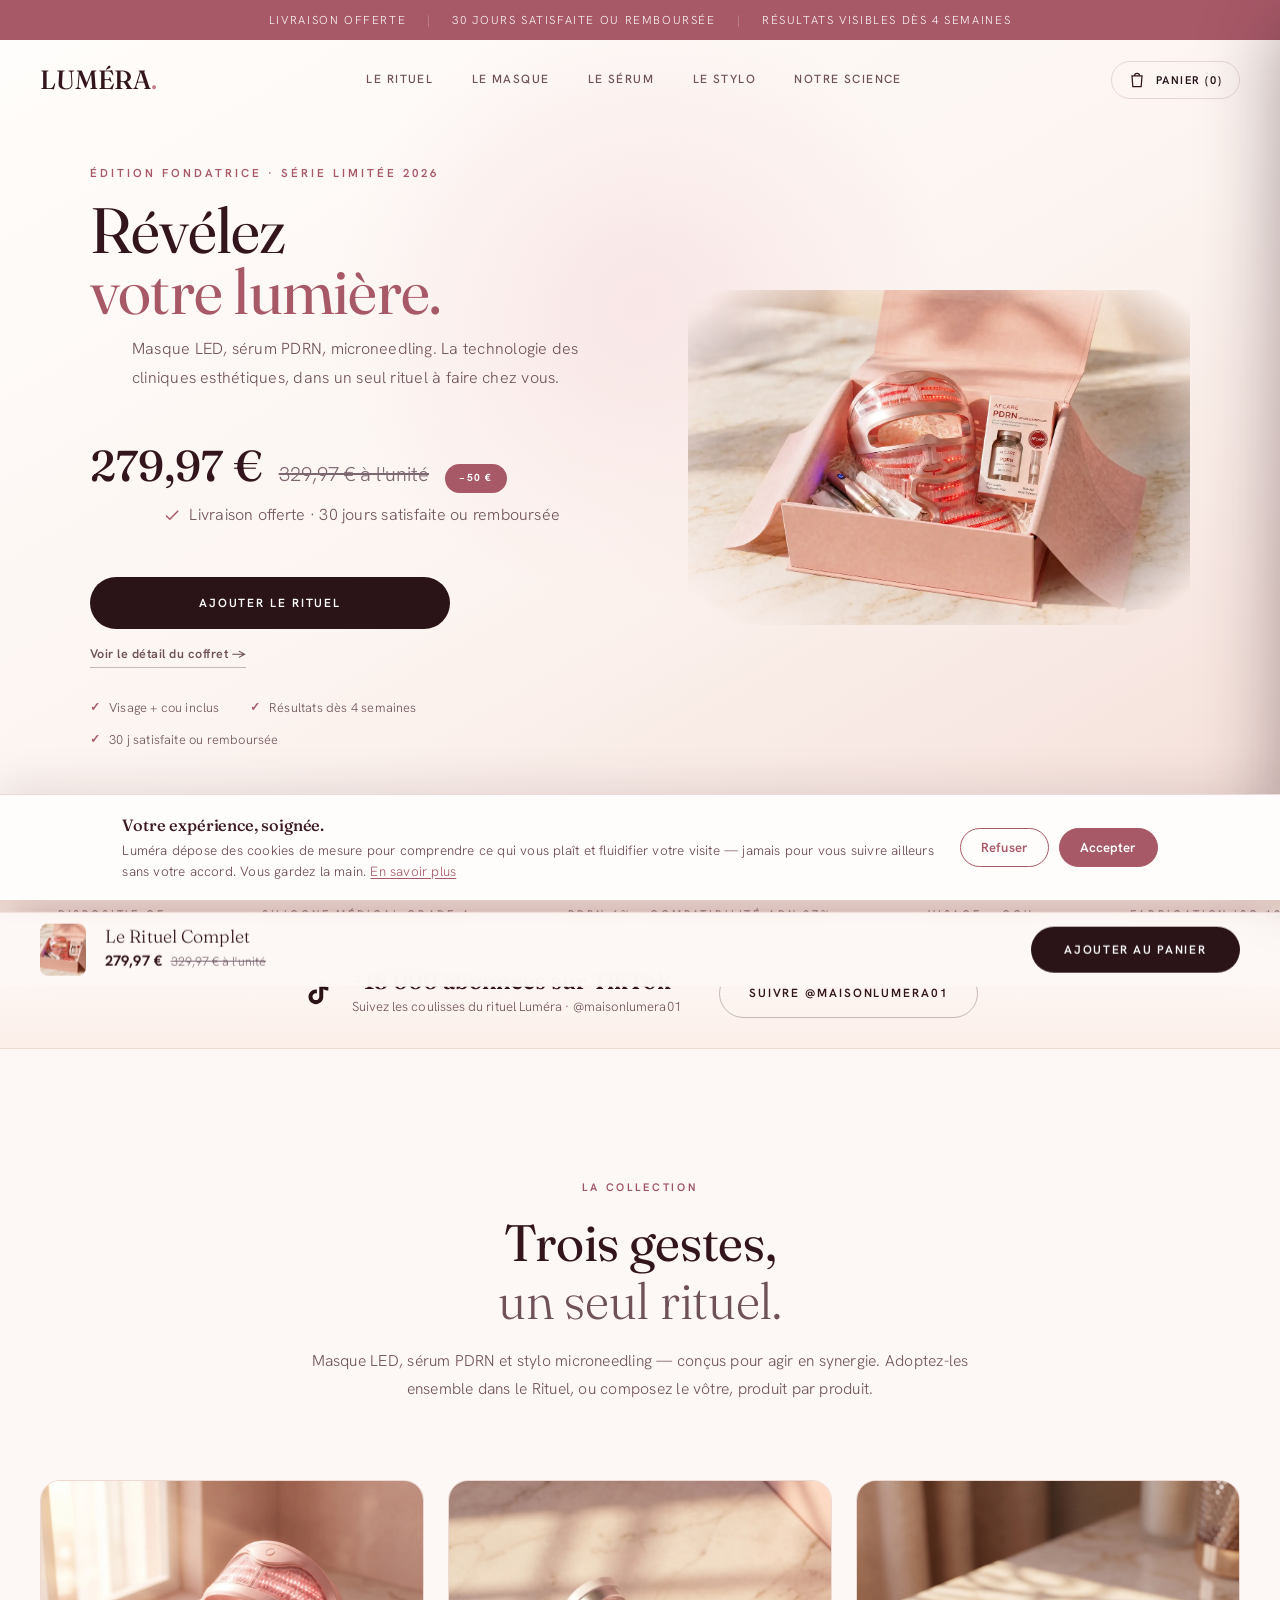
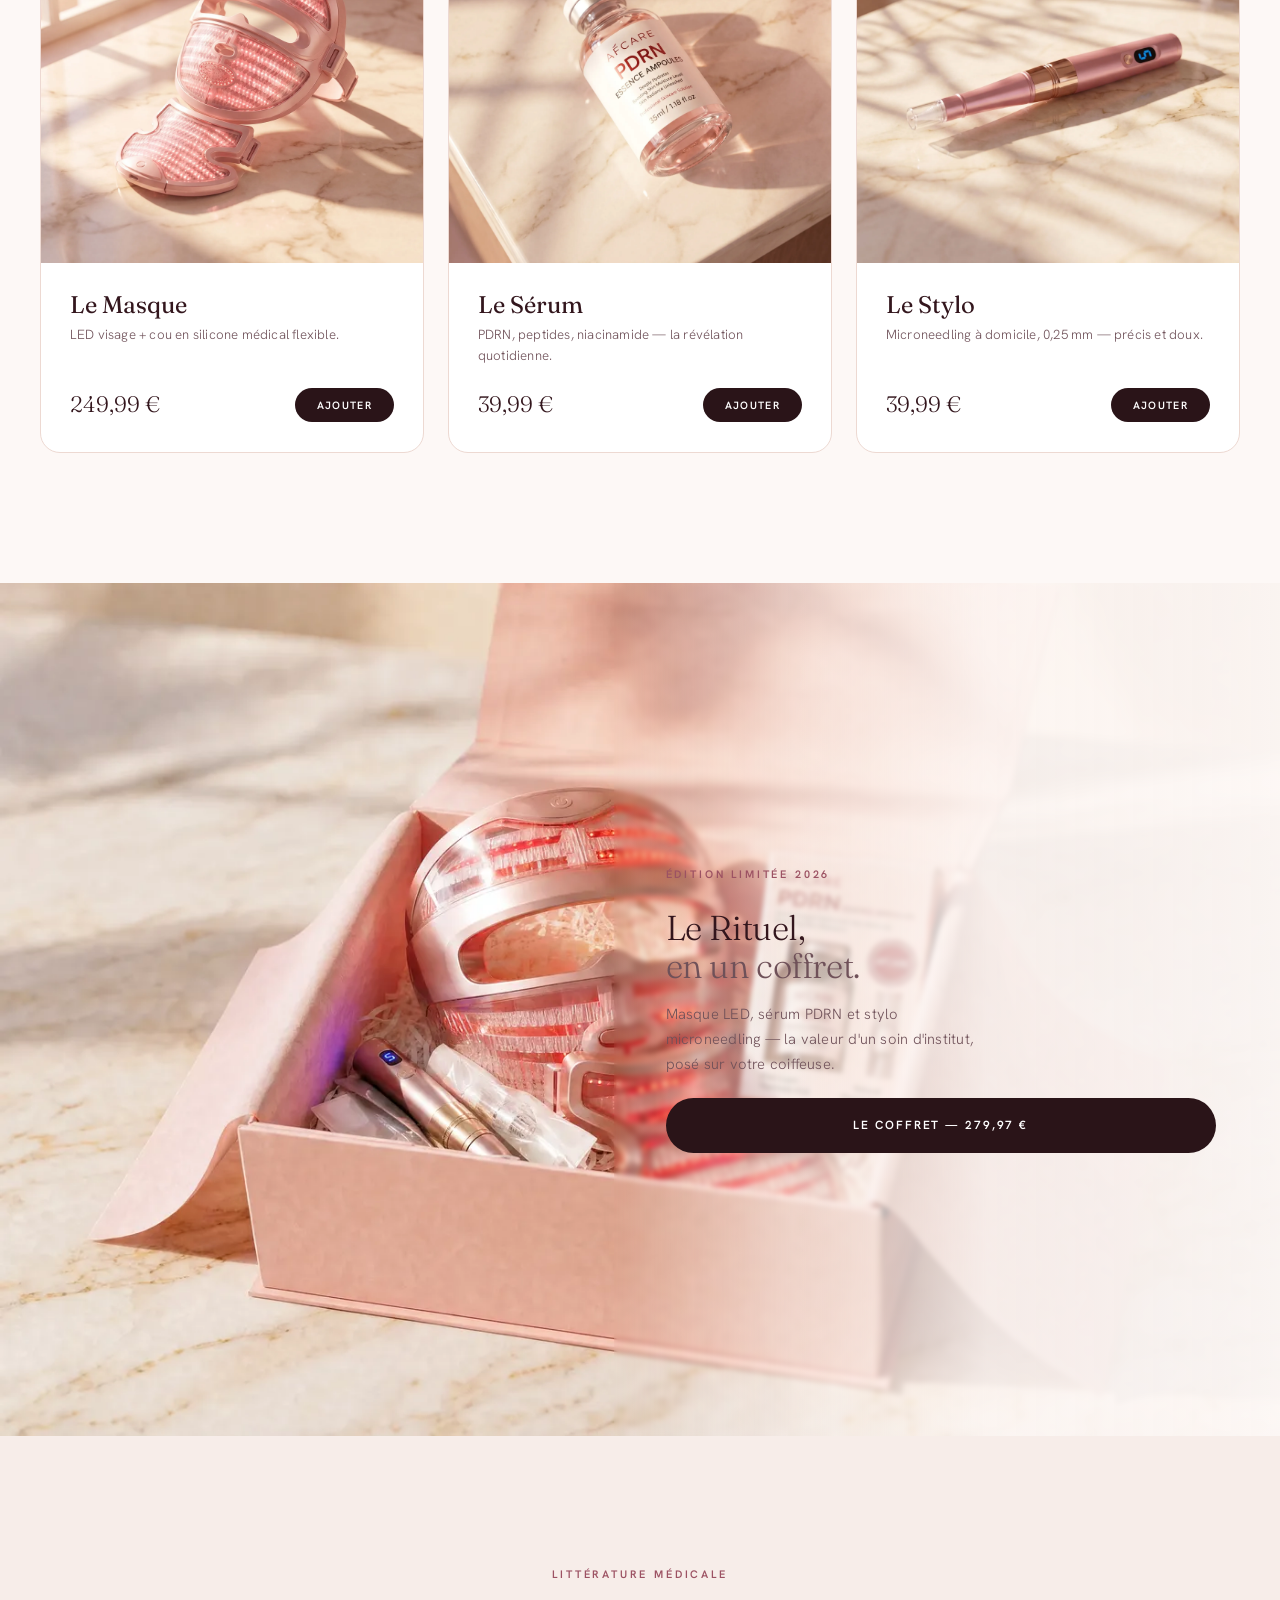
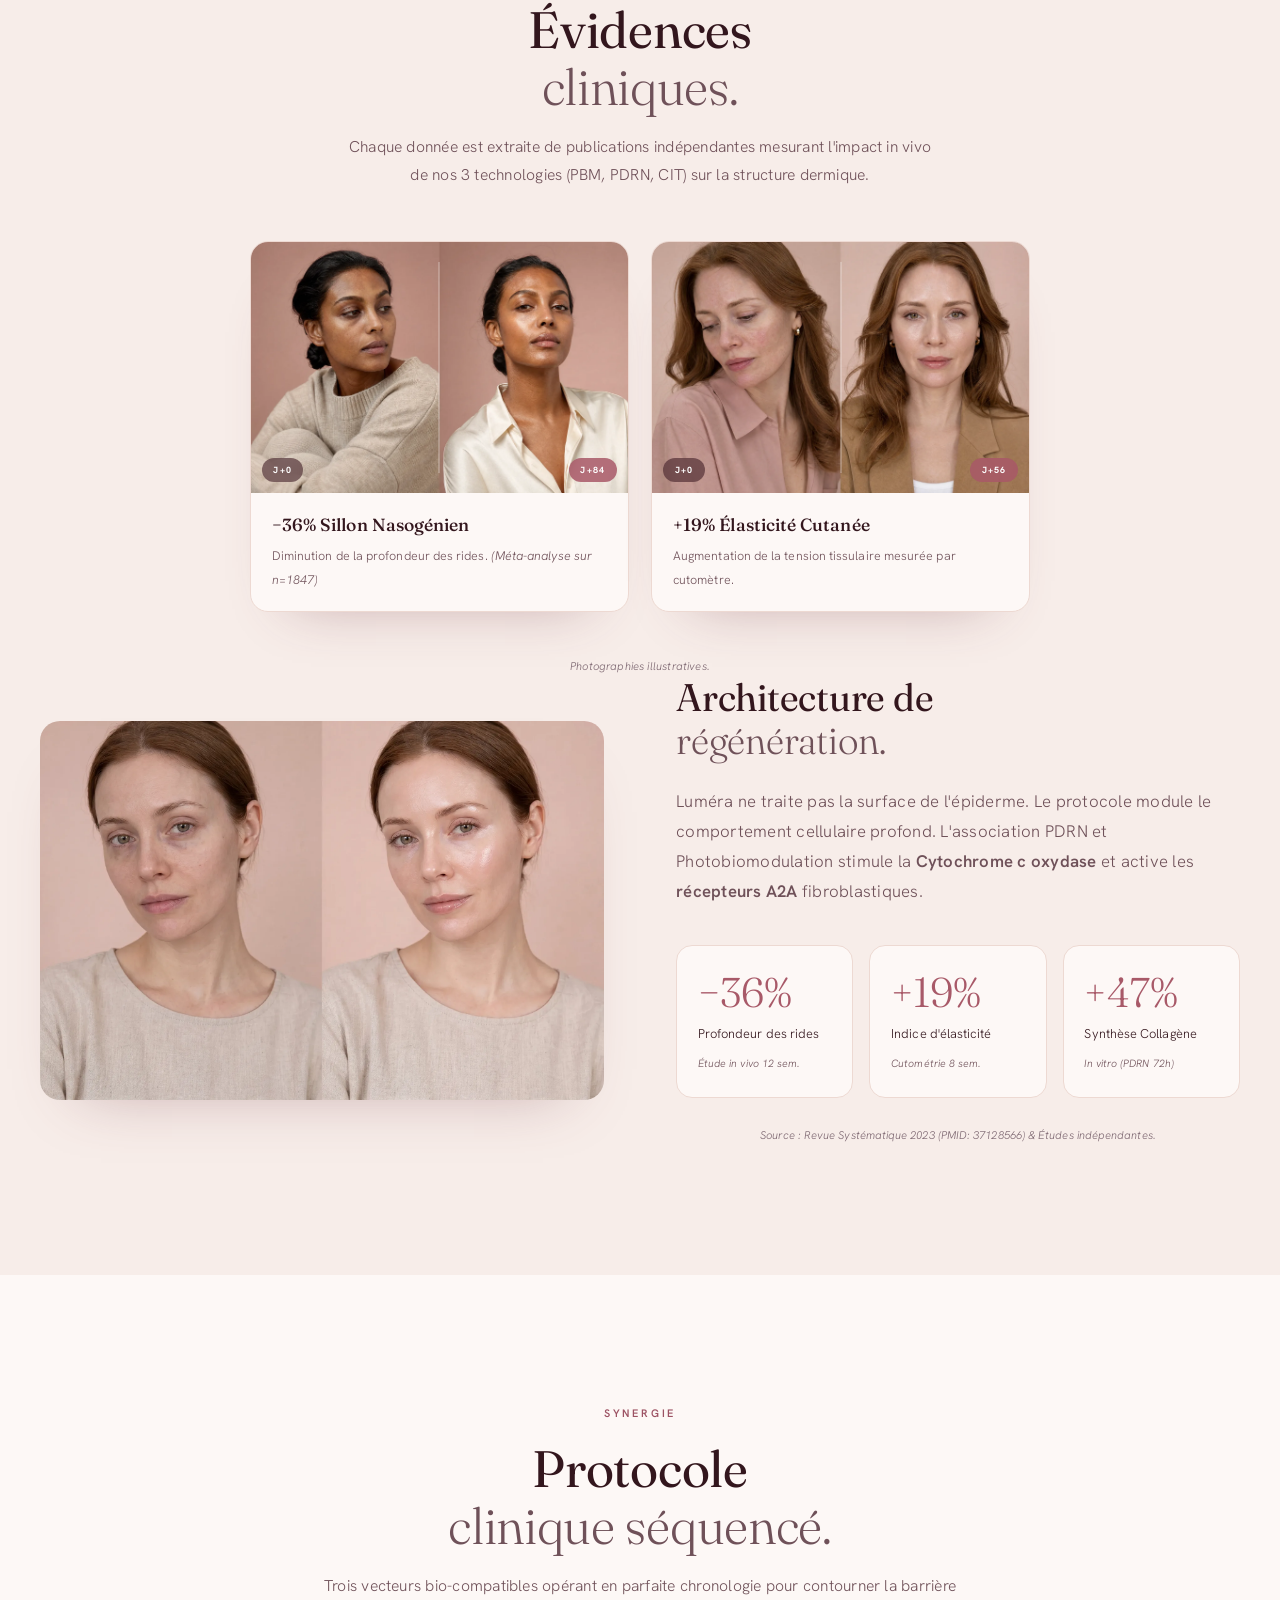
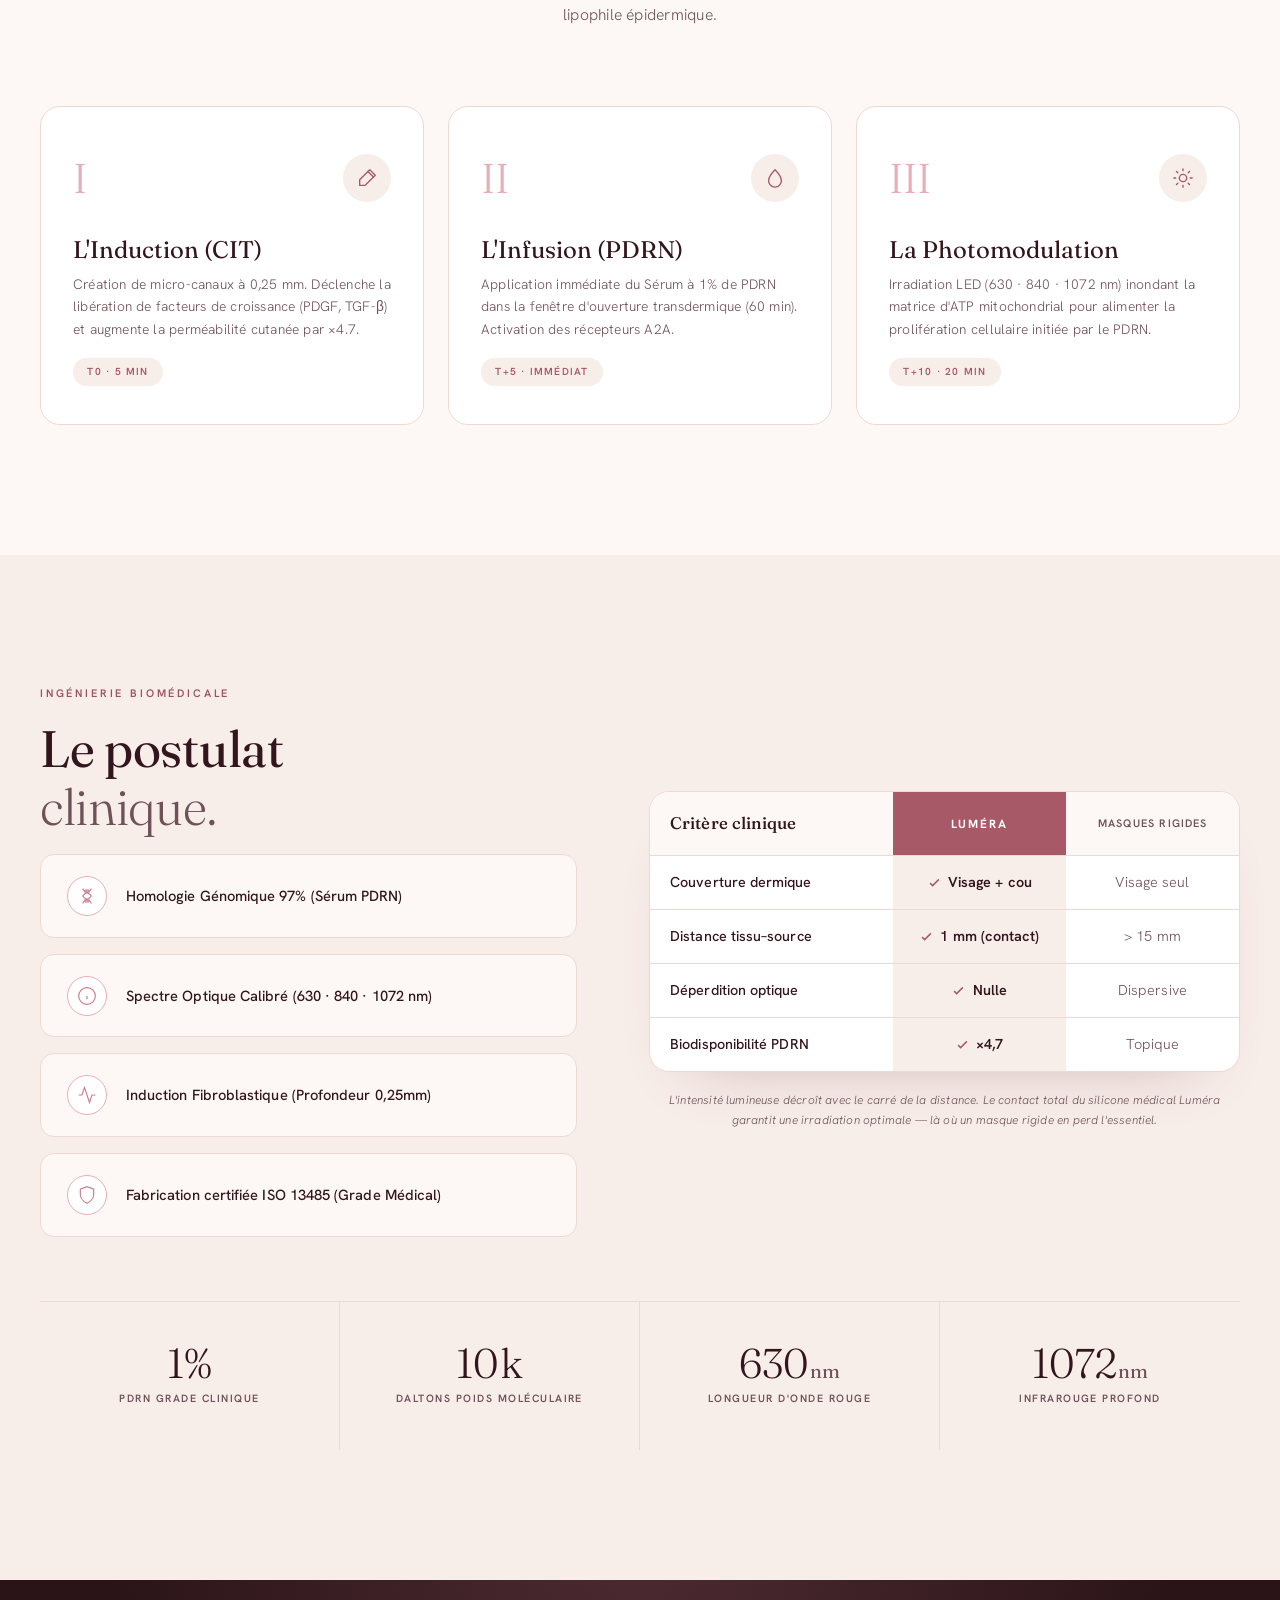
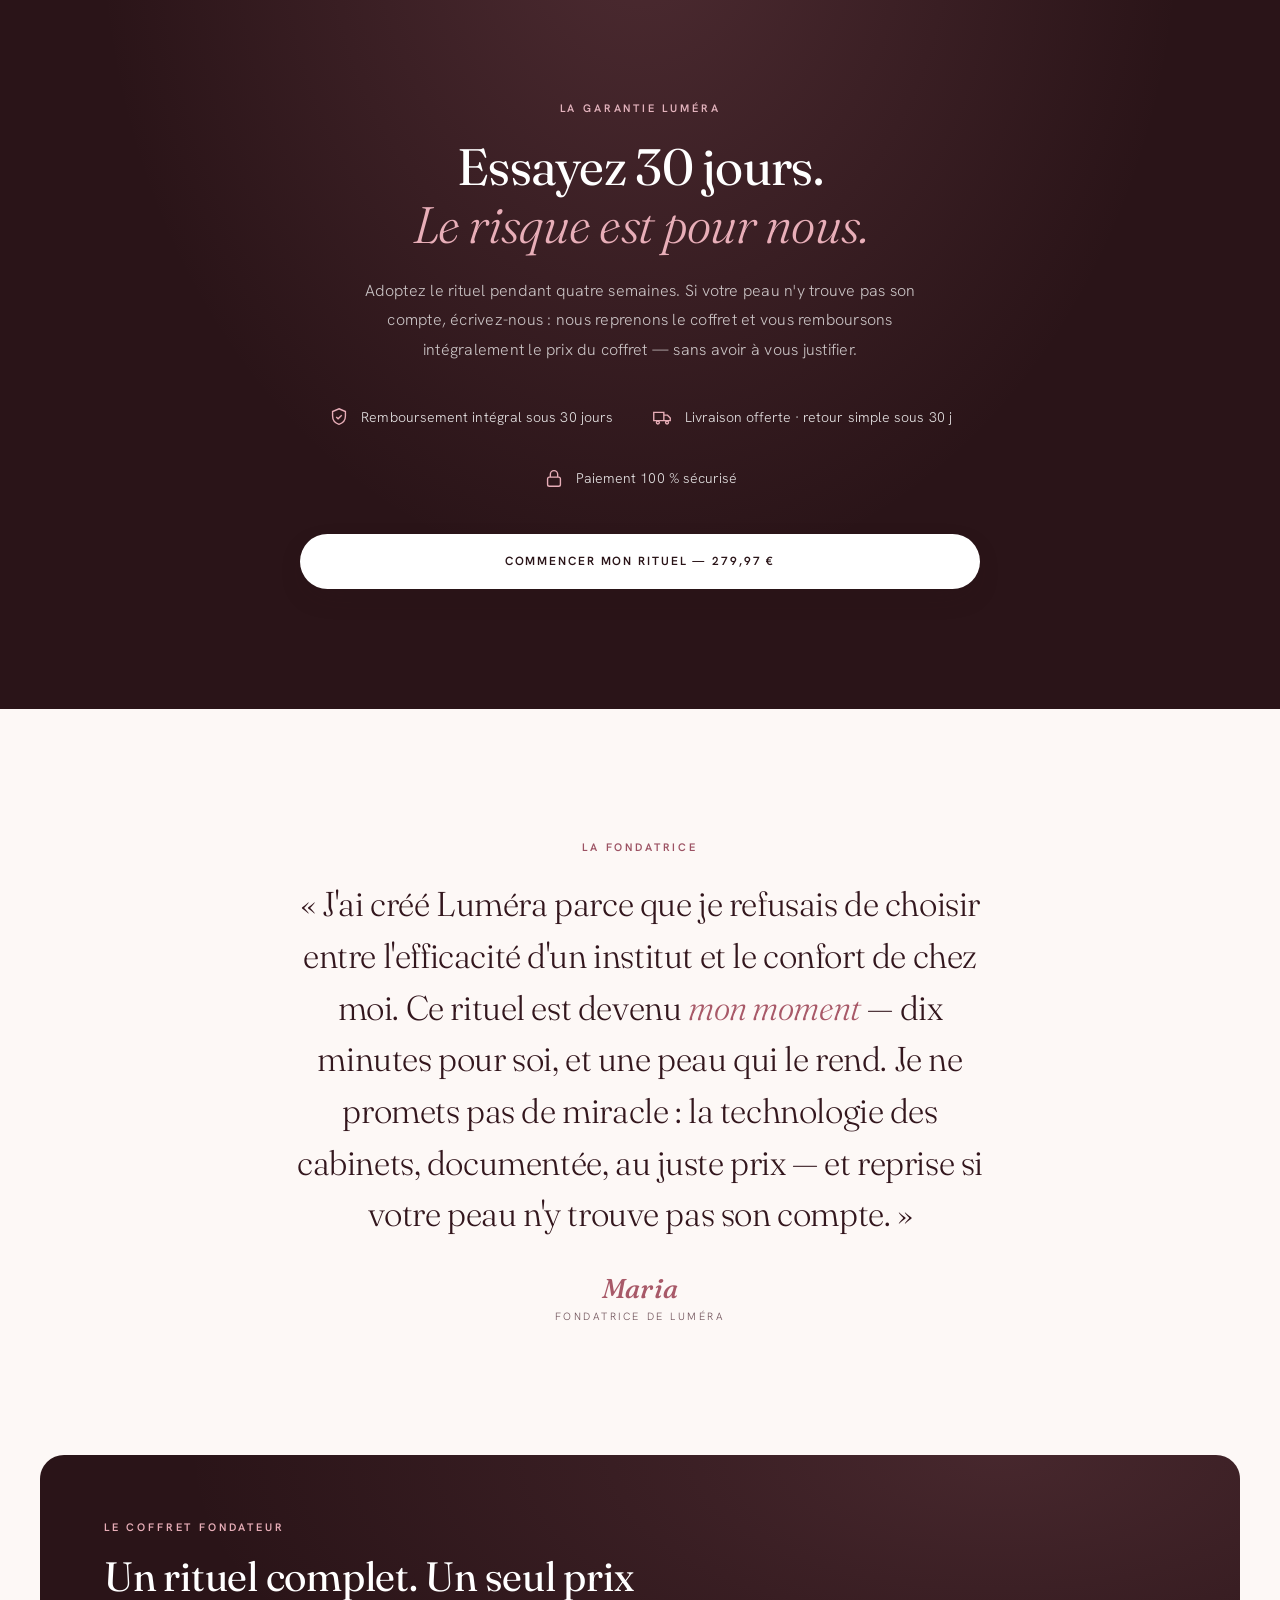
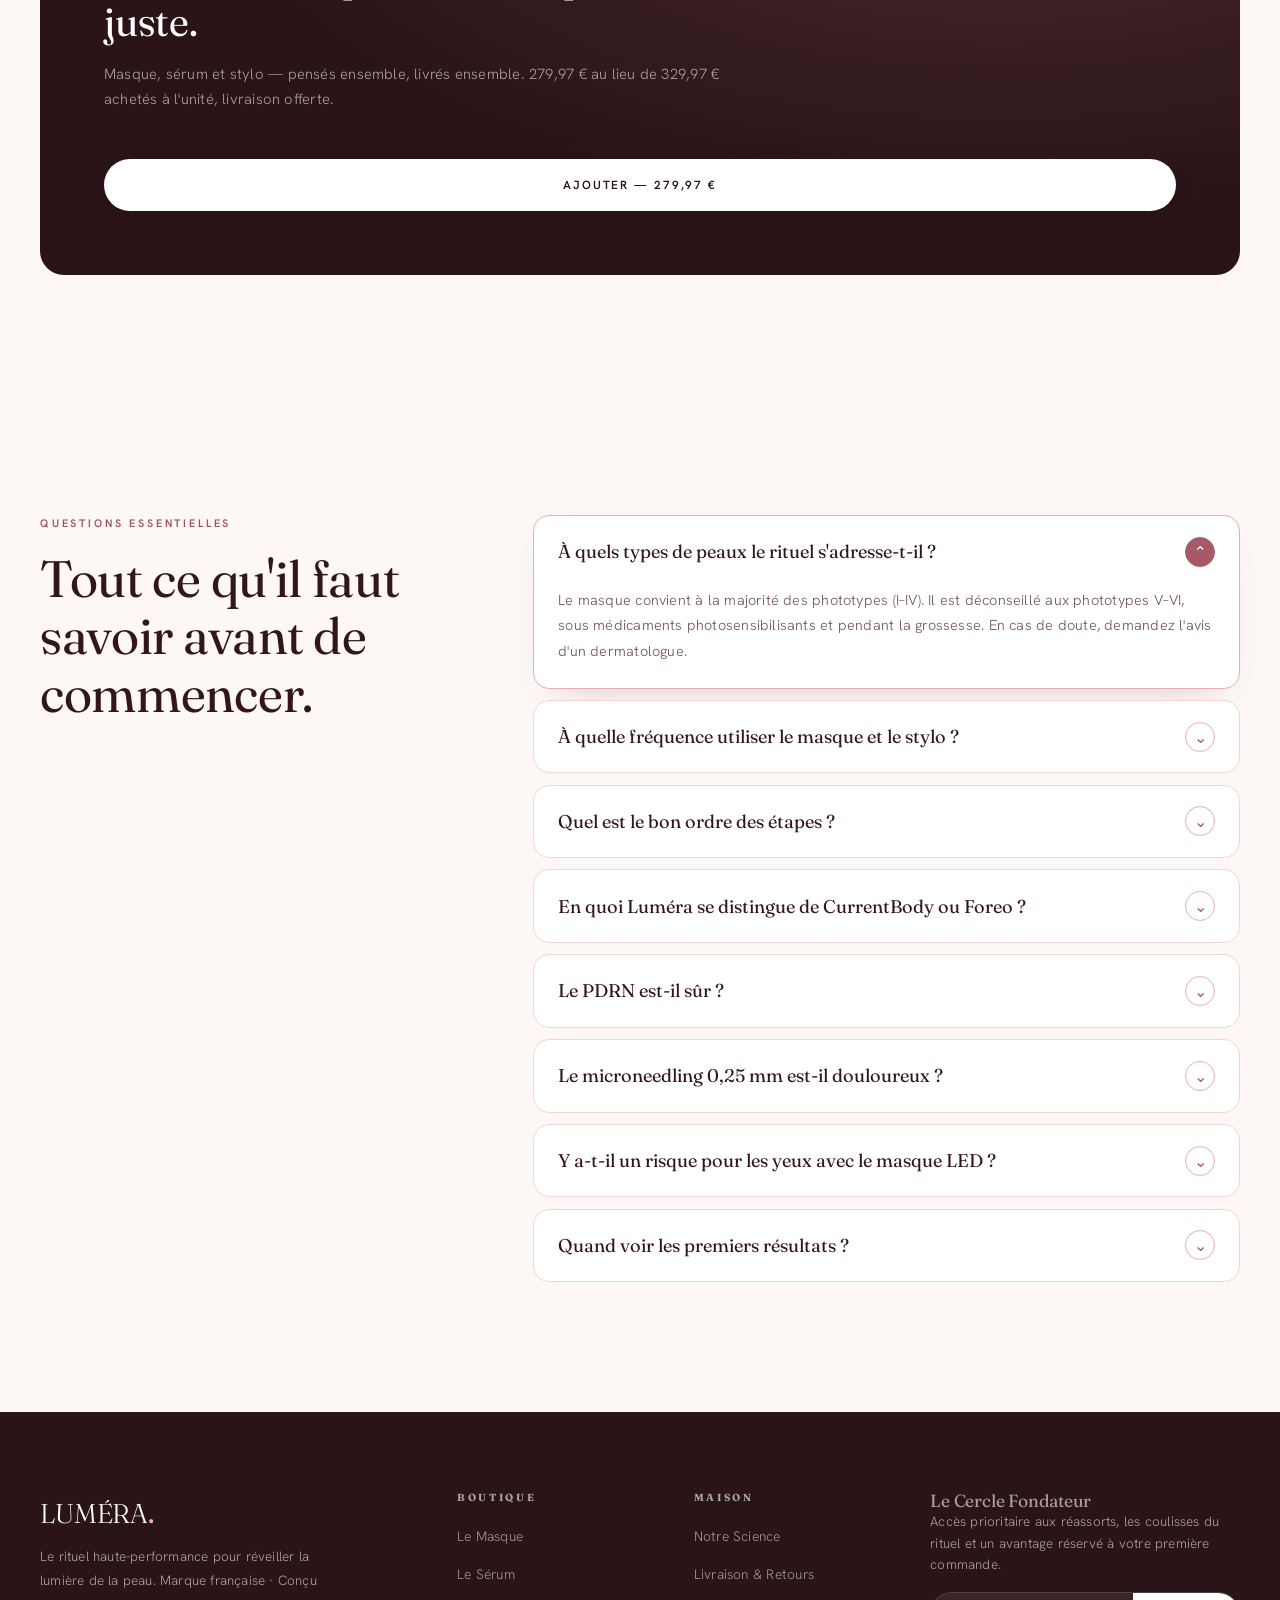
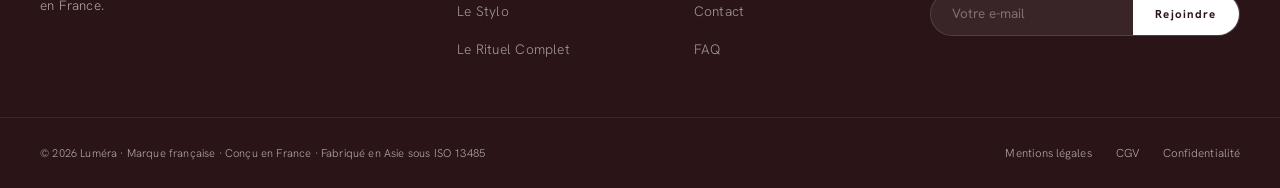
<file: index.html>
<!DOCTYPE html>
<html lang="fr"><head>
<meta charset="UTF-8">
<meta name="viewport" content="width=device-width, initial-scale=1.0">
<title>LUMÉRA — Le rituel lumière. Masque LED · Sérum PDRN · Microneedling</title>
    <link rel="canonical" href="https://lumera-skincare.com/">
<meta name="description" content="Le rituel anti-âge des cliniques esthétiques, repensé pour la maison. Masque LED face + cou, sérum PDRN, microneedling. Documenté en clinique, conçu en France.">
<meta name="theme-color" content="#FDF8F6">
<link rel="icon" href="data:image/svg+xml,&lt;svg xmlns='http://www.w3.org/2000/svg' viewBox='0 0 32 32'&gt;&lt;rect width='32' height='32' rx='7' fill='%233D1A24'/&gt;&lt;text x='16' y='23' font-family='Georgia,serif' font-size='20' fill='%23E8AEB8' text-anchor='middle'&gt;L&lt;/text&gt;&lt;/svg&gt;">
<meta property="og:type" content="website">
<meta property="og:title" content="LUMÉRA — Le Rituel Lumière">
<meta property="og:description" content="Le rituel anti-âge des cliniques esthétiques, repensé pour la maison. Masque LED, sérum PDRN, microneedling. Conçu en France.">
<meta property="og:url" content="https://lumera-skincare.com/">
<meta property="og:image" content="https://lumera-skincare.com/assets/coffret-hero.webp?v=12">
<meta name="twitter:card" content="summary_large_image">
<meta name="twitter:title" content="LUMÉRA — Le Rituel Lumière">
<meta name="twitter:description" content="Le rituel anti-âge des cliniques esthétiques, repensé pour la maison. Masque LED, sérum PDRN, microneedling. Conçu en France.">
<meta name="twitter:image" content="https://lumera-skincare.com/assets/coffret-hero.webp?v=12">
<link rel="preconnect" href="https://fonts.googleapis.com">
<link rel="preconnect" href="https://fonts.gstatic.com" crossorigin="">
<link href="https://fonts.googleapis.com/css2?family=Hanken+Grotesk:wght@300;400;500;600;700&display=swap" rel="stylesheet" media="print" onload="this.media='all'">
<link href="https://fonts.googleapis.com/css2?family=Fraunces:ital,opsz,wght@0,9..144,300..600;1,9..144,300..600&display=swap" rel="stylesheet">
<noscript><link href="https://fonts.googleapis.com/css2?family=Hanken+Grotesk:wght@300;400;500;600;700&display=swap" rel="stylesheet"></noscript>
<link rel="preload" as="image" href="assets/coffret-open.webp?v=12" fetchpriority="high">
<link rel="stylesheet" href="styles.css?v=32">
<style>
*,*::before,*::after{margin:0;padding:0;box-sizing:border-box}
:root{
  --rose:#C97E8C;--rose-dark:#A85968;--rose-light:#E8AEB8;
  --bordeaux:#5C2D3A;--bordeaux-deep:#3D1A24;--ink:#2A1418;
  --cream:#FDF8F6;--cream2:#FAF3EF;--blush:#F7EDE9;--blush-mid:#EDD9D2;--beige:#EBDFD2;
  --text:#33161D;--text-mid:#6F5159;--text-light:#7C6670;
  --gold:#B98E5E;--gold-soft:#DCC1A0;
  --serif:'Fraunces',Georgia,'Times New Roman',serif;
  --sans:'Hanken Grotesk',-apple-system,BlinkMacSystemFont,sans-serif;
  --font-serif:'Fraunces',Georgia,serif;--font-sans:'Hanken Grotesk',-apple-system,sans-serif;--c-text-muted:#6F5159;--c-text-light:#7C6670;
}
html{scroll-behavior:smooth}
body{font-family:var(--sans);background:var(--cream);color:var(--text);overflow-x:hidden;-webkit-font-smoothing:antialiased}
a{text-decoration:none;color:inherit}
img{display:block;max-width:100%;height:auto}
ul{list-style:none}
.lnum{font-variant-numeric:lining-nums tabular-nums;font-feature-settings:"lnum" 1,"tnum" 1}
.container{max-width:1340px;margin:0 auto;padding:0 2.5rem}

/* BUTTONS */
.btn{display:inline-flex;align-items:center;justify-content:center;gap:.6rem;font-family:var(--sans);font-size:.74rem;font-weight:600;letter-spacing:.14em;text-transform:uppercase;padding:1.05rem 2.2rem;border-radius:100px;cursor:pointer;transition:.28s cubic-bezier(.22,1,.36,1);border:1px solid transparent;white-space:nowrap}
.btn-dark{background:var(--ink);color:#fff}
.btn-dark:hover{background:var(--bordeaux);transform:translateY(-2px);box-shadow:0 16px 34px -14px rgba(42,20,24,.6)}
.btn-ghost{background:transparent;border-color:rgba(61,26,36,.28);color:var(--text)}
.btn-ghost:hover{border-color:var(--text);transform:translateY(-2px)}
.btn-light{background:#fff;color:var(--ink);box-shadow:0 10px 30px -12px rgba(42,20,24,.35)}
.btn-light:hover{background:var(--cream);transform:translateY(-2px)}

/* ANNOUNCE */
.announce{background:var(--rose-dark);color:rgba(255,255,255,.94);text-align:center;padding:11px 1rem;font-size:.72rem;letter-spacing:.14em;text-transform:uppercase}
.announce span{opacity:.4;margin:0 1.3rem}

/* HEADER */
#header{position:fixed;top:0;left:0;right:0;z-index:100;transition:.3s;padding-top:38px}
#header.scrolled{padding-top:0;background:rgba(253,248,246,.92);backdrop-filter:blur(14px);box-shadow:0 1px 0 var(--blush-mid)}
.nav{max-width:1340px;margin:0 auto;padding:1.3rem 2.5rem;display:flex;align-items:center;justify-content:space-between}
.nav-logo{font-family:var(--serif);font-size:1.65rem;font-weight:500;letter-spacing:.18em;color:var(--text)}
.nav-logo b{color:var(--rose);font-weight:500}
.nav-links{display:flex;gap:2.4rem}
.nav-links a{font-size:.74rem;font-weight:500;letter-spacing:.12em;text-transform:uppercase;color:var(--text-mid);transition:.2s}
.nav-links a:hover{color:var(--rose-dark)}
.nav-cart{display:inline-flex;align-items:center;gap:.55rem;font-size:.74rem;font-weight:500;letter-spacing:.1em;text-transform:uppercase;color:var(--text);background:none;border:1px solid var(--c-border,#e7d8d3);border-radius:100px;padding:.5rem 1.05rem .5rem .9rem;cursor:pointer;font-family:var(--sans);transition:.2s}
.nav-cart:hover{border-color:var(--text);background:rgba(80,30,40,.04)}
.nav-cart svg{width:18px;height:18px}
.nav-cart svg{width:20px;height:20px;stroke:var(--text);stroke-width:1.5;fill:none}
.nav-right{display:flex;align-items:center;gap:1.2rem}
.nav-burger{display:none;flex-direction:column;gap:5px;background:none;border:none;cursor:pointer;padding:5px;z-index:101}
.nav-burger span{display:block;width:24px;height:2px;background:var(--text);border-radius:2px;transition:.3s}
body.menu-open .nav-burger span:nth-child(1){transform:translateY(7px) rotate(45deg)}
body.menu-open .nav-burger span:nth-child(2){opacity:0}
body.menu-open .nav-burger span:nth-child(3){transform:translateY(-7px) rotate(-45deg)}

/* HERO */
.hero{height:auto;min-height:auto;background:linear-gradient(180deg,#FFFCFA 0%,#FCF1EC 58%,#F6E2DC 100%);display:flex;align-items:flex-start;position:relative;overflow:hidden;padding-bottom:1rem}
.hero-orb{position:absolute;left:calc(50% - 320px);top:34%;width:640px;height:640px;border-radius:50%;background:radial-gradient(circle,rgba(232,174,184,.34) 0%,transparent 68%);transform:translateY(-50%);pointer-events:none;animation:pulse 9s ease-in-out infinite}
@keyframes pulse{0%,100%{transform:translateY(-50%) scale(1);opacity:.8}50%{transform:translateY(-52%) scale(1.07);opacity:1}}
.hero-inner{max-width:1080px;margin:0 auto;padding:104px 2.5rem 1.2rem;width:100%;display:flex;flex-direction:column;align-items:center;text-align:center;position:relative;z-index:2}
.hero-buy{width:100%;display:flex;flex-direction:column;align-items:center;margin-top:.2rem}
.social-band{background:linear-gradient(180deg,#FFFCFA,#FBEEE9);padding:1.9rem 0;border-top:1px solid var(--blush-mid);border-bottom:1px solid var(--blush-mid)}
.social-band-inner{display:flex;align-items:center;justify-content:center;gap:1.1rem 2.4rem;flex-wrap:wrap}
.social-band-lead{display:flex;align-items:center;gap:1rem}
.social-band-lead>svg{width:34px;height:34px;fill:var(--ink);flex-shrink:0}
.social-band-txt{text-align:left}
.social-band-txt strong{display:block;font-family:var(--serif);font-size:1.4rem;color:var(--text);line-height:1.1}
.social-band-txt span{font-size:.82rem;color:var(--text-mid)}
.social-band-btn{width:auto;padding:.85rem 1.8rem}
@media(max-width:560px){.social-band-inner{flex-direction:column}.social-band-lead{flex-direction:column;text-align:center;gap:.55rem}.social-band-txt{text-align:center}}
.hero-eyebrow{font-size:.72rem;font-weight:600;letter-spacing:.22em;text-transform:uppercase;color:var(--rose-dark);margin-bottom:1rem}
.hero h1{font-family:var(--serif);font-size:clamp(2.7rem,5vw,4.4rem);font-weight:420;line-height:1.02;color:var(--text);margin-bottom:.9rem}
.hero h1 em{font-style:italic;color:var(--rose-dark);display:block}
.hero-lead{font-size:1.05rem;color:var(--text-mid);line-height:1.7;max-width:520px;margin:0 auto 1.3rem}
.hero-cta{display:flex;gap:1rem;flex-wrap:wrap;justify-content:center;margin-bottom:1.7rem}
.hero-proof{display:flex;flex-wrap:wrap;justify-content:center;gap:.7rem 1.9rem;max-width:700px;margin:0 auto}
.hero-proof li{font-size:.8rem;color:var(--text-mid);display:flex;align-items:center;gap:.55rem}
.hero-proof li::before{content:'✦';color:var(--rose);font-size:.7rem}
.hero-entry{display:inline-flex;align-items:center;gap:.4rem;margin-bottom:2.4rem;font-size:.82rem;color:var(--rose-dark);font-weight:500;transition:.2s}
.hero-entry:hover{gap:.7rem}
.hero-showcase{position:relative;width:min(560px,84vw);margin:.2rem auto .6rem}
.hero-showcase::before{content:'';position:absolute;left:50%;top:47%;width:80%;height:72%;transform:translate(-50%,-50%);background:radial-gradient(ellipse at center,rgba(232,174,184,.55) 0%,transparent 70%);filter:blur(8px);z-index:0;pointer-events:none}
.hero-showcase>img{position:relative;z-index:1;width:100%;height:auto;display:block;object-fit:contain;-webkit-mask-image:radial-gradient(ellipse 76% 76% at 50% 48%,#000 58%,transparent 86%);mask-image:radial-gradient(ellipse 76% 76% at 50% 48%,#000 58%,transparent 86%);filter:drop-shadow(0 34px 54px rgba(120,60,70,.26))}
/* Desktop : hero 2 colonnes pour remonter le CTA above-the-fold */
@media (min-width:981px){
  .hero-inner{display:grid;grid-template-columns:1.04fr .96fr;grid-template-rows:auto auto auto 1fr;column-gap:3.4rem;align-items:start;text-align:left;max-width:1180px;padding:124px 2.5rem 2.6rem}
  .hero-eyebrow{grid-column:1;grid-row:1;margin-bottom:1.1rem}
  .hero h1{grid-column:1;grid-row:2}
  .hero-lead{grid-column:1;grid-row:3;margin:0 0 1.7rem}
  .hero-buy{grid-column:1;grid-row:4;align-items:flex-start}
  .hero-showcase{grid-column:2;grid-row:1/5;align-self:center;width:100%;max-width:520px;margin:0}
  .hero-cta{justify-content:flex-start}
  .hero-proof{justify-content:flex-start;margin:0;max-width:none}
}
@keyframes floatY{0%,100%{transform:translateY(0)}50%{transform:translateY(-16px)}}
.hero-badge{position:absolute;left:1.6rem;bottom:1.6rem;background:#fff;border-radius:100px;padding:.6rem .6rem .6rem 1.3rem;display:flex;align-items:center;gap:1.1rem;box-shadow:0 18px 40px -16px rgba(120,60,70,.45)}
.hero-badge .bv{font-family:var(--serif);font-size:1.5rem;color:var(--text);display:block;line-height:1}
.hero-badge .bl{font-size:.62rem;letter-spacing:.12em;text-transform:uppercase;color:var(--text-mid)}
.hero-badge-arrow{width:42px;height:42px;border-radius:50%;background:var(--ink);color:#fff;display:flex;align-items:center;justify-content:center;font-size:1rem;flex-shrink:0;transition:.25s}
.hero-badge:hover .hero-badge-arrow{background:var(--rose-dark)}
.hero-video-wrap{position:relative;width:min(540px,82vw);margin:.3rem auto 1.7rem;border-radius:24px;overflow:hidden;box-shadow:0 40px 72px -34px rgba(120,60,70,.46);background:#F6E2DC;isolation:isolate}
.hero-video-wrap video{display:block;width:100%;height:auto;aspect-ratio:16/10;object-fit:cover}
.hero-video-wrap::after{content:'';position:absolute;inset:0;border-radius:26px;box-shadow:inset 0 0 0 1px rgba(255,255,255,.5);pointer-events:none;z-index:2}
.hero-video-glow{position:absolute;left:50%;top:50%;width:120%;height:120%;transform:translate(-50%,-50%);background:radial-gradient(ellipse at center,rgba(232,174,184,.35) 0%,transparent 65%);filter:blur(20px);z-index:-1;pointer-events:none}
.hero-scroll{display:inline-flex;flex-direction:column;align-items:center;gap:.45rem;margin:2.1rem auto 0;background:none;border:0;cursor:pointer;color:var(--rose-dark);font-size:.7rem;font-weight:600;letter-spacing:.2em;text-transform:uppercase;font-family:inherit}
.hero-scroll svg{width:22px;height:22px;animation:heroBounce 1.9s ease-in-out infinite}
.hero-scroll:hover svg{color:var(--ink)}
@keyframes heroBounce{0%,100%{transform:translateY(0)}50%{transform:translateY(6px)}}

/* TICKER */
.ticker{background:var(--blush-mid);padding:13px 0;overflow:hidden;border-top:1px solid var(--blush);border-bottom:1px solid var(--blush)}
.ticker-track{display:flex;width:max-content;animation:tk 34s linear infinite}
.ticker-track:hover{animation-play-state:paused}
@keyframes tk{from{transform:translateX(0)}to{transform:translateX(-50%)}}
.ticker-item{white-space:nowrap;padding:0 2.4rem;font-size:.68rem;font-weight:500;letter-spacing:.16em;text-transform:uppercase;color:var(--text-mid);display:flex;align-items:center;gap:.6rem}
.ticker-item::before{content:'✦';color:var(--rose);font-size:.5rem}

/* SECTION SHARED */
.sec{padding:110px 0}
.sec-head{text-align:center;max-width:680px;margin:0 auto 4rem}
.eyebrow{display:block;font-size:.68rem;font-weight:600;letter-spacing:.24em;text-transform:uppercase;color:#9C5263;margin-bottom:1.1rem}
.h2{font-family:var(--serif);font-size:clamp(2.4rem,4vw,3.6rem);font-weight:400;line-height:1.12;color:var(--text)}
.h2 em{font-style:italic;color:var(--rose-dark)}
.sub{font-size:.98rem;color:var(--text-mid);line-height:1.8;margin-top:1.1rem}

/* COLLECTION */
.collection{background:var(--cream)}
.coffret{display:grid;grid-template-columns:1fr 1.1fr;background:var(--blush);border-radius:24px;overflow:hidden;margin-bottom:2px;box-shadow:0 30px 60px -40px rgba(120,60,70,.35)}
.coffret-body{padding:4rem 3.6rem;display:flex;flex-direction:column;justify-content:center}
.coffret-body .eyebrow{color:var(--rose-dark)}
.coffret-body h3{font-family:var(--serif);font-size:2.8rem;font-weight:400;color:var(--text);margin:.3rem 0 1rem;line-height:1.05}
.coffret-body p{font-size:.95rem;color:var(--text-mid);line-height:1.7;max-width:400px;margin-bottom:1.6rem}
.coffret-price{display:flex;align-items:center;gap:1rem;flex-wrap:wrap;margin-bottom:.6rem}
.coffret-price .now{font-family:var(--serif);font-size:2.4rem;color:var(--text)}
.coffret-price .was{font-size:1.15rem;color:var(--text-light);text-decoration:line-through}
.coffret-price .save{font-size:.62rem;font-weight:600;letter-spacing:.14em;text-transform:uppercase;color:#fff;background:var(--rose-dark);padding:.4rem 1rem;border-radius:100px}
.coffret-anchor{font-size:.84rem;font-style:italic;color:var(--rose-dark);margin-bottom:1.8rem}
.coffret-cta{display:flex;gap:.9rem;flex-wrap:wrap}
.coffret-img{position:relative;min-height:440px;background:linear-gradient(150deg,#F0DAD7,#E7C4C2)}
.coffret-img img{position:absolute;inset:0;width:100%;height:100%;object-fit:cover}
.unit-label{text-align:center;font-size:.68rem;font-weight:600;letter-spacing:.26em;text-transform:uppercase;color:var(--rose);margin:3.2rem 0 1.8rem}
.cards{display:grid;grid-template-columns:repeat(3,1fr);gap:1.5rem}
.pcard{background:#fff;border:1px solid var(--blush-mid);border-radius:20px;overflow:hidden;transition:.3s;display:flex;flex-direction:column}
.pcard:hover{transform:translateY(-4px);box-shadow:0 30px 50px -34px rgba(120,60,70,.4)}
.pcard-img{aspect-ratio:1/1;width:100%;object-fit:cover;background:var(--blush);transition:transform .6s var(--ease-out,cubic-bezier(.22,1,.36,1))}
.pcard:hover .pcard-img{transform:scale(1.045)}
.pcard-body{padding:1.8rem;display:flex;flex-direction:column;flex:1}
.pcard h3, .pcard h4{font-family:var(--serif);font-size:1.5rem;font-weight:400;color:var(--text);margin-bottom:.4rem}
.pcard p{font-size:.83rem;color:var(--text-mid);line-height:1.6;margin-bottom:1.3rem;min-height:2.6em}
.pcard-foot{display:flex;align-items:center;justify-content:space-between;margin-top:auto}
.pcard-price{font-family:var(--serif);font-size:1.4rem;color:var(--text)}
.pcard-link{font-size:.72rem;font-weight:600;letter-spacing:.1em;text-transform:uppercase;color:var(--rose-dark);display:inline-flex;gap:.4rem;align-items:center}

/* RESULTS */
.results{background:var(--blush)}
.results-grid{display:grid;grid-template-columns:1fr 1fr;gap:4.5rem;align-items:center}
.results-img{border-radius:20px;overflow:hidden;box-shadow:0 30px 60px -40px rgba(120,60,70,.4)}
.results-img img{width:100%;height:100%;object-fit:cover;max-height:560px}
.results-stats{display:grid;grid-template-columns:repeat(3,1fr);gap:1rem;margin-top:2.4rem}
.stat{background:var(--cream);border:1px solid var(--blush-mid);border-radius:16px;padding:1.6rem 1.3rem}
.stat .v{font-family:var(--serif);font-size:2.6rem;font-weight:300;color:var(--rose-dark);line-height:1;display:block;margin-bottom:.5rem}
.stat .l{font-size:.8rem;color:var(--text);line-height:1.4}
.stat .s{font-size:.66rem;font-style:italic;color:var(--text-mid);margin-top:.6rem;display:block}
.results-head{text-align:center;max-width:600px;margin:0 auto 3.2rem}
.ba-cards{display:grid;grid-template-columns:repeat(2,1fr);gap:1.4rem;margin-bottom:2.8rem;max-width:780px;margin-left:auto;margin-right:auto}
.ba-card{background:var(--cream);border:1px solid var(--blush-mid);border-radius:18px;overflow:hidden;box-shadow:0 30px 55px -42px rgba(120,60,70,.45);transition:transform .35s var(--ease-out,cubic-bezier(.22,1,.36,1)),box-shadow .35s}
.ba-card:hover{transform:translateY(-5px);box-shadow:0 38px 64px -38px rgba(120,60,70,.5)}
.ba-media{position:relative;aspect-ratio:3/2;overflow:hidden}
.ba-media img{width:100%;height:100%;object-fit:cover;display:block}
.ba-media::after{content:'';position:absolute;top:8%;bottom:8%;left:50%;width:1px;background:rgba(255,255,255,.45);transform:translateX(-50%)}
.ba-tag{position:absolute;bottom:.7rem;font-size:.56rem;font-weight:700;letter-spacing:.14em;text-transform:uppercase;color:#fff;background:rgba(61,26,36,.58);-webkit-backdrop-filter:blur(6px);backdrop-filter:blur(6px);padding:.3rem .7rem;border-radius:100px}
.ba-tag.before{left:.7rem}
.ba-tag.after{right:.7rem;background:rgba(168,89,104,.85)}
.ba-cap{padding:1.1rem 1.3rem 1.3rem}
.ba-cap strong{display:block;font-family:var(--serif);font-size:1.1rem;font-weight:500;color:var(--text);margin-bottom:.25rem}
.ba-cap span{font-size:.78rem;color:var(--text-mid);line-height:1.5}
.results-disclaimer{text-align:center;font-size:.7rem;font-style:italic;color:var(--text-light);margin-top:1.8rem}
@media(max-width:880px){.ba-cards{grid-template-columns:1fr;max-width:460px;margin-left:auto;margin-right:auto}}

/* RITUAL */
.ritual{background:var(--cream)}
.steps{display:grid;grid-template-columns:repeat(3,1fr);gap:1.5rem}
.step{background:#fff;border:1px solid var(--blush-mid);border-radius:20px;padding:2.4rem 2rem;transition:.3s}
.step:hover{transform:translateY(-4px);box-shadow:0 30px 50px -34px rgba(120,60,70,.35)}
.step-top{display:flex;align-items:center;justify-content:space-between;margin-bottom:1.6rem}
.step-num{font-family:var(--serif);font-size:2.6rem;font-weight:300;color:var(--rose-light)}
.step-ic{width:48px;height:48px;border-radius:50%;background:var(--blush);display:flex;align-items:center;justify-content:center;flex-shrink:0}
.step-top svg{width:22px;height:22px;stroke:var(--rose-dark);stroke-width:1.5;fill:none;stroke-linecap:round;stroke-linejoin:round}
.step:hover{transform:translateY(-4px);box-shadow:0 28px 50px -36px rgba(120,60,70,.42);border-color:var(--rose-light)}
.step h3, .step h4{font-family:var(--serif);font-size:1.5rem;font-weight:400;color:var(--text);margin-bottom:.6rem}
.step p{font-size:.86rem;color:var(--text-mid);line-height:1.65}
.step-time{display:inline-block;margin-top:1.1rem;font-size:.64rem;font-weight:600;letter-spacing:.12em;text-transform:uppercase;color:var(--rose-dark);background:var(--blush);padding:.35rem .9rem;border-radius:100px}

/* WHY */
.why{background:var(--blush)}
.why-grid{display:grid;grid-template-columns:1fr 1.1fr;gap:4.5rem;align-items:center}
.why h2{margin-bottom:1.2rem}
.why-rows{display:flex;flex-direction:column;gap:1rem}
.why-row{display:flex;align-items:center;gap:1.2rem;background:var(--cream);border:1px solid var(--blush-mid);border-radius:14px;padding:1.3rem 1.6rem}
.why-icon{width:40px;height:40px;min-width:40px;border-radius:50%;background:#fff;border:1px solid var(--rose-light);display:flex;align-items:center;justify-content:center}
.why-icon svg{width:20px;height:20px;stroke:var(--rose);stroke-width:1.4;fill:none}
.why-row span{font-size:.92rem;color:var(--text);font-weight:500}
.statband{border-top:1px solid var(--blush-mid);margin-top:4rem}
.statband-grid{display:grid;grid-template-columns:repeat(4,1fr)}
.statband .c{text-align:center;padding:2.6rem 1rem;border-right:1px solid var(--blush-mid)}
.statband .c:last-child{border-right:none}
.statband .v{font-family:var(--serif);font-size:2.6rem;font-weight:300;color:var(--text);display:block;line-height:1}
.statband .l{font-size:.66rem;font-weight:600;letter-spacing:.14em;text-transform:uppercase;color:var(--text-mid);margin-top:.7rem}

/* FOUNDER */
.founder{background:var(--blush)}
.fcards{display:grid;grid-template-columns:repeat(3,1fr);gap:1.5rem}
.fcard{background:var(--cream);border:1px solid var(--blush-mid);border-radius:20px;padding:2.4rem 2rem}
.fcard .eyebrow{color:var(--rose-dark)}
.fcard h3, .fcard h4{font-family:var(--serif);font-size:1.55rem;font-weight:400;color:var(--text);margin:.4rem 0 1rem}
.fcard p{font-size:.88rem;color:var(--text-mid);line-height:1.7}

/* COFFRET DARK CTA */
.darkcta{background:var(--cream);padding:0 0 110px}
.darkcta-inner{max-width:1340px;margin:0 auto;padding:0 2.5rem}
.darkcta-box{background:var(--ink);border-radius:24px;padding:4rem 4rem;display:flex;align-items:center;justify-content:space-between;gap:3rem;flex-wrap:wrap;position:relative;overflow:hidden}
.darkcta-box::before{content:'';position:absolute;inset:0;background:radial-gradient(ellipse at 80% 0%,rgba(201,126,140,.18),transparent 60%);pointer-events:none}
.darkcta-text{position:relative;z-index:1;max-width:620px}
.darkcta .eyebrow{color:var(--rose-light)}
.darkcta h2{font-family:var(--serif);font-size:clamp(2rem,3.2vw,2.9rem);font-weight:400;color:#fff;line-height:1.1;margin-bottom:1.1rem}
.darkcta p{font-size:.92rem;color:rgba(255,255,255,.6);line-height:1.7}
.darkcta .btn{position:relative;z-index:1}

/* FAQ */
.faq{background:var(--cream)}
.faq-grid{display:grid;grid-template-columns:.85fr 1.4fr;gap:4rem;align-items:start}
.faq-list{display:flex;flex-direction:column;gap:.7rem}
.faq-item{border:1px solid var(--blush-mid);border-radius:16px;background:#fff;overflow:hidden;transition:border-color .25s,box-shadow .25s}
.faq-item.open{border-color:var(--rose-light);box-shadow:0 16px 36px -26px rgba(120,60,70,.42)}
.faq-q{width:100%;background:none;border:none;text-align:left;padding:1.3rem 1.5rem;display:flex;justify-content:space-between;align-items:center;gap:1.4rem;cursor:pointer;font-family:var(--serif);font-size:1.15rem;font-weight:400;color:var(--text)}
.faq-q .ic{flex-shrink:0;width:30px;height:30px;border-radius:50%;border:1px solid var(--rose-light);color:var(--rose-dark);display:flex;align-items:center;justify-content:center;font-size:1rem;transition:transform .3s,background .25s,color .25s,border-color .25s}
.faq-q:hover .ic{background:var(--blush)}
.faq-item.open .faq-q .ic{transform:rotate(180deg);background:var(--rose-dark);color:#fff;border-color:var(--rose-dark)}
.faq-a{max-height:0;overflow:hidden;transition:max-height .4s ease}
.faq-item.open .faq-a{max-height:380px}
.faq-a p{padding:0 1.5rem 1.4rem;font-size:.9rem;color:var(--text-mid);line-height:1.8}

/* FOOTER */
footer{background:var(--ink);color:rgba(255,255,255,.6)}
.foot-top{max-width:1340px;margin:0 auto;padding:5rem 2.5rem 3.5rem;display:grid;grid-template-columns:2fr 1fr 1fr 1.4fr;gap:3.5rem;border-bottom:1px solid rgba(255,255,255,.08)}
.foot-logo{font-family:var(--serif);font-size:1.7rem;letter-spacing:.18em;color:#fff;display:block;margin-bottom:.6rem}
.foot-logo b{color:var(--rose-light);font-weight:500}
.foot-brand p{font-size:.84rem;line-height:1.8;max-width:280px}
.foot-col h3, .foot-col h5{font-size:.64rem;font-weight:700;letter-spacing:.2em;text-transform:uppercase;color:rgba(255,255,255,.6);margin-bottom:1.3rem}
.foot-col ul{display:flex;flex-direction:column;gap:.8rem}
.foot-col a{font-size:.86rem;color:rgba(255,255,255,.55);transition:.2s}
.foot-col a:hover{color:#fff}
.foot-news p{font-size:.84rem;line-height:1.6;margin-bottom:1rem}
.foot-form{display:flex;background:rgba(255,255,255,.07);border:1px solid rgba(255,255,255,.12);border-radius:100px;overflow:hidden}
.foot-form input{flex:1;background:none;border:none;padding:.8rem 1.3rem;color:#fff;font-size:.84rem;outline:none;font-family:var(--sans)}
.foot-form input::placeholder{color:rgba(255,255,255,.35)}
.foot-form button{background:#fff;color:var(--ink);border:none;padding:.8rem 1.4rem;font-size:.72rem;font-weight:700;letter-spacing:.1em;cursor:pointer;font-family:var(--sans)}
.foot-bottom{max-width:1340px;margin:0 auto;padding:1.6rem 2.5rem;display:flex;justify-content:space-between;align-items:center;flex-wrap:wrap;gap:1rem}
.foot-bottom p{font-size:.7rem;color:rgba(255,255,255,.62)}
.foot-legal{display:flex;gap:1.5rem;flex-wrap:wrap}
.foot-legal a{font-size:.72rem;color:rgba(255,255,255,.62)}
.foot-legal a:hover{color:rgba(255,255,255,.7)}

/* CART */
.cart-overlay{position:fixed;inset:0;background:rgba(42,20,24,.5);z-index:200;opacity:0;visibility:hidden;transition:.3s}
.cart-overlay.active{opacity:1;visibility:visible}
.cart-drawer{position:fixed;top:0;right:0;width:420px;max-width:100vw;height:100vh;background:var(--cream);z-index:201;transform:translateX(100%);transition:transform .4s cubic-bezier(.22,1,.36,1);display:flex;flex-direction:column}
.cart-drawer.active{transform:translateX(0)}
.cart-header{padding:1.5rem 1.8rem;border-bottom:1px solid var(--blush-mid);display:flex;justify-content:space-between;align-items:center}
.cart-header h3{font-family:var(--serif);font-size:1.4rem;font-weight:400}
.cart-close{background:none;border:none;font-size:1.4rem;cursor:pointer;color:var(--text-mid)}
.cart-progress{padding:1rem 1.8rem;background:var(--blush)}
.cart-progress p{font-size:.74rem;color:var(--text-mid);margin-bottom:.5rem}
.progress-bar-bg{height:3px;background:var(--blush-mid);border-radius:100px;overflow:hidden}
.progress-bar-fill{height:100%;background:var(--rose);width:0%;transition:width .4s ease}
.cart-items{flex:1;overflow-y:auto;padding:1.6rem 1.8rem}
.cart-items.is-empty{display:flex;align-items:center;justify-content:center;text-align:center}
.ci-row{display:flex;gap:1rem;padding:1rem 0;border-bottom:1px solid var(--blush-mid)}
.ci-thumb{width:64px;height:74px;object-fit:cover;border-radius:8px;background:var(--blush);flex-shrink:0}
.ci-info{flex:1}
.ci-head{display:flex;justify-content:space-between;gap:.5rem}
.ci-name{font-family:var(--serif);font-size:1.05rem;color:var(--text)}
.ci-remove{background:none;border:none;font-size:.7rem;color:var(--text-light);cursor:pointer;text-decoration:underline}
.ci-unit{font-size:.72rem;color:var(--text-mid)}
.ci-controls{display:flex;align-items:center;justify-content:space-between;margin-top:.6rem}
.ci-stepper{display:flex;align-items:center;gap:.8rem}
.ci-stepper button{width:24px;height:24px;border-radius:50%;border:1px solid var(--blush-mid);background:#fff;cursor:pointer;color:var(--text)}
.ci-line{font-weight:600;font-size:.9rem}
.cart-footer{padding:1.4rem 1.8rem;border-top:1px solid var(--blush-mid)}
.cart-total{display:flex;justify-content:space-between;margin-bottom:1rem;font-size:.92rem;font-weight:600}
.cart-checkout{width:100%;padding:1.05rem;background:var(--ink);color:#fff;border:none;border-radius:100px;font-size:.74rem;font-weight:600;letter-spacing:.14em;text-transform:uppercase;cursor:pointer;font-family:var(--sans)}

/* POPUP CERCLE FONDATEUR */
.foot-ok{display:none;margin-top:.9rem;font-size:.82rem;color:var(--rose-light)}
.lm-pop-ov{position:fixed;inset:0;background:rgba(42,20,24,.55);backdrop-filter:blur(4px);z-index:300;display:flex;align-items:center;justify-content:center;padding:1.5rem;opacity:0;visibility:hidden;transition:.35s}
.lm-pop-ov.active{opacity:1;visibility:visible}
.lm-pop{position:relative;background:linear-gradient(165deg,#FFFCFA,#FBEFEB 70%,#F4DCD6);border-radius:22px;max-width:440px;width:100%;padding:3rem 2.6rem 2.4rem;text-align:center;box-shadow:0 40px 90px -40px rgba(120,60,70,.6);transform:translateY(18px) scale(.97);transition:.4s cubic-bezier(.22,1,.36,1)}
.lm-pop-ov.active .lm-pop{transform:translateY(0) scale(1)}
.lm-pop-x{position:absolute;top:1rem;right:1.2rem;background:none;border:none;font-size:1.2rem;color:var(--text-mid);cursor:pointer;line-height:1}
.lm-pop h3{font-family:var(--serif);font-size:2.2rem;font-weight:400;color:var(--text);margin:.6rem 0 .8rem;line-height:1.05}
.lm-pop p{font-size:.92rem;color:var(--text-mid);line-height:1.7;margin-bottom:1.6rem}
.lm-pop-form{display:flex;flex-direction:column;gap:.7rem}
.lm-pop-form input{width:100%;padding:.95rem 1.2rem;border:1px solid var(--blush-mid);border-radius:100px;background:#fff;font-family:var(--sans);font-size:.92rem;color:var(--text);outline:none;text-align:center}
.lm-pop-form input:focus{border-color:var(--rose)}
.lm-pop-form button{width:100%;padding:1rem;background:var(--ink);color:#fff;border:none;border-radius:100px;font-family:var(--sans);font-size:.72rem;font-weight:600;letter-spacing:.14em;text-transform:uppercase;cursor:pointer;transition:.25s}
.lm-pop-form button:hover{background:var(--rose-dark)}
.lm-pop-ok{display:none;font-size:.95rem;color:var(--rose-dark);font-weight:500;margin:1rem 0 0}
.lm-pop-fine{font-size:.7rem;color:var(--text-light);margin-top:1rem}

/* REVEAL */
.reveal{opacity:0;transform:translateY(26px);transition:opacity .8s,transform .8s}
.reveal.visible{opacity:1;transform:translateY(0)}
.reveal-r{opacity:0;transform:translateX(34px);transition:opacity .9s,transform .9s}
.reveal-r.visible{opacity:1;transform:translateX(0)}

/* BANNER COFFRET */
.lbanner{position:relative;background:var(--blush)}
.lbanner>img{width:100%;display:block}
.lbanner-txt{position:absolute;top:0;right:0;height:100%;width:52%;display:flex;flex-direction:column;justify-content:center;padding:0 5% 0 4%;background:linear-gradient(90deg,rgba(253,248,246,0) 0%,rgba(253,248,246,.55) 26%,rgba(253,248,246,.9) 56%,rgba(253,248,246,.96) 100%);backdrop-filter:blur(2.5px);-webkit-backdrop-filter:blur(2.5px)}
.lbanner-txt h2{font-family:var(--serif);font-size:clamp(1.5rem,2.7vw,3rem);font-weight:300;line-height:1.1;color:var(--text);margin:.5rem 0 1rem}
.lbanner-txt h2 em{font-style:italic;color:var(--rose-dark)}
.lbanner-txt p{font-size:.92rem;color:var(--text-mid);line-height:1.7;margin-bottom:1.4rem;max-width:330px}
@media(max-width:760px){.lbanner-txt{position:static;width:100%;background:var(--cream);padding:2rem 1.4rem}}

/* RESPONSIVE */
@media(max-width:980px){
  .hero{align-items:flex-start;min-height:auto}
  .hero-inner{grid-template-columns:1fr;text-align:center;gap:0;padding-top:86px}
  .hero h1{font-size:clamp(2.3rem,9vw,3rem);margin-bottom:.7rem}
  .hero-eyebrow{margin-bottom:.8rem}
  .hero-lead{margin:0 auto 1.1rem}.hero-cta,.hero-proof{justify-content:center}.hero-proof{margin:0 auto;max-width:420px}
  .hero-video-wrap{margin:.2rem auto 1.3rem;width:min(420px,88vw)}
  .coffret,.results-grid,.why-grid,.faq-grid{grid-template-columns:1fr}
  .coffret-img{min-height:300px}
  .cards,.steps,.fcards{grid-template-columns:1fr}
  .results-stats{grid-template-columns:repeat(3,1fr)}
  .statband-grid{grid-template-columns:1fr 1fr}
  .statband .c:nth-child(2){border-right:none}
  .foot-top{grid-template-columns:1fr 1fr}
  .nav-burger{display:flex}
  .nav-links{position:fixed;inset:0;background:linear-gradient(160deg,#FFFCFA,#FBEFEB 60%,#F4DCD6);flex-direction:column;justify-content:center;align-items:center;gap:.4rem;transform:translateX(100%);transition:transform .4s cubic-bezier(.22,1,.36,1);z-index:100;padding:2rem}
  body.menu-open .nav-links{transform:translateX(0)}
  body.menu-open{overflow:hidden}
  .nav-links a{font-family:var(--serif);font-size:1.9rem;font-weight:400;letter-spacing:.04em;text-transform:none;color:var(--text);padding:.6rem 0}
  .darkcta-box{padding:2.6rem}
}
@media(max-width:560px){
  .container,.nav,.hero-inner,.foot-top,.foot-bottom,.darkcta-inner{padding-left:1.4rem;padding-right:1.4rem}
  .coffret-body{padding:2.4rem 1.8rem}
  .results-stats{grid-template-columns:1fr}
  .foot-top{grid-template-columns:1fr}
  .announce span{margin:0 .5rem}
}

/* ═══════════ PREMIUM POLISH · couture / clinique-luxe ═══════════ */
:root{--ease:cubic-bezier(.22,1,.36,1)}
body{line-height:1.6;letter-spacing:.005em;text-rendering:optimizeLegibility;-moz-osx-font-smoothing:grayscale}
::selection{background:var(--rose-light);color:var(--bordeaux-deep)}
a:focus-visible,button:focus-visible,input:focus-visible{outline:2px solid var(--rose-dark);outline-offset:3px;border-radius:4px}
:focus:not(:focus-visible){outline:none}
body{font-optical-sizing:auto}
.hero h1,.h2,.coffret-body h3,.pcard h3, .pcard h4,.step h3, .step h4,.fcard h3, .fcard h4,.darkcta h2,.faq-q,.g-title,.foot-logo,.nav-logo,blockquote{font-optical-sizing:auto;font-variation-settings:"opsz" 64;letter-spacing:-.006em}
.hero h1{font-variation-settings:"opsz" 80;letter-spacing:-.012em}
.pcard h3, .pcard h4,.step h3, .step h4,.fcard h3, .fcard h4,.faq-q{font-variation-settings:"opsz" 30;letter-spacing:0}
.hero h1 em,.h2 em,blockquote em,.g-title em,.lbanner-txt h2 em{font-style:normal;font-weight:300;color:var(--c-text-muted)}
.hero h1 em{color:var(--rose-dark);font-weight:400}
.eyebrow,.hero-eyebrow,.ticker-item,.foot-col h3, .foot-col h5{letter-spacing:.26em}
.sec{padding:130px 0}
.sec-head{margin-bottom:4.8rem}
.hero-lead{line-height:1.85}
.btn{letter-spacing:.16em;transition:transform .3s var(--ease),background .3s var(--ease),box-shadow .3s var(--ease),border-color .3s var(--ease)}
.btn-dark:hover{box-shadow:0 20px 44px -18px rgba(42,20,24,.55)}
.nav-links a{position:relative}
.nav-links a::after{content:'';position:absolute;left:0;right:100%;bottom:-6px;height:1px;background:var(--rose-dark);transition:right .4s var(--ease)}
.nav-links a:hover::after{right:0}
.pcard,.step,.fcard{transition:transform .45s var(--ease),box-shadow .45s var(--ease),border-color .3s var(--ease)}
.pcard:hover,.step:hover,.fcard:hover{transform:translateY(-4px);box-shadow:0 12px 30px rgba(16,8,10,.05);border-color:var(--rose)}
.pcard:hover,.step:hover{box-shadow:0 36px 64px -40px rgba(120,60,70,.4)}
.pcard{overflow:hidden}
.pcard-img{transition:transform .6s var(--ease)}
.pcard:hover .pcard-img{transform:scale(1.035)}
.coffret{border:1px solid rgba(185,142,94,.2)}
.hero{background:linear-gradient(150deg,#FFFDFB 0%,#FCF4F0 55%,#F5E0DA 100%)}
.hero-orb{opacity:.65}
.hero-card{box-shadow:0 60px 100px -54px rgba(120,60,70,.5)}
.ticker{border-top:1px solid rgba(185,142,94,.18);border-bottom:1px solid rgba(185,142,94,.18)}
.coffret-price .now,.coffret-price .was,.pcard-price,.hero-badge .bv,.stat .v,.statband .v{font-variant-numeric:lining-nums tabular-nums}
img{-webkit-user-drag:none}
@media(max-width:768px){
  .sec{padding:80px 0}
  .sec-head{margin-bottom:2.8rem}
  .hero-inner{padding-top:82px;gap:0}
  .hero h1{font-size:clamp(2.3rem,9vw,3rem);margin-bottom:.7rem}
  .hero-lead{font-size:1rem;line-height:1.78}
  .hero-cta{flex-direction:column}
  .hero-cta .btn{width:100%;justify-content:center}
  .btn{min-height:52px}
  .nav-cart{min-height:44px;display:inline-flex;align-items:center}
  .nav-burger{min-width:44px;min-height:44px;align-items:center;justify-content:center}
  .pcard h3, .pcard h4,.step h3, .step h4,.fcard h3, .fcard h4{font-size:1.4rem}
  .h2{font-size:clamp(2.1rem,8vw,2.9rem)}
}

/* ═══════════ DTC CONVERSION LAYER (rosé premium) ═══════════ */
/* Trust band — bandeau confiance */
.trustband{background:var(--cream);border-bottom:1px solid var(--blush-mid)}
.trustband-grid{max-width:1340px;margin:0 auto;padding:1.5rem 2.5rem;display:grid;grid-template-columns:repeat(4,1fr);gap:1.2rem}
.tb-item{display:flex;align-items:center;gap:.85rem;justify-content:center}
.tb-item svg{width:25px;height:25px;stroke:var(--rose-dark);stroke-width:1.4;fill:none;flex-shrink:0}
.tb-item b{display:block;font-size:.82rem;font-weight:600;color:var(--text);letter-spacing:.01em;line-height:1.2}
.tb-item i{display:block;font-style:normal;font-size:.7rem;color:var(--text-mid);margin-top:.12rem}
@media(max-width:860px){.trustband-grid{grid-template-columns:1fr 1fr;gap:1.3rem 1rem;padding:1.4rem}.tb-item{justify-content:flex-start}}

/* Paiement fractionné (BNPL) */
.hero .hero-cta{margin-bottom:1.1rem}
.hero-bnpl{font-size:.84rem;color:var(--text-mid);margin:0 0 2rem;display:flex;align-items:center;justify-content:center;gap:.5rem;flex-wrap:wrap}
.hero-bnpl strong{color:var(--rose-dark);font-weight:600}
.hero-bnpl::before{content:'';width:18px;height:18px;border-radius:50%;background:var(--rose-dark);-webkit-mask:url("data:image/svg+xml,%3Csvg xmlns='http://www.w3.org/2000/svg' viewBox='0 0 24 24'%3E%3Cpath fill='white' d='M9 16.2 4.8 12l-1.4 1.4L9 19 21 7l-1.4-1.4z'/%3E%3C/svg%3E") center/contain no-repeat;mask:url("data:image/svg+xml,%3Csvg xmlns='http://www.w3.org/2000/svg' viewBox='0 0 24 24'%3E%3Cpath fill='white' d='M9 16.2 4.8 12l-1.4 1.4L9 19 21 7l-1.4-1.4z'/%3E%3C/svg%3E") center/contain no-repeat;flex-shrink:0}
.coffret-bnpl{font-size:.84rem;color:var(--text-mid);margin:.1rem 0 1.4rem}
.coffret-bnpl strong{color:var(--rose-dark);font-weight:600}
@media(max-width:980px){.hero-bnpl{justify-content:center}}

/* Sticky add-to-cart */
.satc{position:fixed;left:0;right:0;bottom:0;z-index:90;background:rgba(253,248,246,.96);-webkit-backdrop-filter:blur(14px);backdrop-filter:blur(14px);border-top:1px solid var(--blush-mid);box-shadow:0 -12px 32px -20px rgba(120,60,70,.5);transform:translateY(115%);transition:transform .42s var(--ease);padding:.7rem 0}
.satc.show{transform:translateY(0)}
.satc-inner{max-width:1340px;margin:0 auto;padding:0 2.5rem;display:flex;align-items:center;gap:1.2rem}
.satc-thumb{width:46px;height:52px;object-fit:cover;border-radius:8px;background:var(--blush);flex-shrink:0}
.satc-info{flex:1;min-width:0}
.satc-name{font-family:var(--serif);font-size:1.12rem;color:var(--text);line-height:1.1}
.satc-price{display:flex;align-items:baseline;gap:.55rem;margin-top:.12rem;flex-wrap:wrap}
.satc-now{font-size:.92rem;font-weight:700;color:var(--text)}
.satc-was{font-size:.78rem;color:var(--text-light);text-decoration:line-through}
.satc-split{font-size:.74rem;color:var(--text-mid)}
.satc-btn{flex-shrink:0;padding:.95rem 2.1rem;background:var(--ink);color:#fff;border:none;border-radius:100px;font-family:var(--sans);font-size:.74rem;font-weight:600;letter-spacing:.14em;text-transform:uppercase;cursor:pointer;transition:background .25s var(--ease),transform .25s var(--ease)}
.satc-btn:hover{background:var(--rose-dark);transform:translateY(-1px)}
@media(max-width:560px){.satc-inner{padding:0 1rem;gap:.8rem}.satc-thumb{display:none}.satc-split{display:none}.satc-btn{padding:.95rem 1.2rem;font-size:.66rem;flex:1;justify-content:center}.satc-name{font-size:1.02rem}}

/* Hero commercial : prix + achat direct */
.hero h1{font-weight:400;line-height:.94}
.hero-lead{margin-bottom:1.9rem}
.hero-price{display:flex;align-items:baseline;justify-content:center;gap:1rem;flex-wrap:wrap;margin-bottom:.5rem}
.hero-price .hp-now{font-family:var(--serif);font-size:2.7rem;font-weight:500;color:var(--text);line-height:1}
.hero-price .hp-was{font-size:1.25rem;color:var(--text-light);text-decoration:line-through}
.hero-price .hp-save{font-size:.64rem;font-weight:700;letter-spacing:.12em;text-transform:uppercase;color:#fff;background:var(--rose-dark);padding:.4rem .9rem;border-radius:100px}
.hero .hero-cta{margin:0 0 1.8rem;align-items:center}
.hero-cta .btn-dark{max-width:360px}
/* CTA secondaire allégé : lien texte discret, pas une 2e pilule pleine */
.hero-cta-link{font-family:var(--sans);font-size:.78rem;font-weight:600;letter-spacing:.04em;color:var(--text-mid);text-decoration:none;border-bottom:1px solid rgba(61,26,36,.28);padding-bottom:2px;transition:color .2s var(--ease),border-color .2s var(--ease);white-space:nowrap}
.hero-cta-link:hover{color:var(--rose-dark);border-color:var(--rose-dark)}
.hero-proof li::before{content:'✓';color:var(--rose-dark);font-size:.78rem;font-weight:700}
@media(max-width:980px){.hero-price{justify-content:center}}

/* Cartes produit : achat rapide */
.h2,.coffret-body h3{font-weight:400}
.pcard-foot{align-items:center}
.pcard h3 a, .pcard h4 a{color:inherit;transition:color .2s}
.pcard:hover h4 a{color:var(--rose-dark)}
.pcard-add{background:var(--ink);color:#fff;border:none;border-radius:100px;padding:.62rem 1.4rem;font-family:var(--sans);font-size:.66rem;font-weight:600;letter-spacing:.12em;text-transform:uppercase;cursor:pointer;transition:background .25s var(--ease),transform .25s var(--ease);white-space:nowrap}
.pcard-add:hover{background:var(--rose-dark);transform:translateY(-1px)}

/* Comparatif Luméra vs masques rigides */
.compare{background:var(--blush)}
.compare-wrap{width:100%;border:1px solid var(--blush-mid);border-radius:20px;overflow:hidden;background:#fff;box-shadow:0 30px 64px -46px rgba(120,60,70,.42)}
.compare-row{display:grid;grid-template-columns:1.4fr 1fr 1fr;align-items:stretch}
.compare-row+.compare-row{border-top:1px solid var(--blush-mid)}
.compare-row>div{padding:1.05rem 1.25rem;font-size:.9rem;display:flex;align-items:center;line-height:1.35}
.compare-feat{color:var(--text);font-weight:500}
.compare-lum{background:var(--blush);color:var(--text);font-weight:600;justify-content:center;text-align:center;gap:.4rem}
.compare-lum svg{width:15px;height:15px;stroke:var(--rose-dark);stroke-width:2.4;fill:none;flex-shrink:0}
.compare-other{color:var(--text-mid);justify-content:center;text-align:center}
.compare-head{background:var(--cream)}
.compare-head>div{padding-top:1.25rem;padding-bottom:1.25rem}
.compare-head .compare-feat{font-family:var(--serif);font-size:1.05rem;color:var(--text)}
.compare-head .compare-lum{background:var(--rose-dark)}
.compare-head .compare-lum .cmp-badge{font-family:var(--sans);font-size:.74rem;font-weight:700;letter-spacing:.16em;text-transform:uppercase;color:#fff}
.compare-head .compare-other{font-size:.68rem;font-weight:600;letter-spacing:.1em;text-transform:uppercase;color:var(--text-mid)}
.compare-note{text-align:center;font-size:.74rem;font-style:italic;color:var(--text-mid);margin:1.2rem auto 0;max-width:760px}
@media(max-width:680px){.compare-row{grid-template-columns:1.25fr .85fr .85fr}.compare-row>div{padding:.78rem .55rem;font-size:.72rem}.compare-head .compare-feat{font-size:.82rem}.compare-lum svg{display:none}}

/* Garantie sombre (risk reversal) */
.guarantee{background:var(--ink);color:#fff;position:relative;overflow:hidden}
.guarantee::before{content:'';position:absolute;inset:0;background:radial-gradient(ellipse at 50% -10%,rgba(201,126,140,.22),transparent 60%);pointer-events:none}
.lmg-inner{max-width:760px;margin:0 auto;padding:120px 2.5rem;text-align:center;position:relative;z-index:1}
.g-eyebrow{display:block;font-size:.68rem;font-weight:600;letter-spacing:.26em;text-transform:uppercase;color:var(--rose-light);margin-bottom:1.3rem}
.g-title{font-family:var(--serif);font-size:clamp(2.2rem,4vw,3.4rem);font-weight:400;line-height:1.12;margin-bottom:1.4rem;letter-spacing:-.014em}
.g-title em{font-style:italic;color:var(--rose-light)}
.g-text{font-size:1rem;line-height:1.85;color:rgba(255,255,255,.74);max-width:560px;margin:0 auto 2.6rem}
.g-points{display:flex;justify-content:center;gap:2.4rem;flex-wrap:wrap;margin-bottom:2.8rem}
.g-point{display:flex;align-items:center;gap:.7rem;font-size:.88rem;color:rgba(255,255,255,.88)}
.g-point svg{width:22px;height:22px;stroke:var(--rose-light);stroke-width:1.5;fill:none;flex-shrink:0}
@media(max-width:680px){.lmg-inner{padding:80px 1.4rem}.g-points{gap:1rem;flex-direction:column;align-items:center}}
@media(max-width:760px){
  html,body{width:100%;max-width:100%;overflow-x:clip}
  body{position:relative}
  main,section,header,footer,.announce,.hero,.trustband,.ticker,.social-band{max-width:100vw;overflow-x:clip}
  .announce{display:flex;align-items:center;gap:.55rem;overflow:hidden;white-space:nowrap;padding:.62rem .9rem;font-size:.58rem;letter-spacing:.12em}
  .announce span{margin:0;flex:0 0 auto}
  .nav{width:100%;padding:1rem clamp(1rem,4vw,1.35rem);gap:.7rem}
  .nav-logo{font-size:1.34rem;letter-spacing:.08em;min-width:0}
  .nav-right{gap:.55rem;flex-shrink:0}
  .nav-cart{padding:.48rem .72rem;font-size:.66rem;letter-spacing:.08em;gap:.36rem}
  .nav-cart svg{width:17px;height:17px}
  .nav-burger{padding:.35rem;flex:0 0 42px}
  .nav-links{inset:0;width:100vw;max-width:100vw;transform:none;opacity:0;visibility:hidden;pointer-events:none}
  body.menu-open .nav-links{opacity:1;visibility:visible;pointer-events:auto;transform:none}
  .hero-orb{left:50%;top:30%;width:78vw;height:78vw;max-width:360px;max-height:360px;transform:translate(-50%,-50%)}
  .hero-inner{width:100%;padding:74px 1.25rem 1rem}
  .hero h1{font-size:clamp(2.7rem,13vw,3.45rem);line-height:.96;max-width:100%;overflow-wrap:normal}
  .hero-lead{max-width:22rem;font-size:.98rem;line-height:1.72}
  .hero-showcase{width:100%;max-width:390px}
  .hero-bnpl{max-width:21rem;margin-left:auto;margin-right:auto;font-size:.82rem;line-height:1.55}
  .hero-cta{width:100%;max-width:390px;margin-left:auto;margin-right:auto}
  .hero-cta .btn{width:100%;white-space:normal;text-align:center;line-height:1.25;padding:1rem 1.2rem;font-size:.67rem;letter-spacing:.1em}
  .hero-proof{max-width:22rem;gap:.55rem 1rem}
  .hero-proof li{font-size:.76rem}
  .trustband-grid{max-width:100%;grid-template-columns:1fr 1fr;padding:1.25rem 1.25rem;gap:1rem}
  .tb-item{min-width:0;align-items:flex-start}
  .tb-item b{font-size:.76rem}
  .tb-item i{font-size:.66rem;line-height:1.35}
  .ticker{width:100vw;contain:paint}
  .ticker-track{width:max-content}
  .ticker-item{padding:0 1.25rem;font-size:.58rem;letter-spacing:.13em}
  .compare-wrap,.faq-list{width:100%;max-width:100%;min-width:0}
  .compare-row{grid-template-columns:1.05fr .82fr .82fr}
  .compare-row>div{min-width:0;padding:.72rem .45rem;font-size:.68rem;line-height:1.28;overflow-wrap:anywhere}
  .compare-head .compare-feat{font-size:.74rem}
  .compare-head .compare-lum .cmp-badge,.compare-head .compare-other{font-size:.58rem;letter-spacing:.08em}
  .cart-drawer{width:100vw;max-width:100vw;transform:none;opacity:0;visibility:hidden;pointer-events:none}
  .cart-drawer.active{opacity:1;visibility:visible;pointer-events:auto;transform:none}
  .cart-overlay{max-width:100vw}
}
@media(max-width:380px){
  .nav{padding-left:.85rem;padding-right:.85rem}
  .nav-logo{font-size:1.2rem}
  .nav-cart{padding:.45rem .58rem;font-size:.6rem}
  .cart-btn{max-width:4.7rem;overflow:hidden;text-overflow:ellipsis;white-space:nowrap}
  .hero-inner{padding-left:1rem;padding-right:1rem}
}
@media (prefers-reduced-motion:reduce){
  *,*::before,*::after{animation-duration:.001ms!important;animation-iteration-count:1!important;transition-duration:.001ms!important;scroll-behavior:auto!important}
}
</style>
<script type="application/ld+json">{"@context":"https://schema.org","@type":"Organization","name":"Luméra","url":"https://lumera-skincare.com","logo":"https://lumera-skincare.com/assets/coffret-hero.webp","sameAs":["https://www.tiktok.com/@maisonlumera01"]}</script>
<script type="application/ld+json">{"@context":"https://schema.org","@type":"WebSite","name":"Luméra","url":"https://lumera-skincare.com"}</script>
</head>
<body>
<a href="#contenu" class="skip-link">Aller au contenu</a>
<style>.skip-link{position:absolute;left:-9999px;top:0;background:#241319;color:#fff;padding:.6rem 1rem;z-index:9999}.skip-link:focus{left:0}</style>

<div class="announce">Livraison offerte<span>|</span>30 jours satisfaite ou remboursée<span>|</span>Résultats visibles dès 4 semaines</div>

<header id="header">
  <div class="nav">
    <a href="index.html" class="nav-logo">LUMÉRA<b>.</b></a>
    <nav class="nav-links">
      <a href="bundle.html">Le Rituel</a>
      <a href="product-mask.html">Le Masque</a>
      <a href="product-serum.html">Le Sérum</a>
      <a href="product-pen.html">Le Stylo</a>
      <a href="about.html">Notre Science</a>
    </nav>
    <div class="nav-right">
      <button class="nav-cart" id="cartToggle"><svg viewBox="0 0 24 24"><path d="M6 7h12l-1 13H7L6 7z"></path><path d="M9 7a3 3 0 0 1 6 0"></path></svg><span class="cart-btn">Panier (0)</span></button>
      <button class="nav-burger" id="navBurger" aria-label="Menu"><span></span><span></span><span></span></button>
    </div>
  </div>
</header>

<main id="contenu">

<!-- HERO -->
<section class="hero">
  <div class="hero-orb"></div>
  <div class="hero-inner reveal visible">
    <div class="hero-eyebrow">Édition Fondatrice · Série limitée 2026</div>
    <h1>Révélez<br><em>votre lumière.</em></h1>
    <p class="hero-lead">Masque LED, sérum PDRN, microneedling. La technologie des cliniques esthétiques, dans un seul rituel à faire chez vous.</p>
    <div class="hero-showcase">
      <img src="assets/coffret-open.webp?v=12" width="1400" height="933" fetchpriority="high" decoding="async" alt="Le Rituel Luméra — coffret masque LED visage et cou, sérum PDRN et stylo microneedling sur marbre">
    </div>
    <div class="hero-buy">
      <div class="hero-price lnum">
        <span class="hp-now">279,97 €</span>
        <span class="hp-was" title="Prix des 3 soins achetés séparément">329,97 € à l'unité</span>
        <span class="hp-save">−50 €</span>
      </div>
      <p class="hero-bnpl lnum">Livraison offerte · 30 jours satisfaite ou remboursée</p>
      <div class="hero-cta">
        <button class="btn btn-dark" onclick="addToCart('Le Rituel Complet', 279.97, 'assets/coffret-open.webp?v=12')">Ajouter le Rituel</button>
        <a href="bundle.html" class="hero-cta-link">Voir le détail du coffret →</a>
      </div>
      <ul class="hero-proof">
        <li>Visage + cou inclus</li>
        <li>Résultats dès 4 semaines</li>
        <li>30 j satisfaite ou remboursée</li>
      </ul>
    </div>
  </div>
</section>
<script>(function(){var v=document.getElementById('heroVideo');if(!v)return;
function replay(){try{v.currentTime=0;}catch(e){}var p=v.play();if(p&&p.catch)p.catch(function(){});}
// Relance la vidéo depuis le début à chaque fois qu'elle (re)entre dans le viewport
if('IntersectionObserver' in window){var io=new IntersectionObserver(function(es){es.forEach(function(e){if(e.isIntersecting)replay();});},{threshold:0.45});io.observe(v);}else{replay();}
v.addEventListener('canplay',function(){var r=v.getBoundingClientRect();if(r.top<innerHeight&&r.bottom>0)replay();},{once:true});
document.addEventListener('touchstart',function(){var p=v.play();if(p&&p.catch)p.catch(function(){});},{once:true});})();</script>

<!-- TRUST BAND -->
<div class="trustband">
  <div class="trustband-grid">
    <div class="tb-item"><svg viewBox="0 0 24 24" aria-hidden="true"><path d="M3 7h11v9H3zM14 10h4l3 3v3h-7z"></path><circle cx="7.5" cy="18" r="1.6"></circle><circle cx="17.5" cy="18" r="1.6"></circle></svg><div><b>Livraison offerte</b><i>sur toute commande · expédié 24/48h</i></div></div>
    <div class="tb-item"><svg viewBox="0 0 24 24" aria-hidden="true"><path d="M12 3l7 3v5c0 4.5-3 7.8-7 9-4-1.2-7-4.5-7-9V6l7-3z"></path><path d="M9 12l2 2 4-4"></path></svg><div><b>30 jours pour essayer</b><i>satisfaite ou remboursée</i></div></div>
    <div class="tb-item"><svg viewBox="0 0 24 24" aria-hidden="true"><circle cx="12" cy="12" r="9"></circle><path d="M3 12h18M12 3c2.6 2.7 2.6 15.3 0 18M12 3c-2.6 2.7-2.6 15.3 0 18"></path></svg><div><b>Conçu en France</b><i>fabrication ISO 13485</i></div></div>
  </div>
</div>

<!-- TICKER -->
<div class="ticker">
  <div class="ticker-track">
    <span class="ticker-item">Dispositif CE</span><span class="ticker-item">Silicone médical grade A</span><span class="ticker-item">PDRN 1% · compatibilité ADN 97%</span><span class="ticker-item">Visage + cou</span><span class="ticker-item">Fabrication ISO 13485</span><span class="ticker-item">Maison française</span>
    <span class="ticker-item">Dispositif CE</span><span class="ticker-item">Silicone médical grade A</span><span class="ticker-item">PDRN 1% · compatibilité ADN 97%</span><span class="ticker-item">Visage + cou</span><span class="ticker-item">Fabrication ISO 13485</span><span class="ticker-item">Maison française</span>
  </div>
</div>

<!-- COMMUNAUTÉ TIKTOK (preuve sociale réelle) -->
<section class="social-band reveal">
  <div class="container social-band-inner">
    <div class="social-band-lead">
      <svg viewBox="0 0 24 24" aria-hidden="true"><path d="M16.5 5.3c-.9-.6-1.5-1.6-1.7-2.8h-2.6v11.4c0 1.3-1.1 2.4-2.4 2.4s-2.4-1.1-2.4-2.4 1.1-2.4 2.4-2.4c.3 0 .5 0 .7.1V8.9c-.2 0-.5-.1-.7-.1-2.9 0-5.2 2.3-5.2 5.2s2.3 5.2 5.2 5.2 5.2-2.3 5.2-5.2V8.4c1 .7 2.3 1.2 3.6 1.2V7c-.7 0-1.3-.2-1.8-.5z"/></svg>
      <div class="social-band-txt">
        <strong>+18 000 abonnées sur TikTok</strong>
        <span>Suivez les coulisses du rituel Luméra · @maisonlumera01</span>
      </div>
    </div>
    <a href="https://www.tiktok.com/@maisonlumera01" target="_blank" rel="noopener" class="btn btn-ghost social-band-btn">Suivre @maisonlumera01</a>
  </div>
</section>

<!-- COLLECTION -->
<section class="sec collection" id="bundle">
  <div class="container">
    <div class="sec-head reveal">
      <span class="eyebrow">La collection</span>
      <h2 class="h2">Trois gestes,<br><em>un seul rituel.</em></h2>
      <p class="sub">Masque LED, sérum PDRN et stylo microneedling — conçus pour agir en synergie. Adoptez-les ensemble dans le Rituel, ou composez le vôtre, produit par produit.</p>
    </div>

    <div class="cards">
      <article class="pcard reveal">
        <img loading="lazy" width="2048" height="2048" class="pcard-img" src="assets/card-mask.webp" alt="Masque LED Luméra">
        <div class="pcard-body">
          <h3><a href="product-mask.html">Le Masque</a></h3>
          <p>LED visage + cou en silicone médical flexible.</p>
          <div class="pcard-foot">
            <span class="pcard-price lnum">249,99 €</span>
            <button class="pcard-add" onclick="addToCart('Masque LED Face + Cou', 249.99, 'assets/card-mask.webp')">Ajouter</button>
          </div>
        </div>
      </article>
      <article class="pcard reveal">
        <img loading="lazy" width="2048" height="2048" class="pcard-img" src="assets/card-serum.webp" alt="Sérum PDRN Luméra">
        <div class="pcard-body">
          <h3><a href="product-serum.html">Le Sérum</a></h3>
          <p>PDRN, peptides, niacinamide — la révélation quotidienne.</p>
          <div class="pcard-foot">
            <span class="pcard-price lnum">39,99 €</span>
            <button class="pcard-add" onclick="addToCart('Sérum PDRN Glass Skin', 39.99, 'assets/card-serum.webp')">Ajouter</button>
          </div>
        </div>
      </article>
      <article class="pcard reveal">
        <img loading="lazy" width="2048" height="2048" class="pcard-img" src="assets/card-pen.webp" alt="Stylo Microneedling Luméra">
        <div class="pcard-body">
          <h3><a href="product-pen.html">Le Stylo</a></h3>
          <p>Microneedling à domicile, 0,25 mm — précis et doux.</p>
          <div class="pcard-foot">
            <span class="pcard-price lnum">39,99 €</span>
            <button class="pcard-add" onclick="addToCart('Stylo Micro-needling', 39.99, 'assets/card-pen.webp')">Ajouter</button>
          </div>
        </div>
      </article>
    </div>
  </div>
</section>

<!-- BANNER COFFRET -->
<section class="lbanner reveal">
  <img loading="lazy" width="1400" height="933" src="assets/coffret-open.webp?v=12" alt="Le Rituel Luméra — coffret édition limitée, masque LED, sérum et stylo">
  <div class="lbanner-txt">
    <span class="eyebrow">Édition limitée 2026</span>
    <h2>Le Rituel,<br><em>en un coffret.</em></h2>
    <p>Masque LED, sérum PDRN et stylo microneedling — la valeur d'un soin d'institut, posé sur votre coiffeuse.</p>
    <a href="bundle.html" class="btn btn-dark" style="align-self:flex-start">Le Coffret — 279,97 €</a>
  </div>
</section>

<!-- RESULTS -->
<section class="sec results">
    <div class="container">
        <div class="results-head reveal">
            <span class="eyebrow">Littérature Médicale</span>
            <h2 class="h2">Évidences<br><em>cliniques.</em></h2>
            <p class="sub">Chaque donnée est extraite de publications indépendantes mesurant l'impact in vivo de nos 3 technologies (PBM, PDRN, CIT) sur la structure dermique.</p>
        </div>

        <div class="ba-cards reveal">
            <article class="ba-card">
                <div class="ba-media">
                    <img loading="lazy" width="1600" height="1066" src="assets/ba-01.webp" alt="Avant après rides masque led lumera">
                    <span class="ba-tag before">J+0</span>
                    <span class="ba-tag after">J+84</span>
                </div>
                <div class="ba-cap">
                    <strong>−36% Sillon Nasogénien</strong>
                    <span>Diminution de la profondeur des rides. <em>(Méta-analyse sur n=1847)</em></span>
                </div>
            </article>
            <article class="ba-card">
                <div class="ba-media">
                    <img loading="lazy" width="1600" height="1066" src="assets/ba-02.webp" alt="Avant après fermeté lumera">
                    <span class="ba-tag before">J+0</span>
                    <span class="ba-tag after">J+56</span>
                </div>
                <div class="ba-cap">
                    <strong>+19% Élasticité Cutanée</strong>
                    <span>Augmentation de la tension tissulaire mesurée par cutomètre.</span>
                </div>
            </article>
        </div>
        <p class="results-disclaimer">Photographies illustratives.</p>

        <div class="results-grid reveal">
            <div class="results-img"><img loading="lazy" width="1800" height="1207" src="assets/ba-eclat.webp" alt="Avant après éclat — peau régénérée Luméra"></div>
            <div>
                <h3 class="h2" style="font-size:clamp(1.8rem, 3vw, 2.4rem); margin-bottom:1.5rem">Architecture de<br><em>régénération.</em></h3>
                <p style="font-size:1.05rem; line-height:1.8; color:var(--text-mid)">
                    Luméra ne traite pas la surface de l'épiderme. Le protocole module le comportement cellulaire profond. L'association PDRN et Photobiomodulation stimule la <strong>Cytochrome c oxydase</strong> et active les <strong>récepteurs A2A</strong> fibroblastiques.
                </p>
                <div class="results-stats">
                    <div class="stat">
                        <span class="v lnum">−36%</span>
                        <span class="l">Profondeur des rides</span>
                        <span class="s">Étude in vivo 12 sem.</span>
                    </div>
                    <div class="stat">
                        <span class="v lnum">+19%</span>
                        <span class="l">Indice d'élasticité</span>
                        <span class="s">Cutométrie 8 sem.</span>
                    </div>
                    <div class="stat">
                        <span class="v lnum">+47%</span>
                        <span class="l">Synthèse Collagène</span>
                        <span class="s">In vitro (PDRN 72h)</span>
                    </div>
                </div>
                <div class="results-disclaimer">Source : Revue Systématique 2023 (PMID: 37128566) &amp; Études indépendantes.</div>
            </div>
        </div>
    </div>
</section>
    <!-- RITUAL -->
<section class="sec ritual">
    <div class="container">
        <div class="sec-head reveal">
            <span class="eyebrow">Synergie</span>
            <h2 class="h2">Protocole<br><em>clinique séquencé.</em></h2>
            <p class="sub">Trois vecteurs bio-compatibles opérant en parfaite chronologie pour contourner la barrière lipophile épidermique.</p>
        </div>
        <div class="steps">
            <div class="step reveal">
                <div class="step-top">
                    <span class="step-num lnum">I</span>
                    <span class="step-ic"><svg viewBox="0 0 24 24"><path d="M15 3l6 6-11 11H4v-6L15 3z"></path><path d="M13 5l6 6"></path></svg></span>
                </div>
                <h3>L'Induction (CIT)</h3>
                <p>Création de micro-canaux à 0,25 mm. Déclenche la libération de facteurs de croissance (PDGF, TGF-β) et augmente la perméabilité cutanée par ×4.7.</p>
                <span class="step-time lnum">T0 · 5 Min</span>
            </div>
            <div class="step reveal">
                <div class="step-top">
                    <span class="step-num lnum">II</span>
                    <span class="step-ic"><svg viewBox="0 0 24 24"><path d="M12 3C12 3 5 10 5 15a7 7 0 0 0 14 0c0-5-7-12-7-12z"></path></svg></span>
                </div>
                <h3>L'Infusion (PDRN)</h3>
                <p>Application immédiate du Sérum à 1% de PDRN dans la fenêtre d'ouverture transdermique (60 min). Activation des récepteurs A2A.</p>
                <span class="step-time lnum">T+5 · Immédiat</span>
            </div>
            <div class="step reveal">
                <div class="step-top">
                    <span class="step-num lnum">III</span>
                    <span class="step-ic"><svg viewBox="0 0 24 24"><circle cx="12" cy="12" r="4"></circle><path d="M12 2v2M12 20v2M4.93 4.93l1.41 1.41M17.66 17.66l1.41 1.41M2 12h2M20 12h2M4.93 19.07l1.41-1.41M17.66 6.34l1.41-1.41"></path></svg></span>
                </div>
                <h3>La Photomodulation</h3>
                <p>Irradiation LED (630 · 840 · 1072 nm) inondant la matrice d'ATP mitochondrial pour alimenter la prolifération cellulaire initiée par le PDRN.</p>
                <span class="step-time lnum">T+10 · 20 Min</span>
            </div>
        </div>
    </div>
</section>
    <!-- WHY -->
<section class="sec why">
    <div class="container">
        <div class="why-grid">
            <div class="reveal">
                <span class="eyebrow">Ingénierie Biomédicale</span>
                <h2 class="h2">Le postulat<br><em>clinique.</em></h2>
                <div class="why-rows">
                    <div class="why-row">
                        <div class="why-icon"><svg viewBox="0 0 24 24"><path d="M7 3c0 4.5 10 6 10 9s-10 4.5-10 9M17 3c0 4.5-10 6-10 9s10 4.5 10 9M8.5 7h7M8.5 17h7M9.5 5h5M9.5 19h5"></path></svg></div>
                        <span>Homologie Génomique 97% (Sérum PDRN)</span>
                    </div>
                    <div class="why-row">
                        <div class="why-icon"><svg viewBox="0 0 24 24"><circle cx="12" cy="12" r="10"></circle><path d="M12 16v-4"></path><path d="M12 8h.01"></path></svg></div>
                        <span>Spectre Optique Calibré (630 · 840 · 1072 nm)</span>
                    </div>
                    <div class="why-row">
                        <div class="why-icon"><svg viewBox="0 0 24 24"><path d="M22 12h-4l-3 9L9 3l-3 9H2"></path></svg></div>
                        <span>Induction Fibroblastique (Profondeur 0,25mm)</span>
                    </div>
                    <div class="why-row">
                        <div class="why-icon"><svg viewBox="0 0 24 24"><path d="M12 22s8-4 8-10V5l-8-3-8 3v7c0 6 8 10 8 10z"></path></svg></div>
                        <span>Fabrication certifiée ISO 13485 (Grade Médical)</span>
                    </div>
                </div>
            </div>
            <div class="reveal-r">
              <div class="compare-wrap">
                <div class="compare-row compare-head">
                    <div class="compare-feat">Critère clinique</div>
                    <div class="compare-lum"><span class="cmp-badge">Luméra</span></div>
                    <div class="compare-other">Masques rigides</div>
                </div>
                <div class="compare-row">
                    <div class="compare-feat">Couverture dermique</div>
                    <div class="compare-lum"><svg viewBox="0 0 24 24"><path d="M5 13l4 4L19 7"/></svg>Visage + cou</div>
                    <div class="compare-other">Visage seul</div>
                </div>
                <div class="compare-row">
                    <div class="compare-feat">Distance tissu–source</div>
                    <div class="compare-lum"><svg viewBox="0 0 24 24"><path d="M5 13l4 4L19 7"/></svg>1 mm (contact)</div>
                    <div class="compare-other">&gt; 15 mm</div>
                </div>
                <div class="compare-row">
                    <div class="compare-feat">Déperdition optique</div>
                    <div class="compare-lum"><svg viewBox="0 0 24 24"><path d="M5 13l4 4L19 7"/></svg>Nulle</div>
                    <div class="compare-other">Dispersive</div>
                </div>
                <div class="compare-row">
                    <div class="compare-feat">Biodisponibilité PDRN</div>
                    <div class="compare-lum"><svg viewBox="0 0 24 24"><path d="M5 13l4 4L19 7"/></svg>×4,7</div>
                    <div class="compare-other">Topique</div>
                </div>
              </div>
              <p class="compare-note">L'intensité lumineuse décroît avec le carré de la distance. Le contact total du silicone médical Luméra garantit une irradiation optimale — là où un masque rigide en perd l'essentiel.</p>
            </div>
        </div>
        
        <div class="statband reveal">
            <div class="statband-grid">
                <div class="c"><span class="v">1%</span><span class="l">PDRN Grade Clinique</span></div>
                <div class="c"><span class="v">10k</span><span class="l">Daltons Poids Moléculaire</span></div>
                <div class="c"><span class="v">630<span style="font-size:1.2rem;font-weight:400;color:var(--text-mid)">nm</span></span><span class="l">Longueur d'onde Rouge</span></div>
                <div class="c"><span class="v">1072<span style="font-size:1.2rem;font-weight:400;color:var(--text-mid)">nm</span></span><span class="l">Infrarouge profond</span></div>
            </div>
        </div>
    </div>
</section>
    <!-- GARANTIE -->
<section class="guarantee reveal">
  <div class="lmg-inner">
    <span class="g-eyebrow">La garantie Luméra</span>
    <h2 class="g-title">Essayez 30 jours.<br><em>Le risque est pour nous.</em></h2>
    <p class="g-text">Adoptez le rituel pendant quatre semaines. Si votre peau n'y trouve pas son compte, écrivez-nous : nous reprenons le coffret et vous remboursons intégralement le prix du coffret — sans avoir à vous justifier.</p>
    <div class="g-points">
      <div class="g-point"><svg viewBox="0 0 24 24" aria-hidden="true"><path d="M12 3l7 3v5c0 4.5-3 7.8-7 9-4-1.2-7-4.5-7-9V6l7-3z"></path><path d="M9 12l2 2 4-4"></path></svg><span>Remboursement intégral sous 30 jours</span></div>
      <div class="g-point"><svg viewBox="0 0 24 24" aria-hidden="true"><path d="M3 7h11v9H3zM14 10h4l3 3v3h-7z"></path><circle cx="7.5" cy="18" r="1.6"></circle><circle cx="17.5" cy="18" r="1.6"></circle></svg><span>Livraison offerte · retour simple sous 30 j</span></div>
      <div class="g-point"><svg viewBox="0 0 24 24" aria-hidden="true"><rect x="5" y="11" width="14" height="10" rx="2"></rect><path d="M8 11V8a4 4 0 0 1 8 0v3"></path></svg><span>Paiement 100 % sécurisé</span></div>
    </div>
    <a href="bundle.html" class="btn btn-light">Commencer mon rituel — 279,97 €</a>
  </div>
</section>

<!-- MOT DE LA FONDATRICE -->
<section class="sec" style="background:var(--cream)">
  <div class="container" style="max-width:780px;text-align:center">
    <span class="eyebrow reveal">La fondatrice</span>
    <blockquote class="reveal" style="font-family:var(--serif);font-weight:300;font-size:clamp(1.5rem,2.7vw,2.15rem);line-height:1.5;color:var(--text);margin:1.4rem 0 2.2rem;letter-spacing:-.012em">
      «&nbsp;J'ai créé Luméra parce que je refusais de choisir entre l'efficacité d'un institut et le confort de chez moi. Ce rituel est devenu <em style="font-style:italic;color:var(--rose-dark)">mon moment</em> — dix minutes pour soi, et une peau qui le rend. Je ne promets pas de miracle&nbsp;: la technologie des cabinets, documentée, au juste prix — et reprise si votre peau n'y trouve pas son compte.&nbsp;»
    </blockquote>
    <div class="reveal" style="display:flex;flex-direction:column;align-items:center;gap:.35rem">
      <span style="font-family:var(--serif);font-style:italic;font-weight:500;font-size:1.7rem;color:var(--rose-dark);line-height:1">Maria</span>
      <span style="font-size:.66rem;letter-spacing:.24em;text-transform:uppercase;color:var(--text-mid)">Fondatrice de Luméra</span>
    </div>
  </div>
</section>

<!-- DARK CTA -->
<section class="darkcta">
  <div class="darkcta-inner">
    <div class="darkcta-box reveal">
      <div class="darkcta-text">
        <span class="eyebrow">Le Coffret Fondateur</span>
        <h2>Un rituel complet. Un seul prix juste.</h2>
        <p>Masque, sérum et stylo — pensés ensemble, livrés ensemble. 279,97 € au lieu de 329,97 € achetés à l'unité, livraison offerte.</p>
      </div>
      <button class="btn btn-light" onclick="addToCart('Le Rituel Complet', 279.97, 'assets/coffret-open.webp?v=12')">Ajouter — 279,97 €</button>
    </div>
  </div>
</section>

<!-- FAQ -->
<section class="sec faq" id="faq">
  <div class="container faq-grid">
    <div class="reveal">
      <span class="eyebrow">Questions essentielles</span>
      <h2 class="h2">Tout ce qu'il faut savoir avant de commencer.</h2>
    </div>
    <div class="faq-list reveal-r">
      <div class="faq-item open">
        <button class="faq-q" aria-expanded="true">À quels types de peaux le rituel s'adresse-t-il ?<span class="ic">⌄</span></button>
        <div class="faq-a"><p>Le masque convient à la majorité des phototypes (I–IV). Il est déconseillé aux phototypes V–VI, sous médicaments photosensibilisants et pendant la grossesse. En cas de doute, demandez l'avis d'un dermatologue.</p></div>
      </div>
      <div class="faq-item">
        <button class="faq-q" aria-expanded="false">À quelle fréquence utiliser le masque et le stylo ?<span class="ic">⌄</span></button>
        <div class="faq-a"><p>Le masque : 3 à 5 fois par semaine les 4 premières semaines, puis 2 à 3 fois en entretien. Le stylo : 1 à 2 fois par semaine, jamais deux jours de suite.</p></div>
      </div>
      <div class="faq-item">
        <button class="faq-q" aria-expanded="false">Quel est le bon ordre des étapes ?<span class="ic">⌄</span></button>
        <div class="faq-a"><p>Stylo microneedling, puis Sérum PDRN dans la fenêtre d'absorption (15–60 min), puis Masque LED qui amplifie la synthèse de collagène déclenchée par les deux premières étapes.</p></div>
      </div>
      <div class="faq-item">
        <button class="faq-q" aria-expanded="false">En quoi Luméra se distingue de CurrentBody ou Foreo ?<span class="ic">⌄</span></button>
        <div class="faq-a"><p>Ces marques proposent des masques rigides entre 470 et 600 € — masque seul, sans le cou. Luméra est en silicone flexible (contact optimal), couvre visage + cou, et intègre PDRN + microneedling dans un rituel cohérent à 249,99 € le masque, 279,97 € le rituel complet.</p></div>
      </div>
      <div class="faq-item">
        <button class="faq-q" aria-expanded="false">Le PDRN est-il sûr ?<span class="ic">⌄</span></button>
        <div class="faq-a"><p>Le PDRN est extrait d'ADN de saumon par procédé enzymatique contrôlé. Sa compatibilité de 97 % avec l'ADN humain explique son excellente tolérance. Utilisé en médecine esthétique depuis 2000, il est aujourd'hui reconnu en cosmétique topique.</p></div>
      </div>
      <div class="faq-item">
        <button class="faq-q" aria-expanded="false">Le microneedling 0,25 mm est-il douloureux ?<span class="ic">⌄</span></button>
        <div class="faq-a"><p>La profondeur de 0,25 mm reste dans la couche cornée, au-dessus des terminaisons nerveuses : un léger picotement, sans douleur vive ni saignement. Une rougeur passagère peut apparaître quelques heures.</p></div>
      </div>
      <div class="faq-item">
        <button class="faq-q" aria-expanded="false">Y a-t-il un risque pour les yeux avec le masque LED ?<span class="ic">⌄</span></button>
        <div class="faq-a"><p>Le masque n'émet pas d'UV — uniquement du visible et du proche infrarouge — et intègre une zone de protection oculaire. Gardez simplement les yeux fermés pendant la séance.</p></div>
      </div>
      <div class="faq-item">
        <button class="faq-q" aria-expanded="false">Quand voir les premiers résultats ?<span class="ic">⌄</span></button>
        <div class="faq-a"><p>L'éclat et la texture s'améliorent généralement vers 4 semaines ; la fermeté et les rides se construisent sur 8 à 12 semaines de régularité. Si après 30 jours le rituel ne vous convainc pas, il est remboursé.</p></div>
      </div>
    </div>
  </div>
</section>

</main>

<!-- FOOTER -->
<footer>
  <div class="foot-top">
    <div class="foot-brand">
      <a href="index.html" class="foot-logo">LUMÉRA<b>.</b></a>
      <p>Le rituel haute-performance pour réveiller la lumière de la peau. Marque française · Conçu en France.</p>
    </div>
    <div class="foot-col">
      <h3>Boutique</h3>
      <ul>
        <li><a href="product-mask.html">Le Masque</a></li>
        <li><a href="product-serum.html">Le Sérum</a></li>
        <li><a href="product-pen.html">Le Stylo</a></li>
        <li><a href="bundle.html">Le Rituel Complet</a></li>
      </ul>
    </div>
    <div class="foot-col">
      <h3>Maison</h3>
      <ul>
        <li><a href="about.html">Notre Science</a></li>
        <li><a href="livraison.html">Livraison &amp; Retours</a></li>
        <li><a href="contact.html">Contact</a></li>
        <li><a href="index.html#faq">FAQ</a></li>
      </ul>
    </div>
    <div class="foot-news">
      <h3>Le Cercle Fondateur</h3>
      <p>Accès prioritaire aux réassorts, les coulisses du rituel et un avantage réservé à votre première commande.</p>
      <form class="foot-form" id="footForm" action="https://formspree.io/f/mgobpdlw" method="POST"><input type="email" name="email" required="" autocomplete="email" placeholder="Votre e-mail" aria-label="Email"><button type="submit">Rejoindre</button></form>
      <p class="foot-ok" id="footOk">Merci ✦ vous êtes dans le Cercle.</p>
    </div>
  </div>
  <div class="foot-bottom">
    <p>© 2026 Luméra · Marque française · Conçu en France · Fabriqué en Asie sous ISO 13485</p>
    <div class="foot-legal">
      <a href="legal.html#mentions">Mentions légales</a>
      <a href="legal.html#cgv">CGV</a>
      <a href="legal.html#confidentialite">Confidentialité</a>
    </div>
  </div>
</footer>

<!-- POPUP CERCLE FONDATEUR -->
<div class="lm-pop-ov" id="lmPop">
  <div class="lm-pop">
    <button class="lm-pop-x" id="lmPopX" aria-label="Fermer">✕</button>
    <span class="eyebrow">Le Cercle Fondateur</span>
    <h3>Entrez dans le cercle.</h3>
    <p>Série limitée 2026. Les fondatrices reçoivent l'accès prioritaire aux lancements et un avantage réservé à leur première commande.</p>
    <form class="lm-pop-form" id="lmPopForm" action="https://formspree.io/f/mgobpdlw" method="POST">
      <input type="email" name="email" required="" autocomplete="email" aria-label="Email" placeholder="Votre e-mail">
      <button type="submit">Rejoindre le Cercle</button>
    </form>
    <p class="lm-pop-ok" id="lmPopOk">Bienvenue dans le Cercle ✦ surveillez votre boîte mail.</p>
    <p class="lm-pop-fine">Pas de spam. Désinscription en un clic.</p>
  </div>
</div>

<!-- STICKY ADD-TO-CART -->
<div class="satc" id="satc">
  <div class="satc-inner">
    <img class="satc-thumb" width="1400" height="933" src="assets/coffret-open.webp?v=12" alt="" aria-hidden="true">
    <div class="satc-info">
      <div class="satc-name">Le Rituel Complet</div>
      <div class="satc-price"><span class="satc-now lnum">279,97 €</span><span class="satc-was lnum" title="Prix des 3 soins achetés séparément">329,97 € à l'unité</span></div>
    </div>
    <button class="satc-btn" aria-label="Ajouter au panier" onclick="addToCart('Le Rituel Complet', 279.97, 'assets/coffret-open.webp?v=12')">Ajouter au panier</button>
  </div>
</div>

<!-- CART -->
<div class="cart-overlay" id="cartOverlay"></div>
<div class="cart-drawer" id="cartDrawer">
  <div class="cart-header"><h3>Mon Panier</h3><button class="cart-close" id="cartClose">✕</button></div>
  <div class="cart-items is-empty" id="cartItems"><div><p style="font-family:var(--font-serif);font-size:1.15rem;color:var(--c-text-muted);margin-bottom:0.4rem;">Votre panier est vide</p><p style="font-size:0.82rem;color:var(--c-text-light);">Découvrez nos rituels signature.</p></div></div>
  <div class="cart-footer">
    <div class="cart-total"><span>Total</span><span id="cartTotal">0 €</span></div>
    <div class="cart-reassure" style="margin: 0.5rem 0px 0.2rem;"><div style="display:flex;flex-wrap:wrap;justify-content:center;gap:0.35rem 0.9rem;font-size:0.68rem;color:#8A6A72;"><span>🔒 Paiement sécurisé</span><span>✓ 30 j satisfaite ou remboursée</span><span>🚚 Livraison offerte</span></div></div><button class="cart-checkout" id="checkoutBtn" style="opacity: 0.5; pointer-events: none;">Passer commande</button>
  </div>
</div>

<script>
const header=document.getElementById('header');
addEventListener('scroll',()=>header.classList.toggle('scrolled',scrollY>40),{passive:true});

const burger=document.getElementById('navBurger');
burger&&burger.addEventListener('click',()=>document.body.classList.toggle('menu-open'));
document.querySelectorAll('.nav-links a').forEach(a=>a.addEventListener('click',()=>document.body.classList.remove('menu-open')));

// Popup Cercle Fondateur
(function(){
  const pop=document.getElementById('lmPop');if(!pop)return;
  const KEY='lm_pop_seen';
  // Ne pas empiler 2 overlays : le popup attend que le consentement cookies soit tranché.
  function show(){if(localStorage.getItem(KEY))return;if(!localStorage.getItem('lumera_consent'))return;pop.classList.add('active');}
  function dismiss(){pop.classList.remove('active');localStorage.setItem(KEY,'1');}
  if(!localStorage.getItem(KEY)){
    setTimeout(show,12000);
    document.addEventListener('mouseout',e=>{if(e.clientY<=0)show();});
  }
  document.getElementById('lmPopX').addEventListener('click',dismiss);
  pop.addEventListener('click',e=>{if(e.target===pop)dismiss();});
  addEventListener('keydown',e=>{if(e.key==='Escape')dismiss();});
  // Soumission AJAX réutilisable (popup + footer)
  function wire(form,onOk){
    if(!form)return;
    form.addEventListener('submit',e=>{
      e.preventDefault();
      fetch(form.action,{method:'POST',body:new FormData(form),headers:{Accept:'application/json'}})
        .then(()=>onOk()).catch(()=>onOk());
    });
  }
  wire(document.getElementById('lmPopForm'),()=>{
    document.getElementById('lmPopForm').style.display='none';
    document.getElementById('lmPopOk').style.display='block';
    localStorage.setItem(KEY,'1');
  });
  const ff=document.getElementById('footForm');
  wire(ff,()=>{ff.style.display='none';document.getElementById('footOk').style.display='block';});
})();

const ov=document.getElementById('cartOverlay'),dr=document.getElementById('cartDrawer');
document.getElementById('cartToggle').addEventListener('click',()=>window.openCart&&window.openCart());
document.getElementById('cartClose').addEventListener('click',()=>window.closeCart&&window.closeCart());
ov.addEventListener('click',()=>window.closeCart&&window.closeCart());

const faqBtns=document.querySelectorAll('.faq-q');
const syncFaqAria=()=>faqBtns.forEach(b=>b.setAttribute('aria-expanded',b.closest('.faq-item').classList.contains('open')?'true':'false'));
syncFaqAria();
faqBtns.forEach(b=>b.addEventListener('click',()=>{
  const it=b.closest('.faq-item'),open=it.classList.contains('open');
  document.querySelectorAll('.faq-item').forEach(i=>i.classList.remove('open'));
  if(!open)it.classList.add('open');
  syncFaqAria();
}));

const io=new IntersectionObserver(es=>es.forEach(e=>{if(e.isIntersecting){e.target.classList.add('visible');io.unobserve(e.target);}}),{threshold:.08});
document.querySelectorAll('.reveal,.reveal-r').forEach(el=>io.observe(el));

// Sticky add-to-cart : visible une fois le hero passé, masqué sur le footer
(function(){
  const bar=document.getElementById('satc');if(!bar)return;
  const hero=document.querySelector('.hero'),foot=document.querySelector('footer');
  let heroOut=false,footIn=false;
  const upd=()=>bar.classList.toggle('show',heroOut&&!footIn);
  if(hero)new IntersectionObserver(e=>{heroOut=!e[0].isIntersecting;upd();},{threshold:0}).observe(hero);
  if(foot)new IntersectionObserver(e=>{footIn=e[0].isIntersecting;upd();},{threshold:0}).observe(foot);
})();
</script>
<script src="analytics.js?v=4"></script>
<script src="consent.js?v=2"></script>
<script src="cart.js?v=8"></script>


</body></html>
</file>
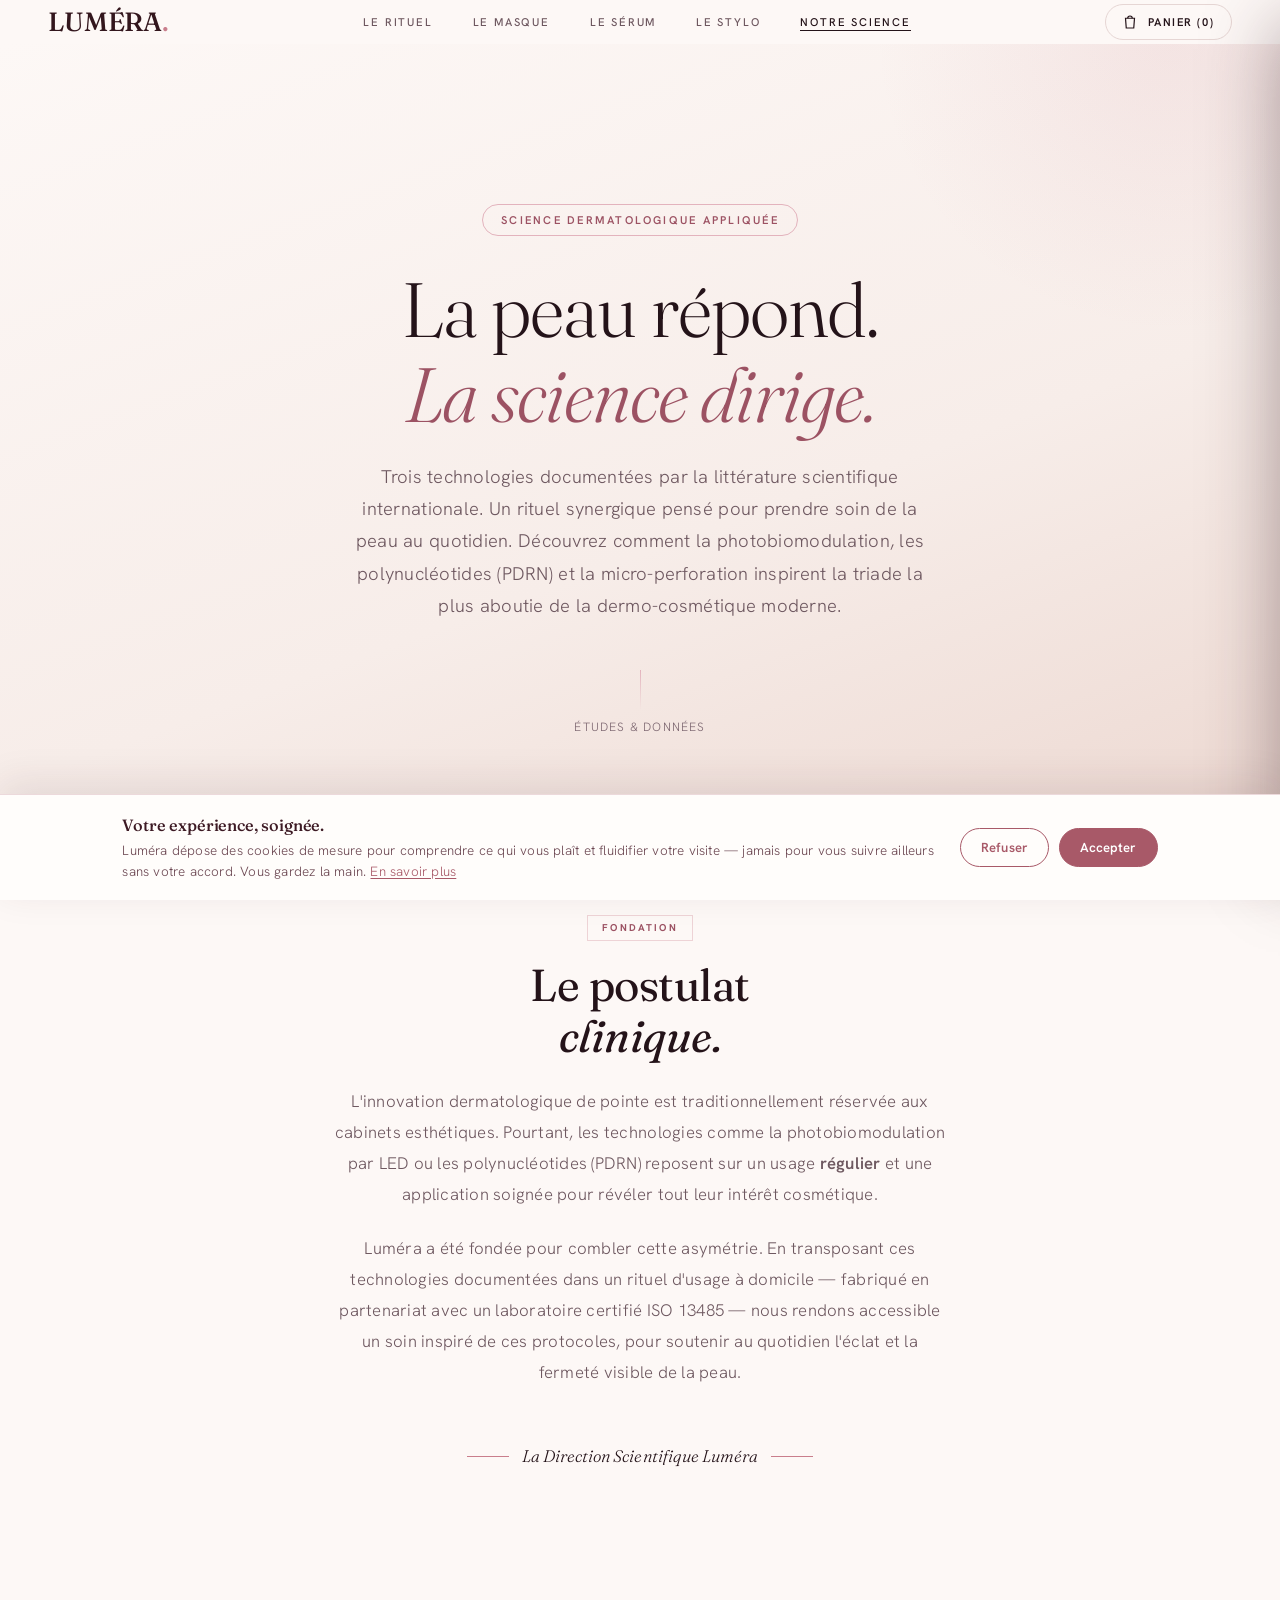
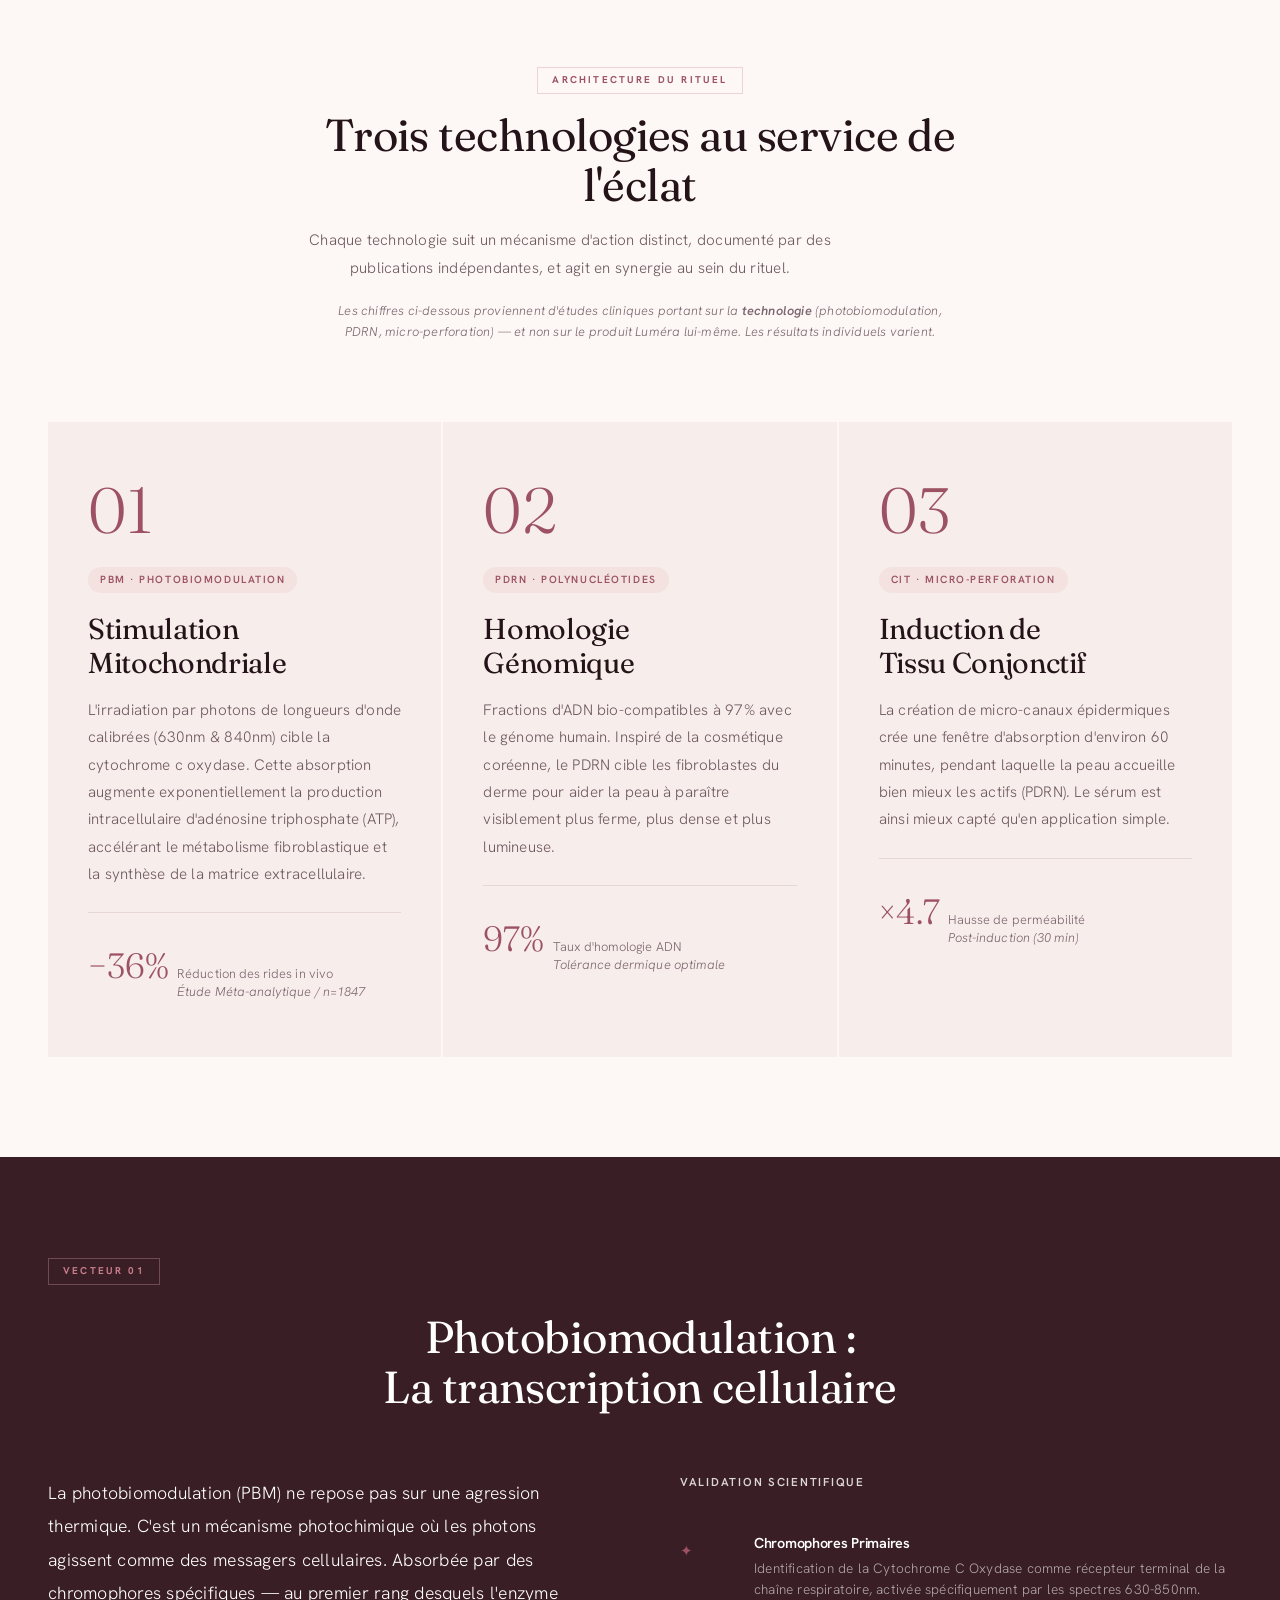
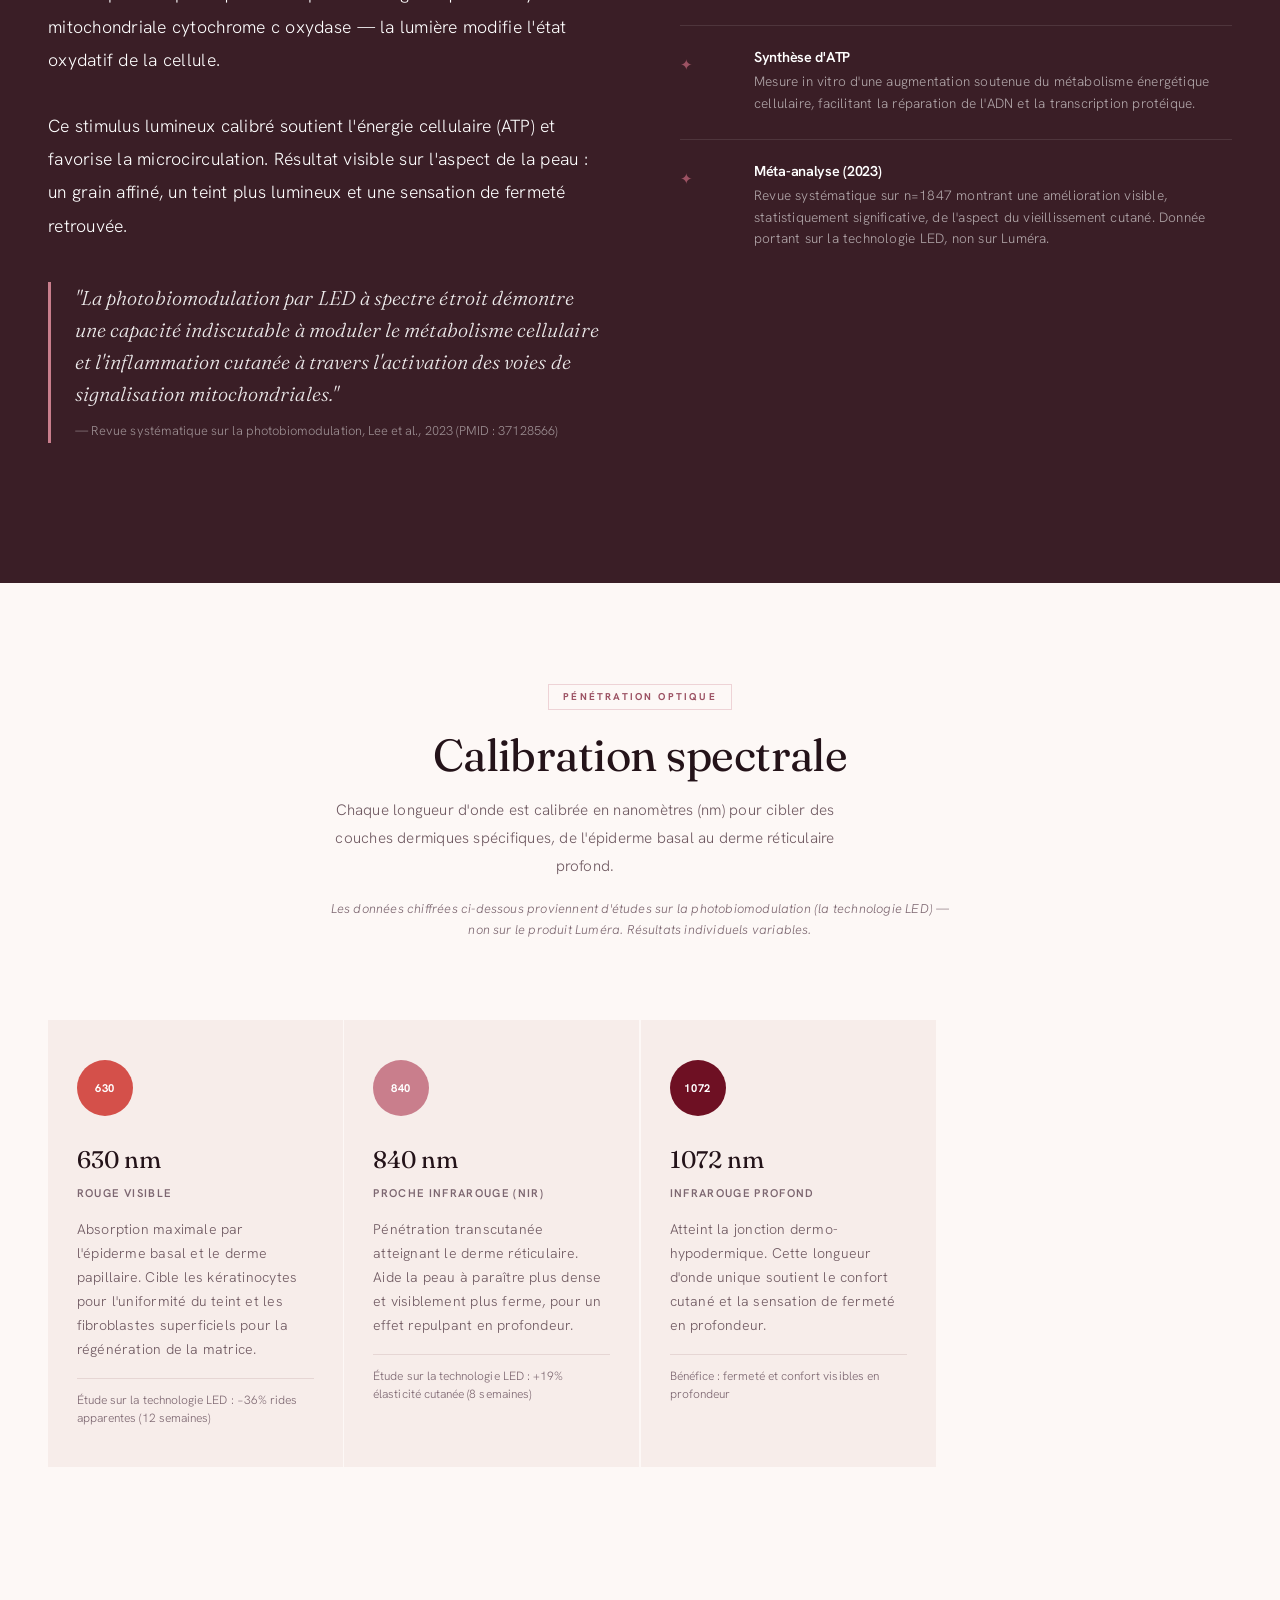
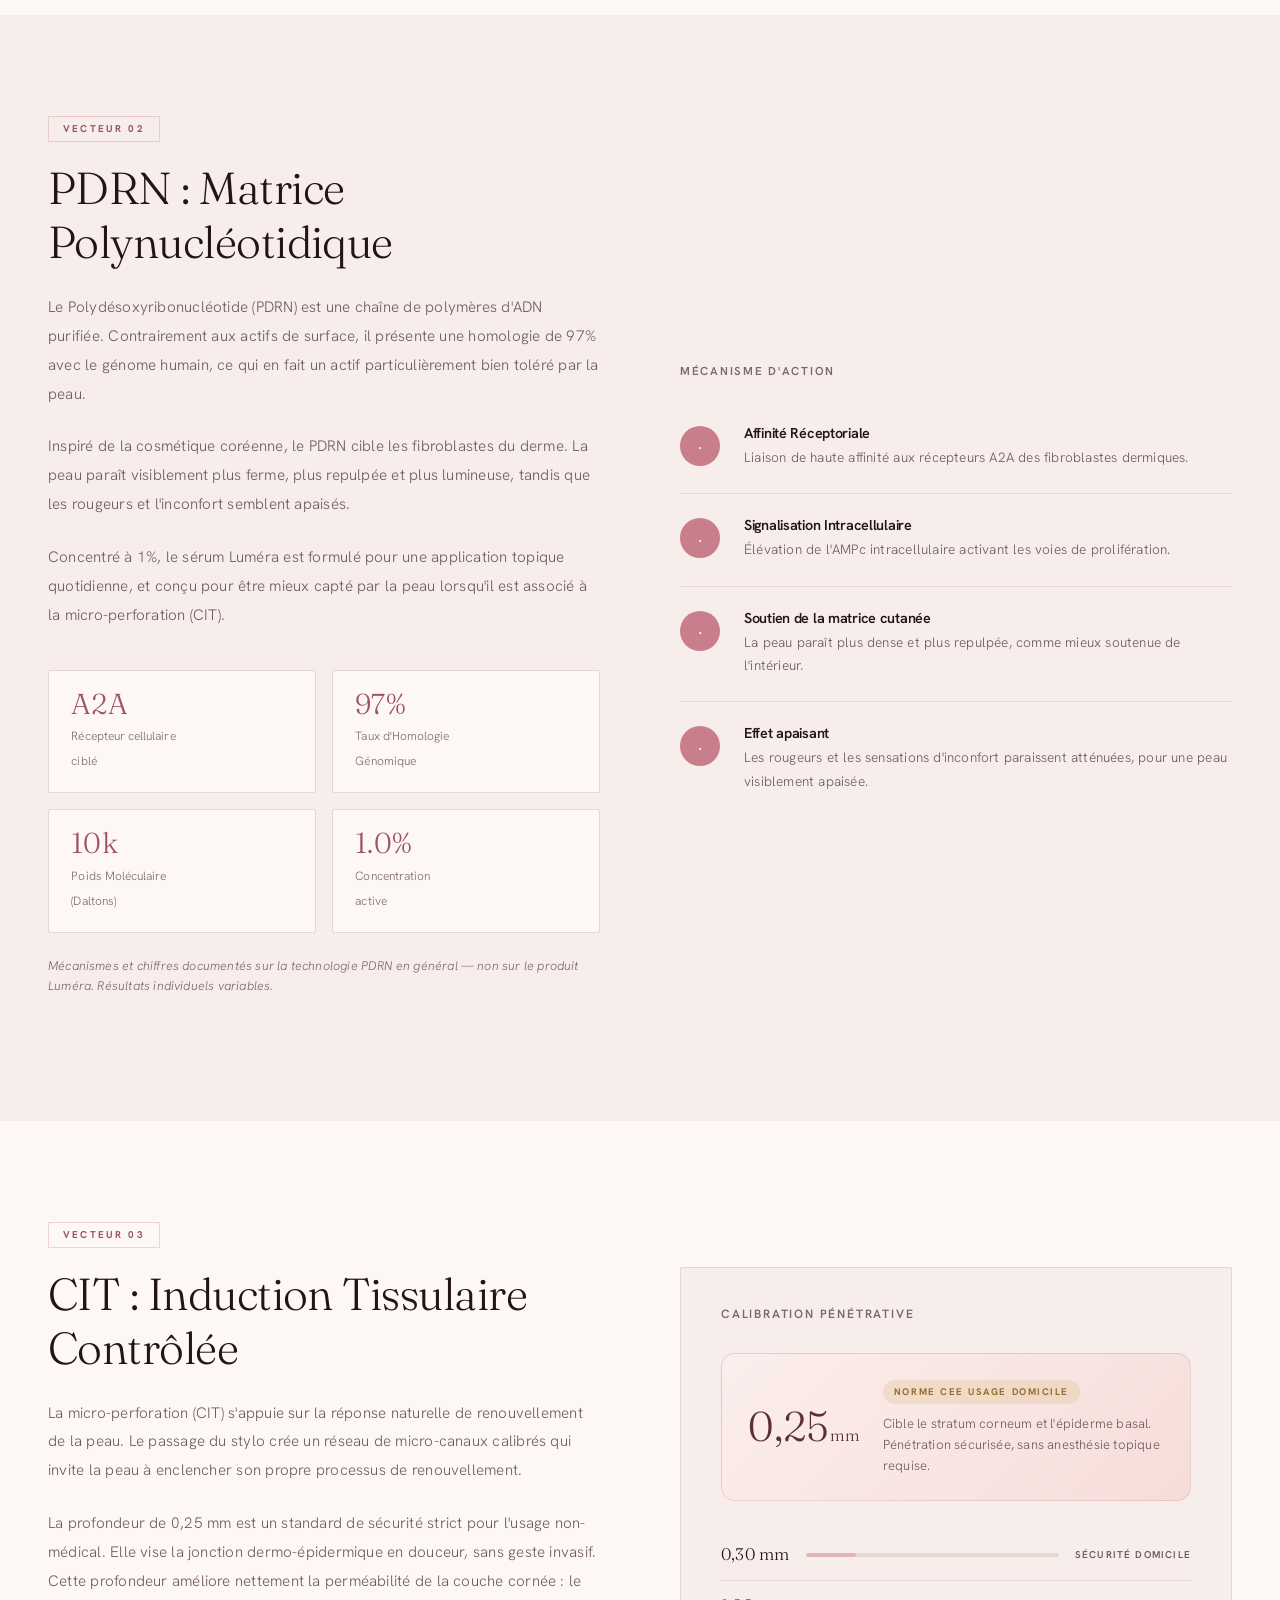
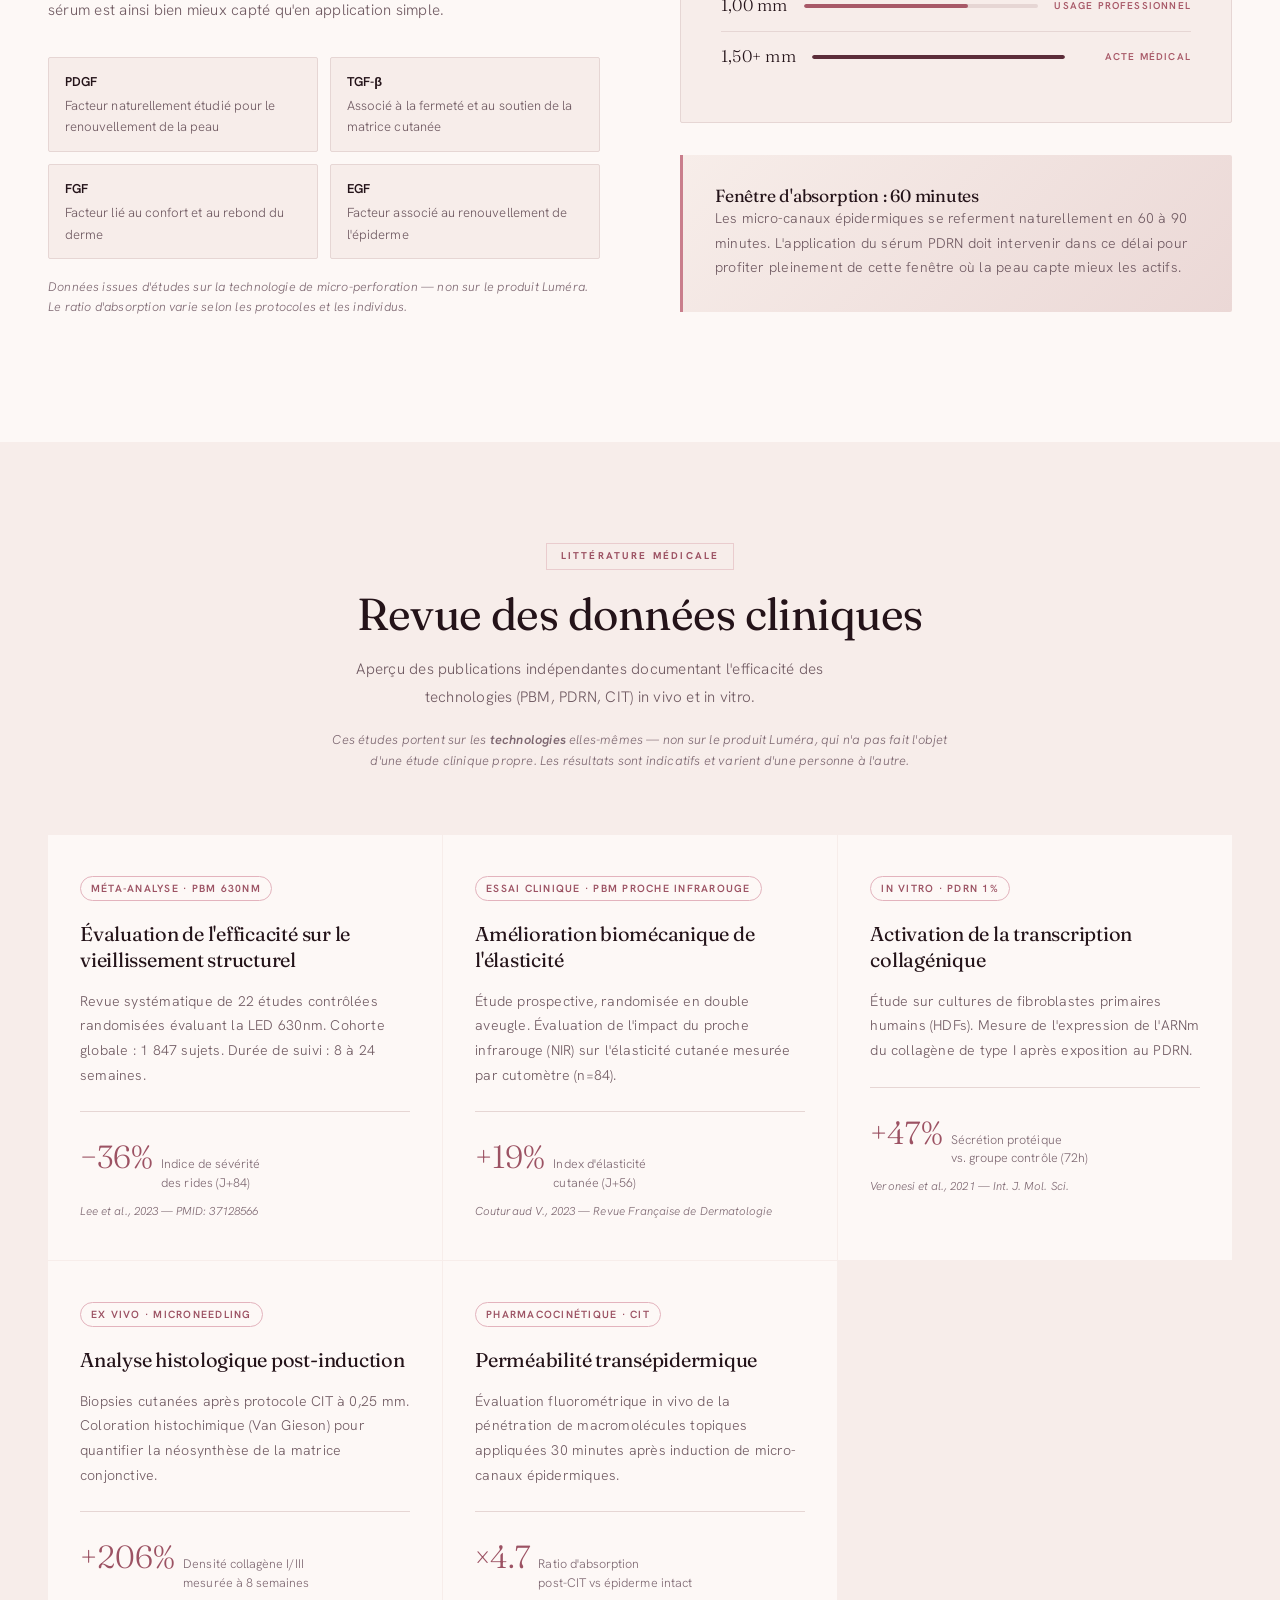
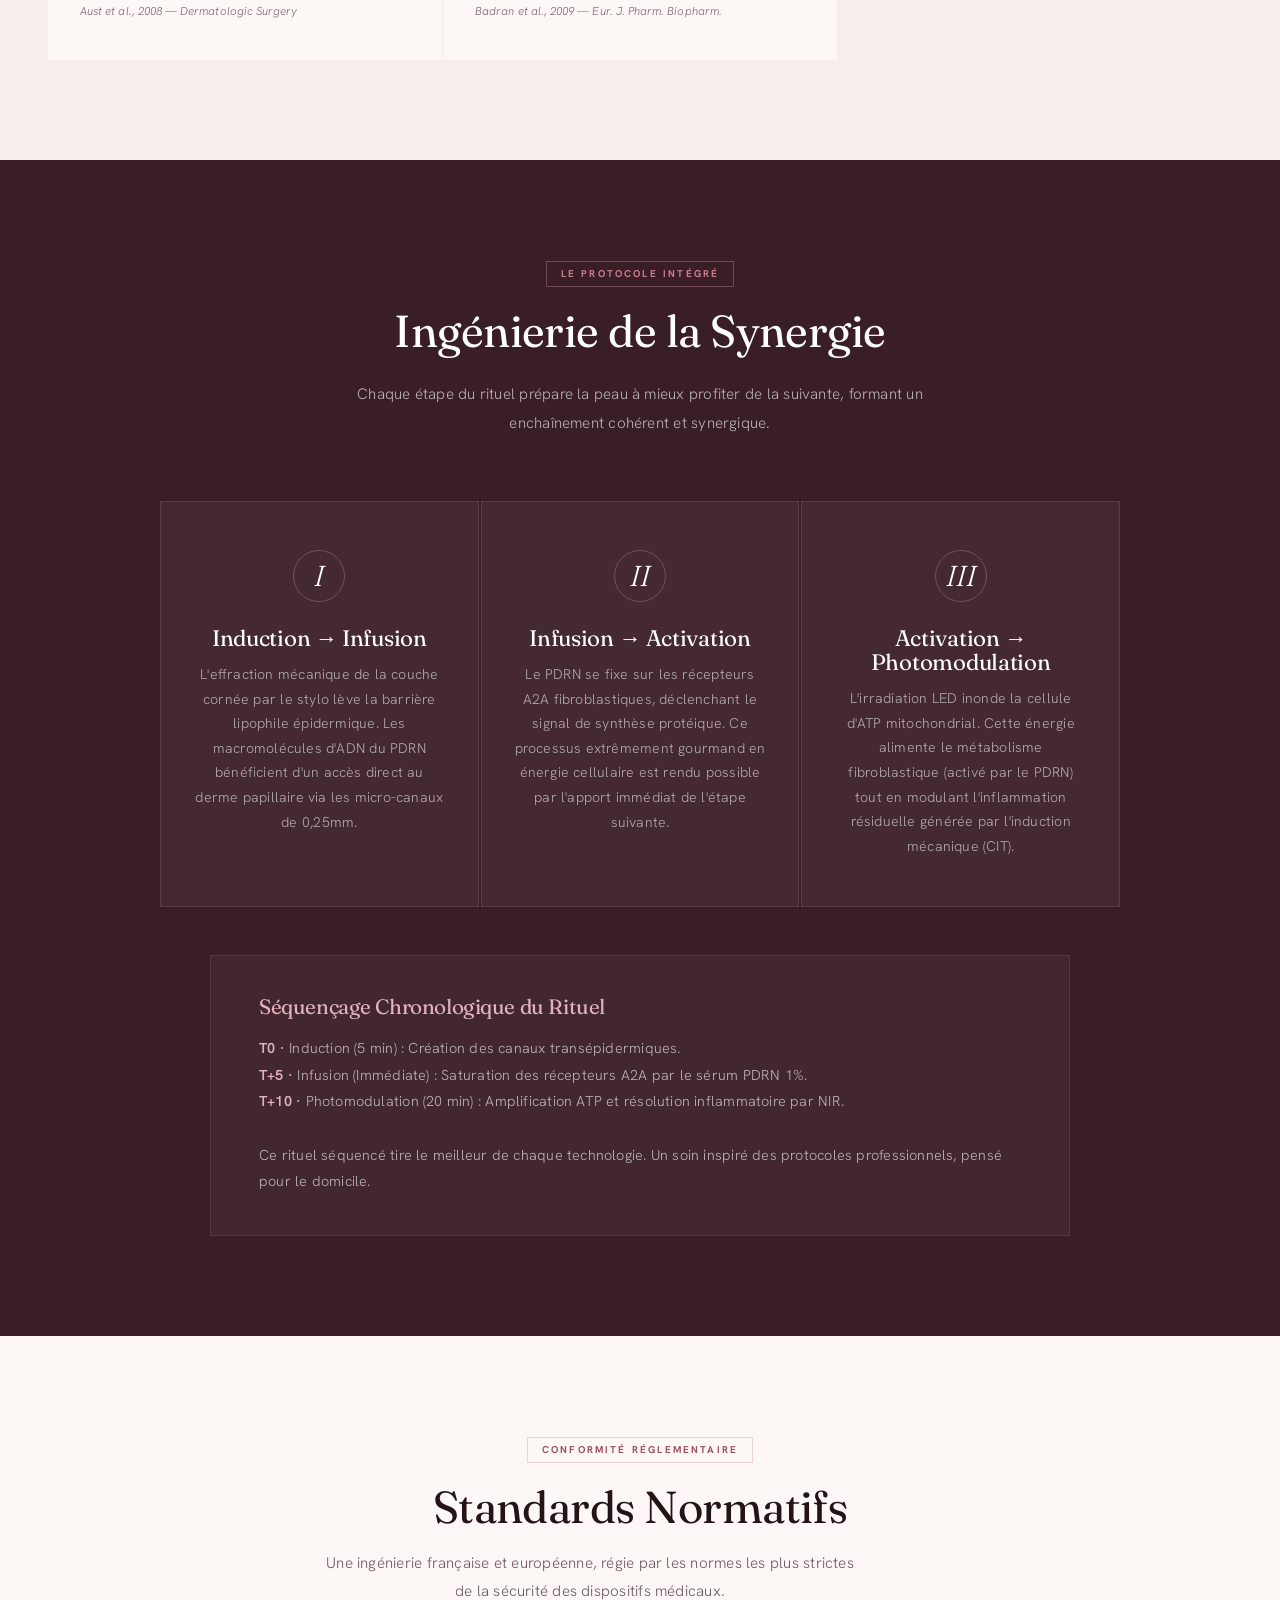
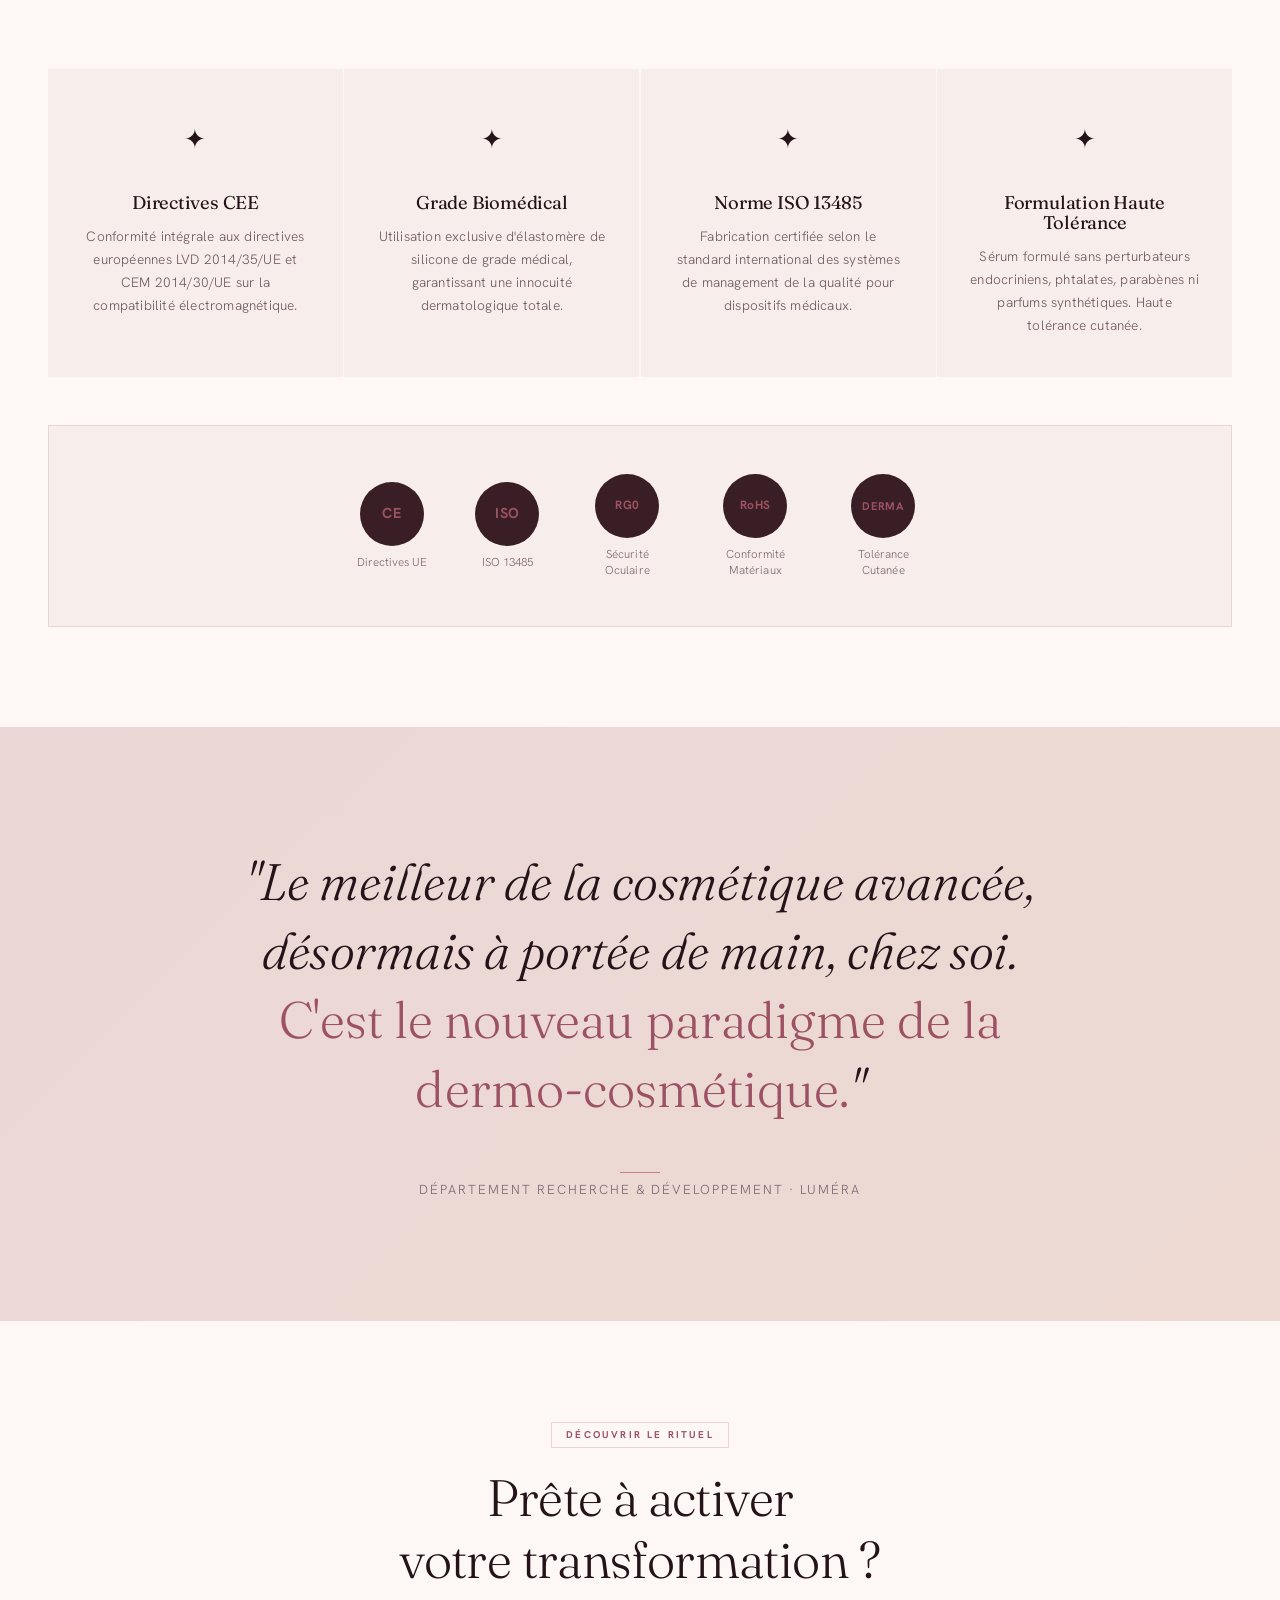
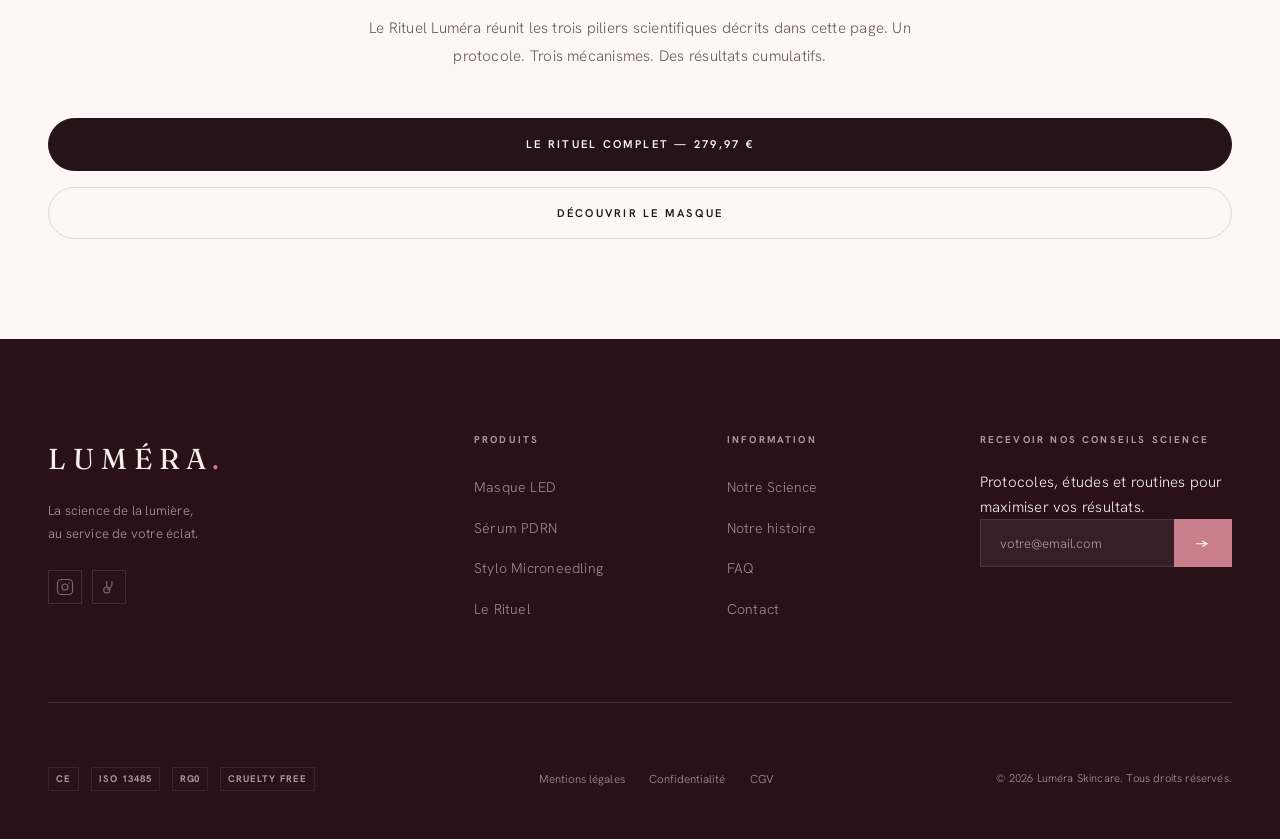
<file: about.html>
<!DOCTYPE html>
<html lang="fr">
<head>
    <meta charset="UTF-8">
    <link rel="icon" href="data:image/svg+xml,<svg xmlns='http://www.w3.org/2000/svg' viewBox='0 0 32 32'><rect width='32' height='32' rx='7' fill='%233D1A24'/><text x='16' y='23' font-family='Georgia,serif' font-size='20' fill='%23E8AEB8' text-anchor='middle'>L</text></svg>">
    <meta name="viewport" content="width=device-width, initial-scale=1.0">
    <title>Notre Science | LUMÉRA SKINCARE</title>
    <link rel="canonical" href="https://lumera-skincare.com/about.html">
    <meta name="description" content="Découvrez la science derrière Luméra — photobiomodulation, PDRN et microneedling : trois technologies documentées par la recherche, réunies dans un rituel unique.">
    <meta property="og:title" content="Notre Science | LUMÉRA SKINCARE">
    <meta property="og:description" content="Découvrez la science derrière Luméra — photobiomodulation, PDRN et microneedling : trois technologies documentées par la recherche, réunies dans un rituel unique.">
    <meta property="og:image" content="https://lumera-skincare.com/assets/coffret-hero.webp">
    <meta property="og:url" content="https://lumera-skincare.com/about.html">
    <meta property="og:type" content="website">
    <link rel="preconnect" href="https://fonts.googleapis.com">
    <link rel="preconnect" href="https://fonts.gstatic.com" crossorigin>
    <link href="https://fonts.googleapis.com/css2?family=Hanken+Grotesk:wght@300;400;500;600;700&display=swap" rel="stylesheet" media="print" onload="this.media='all'">
<noscript><link href="https://fonts.googleapis.com/css2?family=Hanken+Grotesk:wght@300;400;500;600;700&display=swap" rel="stylesheet"></noscript>
    <link href="https://fonts.googleapis.com/css2?family=Fraunces:ital,opsz,wght@0,9..144,300..600;1,9..144,300..600&display=swap" rel="stylesheet">
    <link rel="stylesheet" href="styles.css?v=32">
    <style>
        /* ─── SCIENCE PAGE OVERRIDES ─── */
        .science-hero {
            padding: 160px 0 80px;
            text-align: center;
            background: linear-gradient(160deg, #FDF8F6 0%, #F7EDE9 60%, #EDD9D2 100%);
            position: relative;
            overflow: hidden;
        }
        .science-hero::before {
            content: '';
            position: absolute;
            top: -40%;
            right: -15%;
            width: 600px;
            height: 600px;
            background: radial-gradient(circle, rgba(201,126,140,0.12) 0%, transparent 70%);
            pointer-events: none;
        }
        .science-hero-eyebrow {
            display: inline-block;
            font-family: var(--font-sans);
            font-size: 0.7rem;
            font-weight: 600;
            letter-spacing: 0.2em;
            text-transform: uppercase;
            color: var(--c-accent-dark);
            border: 1px solid var(--c-accent-light);
            padding: 6px 18px;
            border-radius: 100px;
            margin-bottom: 2rem;
        }
        .science-hero h1 {
            font-family: var(--font-serif);
            font-size: clamp(3rem, 6vw, 5.5rem);
            font-weight: 300;
            line-height: 1.1;
            color: var(--c-text);
            max-width: 800px;
            margin: 0 auto 1.5rem;
        }
        .science-hero h1 em {
            font-style: italic;
            color: var(--c-accent-dark);
        }
        .science-hero-lead {
            font-size: 1.15rem;
            color: var(--c-text-muted);
            max-width: 600px;
            margin: 0 auto 3rem;
            line-height: 1.75;
        }
        .hero-scroll-indicator {
            display: flex;
            flex-direction: column;
            align-items: center;
            gap: 8px;
            color: var(--c-text-lighter);
            font-size: 0.75rem;
            letter-spacing: 0.1em;
            text-transform: uppercase;
        }
        .hero-scroll-indicator span {
            display: block;
            width: 1px;
            height: 40px;
            background: linear-gradient(to bottom, var(--c-accent-light), transparent);
        }

        /* ─── PILIERS SCIENCE ─── */
        .science-pillars {
            padding: 100px 0;
            background: var(--c-bg);
        }
        .pillars-intro {
            text-align: center;
            max-width: 680px;
            margin: 0 auto 5rem;
        }
        .pillars-intro .section-eyebrow { margin-bottom: 1rem; }
        .pillars-grid {
            display: grid;
            grid-template-columns: repeat(3, 1fr);
            gap: 2px;
        }
        .pillar-card {
            background: var(--c-surface);
            padding: 3.5rem 2.5rem;
            position: relative;
            transition: background 0.35s;
        }
        .pillar-card:hover {
            background: var(--c-surface-mid);
        }
        .pillar-number {
            font-family: var(--font-serif);
            font-size: 4rem;
            font-weight: 300;
            color: var(--c-accent-dark);
            line-height: 1;
            margin-bottom: 1.5rem;
            display: block;
        }
        .pillar-tag {
            display: inline-block;
            font-size: 0.65rem;
            font-weight: 600;
            letter-spacing: 0.15em;
            text-transform: uppercase;
            color: var(--c-accent-dark);
            background: rgba(201,126,140,0.1);
            padding: 4px 12px;
            border-radius: 100px;
            margin-bottom: 1.2rem;
        }
        .pillar-card h3 {
            font-family: var(--font-serif);
            font-size: 1.8rem;
            font-weight: 400;
            color: var(--c-text);
            margin-bottom: 1rem;
            line-height: 1.2;
        }
        .pillar-card p {
            font-size: 0.95rem;
            color: var(--c-text-muted);
            line-height: 1.8;
            margin-bottom: 1.5rem;
        }
        .pillar-stat {
            display: flex;
            align-items: baseline;
            gap: 0.5rem;
            padding-top: 1.5rem;
            border-top: 1px solid var(--c-border);
        }
        .pillar-stat-value {
            font-family: var(--font-serif);
            font-size: 2.2rem;
            font-weight: 300;
            color: var(--c-accent-dark);
        }
        .pillar-stat-label {
            font-size: 0.8rem;
            color: var(--c-text-lighter);
            line-height: 1.4;
        }

        /* ─── PHOTOBIOMODULATION ─── */
        .pbm-section {
            padding: 100px 0;
            background: var(--c-surface-deep);
            color: #fff;
        }
        .pbm-section .section-eyebrow {
            color: var(--c-accent-dark);
            border-color: rgba(232,174,184,0.3);
        }
        .pbm-section h2, .pbm-section p { color: #fff; }
        .pbm-section .section-subtitle { color: rgba(255,255,255,0.7); }
        .pbm-layout {
            display: grid;
            grid-template-columns: 1fr 1fr;
            gap: 5rem;
            align-items: start;
            margin-top: 4rem;
        }
        .pbm-intro-text {
            font-size: 1.1rem;
            line-height: 1.9;
            color: rgba(255,255,255,0.8);
            margin-bottom: 2rem;
        }
        .pbm-quote-block {
            border-left: 3px solid var(--c-accent);
            padding-left: 1.5rem;
            margin: 2.5rem 0;
        }
        .pbm-quote-block blockquote {
            font-family: var(--font-serif);
            font-size: 1.25rem;
            font-style: italic;
            font-weight: 300;
            color: rgba(255,255,255,0.9);
            line-height: 1.6;
            margin: 0 0 0.5rem;
        }
        .pbm-quote-block cite {
            font-size: 0.8rem;
            color: rgba(255,255,255,0.5);
            font-style: normal;
        }
        .pbm-timeline {
            display: flex;
            flex-direction: column;
            gap: 0;
        }
        .pbm-era {
            display: flex;
            gap: 1.5rem;
            padding: 1.5rem 0;
            border-bottom: 1px solid rgba(255,255,255,0.1);
        }
        .pbm-era:last-child { border-bottom: none; }
        .pbm-year {
            font-family: var(--font-serif);
            font-size: 0.95rem;
            font-weight: 500;
            color: var(--c-accent-dark);
            min-width: 50px;
            padding-top: 2px;
        }
        .pbm-era-content h4 {
            font-family: var(--font-sans);
            font-size: 0.9rem;
            font-weight: 600;
            color: #fff;
            margin-bottom: 0.35rem;
        }
        .pbm-era-content p {
            font-size: 0.85rem;
            color: rgba(255,255,255,0.6);
            line-height: 1.6;
            margin: 0;
        }

        /* ─── LONGUEURS D'ONDE ─── */
        .wavelength-section {
            padding: 100px 0;
            background: var(--c-bg);
        }
        .wavelength-intro {
            text-align: center;
            max-width: 650px;
            margin: 0 auto 5rem;
        }
        .wl-grid {
            display: grid;
            grid-template-columns: repeat(4, 1fr);
            gap: 1.5px;
            margin-bottom: 3rem;
        }
        .wl-card {
            background: var(--c-surface);
            padding: 2.5rem 1.8rem;
            transition: transform 0.3s, box-shadow 0.3s;
        }
        .wl-card:hover {
            transform: translateY(-4px);
            box-shadow: 0 12px 40px rgba(92,45,58,0.12);
        }
        .wl-dot-lg {
            width: 56px;
            height: 56px;
            border-radius: 50%;
            margin-bottom: 1.5rem;
            display: flex;
            align-items: center;
            justify-content: center;
            font-size: 0.7rem;
            font-weight: 700;
            color: #fff;
            letter-spacing: 0.05em;
        }
        .wl-nm {
            font-family: var(--font-serif);
            font-size: 1.5rem;
            font-weight: 400;
            color: var(--c-text);
            margin-bottom: 0.25rem;
        }
        .wl-name {
            font-size: 0.7rem;
            font-weight: 600;
            text-transform: uppercase;
            letter-spacing: 0.12em;
            color: var(--c-text-lighter);
            margin-bottom: 1rem;
        }
        .wl-card p {
            font-size: 0.88rem;
            color: var(--c-text-muted);
            line-height: 1.7;
            margin-bottom: 1rem;
        }
        .wl-evidence {
            font-size: 0.75rem;
            color: var(--c-text-lighter);
            border-top: 1px solid var(--c-border);
            padding-top: 0.75rem;
            line-height: 1.5;
        }

        /* ─── PDRN DETAIL ─── */
        .pdrn-section {
            padding: 100px 0;
            background: var(--c-surface);
        }
        .pdrn-layout {
            display: grid;
            grid-template-columns: 1fr 1fr;
            gap: 5rem;
            align-items: center;
        }
        .pdrn-mechanism {
            display: flex;
            flex-direction: column;
            gap: 0;
        }
        .mech-step {
            display: flex;
            gap: 1.5rem;
            padding: 1.5rem 0;
            border-bottom: 1px solid var(--c-border);
            position: relative;
        }
        .mech-step:last-child { border-bottom: none; }
        .mech-step-num {
            width: 40px;
            height: 40px;
            min-width: 40px;
            border-radius: 50%;
            background: var(--c-accent);
            color: #fff;
            display: flex;
            align-items: center;
            justify-content: center;
            font-family: var(--font-serif);
            font-size: 1.1rem;
        }
        .mech-step-body h4 {
            font-family: var(--font-sans);
            font-size: 0.9rem;
            font-weight: 600;
            color: var(--c-text);
            margin-bottom: 0.3rem;
        }
        .mech-step-body p {
            font-size: 0.85rem;
            color: var(--c-text-muted);
            line-height: 1.7;
            margin: 0;
        }
        .pdrn-info-col h2 {
            font-family: var(--font-serif);
            font-size: clamp(2rem, 3.5vw, 3rem);
            font-weight: 300;
            line-height: 1.2;
            margin-bottom: 1.5rem;
        }
        .pdrn-info-col p {
            font-size: 0.95rem;
            color: var(--c-text-muted);
            line-height: 1.9;
            margin-bottom: 1.5rem;
        }
        .pdrn-data-row {
            display: grid;
            grid-template-columns: 1fr 1fr;
            gap: 1rem;
            margin-top: 2.5rem;
        }
        .pdrn-data-box {
            background: var(--c-bg);
            border: 1px solid var(--c-border);
            padding: 1.2rem 1.4rem;
            border-radius: 2px;
        }
        .pdrn-data-box .value {
            font-family: var(--font-serif);
            font-size: 1.8rem;
            font-weight: 300;
            color: var(--c-accent-dark);
            display: block;
            line-height: 1;
            margin-bottom: 0.3rem;
        }
        .pdrn-data-box .label {
            font-size: 0.75rem;
            color: var(--c-text-lighter);
            line-height: 1.4;
        }

        /* ─── CIT SECTION ─── */
        .cit-section {
            padding: 100px 0;
            background: var(--c-bg);
        }
        .cit-split {
            display: grid;
            grid-template-columns: 1fr 1fr;
            gap: 5rem;
            align-items: start;
        }
        .cit-visual {
            position: relative;
        }
        .cit-depth-chart {
            background: var(--c-surface);
            border: 1px solid var(--c-border);
            padding: 2.5rem;
            border-radius: 2px;
        }
        .cit-depth-chart h3, .cit-depth-chart h4 {
            font-family: var(--font-sans);
            font-size: 0.75rem;
            font-weight: 600;
            letter-spacing: 0.15em;
            text-transform: uppercase;
            color: var(--c-text-lighter);
            margin-bottom: 2rem;
        }
        /* Échelle profondeur — premium (remplace les barres tricolores) */
        .depth-hero {
            display: flex;
            align-items: center;
            gap: 1.4rem;
            padding: 1.5rem 1.6rem;
            margin-bottom: 1.8rem;
            background: linear-gradient(135deg, #FBEEEC, #F6DDD9);
            border: 1px solid rgba(201, 126, 140, 0.28);
            border-radius: 14px;
        }
        .depth-hero-mm {
            font-family: var(--font-serif);
            font-size: 2.6rem;
            font-weight: 300;
            line-height: 0.9;
            color: #5C2D3A;
            flex-shrink: 0;
        }
        .depth-hero-mm span { font-size: 1rem; margin-left: 0.15rem; }
        .depth-hero-badge {
            display: inline-block;
            font-size: 0.6rem;
            text-transform: uppercase;
            letter-spacing: 0.16em;
            font-weight: 700;
            color: #9A6A2E;
            background: rgba(201, 168, 76, 0.18);
            padding: 0.28rem 0.7rem;
            border-radius: 100px;
            margin-bottom: 0.55rem;
        }
        .depth-hero-body p { font-size: 0.82rem; color: var(--c-text-muted); line-height: 1.6; margin: 0; }

        .depth-scale { list-style: none; padding: 0; margin: 0; }
        .depth-step {
            display: flex;
            align-items: center;
            gap: 1rem;
            padding: 0.7rem 0;
            border-bottom: 1px solid var(--c-border);
        }
        .depth-step:last-child { border-bottom: none; }
        .depth-step-mm {
            font-family: var(--font-serif);
            font-size: 1.05rem;
            color: var(--c-text-main);
            min-width: 64px;
        }
        .depth-track { flex: 1; height: 4px; border-radius: 100px; background: var(--c-border); overflow: hidden; }
        .depth-fill { display: block; height: 100%; border-radius: 100px; width: calc(var(--d) * 100%); }
        .depth-step.is-safe .depth-fill { background: #E0B4B8; }
        .depth-step.is-limit .depth-fill { background: #C97E8C; }
        .depth-step.is-pro .depth-fill { background: #A85968; }
        .depth-step.is-medical .depth-fill { background: #5C2D3A; }
        .depth-step-tag {
            font-size: 0.62rem;
            text-transform: uppercase;
            letter-spacing: 0.12em;
            font-weight: 600;
            min-width: 110px;
            text-align: right;
            color: var(--c-text-muted);
        }
        .depth-step.is-pro .depth-step-tag,
        .depth-step.is-medical .depth-step-tag { color: #A85968; }
        .depth-foot {
            font-size: 0.78rem;
            color: var(--c-text-lighter);
            margin-top: 1.6rem;
            margin-bottom: 0;
            line-height: 1.6;
        }
        .cit-synergy-callout {
            background: linear-gradient(135deg, #F7EDE9, var(--c-surface-mid));
            border-left: 3px solid var(--c-accent);
            padding: 2rem;
            margin-top: 2rem;
            border-radius: 0 2px 2px 0;
        }
        .cit-synergy-callout h4 {
            font-family: var(--font-serif);
            font-size: 1.2rem;
            font-weight: 400;
            color: var(--c-text);
            margin-bottom: 0.5rem;
        }
        .cit-synergy-callout p {
            font-size: 0.88rem;
            color: var(--c-text-muted);
            line-height: 1.75;
            margin: 0;
        }
        .cit-info h2 {
            font-family: var(--font-serif);
            font-size: clamp(2rem, 3.5vw, 3rem);
            font-weight: 300;
            line-height: 1.2;
            margin-bottom: 1.5rem;
        }
        .cit-info p {
            font-size: 0.95rem;
            color: var(--c-text-muted);
            line-height: 1.9;
            margin-bottom: 1.5rem;
        }
        .cit-signals {
            display: grid;
            grid-template-columns: 1fr 1fr;
            gap: 0.75rem;
            margin-top: 2rem;
        }
        .signal-chip {
            background: var(--c-surface);
            border: 1px solid var(--c-border);
            padding: 0.8rem 1rem;
            border-radius: 2px;
            font-size: 0.82rem;
            color: var(--c-text-muted);
        }
        .signal-chip strong {
            display: block;
            font-size: 0.8rem;
            font-weight: 600;
            color: var(--c-text);
            margin-bottom: 0.2rem;
        }

        /* ─── ÉTUDES CLINIQUES ─── */
        .studies-section {
            padding: 100px 0;
            background: var(--c-surface);
        }
        .studies-grid {
            display: grid;
            grid-template-columns: repeat(3, 1fr);
            gap: 1.5px;
            margin-top: 4rem;
        }
        .study-card {
            background: var(--c-bg);
            padding: 2.5rem 2rem;
            position: relative;
        }
        .study-tag {
            display: inline-block;
            font-size: 0.65rem;
            font-weight: 600;
            letter-spacing: 0.12em;
            text-transform: uppercase;
            color: var(--c-accent-dark);
            border: 1px solid var(--c-accent-light);
            padding: 3px 10px;
            border-radius: 100px;
            margin-bottom: 1.2rem;
        }
        .study-card h3, .study-card h4 {
            font-family: var(--font-serif);
            font-size: 1.25rem;
            font-weight: 400;
            color: var(--c-text);
            line-height: 1.3;
            margin-bottom: 1rem;
        }
        .study-card p {
            font-size: 0.88rem;
            color: var(--c-text-muted);
            line-height: 1.75;
            margin-bottom: 1.5rem;
        }
        .study-result {
            display: flex;
            align-items: baseline;
            gap: 0.5rem;
            padding-top: 1.2rem;
            border-top: 1px solid var(--c-border);
        }
        .study-result-value {
            font-family: var(--font-serif);
            font-size: 2rem;
            font-weight: 300;
            color: var(--c-accent-dark);
        }
        .study-result-detail {
            font-size: 0.78rem;
            color: var(--c-text-lighter);
            line-height: 1.5;
        }
        .study-source {
            font-size: 0.72rem;
            color: var(--c-text-lighter);
            font-style: italic;
            margin-top: 0.5rem;
        }

        /* ─── SYNERGIE ─── */
        .synergy-section {
            padding: 100px 0;
            background: var(--c-surface-deep);
            color: #fff;
            text-align: center;
        }
        .synergy-section .section-eyebrow { color: var(--c-accent-dark); border-color: rgba(232,174,184,0.3); }
        .synergy-section h2 { color: #fff; max-width: 700px; margin: 0 auto 1.5rem; }
        .synergy-section .section-subtitle { color: rgba(255,255,255,0.65); max-width: 600px; margin: 0 auto 4rem; }
        .synergy-triangle {
            display: grid;
            grid-template-columns: repeat(3, 1fr);
            gap: 2px;
            max-width: 960px;
            margin: 0 auto 3rem;
        }
        .syn-node {
            background: rgba(255,255,255,0.05);
            border: 1px solid rgba(255,255,255,0.1);
            padding: 3rem 2rem;
            transition: background 0.3s;
        }
        .syn-node:hover { background: rgba(255,255,255,0.08); }
        .syn-icon {
            width: 52px;
            height: 52px;
            border-radius: 50%;
            background: rgba(201,126,140,0.25);
            display: flex;
            align-items: center;
            justify-content: center;
            font-size: 1.4rem;
            margin: 0 auto 1.5rem;
        }
        .syn-node h3 {
            font-family: var(--font-serif);
            font-size: 1.4rem;
            font-weight: 400;
            color: #fff;
            margin-bottom: 0.75rem;
        }
        .syn-node p {
            font-size: 0.88rem;
            color: rgba(255,255,255,0.6);
            line-height: 1.75;
            margin: 0;
        }
        .synergy-connection {
            background: rgba(255,255,255,0.04);
            border: 1px solid rgba(255,255,255,0.08);
            padding: 2.5rem 3rem;
            max-width: 860px;
            margin: 0 auto;
            text-align: left;
        }
        .synergy-connection h4 {
            font-family: var(--font-serif);
            font-size: 1.3rem;
            font-weight: 400;
            color: var(--c-accent-dark);
            margin-bottom: 1rem;
        }
        .synergy-connection p {
            font-size: 0.9rem;
            color: rgba(255,255,255,0.65);
            line-height: 1.85;
            margin: 0;
        }

        /* ─── QUALITÉ & CERTIFICATIONS ─── */
        .quality-section {
            padding: 100px 0;
            background: var(--c-bg);
        }
        .quality-grid {
            display: grid;
            grid-template-columns: repeat(4, 1fr);
            gap: 1.5px;
            margin-top: 4rem;
        }
        .quality-card {
            background: var(--c-surface);
            padding: 2.5rem 2rem;
            text-align: center;
        }
        .quality-icon {
            width: 60px;
            height: 60px;
            border-radius: 50%;
            background: linear-gradient(135deg, var(--c-surface-mid), var(--c-bg));
            border: 2px solid var(--c-accent-light);
            display: flex;
            align-items: center;
            justify-content: center;
            font-size: 1.5rem;
            margin: 0 auto 1.5rem;
        }
        .quality-card h3, .quality-card h4 {
            font-family: var(--font-serif);
            font-size: 1.15rem;
            font-weight: 400;
            color: var(--c-text);
            margin-bottom: 0.75rem;
        }
        .quality-card p {
            font-size: 0.85rem;
            color: var(--c-text-muted);
            line-height: 1.7;
            margin: 0;
        }
        .cert-strip {
            display: flex;
            justify-content: center;
            align-items: center;
            gap: 3rem;
            padding: 3rem 2rem;
            margin-top: 3rem;
            background: var(--c-surface);
            border: 1px solid var(--c-border);
            flex-wrap: wrap;
        }
        .cert-item {
            display: flex;
            flex-direction: column;
            align-items: center;
            gap: 0.5rem;
        }
        .cert-badge-lg {
            width: 64px;
            height: 64px;
            border-radius: 50%;
            background: var(--c-surface-deep);
            color: var(--c-accent-dark);
            display: flex;
            align-items: center;
            justify-content: center;
            font-weight: 700;
            font-size: 0.9rem;
            letter-spacing: 0.05em;
        }
        .cert-item span {
            font-size: 0.72rem;
            color: var(--c-text-lighter);
            text-align: center;
            max-width: 80px;
            line-height: 1.4;
        }

        /* ─── MANIFESTE ─── */
        .manifesto-section {
            padding: 120px 0;
            background: linear-gradient(135deg, var(--c-surface-mid) 0%, #EDD9D2 100%);
            text-align: center;
        }
        .manifesto-section blockquote {
            font-family: var(--font-serif);
            font-size: clamp(2rem, 4vw, 3.5rem);
            font-weight: 300;
            font-style: italic;
            line-height: 1.35;
            color: var(--c-text);
            max-width: 900px;
            margin: 0 auto 3rem;
        }
        .manifesto-section blockquote em {
            color: var(--c-accent-dark);
            font-style: normal;
        }
        .manifesto-meta {
            display: flex;
            flex-direction: column;
            align-items: center;
            gap: 0.4rem;
        }
        .manifesto-divider {
            width: 40px;
            height: 1px;
            background: var(--c-accent);
        }
        .manifesto-meta span {
            font-size: 0.82rem;
            letter-spacing: 0.15em;
            text-transform: uppercase;
            color: var(--c-text-lighter);
        }

        /* ─── CTA ─── */
        .science-cta {
            padding: 100px 0;
            background: var(--c-bg);
            text-align: center;
        }
        .science-cta h2 {
            font-family: var(--font-serif);
            font-size: clamp(2.2rem, 4vw, 3.5rem);
            font-weight: 300;
            line-height: 1.2;
            margin-bottom: 1.5rem;
        }
        .science-cta .section-subtitle {
            max-width: 560px;
            margin: 0 auto 3rem;
        }
        .cta-buttons { display: flex; gap: 1rem; justify-content: center; flex-wrap: wrap; }

        /* ─── RESPONSIVE ─── */
        @media (max-width: 1024px) {
            .pillars-grid,
            .wl-grid,
            .quality-grid { grid-template-columns: repeat(2, 1fr); }
            .studies-grid,
            .synergy-triangle { grid-template-columns: repeat(2, 1fr); }
        }
        @media (max-width: 768px) {
            .pbm-layout,
            .pdrn-layout,
            .cit-split { grid-template-columns: 1fr; gap: 3rem; }
            .pillars-grid,
            .wl-grid,
            .studies-grid,
            .synergy-triangle,
            .quality-grid { grid-template-columns: 1fr; }
            .science-hero h1 { font-size: 2.8rem; }
            .manifesto-section blockquote { font-size: 1.8rem; }
            .cit-signals { grid-template-columns: 1fr; }
            .pdrn-data-row { grid-template-columns: 1fr 1fr; }
        }
        /* -- Contraste AA : textes sur sections sombres (audit a11y 27/06) -- */
        .pbm-section .section-eyebrow,
        .synergy-section .section-eyebrow { color: var(--c-accent); }
        .synergy-connection h4 { color: var(--c-accent-light); }
    </style>
</head>
<body>

    <!-- ═══ HEADER ═══ -->
    <header id="site-header">
        <div class="container nav-container">
            <a href="index.html" class="nav-logo">LUMÉRA<b>.</b></a>
            <ul class="nav-links">
                <li><a href="bundle.html">Le Rituel</a></li>
                <li><a href="product-mask.html">Le Masque</a></li>
                <li><a href="product-serum.html">Le Sérum</a></li>
                <li><a href="product-pen.html">Le Stylo</a></li>
                <li><a href="about.html" class="active" aria-current="page">Notre Science</a></li>
            </ul>
            <div class="nav-actions">
                <button class="nav-cart" aria-label="Panier, ouvrir le panier" onclick="window.openCart?openCart():location.href='index.html'">
                    <svg viewBox="0 0 24 24"><path d="M6 7h12l-1 13H7L6 7z"></path><path d="M9 7a3 3 0 0 1 6 0"></path></svg>
                    <span class="cart-btn">Panier (<span class="cart-count">0</span>)</span>
                </button>
                <button class="nav-burger" id="navBurger" aria-label="Menu"><span></span><span></span><span></span></button>
            </div>
        </div>
    </header>

    <!-- ═══ HERO ═══ -->
    <section class="science-hero">
        <div class="container">
            <div class="science-hero-eyebrow">Science Dermatologique Appliquée</div>
            <h1>La peau répond.<br><em>La science dirige.</em></h1>
            <p class="science-hero-lead">
                Trois technologies documentées par la littérature scientifique internationale. Un rituel synergique pensé pour prendre soin de la peau au quotidien. Découvrez comment la photobiomodulation, les polynucléotides (PDRN) et la micro-perforation inspirent la triade la plus aboutie de la dermo-cosmétique moderne.
            </p>
            <div class="hero-scroll-indicator">
                <span></span>
                Études & Données
            </div>
        </div>
    </section>
    <!-- ═══ NOTRE HISTOIRE ═══ -->
    <section class="story-section reveal" id="histoire" style="padding:6rem 0;background:var(--c-bg,#FDF8F6);">
        <div class="container" style="max-width:760px;margin:0 auto;text-align:center;">
            <div class="section-eyebrow">Fondation</div>
            <h2 class="section-title" style="margin-bottom:1.6rem;">Le postulat<br><em>clinique.</em></h2>
            <p style="font-size:1.05rem;line-height:1.85;color:var(--c-text-muted,#6E5860);max-width:620px;margin:0 auto 1.4rem;">
                L'innovation dermatologique de pointe est traditionnellement réservée aux cabinets esthétiques. Pourtant, les technologies comme la photobiomodulation par LED ou les polynucléotides (PDRN) reposent sur un usage <strong>régulier</strong> et une application soignée pour révéler tout leur intérêt cosmétique.
            </p>
            <p style="font-size:1.05rem;line-height:1.85;color:var(--c-text-muted,#6E5860);max-width:620px;margin:0 auto 1.4rem;">
                Luméra a été fondée pour combler cette asymétrie. En transposant ces technologies documentées dans un rituel d'usage à domicile — fabriqué en partenariat avec un laboratoire certifié ISO 13485 — nous rendons accessible un soin inspiré de ces protocoles, pour soutenir au quotidien l'éclat et la fermeté visible de la peau.
            </p>
            <div style="display:inline-flex;align-items:center;gap:0.8rem; margin-top:2rem;">
                <span style="display:block;width:42px;height:1px;background:var(--c-accent,#C97E8C);"></span>
                <span style="font-family:var(--font-serif,Georgia),serif;font-style:italic;font-size:1.05rem;color:var(--c-text-main,#241319);">La Direction Scientifique Luméra</span>
                <span style="display:block;width:42px;height:1px;background:var(--c-accent,#C97E8C);"></span>
            </div>
        </div>
    </section>
    <!-- ═══ LES 3 PILIERS ═══ -->
    <section class="science-pillars reveal">
        <div class="container">
            <div class="pillars-intro">
                <div class="section-eyebrow">Architecture du Rituel</div>
                <h2 class="section-title">Trois technologies au service de l'éclat</h2>
                <p class="section-subtitle">Chaque technologie suit un mécanisme d'action distinct, documenté par des publications indépendantes, et agit en synergie au sein du rituel.</p>
                <p style="font-size:0.8rem;color:var(--c-text-lighter);line-height:1.6;max-width:640px;margin:1.2rem auto 0;font-style:italic;">Les chiffres ci-dessous proviennent d'études cliniques portant sur la <strong>technologie</strong> (photobiomodulation, PDRN, micro-perforation) — et non sur le produit Luméra lui-même. Les résultats individuels varient.</p>
            </div>
            <div class="pillars-grid">
                <div class="pillar-card">
                    <span class="pillar-number">01</span>
                    <span class="pillar-tag">PBM · Photobiomodulation</span>
                    <h3>Stimulation<br>Mitochondriale</h3>
                    <p>L'irradiation par photons de longueurs d'onde calibrées (630nm & 840nm) cible la cytochrome c oxydase. Cette absorption augmente exponentiellement la production intracellulaire d'adénosine triphosphate (ATP), accélérant le métabolisme fibroblastique et la synthèse de la matrice extracellulaire.</p>
                    <div class="pillar-stat">
                        <span class="pillar-stat-value">−36%</span>
                        <span class="pillar-stat-label">Réduction des rides in vivo<br><em>Étude Méta-analytique / n=1847</em></span>
                    </div>
                </div>
                <div class="pillar-card">
                    <span class="pillar-number">02</span>
                    <span class="pillar-tag">PDRN · Polynucléotides</span>
                    <h3>Homologie<br>Génomique</h3>
                    <p>Fractions d'ADN bio-compatibles à 97% avec le génome humain. Inspiré de la cosmétique coréenne, le PDRN cible les fibroblastes du derme pour aider la peau à paraître visiblement plus ferme, plus dense et plus lumineuse.</p>
                    <div class="pillar-stat">
                        <span class="pillar-stat-value">97%</span>
                        <span class="pillar-stat-label">Taux d'homologie ADN<br><em>Tolérance dermique optimale</em></span>
                    </div>
                </div>
                <div class="pillar-card">
                    <span class="pillar-number">03</span>
                    <span class="pillar-tag">CIT · Micro-perforation</span>
                    <h3>Induction de<br>Tissu Conjonctif</h3>
                    <p>La création de micro-canaux épidermiques crée une fenêtre d'absorption d'environ 60 minutes, pendant laquelle la peau accueille bien mieux les actifs (PDRN). Le sérum est ainsi mieux capté qu'en application simple.</p>
                    <div class="pillar-stat">
                        <span class="pillar-stat-value">×4.7</span>
                        <span class="pillar-stat-label">Hausse de perméabilité<br><em>Post-induction (30 min)</em></span>
                    </div>
                </div>
            </div>
        </div>
    </section>
    <!-- ═══ PHOTOBIOMODULATION ═══ -->
    <section class="pbm-section">
        <div class="container">
            <div class="section-eyebrow" style="text-align:center">Vecteur 01</div>
            <h2 class="section-title" style="text-align:center; color:#fff; max-width:600px; margin:0.5rem auto 0">Photobiomodulation :<br>La transcription cellulaire</h2>
            <div class="pbm-layout">
                <div class="pbm-text-col">
                    <p class="pbm-intro-text">
                        La photobiomodulation (PBM) ne repose pas sur une agression thermique. C'est un mécanisme photochimique où les photons agissent comme des messagers cellulaires. Absorbée par des chromophores spécifiques — au premier rang desquels l'enzyme mitochondriale cytochrome c oxydase — la lumière modifie l'état oxydatif de la cellule.
                    </p>
                    <p class="pbm-intro-text">
                        Ce stimulus lumineux calibré soutient l'énergie cellulaire (ATP) et favorise la microcirculation. Résultat visible sur l'aspect de la peau : un grain affiné, un teint plus lumineux et une sensation de fermeté retrouvée.
                    </p>
                    <div class="pbm-quote-block">
                        <blockquote>
                            "La photobiomodulation par LED à spectre étroit démontre une capacité indiscutable à moduler le métabolisme cellulaire et l'inflammation cutanée à travers l'activation des voies de signalisation mitochondriales."
                        </blockquote>
                        <cite>— Revue systématique sur la photobiomodulation, Lee et al., 2023 (PMID : 37128566)</cite>
                    </div>
                </div>
                <div class="pbm-timeline-col">
                    <h3 style="font-family:var(--font-sans);font-size:0.72rem;font-weight:600;letter-spacing:0.15em;text-transform:uppercase;color:rgba(255,255,255,0.82);margin-bottom:1.5rem;">Validation Scientifique</h3>
                    <div class="pbm-timeline">
                        <div class="pbm-era">
                            <span class="pbm-year">✦</span>
                            <div class="pbm-era-content">
                                <h4>Chromophores Primaires</h4>
                                <p>Identification de la Cytochrome C Oxydase comme récepteur terminal de la chaîne respiratoire, activée spécifiquement par les spectres 630-850nm.</p>
                            </div>
                        </div>
                        <div class="pbm-era">
                            <span class="pbm-year">✦</span>
                            <div class="pbm-era-content">
                                <h4>Synthèse d'ATP</h4>
                                <p>Mesure in vitro d'une augmentation soutenue du métabolisme énergétique cellulaire, facilitant la réparation de l'ADN et la transcription protéique.</p>
                            </div>
                        </div>
                        <div class="pbm-era">
                            <span class="pbm-year">✦</span>
                            <div class="pbm-era-content">
                                <h4>Méta-analyse (2023)</h4>
                                <p>Revue systématique sur n=1847 montrant une amélioration visible, statistiquement significative, de l'aspect du vieillissement cutané. Donnée portant sur la technologie LED, non sur Luméra.</p>
                            </div>
                        </div>
                    </div>
                </div>
            </div>
        </div>
    </section>
    <!-- ═══ LONGUEURS D'ONDE ═══ -->
    <section class="wavelength-section reveal">
        <div class="container">
            <div class="wavelength-intro">
                <div class="section-eyebrow">Pénétration Optique</div>
                <h2 class="section-title">Calibration spectrale</h2>
                <p class="section-subtitle">Chaque longueur d'onde est calibrée en nanomètres (nm) pour cibler des couches dermiques spécifiques, de l'épiderme basal au derme réticulaire profond.</p>
                <p style="font-size:0.8rem;color:var(--c-text-lighter);line-height:1.6;max-width:640px;margin:1.2rem auto 0;font-style:italic;">Les données chiffrées ci-dessous proviennent d'études sur la photobiomodulation (la technologie LED) — non sur le produit Luméra. Résultats individuels variables.</p>
            </div>
            <div class="wl-grid">
                <div class="wl-card">
                    <div class="wl-dot-lg" style="background:#D4504A;">630</div>
                    <div class="wl-nm">630 nm</div>
                    <div class="wl-name">Rouge Visible</div>
                    <p>Absorption maximale par l'épiderme basal et le derme papillaire. Cible les kératinocytes pour l'uniformité du teint et les fibroblastes superficiels pour la régénération de la matrice.</p>
                    <div class="wl-evidence">Étude sur la technologie LED : −36% rides apparentes (12 semaines)</div>
                </div>
                <div class="wl-card">
                    <div class="wl-dot-lg" style="background:#C97E8C;">840</div>
                    <div class="wl-nm">840 nm</div>
                    <div class="wl-name">Proche Infrarouge (NIR)</div>
                    <p>Pénétration transcutanée atteignant le derme réticulaire. Aide la peau à paraître plus dense et visiblement plus ferme, pour un effet repulpant en profondeur.</p>
                    <div class="wl-evidence">Étude sur la technologie LED : +19% élasticité cutanée (8 semaines)</div>
                </div>
                <div class="wl-card">
                    <div class="wl-dot-lg" style="background:#6E1023;">1072</div>
                    <div class="wl-nm">1072 nm</div>
                    <div class="wl-name">Infrarouge Profond</div>
                    <p>Atteint la jonction dermo-hypodermique. Cette longueur d'onde unique soutient le confort cutané et la sensation de fermeté en profondeur.</p>
                    <div class="wl-evidence">Bénéfice : fermeté et confort visibles en profondeur</div>
                </div>
            </div>
        </div>
    </section>
    <!-- ═══ PDRN ═══ -->
    <section class="pdrn-section">
        <div class="container">
            <div class="section-eyebrow">Vecteur 02</div>
            <div class="pdrn-layout">
                <div class="pdrn-info-col reveal-left">
                    <h2>PDRN : Matrice<br>Polynucléotidique</h2>
                    <p>
                        Le Polydésoxyribonucléotide (PDRN) est une chaîne de polymères d'ADN purifiée. Contrairement aux actifs de surface, il présente une homologie de 97% avec le génome humain, ce qui en fait un actif particulièrement bien toléré par la peau.
                    </p>
                    <p>
                        Inspiré de la cosmétique coréenne, le PDRN cible les fibroblastes du derme. La peau paraît visiblement plus ferme, plus repulpée et plus lumineuse, tandis que les rougeurs et l'inconfort semblent apaisés.
                    </p>
                    <p>
                        Concentré à 1%, le sérum Luméra est formulé pour une application topique quotidienne, et conçu pour être mieux capté par la peau lorsqu'il est associé à la micro-perforation (CIT).
                    </p>
                    <div class="pdrn-data-row">
                        <div class="pdrn-data-box">
                            <span class="value">A2A</span>
                            <span class="label">Récepteur cellulaire<br>ciblé</span>
                        </div>
                        <div class="pdrn-data-box">
                            <span class="value">97%</span>
                            <span class="label">Taux d'Homologie<br>Génomique</span>
                        </div>
                        <div class="pdrn-data-box">
                            <span class="value">10k</span>
                            <span class="label">Poids Moléculaire<br>(Daltons)</span>
                        </div>
                        <div class="pdrn-data-box">
                            <span class="value">1.0%</span>
                            <span class="label">Concentration<br>active</span>
                        </div>
                    </div>
                    <p style="font-size:0.78rem;color:var(--c-text-lighter);line-height:1.6;margin-top:1.5rem;font-style:italic;">Mécanismes et chiffres documentés sur la technologie PDRN en général — non sur le produit Luméra. Résultats individuels variables.</p>
                </div>
                <div class="pdrn-mechanism reveal-right">
                    <h3 style="font-family:var(--font-sans);font-size:0.72rem;font-weight:600;letter-spacing:0.15em;text-transform:uppercase;color:var(--c-text-lighter);margin-bottom:1.5rem;">Mécanisme d'action</h3>
                    <div class="mech-step">
                        <div class="mech-step-num">·</div>
                        <div class="mech-step-body">
                            <h4>Affinité Réceptoriale</h4>
                            <p>Liaison de haute affinité aux récepteurs A2A des fibroblastes dermiques.</p>
                        </div>
                    </div>
                    <div class="mech-step">
                        <div class="mech-step-num">·</div>
                        <div class="mech-step-body">
                            <h4>Signalisation Intracellulaire</h4>
                            <p>Élévation de l'AMPc intracellulaire activant les voies de prolifération.</p>
                        </div>
                    </div>
                    <div class="mech-step">
                        <div class="mech-step-num">·</div>
                        <div class="mech-step-body">
                            <h4>Soutien de la matrice cutanée</h4>
                            <p>La peau paraît plus dense et plus repulpée, comme mieux soutenue de l'intérieur.</p>
                        </div>
                    </div>
                    <div class="mech-step">
                        <div class="mech-step-num">·</div>
                        <div class="mech-step-body">
                            <h4>Effet apaisant</h4>
                            <p>Les rougeurs et les sensations d'inconfort paraissent atténuées, pour une peau visiblement apaisée.</p>
                        </div>
                    </div>
                </div>
            </div>
        </div>
    </section>
    <!-- ═══ CIT · MICRONEEDLING ═══ -->
    <section class="cit-section">
        <div class="container">
            <div class="section-eyebrow">Vecteur 03</div>
            <div class="cit-split">
                <div class="cit-info reveal-left">
                    <h2>CIT : Induction Tissulaire<br>Contrôlée</h2>
                    <p>
                        La micro-perforation (CIT) s'appuie sur la réponse naturelle de renouvellement de la peau. Le passage du stylo crée un réseau de micro-canaux calibrés qui invite la peau à enclencher son propre processus de renouvellement.
                    </p>
                    <p>
                        La profondeur de 0,25 mm est un standard de sécurité strict pour l'usage non-médical. Elle vise la jonction dermo-épidermique en douceur, sans geste invasif. Cette profondeur améliore nettement la perméabilité de la couche cornée : le sérum est ainsi bien mieux capté qu'en application simple.
                    </p>
                    <div class="cit-signals">
                        <div class="signal-chip">
                            <strong>PDGF</strong>
                            Facteur naturellement étudié pour le renouvellement de la peau
                        </div>
                        <div class="signal-chip">
                            <strong>TGF-β</strong>
                            Associé à la fermeté et au soutien de la matrice cutanée
                        </div>
                        <div class="signal-chip">
                            <strong>FGF</strong>
                            Facteur lié au confort et au rebond du derme
                        </div>
                        <div class="signal-chip">
                            <strong>EGF</strong>
                            Facteur associé au renouvellement de l'épiderme
                        </div>
                    </div>
                    <p style="font-size:0.78rem;color:var(--c-text-lighter);line-height:1.6;margin-top:1.2rem;font-style:italic;">Données issues d'études sur la technologie de micro-perforation — non sur le produit Luméra. Le ratio d'absorption varie selon les protocoles et les individus.</p>
                </div>
                <div class="cit-visual reveal-right">
                    <div class="cit-depth-chart">
                        <h3>Calibration Pénétrative</h3>

                        <div class="depth-hero">
                            <div class="depth-hero-mm">0,25<span>mm</span></div>
                            <div class="depth-hero-body">
                                <span class="depth-hero-badge">Norme CEE Usage Domicile</span>
                                <p>Cible le stratum corneum et l'épiderme basal. Pénétration sécurisée, sans anesthésie topique requise.</p>
                            </div>
                        </div>

                        <ul class="depth-scale">
                            <li class="depth-step is-safe">
                                <span class="depth-step-mm">0,30 mm</span>
                                <span class="depth-track"><span class="depth-fill" style="--d:.20"></span></span>
                                <span class="depth-step-tag">Sécurité Domicile</span>
                            </li>
                            <li class="depth-step is-pro">
                                <span class="depth-step-mm">1,00 mm</span>
                                <span class="depth-track"><span class="depth-fill" style="--d:.70"></span></span>
                                <span class="depth-step-tag">Usage Professionnel</span>
                            </li>
                            <li class="depth-step is-medical">
                                <span class="depth-step-mm">1,50+ mm</span>
                                <span class="depth-track"><span class="depth-fill" style="--d:1"></span></span>
                                <span class="depth-step-tag">Acte Médical</span>
                            </li>
                        </ul>
                    </div>
                    <div class="cit-synergy-callout">
                        <h3>Fenêtre d'absorption : 60 minutes</h3>
                        <p>Les micro-canaux épidermiques se referment naturellement en 60 à 90 minutes. L'application du sérum PDRN doit intervenir dans ce délai pour profiter pleinement de cette fenêtre où la peau capte mieux les actifs.</p>
                    </div>
                </div>
            </div>
        </div>
    </section>
    <!-- ═══ ÉTUDES CLINIQUES ═══ -->
    <section class="studies-section reveal">
        <div class="container">
            <div style="text-align:center;max-width:640px;margin:0 auto;">
                <div class="section-eyebrow">Littérature Médicale</div>
                <h2 class="section-title">Revue des données cliniques</h2>
                <p class="section-subtitle">Aperçu des publications indépendantes documentant l'efficacité des technologies (PBM, PDRN, CIT) in vivo et in vitro.</p>
                <p style="font-size:0.8rem;color:var(--c-text-lighter);line-height:1.6;max-width:660px;margin:1.2rem auto 0;font-style:italic;">Ces études portent sur les <strong>technologies</strong> elles-mêmes — non sur le produit Luméra, qui n'a pas fait l'objet d'une étude clinique propre. Les résultats sont indicatifs et varient d'une personne à l'autre.</p>
            </div>
            <div class="studies-grid">
                <div class="study-card">
                    <span class="study-tag">Méta-analyse · PBM 630nm</span>
                    <h3>Évaluation de l'efficacité sur le vieillissement structurel</h3>
                    <p>Revue systématique de 22 études contrôlées randomisées évaluant la LED 630nm. Cohorte globale : 1 847 sujets. Durée de suivi : 8 à 24 semaines.</p>
                    <div class="study-result">
                        <span class="study-result-value">−36%</span>
                        <span class="study-result-detail">Indice de sévérité<br>des rides (J+84)</span>
                    </div>
                    <div class="study-source">Lee et al., 2023 — PMID: 37128566</div>
                </div>
                <div class="study-card">
                    <span class="study-tag">Essai Clinique · PBM proche infrarouge</span>
                    <h3>Amélioration biomécanique de l'élasticité</h3>
                    <p>Étude prospective, randomisée en double aveugle. Évaluation de l'impact du proche infrarouge (NIR) sur l'élasticité cutanée mesurée par cutomètre (n=84).</p>
                    <div class="study-result">
                        <span class="study-result-value">+19%</span>
                        <span class="study-result-detail">Index d'élasticité<br>cutanée (J+56)</span>
                    </div>
                    <div class="study-source">Couturaud V., 2023 — Revue Française de Dermatologie</div>
                </div>
                <div class="study-card">
                    <span class="study-tag">In Vitro · PDRN 1%</span>
                    <h3>Activation de la transcription collagénique</h3>
                    <p>Étude sur cultures de fibroblastes primaires humains (HDFs). Mesure de l'expression de l'ARNm du collagène de type I après exposition au PDRN.</p>
                    <div class="study-result">
                        <span class="study-result-value">+47%</span>
                        <span class="study-result-detail">Sécrétion protéique<br>vs. groupe contrôle (72h)</span>
                    </div>
                    <div class="study-source">Veronesi et al., 2021 — Int. J. Mol. Sci.</div>
                </div>
                <div class="study-card">
                    <span class="study-tag">Ex Vivo · Microneedling</span>
                    <h3>Analyse histologique post-induction</h3>
                    <p>Biopsies cutanées après protocole CIT à 0,25 mm. Coloration histochimique (Van Gieson) pour quantifier la néosynthèse de la matrice conjonctive.</p>
                    <div class="study-result">
                        <span class="study-result-value">+206%</span>
                        <span class="study-result-detail">Densité collagène I/III<br>mesurée à 8 semaines</span>
                    </div>
                    <div class="study-source">Aust et al., 2008 — Dermatologic Surgery</div>
                </div>
                <div class="study-card">
                    <span class="study-tag">Pharmacocinétique · CIT</span>
                    <h3>Perméabilité transépidermique</h3>
                    <p>Évaluation fluorométrique in vivo de la pénétration de macromolécules topiques appliquées 30 minutes après induction de micro-canaux épidermiques.</p>
                    <div class="study-result">
                        <span class="study-result-value">×4.7</span>
                        <span class="study-result-detail">Ratio d'absorption<br>post-CIT vs épiderme intact</span>
                    </div>
                    <div class="study-source">Badran et al., 2009 — Eur. J. Pharm. Biopharm.</div>
                </div>
            </div>
        </div>
    </section>
    <!-- ═══ SYNERGIE ═══ -->
    <section class="synergy-section">
        <div class="container">
            <div class="section-eyebrow">Le Protocole Intégré</div>
            <h2 class="section-title">Ingénierie de la Synergie</h2>
            <p class="section-subtitle">Chaque étape du rituel prépare la peau à mieux profiter de la suivante, formant un enchaînement cohérent et synergique.</p>
            <div class="synergy-triangle">
                <div class="syn-node">
                    <div class="syn-icon" style="background:transparent; border:1px solid rgba(255,255,255,0.2); font-family:var(--font-serif); font-size:1.8rem; font-style:italic;">I</div>
                    <h3>Induction → Infusion</h3>
                    <p>L'effraction mécanique de la couche cornée par le stylo lève la barrière lipophile épidermique. Les macromolécules d'ADN du PDRN bénéficient d'un accès direct au derme papillaire via les micro-canaux de 0,25mm.</p>
                </div>
                <div class="syn-node">
                    <div class="syn-icon" style="background:transparent; border:1px solid rgba(255,255,255,0.2); font-family:var(--font-serif); font-size:1.8rem; font-style:italic;">II</div>
                    <h3>Infusion → Activation</h3>
                    <p>Le PDRN se fixe sur les récepteurs A2A fibroblastiques, déclenchant le signal de synthèse protéique. Ce processus extrêmement gourmand en énergie cellulaire est rendu possible par l'apport immédiat de l'étape suivante.</p>
                </div>
                <div class="syn-node">
                    <div class="syn-icon" style="background:transparent; border:1px solid rgba(255,255,255,0.2); font-family:var(--font-serif); font-size:1.8rem; font-style:italic;">III</div>
                    <h3>Activation → Photomodulation</h3>
                    <p>L'irradiation LED inonde la cellule d'ATP mitochondrial. Cette énergie alimente le métabolisme fibroblastique (activé par le PDRN) tout en modulant l'inflammation résiduelle générée par l'induction mécanique (CIT).</p>
                </div>
            </div>
            <div class="synergy-connection">
                <h4>Séquençage Chronologique du Rituel</h4>
                <p>
                    <strong style="color:var(--c-accent-light);">T0 ·</strong> Induction (5 min) : Création des canaux transépidermiques.
                    <br><strong style="color:var(--c-accent-light);">T+5 ·</strong> Infusion (Immédiate) : Saturation des récepteurs A2A par le sérum PDRN 1%.
                    <br><strong style="color:var(--c-accent-light);">T+10 ·</strong> Photomodulation (20 min) : Amplification ATP et résolution inflammatoire par NIR.
                    <br><br>Ce rituel séquencé tire le meilleur de chaque technologie. Un soin inspiré des protocoles professionnels, pensé pour le domicile.
                </p>
            </div>
        </div>
    </section>
    <!-- ═══ QUALITÉ & CERTIFICATIONS ═══ -->
    <section class="quality-section reveal">
        <div class="container">
            <div style="text-align:center;max-width:640px;margin:0 auto 0;">
                <div class="section-eyebrow">Conformité Réglementaire</div>
                <h2 class="section-title">Standards Normatifs</h2>
                <p class="section-subtitle">Une ingénierie française et européenne, régie par les normes les plus strictes de la sécurité des dispositifs médicaux.</p>
            </div>
            <div class="quality-grid">
                <div class="quality-card">
                    <div class="quality-icon" style="border:none; background:transparent; font-size:1.6rem; color:var(--c-text);">✦</div>
                    <h3>Directives CEE</h3>
                    <p>Conformité intégrale aux directives européennes LVD 2014/35/UE et CEM 2014/30/UE sur la compatibilité électromagnétique.</p>
                </div>
                <div class="quality-card">
                    <div class="quality-icon" style="border:none; background:transparent; font-size:1.6rem; color:var(--c-text);">✦</div>
                    <h3>Grade Biomédical</h3>
                    <p>Utilisation exclusive d'élastomère de silicone de grade médical, garantissant une innocuité dermatologique totale.</p>
                </div>
                <div class="quality-card">
                    <div class="quality-icon" style="border:none; background:transparent; font-size:1.6rem; color:var(--c-text);">✦</div>
                    <h3>Norme ISO 13485</h3>
                    <p>Fabrication certifiée selon le standard international des systèmes de management de la qualité pour dispositifs médicaux.</p>
                </div>
                <div class="quality-card">
                    <div class="quality-icon" style="border:none; background:transparent; font-size:1.6rem; color:var(--c-text);">✦</div>
                    <h3>Formulation Haute Tolérance</h3>
                    <p>Sérum formulé sans perturbateurs endocriniens, phtalates, parabènes ni parfums synthétiques. Haute tolérance cutanée.</p>
                </div>
            </div>
            <div class="cert-strip">
                <div class="cert-item">
                    <div class="cert-badge-lg">CE</div>
                    <span>Directives UE</span>
                </div>
                <div class="cert-item">
                    <div class="cert-badge-lg">ISO</div>
                    <span>ISO 13485</span>
                </div>
                <div class="cert-item">
                    <div class="cert-badge-lg" style="font-size:0.75rem;">RG0</div>
                    <span>Sécurité Oculaire</span>
                </div>
                <div class="cert-item">
                    <div class="cert-badge-lg" style="font-size:0.75rem;">RoHS</div>
                    <span>Conformité Matériaux</span>
                </div>
                <div class="cert-item">
                    <div class="cert-badge-lg" style="font-size:0.7rem;">DERMA</div>
                    <span>Tolérance Cutanée</span>
                </div>
            </div>
        </div>
    </section>

    <!-- ═══ MANIFESTE ═══ -->
    <section class="manifesto-section reveal">
        <div class="container">
            <blockquote>
                "Le meilleur de la cosmétique avancée, désormais à portée de main, chez soi.<br>
                <em>C'est le nouveau paradigme de la dermo-cosmétique.</em>"
            </blockquote>
            <div class="manifesto-meta">
                <div class="manifesto-divider"></div>
                <span>Département Recherche & Développement · Luméra</span>
            </div>
        </div>
    </section>
    <!-- ═══ CTA FINAL ═══ -->
    <section class="science-cta">
        <div class="container">
            <div class="section-eyebrow">Découvrir le Rituel</div>
            <h2>Prête à activer<br>votre transformation ?</h2>
            <p class="section-subtitle">Le Rituel Luméra réunit les trois piliers scientifiques décrits dans cette page. Un protocole. Trois mécanismes. Des résultats cumulatifs.</p>
            <div class="cta-buttons">
                <a href="bundle.html" class="btn btn-solid">Le Rituel Complet — 279,97 €</a>
                <a href="product-mask.html" class="btn btn-outline">Découvrir le masque</a>
            </div>
        </div>
    </section>

    <!-- ═══ FOOTER ═══ -->
    <footer class="site-footer">
        <div class="container">
            <div class="footer-grid">
                <div class="footer-brand">
                    <a href="index.html" class="footer-logo">LUMÉRA<b>.</b></a>
                    <p>La science de la lumière,<br>au service de votre éclat.</p>
                    <div class="footer-social">
                        <a href="https://www.instagram.com/maisonlumera01" target="_blank" rel="noopener" aria-label="Instagram" class="social-link">
                            <svg width="18" height="18" viewBox="0 0 24 24" fill="none" stroke="currentColor" stroke-width="1.5"><rect x="2" y="2" width="20" height="20" rx="5"/><circle cx="12" cy="12" r="4"/><circle cx="17.5" cy="6.5" r="1" fill="currentColor" stroke="none"/></svg>
                        </a>
                        <a href="https://www.tiktok.com/@maisonlumera01" target="_blank" rel="noopener" aria-label="TikTok" class="social-link">
                            <svg width="18" height="18" viewBox="0 0 24 24" fill="none" stroke="currentColor" stroke-width="1.5"><path d="M9 12a4 4 0 100 8 4 4 0 000-8zm0 0V4m7 0v4a7 7 0 01-7 7"/></svg>
                        </a>
                    </div>
                </div>
                <div class="footer-col">
                    <h3>Produits</h3>
                    <ul>
                        <li><a href="product-mask.html">Masque LED</a></li>
                        <li><a href="product-serum.html">Sérum PDRN</a></li>
                        <li><a href="product-pen.html">Stylo Microneedling</a></li>
                        <li><a href="bundle.html">Le Rituel</a></li>
                    </ul>
                </div>
                <div class="footer-col">
                    <h3>Information</h3>
                    <ul>
                        <li><a href="about.html">Notre Science</a></li>
                        <li><a href="about.html#histoire">Notre histoire</a></li>
                        <li><a href="index.html#faq">FAQ</a></li>
                        <li><a href="contact.html">Contact</a></li>
                    </ul>
                </div>
                <div class="footer-newsletter">
                    <h3>Recevoir nos conseils science</h3>
                    <p>Protocoles, études et routines pour maximiser vos résultats.</p>
                    <form class="newsletter-form" onsubmit="return false">
                        <input type="email" placeholder="votre@email.com" aria-label="Email" autocomplete="email">
                        <button type="submit">→</button>
                    </form>
                </div>
            </div>
            <div class="footer-bottom">
                <div class="footer-certs">
                    <span>CE</span><span>ISO 13485</span><span>RG0</span><span>Cruelty Free</span>
                </div>
                <div class="footer-legal">
                    <a href="legal.html#mentions">Mentions légales</a>
                    <a href="legal.html#confidentialite">Confidentialité</a>
                    <a href="legal.html#cgv">CGV</a>
                </div>
                <p class="footer-copy">© 2026 Luméra Skincare. Tous droits réservés.</p>
            </div>
        </div>
    </footer>

    <!-- Panier partagé (cart.js) — markup nécessaire à openCart/render -->
    <div class="cart-overlay" onclick="closeCart()"></div>
    <div class="cart-drawer" id="cartDrawer">
        <div class="cart-header">
            <h3 class="serif">Votre Panier</h3>
            <button class="close-cart" onclick="closeCart()" aria-label="Fermer le panier">×</button>
        </div>
        <div class="cart-items is-empty" id="cartItems">
            <p style="font-size:0.9rem;">Votre panier est vide.</p>
        </div>
        <div class="cart-footer">
            <div class="cart-total"><span>Total</span><span id="cartTotal">0,00 €</span></div>
            <button class="btn btn-solid" id="checkoutBtn" disabled>Commander en toute sécurité</button>
        </div>
    </div>

    <script>
        /* ─── Menu burger mobile ─── */
        (function(){var b=document.getElementById('navBurger');if(b)b.addEventListener('click',function(){document.body.classList.toggle('menu-open')});document.querySelectorAll('.nav-links a').forEach(function(a){a.addEventListener('click',function(){document.body.classList.remove('menu-open')})});})();

        /* ─── Reveal on scroll ─── */
        const revealEls = document.querySelectorAll('.reveal, .reveal-left, .reveal-right');
        const revealObs = new IntersectionObserver((entries) => {
            entries.forEach(e => {
                if (e.isIntersecting) {
                    e.target.classList.add('active');
                    revealObs.unobserve(e.target);
                }
            });
        }, { threshold: 0.12 });
        revealEls.forEach(el => revealObs.observe(el));

        /* ─── Header scroll ─── */
        const header = document.getElementById('site-header');
        window.addEventListener('scroll', () => {
            header.classList.toggle('scrolled', window.scrollY > 40);
        }, { passive: true });

        /* ─── Animate depth bars on reveal ─── */
        const depthChart = document.querySelector('.cit-depth-chart');
        const barObs = new IntersectionObserver((entries) => {
            entries.forEach(e => {
                if (e.isIntersecting) {
                    document.querySelectorAll('.depth-bar-fill').forEach(bar => {
                        bar.style.width = bar.style.width;
                    });
                    barObs.unobserve(e.target);
                }
            });
        }, { threshold: 0.3 });
        if (depthChart) barObs.observe(depthChart);
    </script>
<div class="lm-pop-ov" id="lmPop"><div class="lm-pop"><button class="lm-pop-x" id="lmPopX" aria-label="Fermer">✕</button><span class="eyebrow">Le Cercle Fondateur</span><h3>Entrez dans le cercle.</h3><p>Série limitée 2026. Les fondatrices reçoivent l'accès prioritaire aux lancements et un avantage réservé à leur première commande.</p><form class="lm-pop-form" id="lmPopForm" action="https://formspree.io/f/mgobpdlw" method="POST"><input type="email" name="email" required placeholder="Votre e-mail" autocomplete="email"><button type="submit">Rejoindre le Cercle</button></form><p class="lm-pop-ok" id="lmPopOk">Bienvenue dans le Cercle ✦ surveillez votre boîte mail.</p><p class="lm-pop-fine">Pas de spam. Désinscription en un clic.</p></div></div><script>(function(){var p=document.getElementById("lmPop");if(!p)return;var K="lm_pop_seen";function show(){if(localStorage.getItem(K))return;p.classList.add("active")}function dis(){p.classList.remove("active");localStorage.setItem(K,"1")}if(!localStorage.getItem(K)){setTimeout(show,12000);document.addEventListener("mouseout",function(e){if(e.clientY<=0)show()})}document.getElementById("lmPopX").addEventListener("click",dis);p.addEventListener("click",function(e){if(e.target===p)dis()});addEventListener("keydown",function(e){if(e.key==="Escape")dis()});var f=document.getElementById("lmPopForm");if(f)f.addEventListener("submit",function(e){e.preventDefault();function ok(){f.style.display="none";document.getElementById("lmPopOk").style.display="block";localStorage.setItem(K,"1")}fetch(f.action,{method:"POST",body:new FormData(f),headers:{Accept:"application/json"}}).then(ok).catch(ok)})})();</script>

<script src="cart.js?v=8"></script>
<script src="analytics.js?v=4"></script>
<script src="consent.js?v=2"></script>
</body>
</html>
</file>
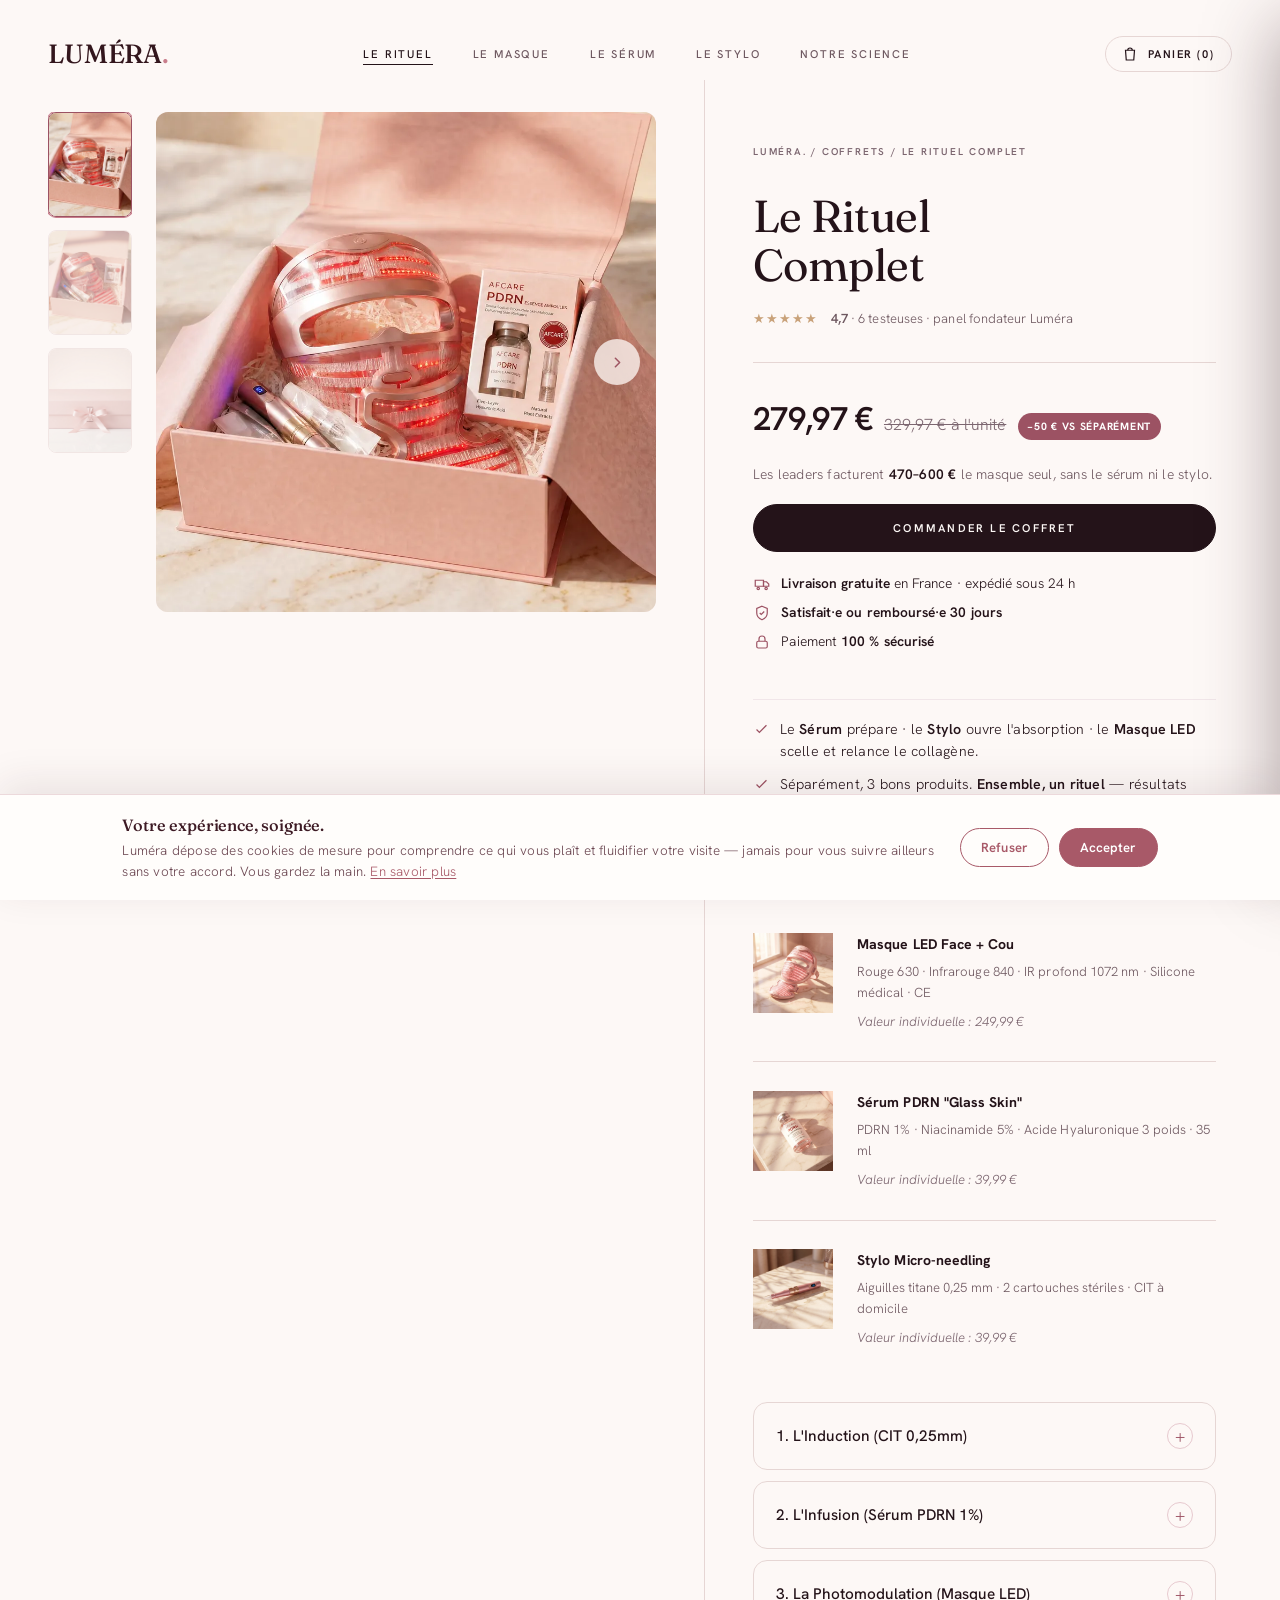
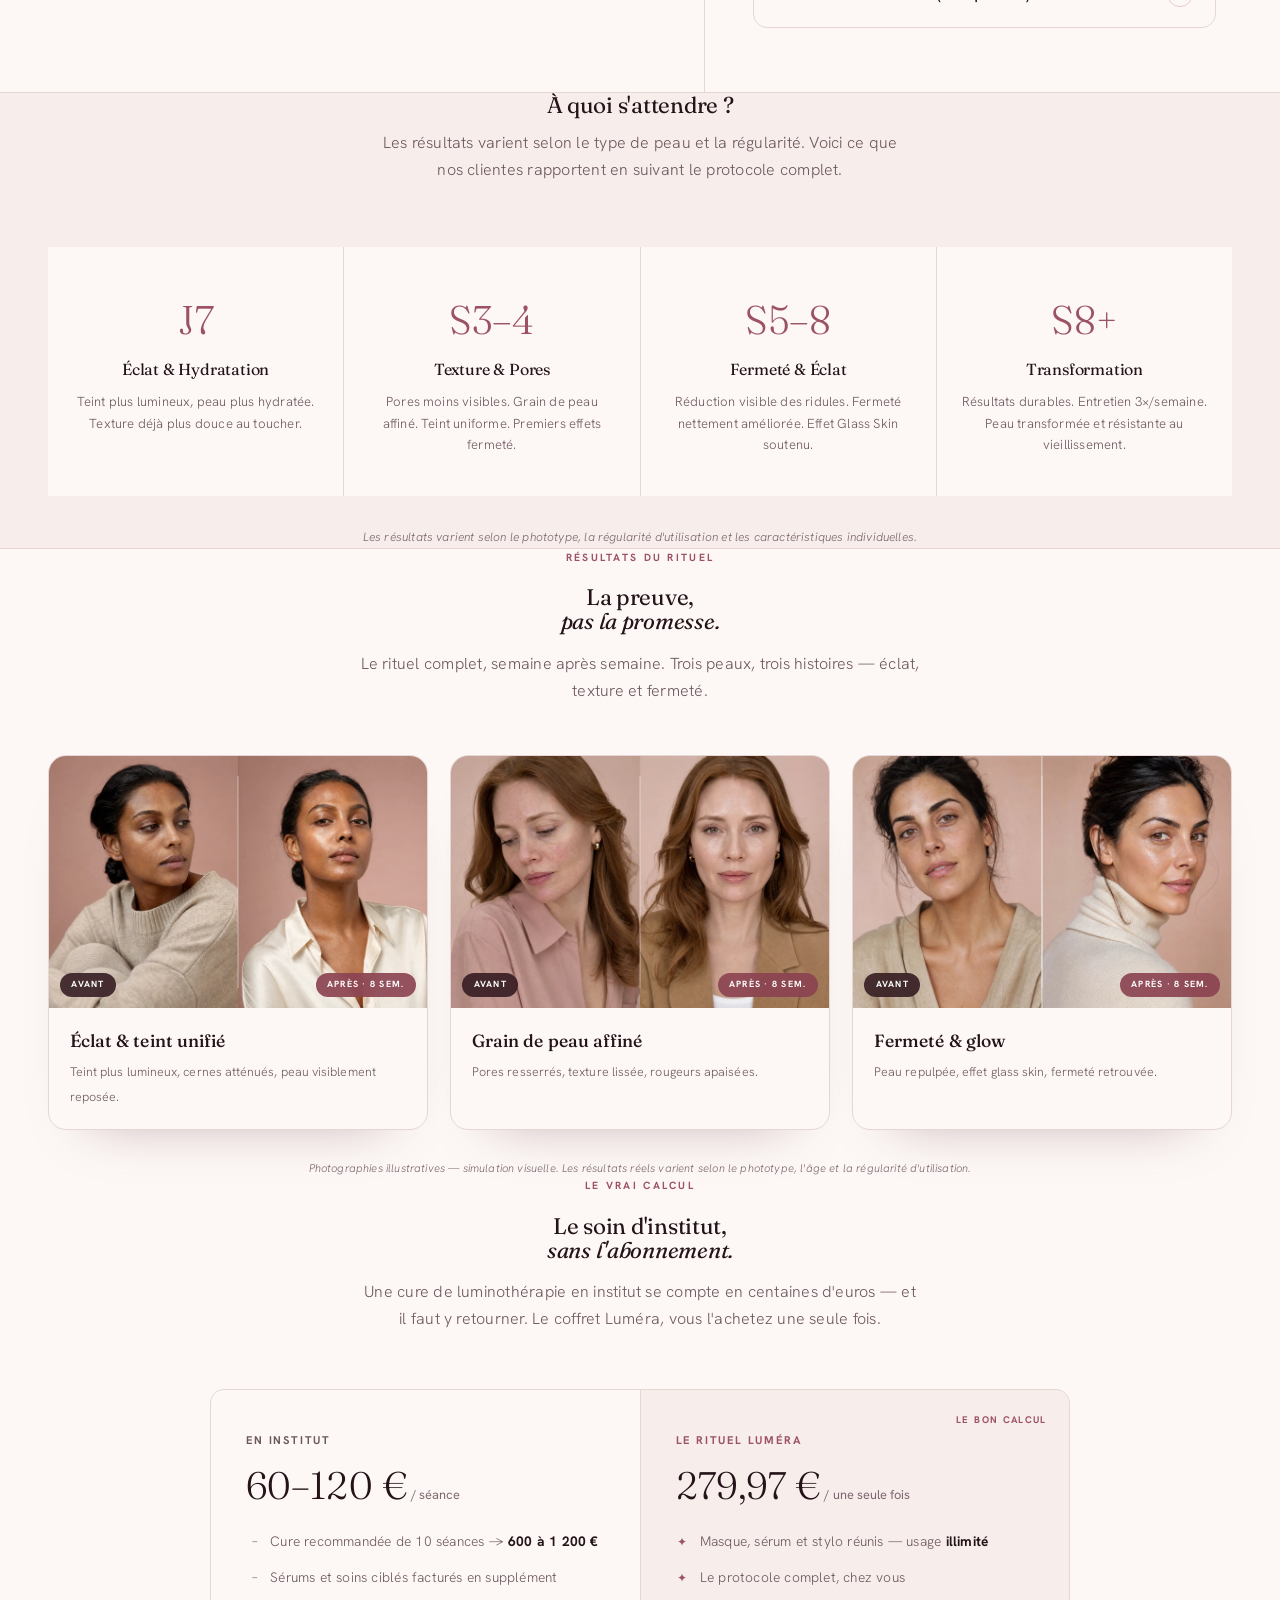
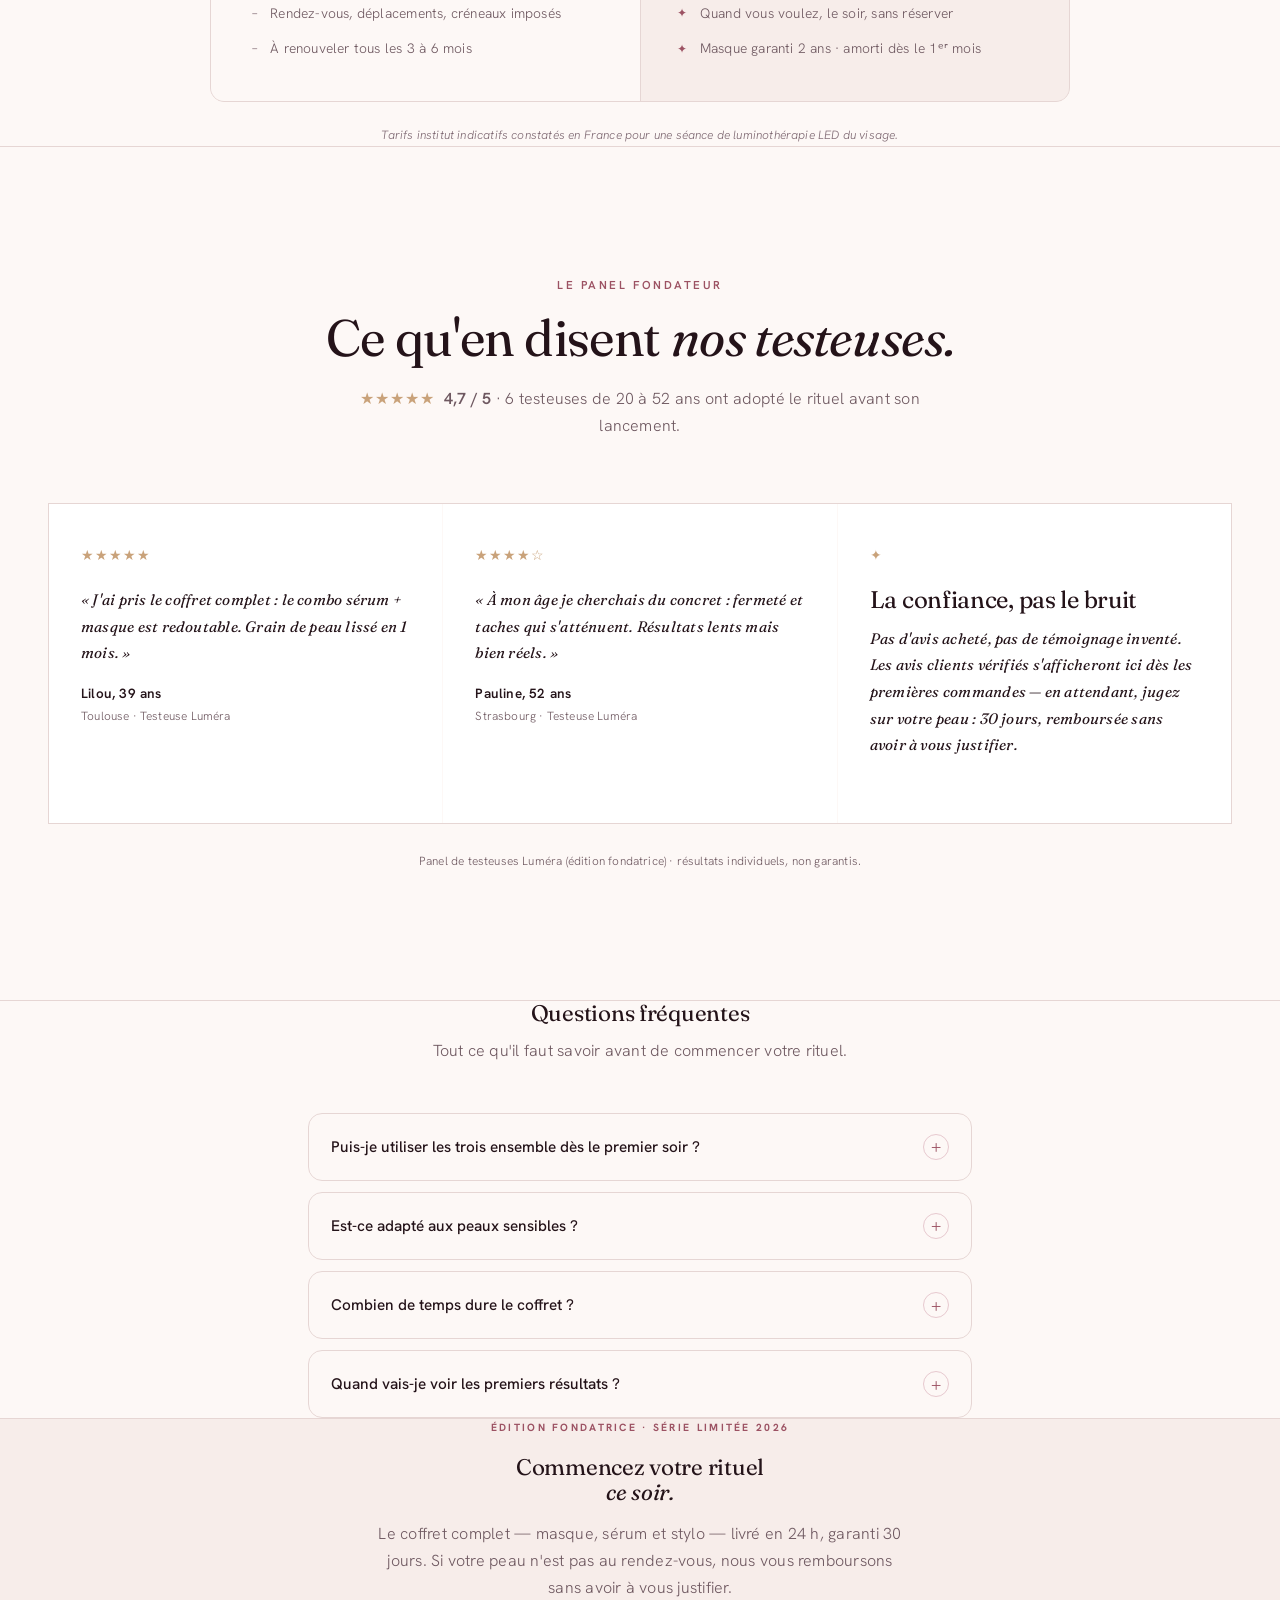
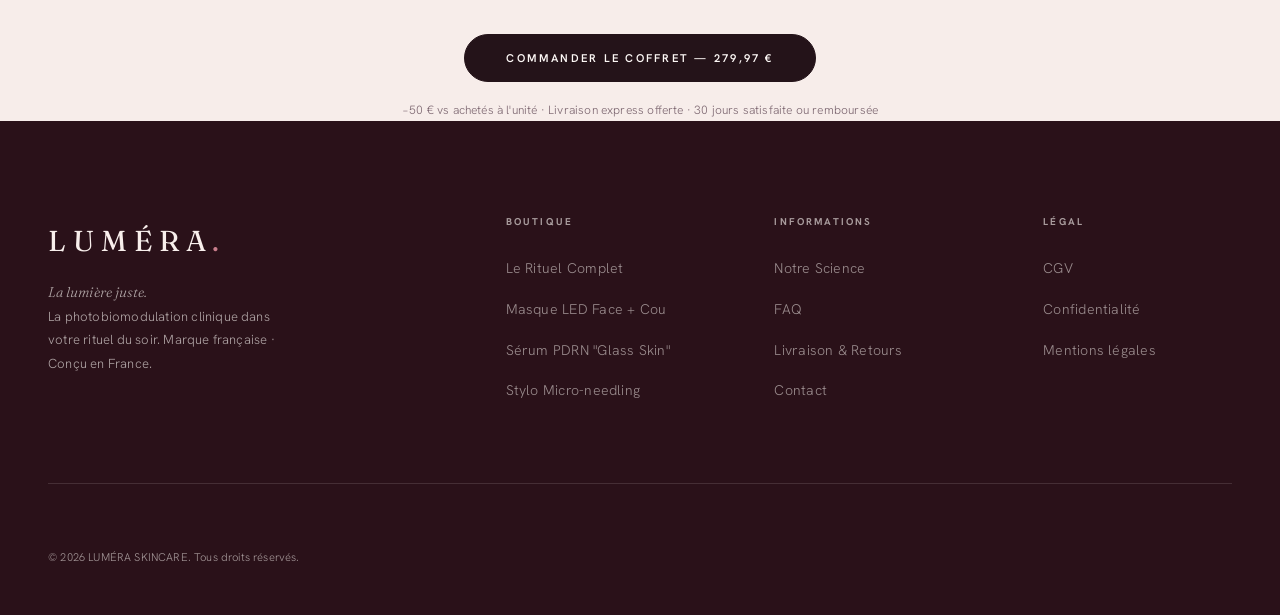
<file: bundle.html>
<!DOCTYPE html>
<html lang="fr">
<head>
    <meta charset="UTF-8">
    <meta name="viewport" content="width=device-width, initial-scale=1.0">
    <title>Le Rituel Complet | LUMÉRA</title>
    <link rel="canonical" href="https://lumera-skincare.com/bundle.html">
    <meta name="description" content="Le coffret complet Luméra : Masque LED, Sérum PDRN et Stylo Micro-needling. Économisez 50 € — résultats cliniques en 4 semaines — 279,97 €">
    <meta name="theme-color" content="#FAFAF9">
    <link rel="icon" href="data:image/svg+xml,<svg xmlns='http://www.w3.org/2000/svg' viewBox='0 0 32 32'><rect width='32' height='32' rx='7' fill='%233D1A24'/><text x='16' y='23' font-family='Georgia,serif' font-size='20' fill='%23E8AEB8' text-anchor='middle'>L</text></svg>">
    <meta property="og:type" content="product">
    <meta property="og:title" content="Le Rituel Complet — LUMÉRA">
    <meta property="og:description" content="Masque LED, Sérum PDRN et Stylo microneedling — le rituel d'institut à la maison. Édition limitée, 279,97 €.">
    <meta property="og:image" content="https://lumera-skincare.com/assets/coffret-hero.webp?v=12">
    <meta property="og:url" content="https://lumera-skincare.com/bundle.html">
    <meta name="twitter:card" content="summary_large_image">
    <link rel="preconnect" href="https://fonts.googleapis.com">
    <link rel="preconnect" href="https://fonts.gstatic.com" crossorigin>
    <link href="https://fonts.googleapis.com/css2?family=Hanken+Grotesk:wght@300;400;500;600;700&display=swap" rel="stylesheet" media="print" onload="this.media='all'">
<noscript><link href="https://fonts.googleapis.com/css2?family=Hanken+Grotesk:wght@300;400;500;600;700&display=swap" rel="stylesheet"></noscript>
    <link href="https://fonts.googleapis.com/css2?family=Fraunces:ital,opsz,wght@0,9..144,300..600;1,9..144,300..600&display=swap" rel="stylesheet">
    <script type="application/ld+json">
    {
      "@context": "https://schema.org",
      "@type": "Product",
      "name": "Le Rituel Complet — Coffret Luméra",
      "image": ["https://lumera-skincare.com/assets/coffret-hero.webp?v=12", "https://lumera-skincare.com/assets/coffret-open.webp?v=12", "https://lumera-skincare.com/assets/coffret-closed.webp"],
      "description": "Le coffret complet Luméra : Masque LED Face + Cou, Sérum PDRN Glass Skin et Stylo micro-needling. Le rituel de photobiomodulation d'institut, à la maison.",
      "brand": { "@type": "Brand", "name": "LUMÉRA" },
      "category": "Soin du visage régénératif",
      "offers": {
        "@type": "Offer",
        "url": "bundle.html",
        "priceCurrency": "EUR",
        "price": "279.97",
        "availability": "https://schema.org/InStock",
        "itemCondition": "https://schema.org/NewCondition"
      }
    }
    </script>
    <link rel="preload" as="image" href="assets/coffret-open.webp?v=12" fetchpriority="high">
    <link rel="stylesheet" href="styles.css?v=32">
    <style>
        /* ── Contenu du coffret ── */
        .bundle-items { margin: 1.5rem 0; }
        .bundle-item {
            display: flex;
            gap: 1.5rem;
            padding: 1.8rem 0;
            border-bottom: 1px solid var(--c-border);
            align-items: flex-start;
        }
        .bundle-item:last-child { border-bottom: none; }
        .bundle-item.bonus .bundle-item-name,
        .bundle-item.bonus .bundle-item-desc { color: var(--c-text-muted); }
        .bundle-item.bonus .bundle-item-price { color: var(--c-accent-dark); font-style: normal; font-weight: 600; }
        .bundle-item-img { width: 80px; height: 80px; flex-shrink: 0; object-fit: cover; }
        .bundle-item-body { flex: 1; }
        .bundle-item-name { font-size: 0.88rem; font-weight: 700; color: var(--c-text-main); margin-bottom: 0.3rem; }
        .bundle-item-desc { font-size: 0.82rem; color: var(--c-text-muted); line-height: 1.6; margin-bottom: 0.5rem; }
        .bundle-item-price { font-size: 0.82rem; color: var(--c-text-light); font-style: italic; }
        .bundle-item-bonus-icon {
            width: 80px;
            height: 80px;
            flex-shrink: 0;
            display: flex;
            align-items: center;
            justify-content: center;
            background: var(--c-surface);
            border: 1px solid var(--c-border);
            font-family: var(--font-serif);
            font-size: 0.65rem;
            color: var(--c-text-light);
            text-transform: uppercase;
            letter-spacing: 0.1em;
            text-align: center;
            padding: 0.5rem;
        }

        /* ── Comparaison prix ── */
        .price-comparison {
            background: var(--c-surface);
            padding: 1.5rem;
            margin: 2rem 0;
            display: flex;
            justify-content: space-between;
            align-items: center;
            border: 1px solid var(--c-border);
        }
        .price-col-label {
            font-size: 0.72rem;
            text-transform: uppercase;
            letter-spacing: 0.12em;
            font-weight: 600;
            color: var(--c-text-muted);
            margin-bottom: 0.3rem;
        }
        .price-col-old { font-size: 1.3rem; text-decoration: line-through; color: var(--c-text-light); font-weight: 600; }
        .price-col-new { font-family: var(--font-serif); font-size: 1.6rem; font-weight: 700; color: var(--c-text-main); }
        .price-col-new-label { font-size: 0.72rem; text-transform: uppercase; letter-spacing: 0.12em; font-weight: 600; color: var(--c-accent-dark); margin-bottom: 0.3rem; }
        .price-arrow { font-size: 1.3rem; color: var(--c-text-light); }

        /* ── Étapes du rituel ── */
        .ritual-step {
            display: grid;
            grid-template-columns: 56px 1fr;
            gap: 1.5rem;
            padding: 2rem 0;
            border-bottom: 1px solid var(--c-border);
            align-items: start;
        }
        .ritual-step:last-child { border-bottom: none; }
        .ritual-num {
            font-family: var(--font-serif);
            font-size: 3rem;
            font-weight: 300;
            color: var(--c-accent-dark);
            line-height: 1;
            text-align: center;
        }
        .ritual-title { font-size: 0.95rem; font-weight: 700; color: var(--c-text-main); margin-bottom: 0.5rem; }
        .ritual-desc { font-size: 0.88rem; color: var(--c-text-muted); line-height: 1.7; }

        /* ── Synergie ── */
        .synergy-callout {
            padding: 1.2rem 1.5rem;
            background: var(--c-surface);
            border: 1px solid var(--c-border);
            margin-bottom: 0.75rem;
        }
        .synergy-callout:last-child { margin-bottom: 0; }
        .synergy-callout p { font-size: 0.82rem; color: var(--c-text-muted); line-height: 1.65; margin: 0; }

        /* ── Timeline résultats ── */
        .timeline-grid {
            display: grid;
            grid-template-columns: repeat(4, 1fr);
            gap: 1px;
            background: var(--c-border);
        }
        .timeline-card {
            text-align: center;
            padding: 2.5rem 1.5rem;
            background: var(--c-bg);
        }
        .timeline-label {
            font-family: var(--font-serif);
            font-size: 2.5rem;
            color: var(--c-accent-dark);
            margin-bottom: 0.5rem;
            font-weight: 300;
        }
        .timeline-title { font-family: var(--font-serif); font-size: 1rem; margin-bottom: 0.8rem; }
        .timeline-desc { font-size: 0.82rem; color: var(--c-text-muted); line-height: 1.65; }

        /* ── Sticky bar ── */
        .sticky-bar {
            position: fixed;
            bottom: -80px;
            left: 0; right: 0;
            background: rgba(250,250,249,0.96);
            backdrop-filter: blur(20px);
            -webkit-backdrop-filter: blur(20px);
            border-top: 1px solid var(--c-border);
            padding: 1rem 2rem;
            z-index: 190;
            transition: bottom 0.4s var(--ease-out);
            display: flex;
            align-items: center;
            justify-content: space-between;
            gap: 1.5rem;
        }
        .sticky-bar.visible { bottom: 0; }
        .sticky-bar .btn { width: auto; padding: 0.9rem 2rem; }
        .sticky-meta { display: flex; flex-direction: column; gap: 0.15rem; }
        .sticky-name { font-family: var(--font-serif); font-size: 1.1rem; }
        .sticky-sub { font-size: 0.72rem; color: var(--c-text-muted); }
        .sticky-prices { display: flex; flex-direction: column; align-items: flex-end; gap: 0.1rem; }
        .sticky-price { font-size: 1.1rem; font-weight: 700; }
        .sticky-price-old { font-size: 0.72rem; text-decoration: line-through; color: var(--c-text-light); }
        /* sticky-bar visible mobile (conversion TikTok), masquee desktop via styles.css */
        /* Galerie bundle : visuels d'aspects mixtes → contain pour tout voir, fond blush assorti */
        .gallery-stage { background: #F6E9E5; }
        .gallery-carousel img, .gallery-carousel video { object-fit: contain; background: #F6E9E5; }

        /* ═══ PREMIUM POLISH · couture / clinique-luxe ═══ */
        body { letter-spacing: .005em; text-rendering: optimizeLegibility; -moz-osx-font-smoothing: grayscale; }
        ::selection { background: var(--c-accent-light, #E8AEB8); color: var(--c-text-main, #3D1A24); }
        a:focus-visible, button:focus-visible, input:focus-visible { outline: 2px solid var(--c-accent-dark, #A85968); outline-offset: 3px; border-radius: 4px; }
        :focus:not(:focus-visible) { outline: none; }
        .product-title, .serif, h1, h2, h3 { letter-spacing: -.012em; }
        .btn { transition: transform .3s var(--ease-out, cubic-bezier(.22,1,.36,1)), background .3s, box-shadow .3s; }
        .price-comparison { border-radius: 14px; }
        .current-price, .price-old, .price-col-new, .price-col-old, .sticky-price, .sticky-price-old, .bundle-item-price, .timeline-label, .value-price { font-variant-numeric: lining-nums tabular-nums; }
        .current-price, .price-old, .price-col-new, .price-col-old, .sticky-price, .sticky-price-old, .value-price { white-space: nowrap; }
        .gallery-arrow { box-shadow: 0 4px 18px rgba(92,45,58,.18); }
        .gallery-thumbs img.active { box-shadow: 0 0 0 1px var(--c-accent, #C97E8C); }
        img { -webkit-user-drag: none; }
        @media (max-width: 768px) {
            .product-title { letter-spacing: -.01em; }
            .btn { min-height: 52px; }
            .nav-burger { min-width: 44px; min-height: 44px; align-items: center; justify-content: center; }
        }

        /* ── Institut vs Luméra (le calcul valeur) ── */
        .value-compare {
            display: grid;
            grid-template-columns: 1fr 1fr;
            gap: 1px;
            background: var(--c-border);
            border: 1px solid var(--c-border);
            border-radius: 14px;
            overflow: hidden;
            max-width: 860px;
            margin: 0 auto;
        }
        .value-col { background: var(--c-bg); padding: 2.6rem 2.2rem; }
        .value-col--lumera { background: var(--c-surface); position: relative; }
        .value-col--lumera::before {
            content: 'Le bon calcul';
            position: absolute;
            top: 1.4rem; right: 1.4rem;
            font-size: 0.6rem; letter-spacing: 0.14em; text-transform: uppercase; font-weight: 700;
            color: var(--c-accent-dark);
        }
        .value-col-head { font-size: 0.7rem; text-transform: uppercase; letter-spacing: 0.16em; font-weight: 700; color: var(--c-text-muted); margin-bottom: 1rem; }
        .value-col--lumera .value-col-head { color: var(--c-accent-dark); }
        .value-price { font-family: var(--font-serif); font-size: 2.4rem; font-weight: 300; color: var(--c-text-main); line-height: 1; margin-bottom: 1.7rem; }
        .value-price span { font-family: var(--font-sans); font-size: 0.8rem; color: var(--c-text-light); font-weight: 400; }
        .value-list { list-style: none; display: flex; flex-direction: column; gap: 0.9rem; }
        .value-list li { font-size: 0.86rem; color: var(--c-text-muted); line-height: 1.55; padding-left: 1.5rem; position: relative; }
        .value-col .value-list li::before { content: '–'; position: absolute; left: 0.35rem; color: var(--c-text-light); }
        .value-col--lumera .value-list li::before { content: '✦'; left: 0.1rem; color: var(--c-accent-dark); font-size: 0.72rem; top: 0.1rem; }
        .value-list li strong { color: var(--c-text-main); font-weight: 700; }
        @media (max-width: 768px) {
            .value-compare { grid-template-columns: 1fr; max-width: 420px; }
            .value-col { padding: 2.2rem 1.6rem; }
            .timeline-grid { grid-template-columns: repeat(2, 1fr); }
            .timeline-card { padding: 1.8rem 1.2rem; }
            .timeline-label { font-size: 2rem; }
            .value-col--lumera::before { position: static; display: block; margin-bottom: 0.6rem; }
        }

        /* ── Avant/après éditorial ── */
        .ba-cards { display: grid; grid-template-columns: repeat(3, 1fr); gap: 1.4rem; margin-bottom: 1.8rem; }
        .ba-card { background: var(--c-bg); border: 1px solid var(--c-border); border-radius: 18px; overflow: hidden; box-shadow: 0 30px 55px -42px rgba(92,45,58,.4); transition: transform .35s var(--ease-out, cubic-bezier(.22,1,.36,1)), box-shadow .35s; }
        .ba-card:hover { transform: translateY(-5px); box-shadow: 0 38px 64px -38px rgba(92,45,58,.5); }
        .ba-media { position: relative; aspect-ratio: 3/2; overflow: hidden; }
        .ba-media img { width: 100%; height: 100%; object-fit: cover; display: block; }
        .ba-media::after { content: ''; position: absolute; top: 8%; bottom: 8%; left: 50%; width: 1px; background: rgba(255,255,255,.45); transform: translateX(-50%); }
        .ba-tag { position: absolute; bottom: .7rem; font-size: .56rem; font-weight: 700; letter-spacing: .14em; text-transform: uppercase; color: #fff; background: rgba(45,20,28,.85); -webkit-backdrop-filter: blur(6px); backdrop-filter: blur(6px); padding: .3rem .7rem; border-radius: 100px; }
        .ba-tag.before { left: .7rem; }
        .ba-tag.after { right: .7rem; background: rgba(138,66,80,.9); }
        .ba-cap { padding: 1.1rem 1.3rem 1.3rem; }
        .ba-cap strong { display: block; font-family: var(--font-serif); font-size: 1.1rem; font-weight: 500; color: var(--c-text-main); margin-bottom: .25rem; }
        .ba-cap span { font-size: .78rem; color: var(--c-text-muted); line-height: 1.5; }
        @media (max-width: 880px) { .ba-cards { grid-template-columns: 1fr; max-width: 460px; margin-left: auto; margin-right: auto; } }

        /* ── Prix : badge collé + paiement fractionné ── */
        .product-price-block .savings-badge { align-self: center; border-radius: 100px; }
        .price-split { font-size: 0.84rem; color: var(--c-text-muted); margin: -1.7rem 0 0; font-family: var(--font-sans); }
        .price-split strong { color: var(--c-text-main); font-weight: 600; }
        /* ── Bandeau de réassurance sous le CTA ── */
        .trust-band { display: grid; gap: 0.95rem; padding: 1.3rem 1.45rem; margin: 0 0 1.6rem; background: var(--c-surface); border: 1px solid var(--c-border); border-radius: 14px; }
        .trust-item { display: flex; gap: 0.75rem; align-items: flex-start; }
        .trust-ico { flex-shrink: 0; width: 21px; height: 21px; border-radius: 50%; background: var(--c-accent-dark); color: #fff; display: flex; align-items: center; justify-content: center; font-size: 0.68rem; margin-top: 1px; }
        .trust-item strong { display: block; font-size: 0.85rem; color: var(--c-text-main); font-weight: 600; line-height: 1.3; }
        .trust-item span { font-size: 0.77rem; color: var(--c-text-muted); line-height: 1.45; }
    </style>
</head>
<body>

    <header id="header" class="scrolled">
        <div class="container nav-container">
            <a href="index.html" class="nav-logo">LUMÉRA<b>.</b></a>
            <nav class="nav-links">
                <a href="bundle.html" class="active">Le Rituel</a>
                <a href="product-mask.html">Le Masque</a>
                <a href="product-serum.html">Le Sérum</a>
                <a href="product-pen.html">Le Stylo</a>
                <a href="about.html">Notre Science</a>
            </nav>
            <div class="nav-actions">
                <button class="nav-cart" onclick="openCart()"><svg viewBox="0 0 24 24"><path d="M6 7h12l-1 13H7L6 7z"></path><path d="M9 7a3 3 0 0 1 6 0"></path></svg><span class="cart-btn">Panier (0)</span></button>
                <button class="nav-burger" id="navBurger" aria-label="Menu"><span></span><span></span><span></span></button>
            </div>
        </div>
    </header>

    <main class="product-layout">

        <!-- GALLERY -->
        <div class="product-gallery">
            <div class="gallery-stage">
                <div class="gallery-carousel" id="galleryMain">
                    <img loading="eager" fetchpriority="high" src="assets/coffret-open.webp?v=12" alt="Coffret Le Rituel Complet ouvert — masque LED, sérum PDRN et stylo réunis sur marbre">
                    <img loading="lazy" src="assets/coffret-open-2.webp?v=4" alt="Coffret Le Rituel Complet Luméra — autre angle, masque LED, sérum PDRN et stylo sur marbre">
                    <img loading="lazy" src="assets/coffret-closed.webp?v=2" alt="Coffret Le Rituel Complet Luméra fermé, ruban satin rosé">
                </div>
                <button class="gallery-arrow prev" type="button" aria-label="Image précédente"><svg viewBox="0 0 24 24" fill="none" stroke="currentColor" stroke-width="2.2" stroke-linecap="round" stroke-linejoin="round"><polyline points="15 18 9 12 15 6"></polyline></svg></button>
                <button class="gallery-arrow next" type="button" aria-label="Image suivante"><svg viewBox="0 0 24 24" fill="none" stroke="currentColor" stroke-width="2.2" stroke-linecap="round" stroke-linejoin="round"><polyline points="9 18 15 12 9 6"></polyline></svg></button>
            </div>
            <div class="gallery-thumbs" id="galleryThumbs">
                <img loading="lazy" src="assets/coffret-open.webp?v=12" alt="" class="active">
                <img loading="lazy" src="assets/coffret-open-2.webp?v=4" alt="">
                <img loading="lazy" src="assets/coffret-closed.webp?v=2" alt="">
            </div>
        </div>

        <!-- PRODUCT INFO -->
        <div class="product-info">
            <div class="breadcrumbs">
                <a href="index.html">LUMÉRA<b>.</b></a> / <a href="index.html#bundle">Coffrets</a> / Le Rituel Complet
            </div>

            <h1 class="product-title serif reveal">Le Rituel<br>Complet</h1>

            <div class="product-reviews reveal">
                <span class="stars" style="color:var(--c-gold); letter-spacing:1px;" aria-label="Noté 4,7 sur 5">★★★★★</span>
                <span style="font-size:0.82rem;"><b>4,7</b> · 6 testeuses <span style="color:var(--c-text-muted);">· panel fondateur Luméra</span></span>
            </div>

            <div class="buybox-price reveal" style="margin-bottom:1.5rem;">
                <span class="bb-now">279,97 €</span>
                <span class="bb-was" title="Prix des 3 soins achetés séparément">329,97 € à l'unité</span>
                <span class="bb-save">−50 € vs séparément</span>
            </div>
            <p class="bb-split reveal">Les leaders facturent <b>470–600 €</b> le masque seul, sans le sérum ni le stylo.</p>

            <!-- ATC -->
            <div class="atc-wrapper reveal" id="atcWrapper">
                <button class="btn btn-solid" onclick="addToCart('Le Rituel Complet', 279.97, 'assets/coffret-open.webp?v=12')">Commander le Coffret</button>
                <div class="trust-row" style="margin-top:1.4rem;">
                    <div class="tr"><svg viewBox="0 0 24 24" fill="none" stroke-width="1.6"><path d="M3 7h11v8H3z"/><path d="M14 9h4l3 3v3h-7z"/><circle cx="7" cy="18" r="1.6"/><circle cx="17.5" cy="18" r="1.6"/></svg><span><b>Livraison gratuite</b> en France · expédié sous 24 h</span></div>
                    <div class="tr"><svg viewBox="0 0 24 24" fill="none" stroke-width="1.6"><path d="M12 3l7 3v6c0 4.5-3 7.5-7 9-4-1.5-7-4.5-7-9V6z"/><path d="M9 12l2 2 4-4"/></svg><span><b>Satisfait·e ou remboursé·e 30 jours</b></span></div>
                    <div class="tr"><svg viewBox="0 0 24 24" fill="none" stroke-width="1.6"><rect x="5" y="11" width="14" height="9" rx="2"/><path d="M8 11V8a4 4 0 0 1 8 0v3"/></svg><span>Paiement <b>100 % sécurisé</b></span></div>
                </div>
            </div>

            <ul class="bb-bullets reveal" style="margin-top:2.2rem;">
                <li><svg viewBox="0 0 24 24" fill="none" stroke-width="1.8"><path d="M5 12l4 4 10-10"/></svg><span>Le <b>Sérum</b> prépare · le <b>Stylo</b> ouvre l'absorption · le <b>Masque LED</b> scelle et relance le collagène.</span></li>
                <li><svg viewBox="0 0 24 24" fill="none" stroke-width="1.8"><path d="M5 12l4 4 10-10"/></svg><span>Séparément, 3 bons produits. <b>Ensemble, un rituel</b> — résultats visibles dès la 4ᵉ semaine.</span></li>
            </ul>

            <!-- Contenu du coffret -->
            <div class="reveal" style="margin-top:2.4rem;">
                <span class="block-label">Contenu du coffret</span>
                <div class="bundle-items">
                    <div class="bundle-item">
                        <img loading="lazy" src="assets/card-mask.webp" alt="Masque LED Face + Cou" class="bundle-item-img">
                        <div class="bundle-item-body">
                            <div class="bundle-item-name">Masque LED Face + Cou</div>
                            <div class="bundle-item-desc">Rouge 630 · Infrarouge 840 · IR profond 1072 nm · Silicone médical · CE</div>
                            <div class="bundle-item-price">Valeur individuelle : 249,99 €</div>
                        </div>
                    </div>
                    <div class="bundle-item">
                        <img loading="lazy" src="assets/card-serum.webp" alt="Sérum PDRN Glass Skin" class="bundle-item-img">
                        <div class="bundle-item-body">
                            <div class="bundle-item-name">Sérum PDRN "Glass Skin"</div>
                            <div class="bundle-item-desc">PDRN 1% · Niacinamide 5% · Acide Hyaluronique 3 poids · 35 ml</div>
                            <div class="bundle-item-price">Valeur individuelle : 39,99 €</div>
                        </div>
                    </div>
                    <div class="bundle-item">
                        <img loading="lazy" src="assets/card-pen.webp" alt="Stylo Micro-needling" class="bundle-item-img">
                        <div class="bundle-item-body">
                            <div class="bundle-item-name">Stylo Micro-needling</div>
                            <div class="bundle-item-desc">Aiguilles titane 0,25 mm · 2 cartouches stériles · CIT à domicile</div>
                            <div class="bundle-item-price">Valeur individuelle : 39,99 €</div>
                        </div>
                    </div>
                </div>
            </div>

            <!-- Réassurance visible (garanties sorties des accordéons) -->
            <!-- Accordions -->
            <div class="accordion reveal">
    <div class="accordion-item">
                    <button class="accordion-header" aria-expanded="false">1. L'Induction (CIT 0,25mm)<span class="icon">+</span></button>
                    <div class="accordion-content">
                        <div style="padding-bottom:1.5rem; font-size:0.92rem; color:var(--c-text-muted); line-height:1.7;">
                            <p style="margin-bottom:1rem">La première phase du rituel consiste à bypasser la barrière cutanée.</p>
                            <ul style="list-style:none; padding:0; display:flex; flex-direction:column; gap:0.6rem;">
                                <li><strong>✦ Mécanisme :</strong> Le stylo crée des micro-canaux épidermiques, déclenchant un signal autocrine de réparation (facteurs de croissance).</li>
                                <li><strong>✦ Résultat :</strong> L'absorption des actifs appliqués par la suite est multipliée par 4.7.</li>
                            </ul>
                        </div>
                    </div>
                </div>
                <div class="accordion-item">
                    <button class="accordion-header" aria-expanded="false">2. L'Infusion (Sérum PDRN 1%)<span class="icon">+</span></button>
                    <div class="accordion-content">
                        <div style="padding-bottom:1.5rem; font-size:0.92rem; color:var(--c-text-muted); line-height:1.7;">
                            <p style="margin-bottom:1rem">Application immédiate des bio-macromolécules dans la fenêtre thérapeutique de 60 minutes.</p>
                            <ul style="list-style:none; padding:0; display:flex; flex-direction:column; gap:0.6rem;">
                                <li><strong>✦ Mécanisme :</strong> Le PDRN (Polydésoxyribonucléotide) s'infiltre dans le derme papillaire via les micro-canaux et active les récepteurs A2A fibroblastiques.</li>
                                <li><strong>✦ Résultat :</strong> Initiation massive de la synthèse d'acide hyaluronique et de collagène de type I.</li>
                            </ul>
                        </div>
                    </div>
                </div>
                <div class="accordion-item">
                    <button class="accordion-header" aria-expanded="false">3. La Photomodulation (Masque LED)<span class="icon">+</span></button>
                    <div class="accordion-content">
                        <div style="padding-bottom:1.5rem; font-size:0.92rem; color:var(--c-text-muted); line-height:1.7;">
                            <p style="margin-bottom:1rem">L'étape finale fournit l'énergie nécessaire à la transcription cellulaire.</p>
                            <ul style="list-style:none; padding:0; display:flex; flex-direction:column; gap:0.6rem;">
                                <li><strong>✦ Mécanisme :</strong> L'irradiation (630nm / 840nm) stimule la cytochrome C oxydase. Le métabolisme cellulaire, déjà sollicité par le PDRN, est inondé d'ATP.</li>
                                <li><strong>✦ Résultat :</strong> La régénération cellulaire est accélérée, l'inflammation induite par le microneedling est résolue, et la peau est structurellement densifiée.</li>
                            </ul>
                        </div>
                    </div>
                </div>
            </div>
        </div>
    </main>

    <!-- Timeline résultats -->
    <section class="section-pad" style="background:var(--c-surface); border-top:1px solid var(--c-border);">
        <div class="container">
            <h2 class="serif reveal" style="text-align:center; margin-bottom:0.8rem;">À quoi s'attendre ?</h2>
            <p class="reveal" style="text-align:center; color:var(--c-text-muted); margin-bottom:4rem; font-size:1rem; max-width:520px; margin-left:auto; margin-right:auto;">Les résultats varient selon le type de peau et la régularité. Voici ce que nos clientes rapportent en suivant le protocole complet.</p>
            <div class="timeline-grid reveal">
                <div class="timeline-card">
                    <div class="timeline-label">J7</div>
                    <h3 class="timeline-title">Éclat & Hydratation</h3>
                    <p class="timeline-desc">Teint plus lumineux, peau plus hydratée. Texture déjà plus douce au toucher.</p>
                </div>
                <div class="timeline-card">
                    <div class="timeline-label">S3–4</div>
                    <h3 class="timeline-title">Texture & Pores</h3>
                    <p class="timeline-desc">Pores moins visibles. Grain de peau affiné. Teint uniforme. Premiers effets fermeté.</p>
                </div>
                <div class="timeline-card">
                    <div class="timeline-label">S5–8</div>
                    <h3 class="timeline-title">Fermeté & Éclat</h3>
                    <p class="timeline-desc">Réduction visible des ridules. Fermeté nettement améliorée. Effet Glass Skin soutenu.</p>
                </div>
                <div class="timeline-card">
                    <div class="timeline-label">S8+</div>
                    <h3 class="timeline-title">Transformation</h3>
                    <p class="timeline-desc">Résultats durables. Entretien 3×/semaine. Peau transformée et résistante au vieillissement.</p>
                </div>
            </div>
            <p class="reveal" style="text-align:center; font-size:0.75rem; color:var(--c-text-light); margin-top:2rem; font-style:italic;">Les résultats varient selon le phototype, la régularité d'utilisation et les caractéristiques individuelles.</p>
        </div>
    </section>

    <!-- Avant/après éditorial -->
    <section class="section-pad" style="background:var(--c-bg); border-top:1px solid var(--c-border);">
        <div class="container">
            <div style="text-align:center; max-width:580px; margin:0 auto 3.2rem;">
                <span class="feature-eyebrow reveal" style="display:block;">Résultats du rituel</span>
                <h2 class="serif reveal">La preuve,<br><em>pas la promesse.</em></h2>
                <p class="reveal" style="color:var(--c-text-muted); font-size:1rem; line-height:1.7; margin-top:1rem;">Le rituel complet, semaine après semaine. Trois peaux, trois histoires — éclat, texture et fermeté.</p>
            </div>
            <div class="ba-cards reveal">
                <figure class="ba-card">
                    <div class="ba-media">
                        <img loading="lazy" src="assets/ba-01.webp" alt="Avant / après — teint plus lumineux et unifié après le rituel Luméra">
                        <span class="ba-tag before">Avant</span>
                        <span class="ba-tag after">Après · 8 sem.</span>
                    </div>
                    <figcaption class="ba-cap"><strong>Éclat &amp; teint unifié</strong><span>Teint plus lumineux, cernes atténués, peau visiblement reposée.</span></figcaption>
                </figure>
                <figure class="ba-card">
                    <div class="ba-media">
                        <img loading="lazy" src="assets/ba-02.webp" alt="Avant / après — grain de peau affiné après le rituel Luméra">
                        <span class="ba-tag before">Avant</span>
                        <span class="ba-tag after">Après · 8 sem.</span>
                    </div>
                    <figcaption class="ba-cap"><strong>Grain de peau affiné</strong><span>Pores resserrés, texture lissée, rougeurs apaisées.</span></figcaption>
                </figure>
                <figure class="ba-card">
                    <div class="ba-media">
                        <img loading="lazy" src="assets/ba-03.webp" alt="Avant / après — fermeté et effet glass skin après le rituel Luméra">
                        <span class="ba-tag before">Avant</span>
                        <span class="ba-tag after">Après · 8 sem.</span>
                    </div>
                    <figcaption class="ba-cap"><strong>Fermeté &amp; glow</strong><span>Peau repulpée, effet glass skin, fermeté retrouvée.</span></figcaption>
                </figure>
            </div>
            <p class="reveal" style="text-align:center; font-size:0.7rem; font-style:italic; color:var(--c-text-light); margin-top:0.4rem;">Photographies illustratives — simulation visuelle. Les résultats réels varient selon le phototype, l'âge et la régularité d'utilisation.</p>
        </div>
    </section>

    <!-- Institut vs Luméra : le calcul -->
    <section class="section-pad">
        <div class="container">
            <div style="text-align:center; max-width:560px; margin:0 auto 3.5rem;">
                <span class="feature-eyebrow reveal" style="display:block;">Le vrai calcul</span>
                <h2 class="serif reveal">Le soin d'institut,<br><em>sans l'abonnement.</em></h2>
                <p class="reveal" style="color:var(--c-text-muted); font-size:1rem; line-height:1.7; margin-top:1rem;">Une cure de luminothérapie en institut se compte en centaines d'euros — et il faut y retourner. Le coffret Luméra, vous l'achetez une seule fois.</p>
            </div>
            <div class="value-compare reveal">
                <div class="value-col">
                    <div class="value-col-head">En institut</div>
                    <div class="value-price">60–120 €<span> / séance</span></div>
                    <ul class="value-list">
                        <li>Cure recommandée de 10 séances → <strong>600 à 1 200 €</strong></li>
                        <li>Sérums et soins ciblés facturés en supplément</li>
                        <li>Rendez-vous, déplacements, créneaux imposés</li>
                        <li>À renouveler tous les 3 à 6 mois</li>
                    </ul>
                </div>
                <div class="value-col value-col--lumera">
                    <div class="value-col-head">Le Rituel Luméra</div>
                    <div class="value-price">279,97 €<span> / une seule fois</span></div>
                    <ul class="value-list">
                        <li>Masque, sérum et stylo réunis — usage <strong>illimité</strong></li>
                        <li>Le protocole complet, chez vous</li>
                        <li>Quand vous voulez, le soir, sans réserver</li>
                        <li>Masque garanti 2 ans · amorti dès le 1ᵉʳ mois</li>
                    </ul>
                </div>
            </div>
            <p class="reveal" style="text-align:center; font-size:0.75rem; color:var(--c-text-light); margin-top:1.5rem; font-style:italic;">Tarifs institut indicatifs constatés en France pour une séance de luminothérapie LED du visage.</p>
        </div>
    </section>

    <!-- Avis -->
    <section class="reviews-section">
        <div class="container">
            <div class="reviews-header" style="text-align:center;">
                <div class="reveal" style="color:var(--c-accent-dark); font-size:0.72rem; letter-spacing:0.22em; text-transform:uppercase; font-weight:600; margin-bottom:1rem;">Le panel fondateur</div>
                <h2 class="serif reveal">Ce qu'en disent <em>nos testeuses.</em></h2>
                <p class="reveal" style="max-width:620px; margin:1.2rem auto 0; color:var(--c-text-muted); font-size:1rem; line-height:1.7;"><span style="color:var(--c-gold); letter-spacing:1px;">★★★★★</span> &nbsp;<b>4,7 / 5</b> · 6 testeuses de 20 à 52 ans ont adopté le rituel avant son lancement.</p>
            </div>
            <div class="reviews-grid">
                <div class="review-card reveal">
                    <span class="stars" style="color:var(--c-gold); letter-spacing:1px;" aria-label="5 sur 5">★★★★★</span>
                    <p class="review-text" style="font-style:italic; margin:0.8rem 0 1rem;">« J'ai pris le coffret complet : le combo sérum + masque est redoutable. Grain de peau lissé en 1 mois. »</p>
                    <p style="font-size:0.84rem; font-weight:600; color:var(--c-text-main); margin:0;">Lilou, 39 ans</p>
                    <p style="font-size:0.74rem; color:var(--c-text-muted); margin:0.1rem 0 0;">Toulouse · Testeuse Luméra</p>
                </div>
                <div class="review-card reveal" style="transition-delay:0.1s;">
                    <span class="stars" style="color:var(--c-gold); letter-spacing:1px;" aria-label="4 sur 5">★★★★☆</span>
                    <p class="review-text" style="font-style:italic; margin:0.8rem 0 1rem;">« À mon âge je cherchais du concret : fermeté et taches qui s'atténuent. Résultats lents mais bien réels. »</p>
                    <p style="font-size:0.84rem; font-weight:600; color:var(--c-text-main); margin:0;">Pauline, 52 ans</p>
                    <p style="font-size:0.74rem; color:var(--c-text-muted); margin:0.1rem 0 0;">Strasbourg · Testeuse Luméra</p>
                </div>
                <div class="review-card reveal" style="transition-delay:0.2s;">
                    <span class="stars" style="color:var(--c-gold);" aria-hidden="true">✦</span>
                    <h3 class="serif" style="font-size:1.5rem; font-weight:400; margin:0.6rem 0 0.8rem;">La confiance, pas le bruit</h3>
                    <p class="review-text">Pas d'avis acheté, pas de témoignage inventé. Les avis clients vérifiés s'afficheront ici dès les premières commandes — en attendant, jugez sur votre peau : 30 jours, remboursée sans avoir à vous justifier.</p>
                </div>
            </div>
            <p class="reveal" style="text-align:center; font-size:0.74rem; color:var(--c-text-muted); margin-top:1.8rem;">Panel de testeuses Luméra (édition fondatrice) · résultats individuels, non garantis.</p>
        </div>
    </section>

    <!-- FAQ -->
    <section class="section-pad" style="background:var(--c-bg); border-top:1px solid var(--c-border);">
        <div class="container" style="max-width:760px;">
            <h2 class="serif reveal" style="text-align:center; margin-bottom:0.8rem;">Questions fréquentes</h2>
            <p class="reveal" style="text-align:center; color:var(--c-text-muted); margin-bottom:3rem; font-size:1rem;">Tout ce qu'il faut savoir avant de commencer votre rituel.</p>
            <div class="accordion reveal">
                <div class="accordion-item">
                    <button class="accordion-header">Puis-je utiliser les trois ensemble dès le premier soir ? <span class="icon">+</span></button>
                    <div class="accordion-content"><p class="block-body" style="margin-top:1.2rem;">Oui, en montant en douceur. La première semaine : sérum + masque chaque soir, et le stylo micro-needling 2 à 3 fois pour laisser la peau s'habituer. On augmente ensuite progressivement, soir après soir, semaine après semaine.</p></div>
                </div>
                <div class="accordion-item">
                    <button class="accordion-header">Est-ce adapté aux peaux sensibles ? <span class="icon">+</span></button>
                    <div class="accordion-content"><p class="block-body" style="margin-top:1.2rem;">Le PDRN est reconnu pour son action apaisante et le masque LED est non thermique, sans UV. Pour les peaux réactives, espacez le micro-needling (1×/semaine) et privilégiez le duo sérum + LED. En cas de pathologie cutanée, demandez l'avis de votre dermatologue.</p></div>
                </div>
                <div class="accordion-item">
                    <button class="accordion-header">Combien de temps dure le coffret ? <span class="icon">+</span></button>
                    <div class="accordion-content"><p class="block-body" style="margin-top:1.2rem;">Le sérum 35 ml couvre environ 8 à 10 semaines en usage quotidien. Le stylo est livré avec 2 cartouches stériles (recharges disponibles). Le masque LED, lui, s'utilise sans limite — c'est l'investissement qui reste, soir après soir.</p></div>
                </div>
                <div class="accordion-item">
                    <button class="accordion-header">Quand vais-je voir les premiers résultats ? <span class="icon">+</span></button>
                    <div class="accordion-content"><p class="block-body" style="margin-top:1.2rem;">L'éclat et l'hydratation se ressentent souvent dès la première semaine. Les effets sur la texture, les pores et la fermeté apparaissent généralement entre la 3ᵉ et la 8ᵉ semaine. La régularité prime sur l'intensité : mieux vaut 10 minutes chaque soir qu'une longue séance occasionnelle.</p></div>
                </div>
            </div>
        </div>
    </section>

    <!-- CTA final -->
    <section class="section-pad" style="text-align:center; background:var(--c-surface); border-top:1px solid var(--c-border);">
        <div class="container" style="max-width:620px;">
            <span class="feature-eyebrow reveal" style="display:block;">Édition Fondatrice · Série limitée 2026</span>
            <h2 class="serif reveal" style="margin-bottom:1rem;">Commencez votre rituel<br><em>ce soir.</em></h2>
            <p class="reveal" style="color:var(--c-text-muted); font-size:1rem; line-height:1.7; margin-bottom:2rem;">Le coffret complet — masque, sérum et stylo — livré en 24 h, garanti 30 jours. Si votre peau n'est pas au rendez-vous, nous vous remboursons sans avoir à vous justifier.</p>
            <button class="btn btn-solid reveal" style="width:auto; padding:1rem 2.6rem;" onclick="addToCart('Le Rituel Complet', 279.97, 'assets/coffret-open.webp?v=12')">Commander le Coffret — 279,97 €</button>
            <p class="reveal" style="font-size:0.75rem; color:var(--c-text-light); margin-top:1.2rem;">−50 € vs achetés à l'unité · Livraison express offerte · 30 jours satisfaite ou remboursée</p>
        </div>
    </section>

    <!-- Footer -->
    <footer class="site-footer">
        <div class="container">
            <div class="footer-grid">
                <div class="footer-col">
                    <span class="footer-logo">LUMÉRA<b>.</b></span>
                    <em class="footer-tagline">La lumière juste.</em>
                    <p class="footer-bio">La photobiomodulation clinique dans votre rituel du soir. Marque française · Conçu en France.</p>
                </div>
                <div class="footer-col">
                    <h3>Boutique</h3>
                    <ul>
                        <li><a href="bundle.html">Le Rituel Complet</a></li>
                        <li><a href="product-mask.html">Masque LED Face + Cou</a></li>
                        <li><a href="product-serum.html">Sérum PDRN "Glass Skin"</a></li>
                        <li><a href="product-pen.html">Stylo Micro-needling</a></li>
                    </ul>
                </div>
                <div class="footer-col">
                    <h3>Informations</h3>
                    <ul>
                        <li><a href="about.html">Notre Science</a></li>
                        <li><a href="index.html#faq">FAQ</a></li>
                        <li><a href="livraison.html">Livraison & Retours</a></li>
                        <li><a href="contact.html">Contact</a></li>
                    </ul>
                </div>
                <div class="footer-col">
                    <h3>Légal</h3>
                    <ul>
                        <li><a href="legal.html#cgv">CGV</a></li>
                        <li><a href="legal.html#confidentialite">Confidentialité</a></li>
                        <li><a href="legal.html#mentions">Mentions légales</a></li>
                    </ul>
                </div>
            </div>
            <div class="footer-bottom">
                <p class="footer-copy">&copy; 2026 LUMÉRA SKINCARE. Tous droits réservés.</p>
            </div>
        </div>
    </footer>

    <!-- Cart -->
    <div class="cart-overlay" onclick="closeCart()"></div>
    <div class="cart-drawer" id="cartDrawer">
        <div class="cart-header">
            <h3 class="serif">Votre Panier</h3>
            <button class="close-cart" onclick="closeCart()">×</button>
        </div>
        <div class="cart-items">
            <p style="font-size:0.9rem; color:var(--c-text-light);">Votre panier est vide.</p>
        </div>
        <div class="cart-upsell">
            <img loading="lazy" src="assets/card-serum.webp" alt="Sérum PDRN Luméra — Recharge" style="width:80px; height:80px; object-fit:cover;">
            <div class="cart-upsell-info">
                <h4>Complétez votre routine</h4>
                <p>Sérum PDRN — Recharge 35 ml</p>
                <span style="font-weight:700; font-size:0.9rem; color:var(--c-accent-dark);">39,99 €</span>
            </div>
            <button class="add-upsell" onclick="addToCart('Sérum PDRN Glass Skin', 39.99, 'assets/card-serum.webp')">+ Ajouter</button>
        </div>
        <div class="cart-footer">
            <div class="cart-total"><span>Total</span><span>0,00 €</span></div>
            <button class="btn btn-solid" style="opacity:0.5; pointer-events:none;">Commander en toute sécurité</button>
        </div>
    </div>

    <!-- Sticky bar -->
    <div class="sticky-bar" id="stickyBar">
        <div class="sticky-meta">
            <span class="sticky-name">Le Rituel Complet</span>
            <span class="sticky-sub">Édition Fondatrice · −50 € vs à l'unité</span>
        </div>
        <div class="sticky-prices">
            <span class="sticky-price">279,97 €</span>
            <span class="sticky-price-old" title="Prix des 3 soins achetés séparément">329,97 €</span>
        </div>
        <button class="btn btn-solid" onclick="addToCart('Le Rituel Complet', 279.97, 'assets/coffret-open.webp?v=12')">Commander le Coffret</button>
    </div>

    <script>
        const header = document.getElementById('header');
        window.addEventListener('scroll', () => header.classList.toggle('scrolled', window.scrollY > 60));

        const atcWrapper = document.getElementById('atcWrapper');
        const stickyBar = document.getElementById('stickyBar');
        const obs = new IntersectionObserver(([e]) => stickyBar.classList.toggle('visible', !e.isIntersecting), { threshold: 0 });
        obs.observe(atcWrapper);

        // Panier géré par cart.js (window.openCart / closeCart / addToCart)

        document.querySelectorAll('.accordion-header').forEach(btn => {
            btn.addEventListener('click', function () {
                const content = this.nextElementSibling;
                const isOpen = content.classList.contains('active');
                document.querySelectorAll('.accordion-content').forEach(c => c.classList.remove('active'));
                document.querySelectorAll('.accordion-header').forEach(h => { h.classList.remove('active'); h.setAttribute('aria-expanded', 'false'); });
                if (!isOpen) { content.classList.add('active'); this.classList.add('active'); this.setAttribute('aria-expanded', 'true'); }
            });
        });

        const revealObs = new IntersectionObserver(entries => {
            entries.forEach(e => { if (e.isIntersecting) { e.target.classList.add('active'); revealObs.unobserve(e.target); } });
        }, { threshold: 0.05, rootMargin: '0px 0px 60px 0px' });
        document.querySelectorAll('.reveal').forEach(el => revealObs.observe(el));
        window.addEventListener('load', () => {
            document.querySelectorAll('.reveal').forEach(el => {
                const r = el.getBoundingClientRect();
                if (r.top < window.innerHeight + 100) el.classList.add('active');
            });
        });
    </script>
    
    <script>
      /* Vidéo hero différée : la mp4 (3,4 Mo) ne se charge qu'après le LCP — le poster preloadé peint en premier. */
      window.addEventListener('load', function () {
        var v = document.querySelector('video[data-src]');
        if (!v) return;
        var start = function () { v.src = v.dataset.src; v.load(); var p = v.play(); if (p && p.catch) p.catch(function () {}); };
        if ('requestIdleCallback' in window) requestIdleCallback(start, { timeout: 1500 }); else setTimeout(start, 600);
      });
    </script>
    <script>
(function(){
  document.querySelectorAll('.gallery-stage').forEach(function(stage){
    var main=stage.querySelector('.gallery-carousel');
    if(!main)return;
    var gallery=stage.closest('.product-gallery')||stage.parentNode;
    var thumbsWrap=gallery.querySelector('.gallery-thumbs');
    var ts=thumbsWrap?Array.prototype.slice.call(thumbsWrap.querySelectorAll('img')):[];
    var prev=stage.querySelector('.gallery-arrow.prev'),next=stage.querySelector('.gallery-arrow.next');
    var count=main.querySelectorAll('img').length;
    var pagination=document.createElement('div');pagination.className='gallery-pagination';
    var dots=[];
    for(var k=0;k<count;k++){(function(idx){var dot=document.createElement('button');dot.type='button';dot.className='gallery-dot';dot.setAttribute('aria-label','Image '+(idx+1));dot.addEventListener('click',function(){go(idx);});pagination.appendChild(dot);dots.push(dot);})(k);}
    if(count>1)gallery.appendChild(pagination);
    function current(){return Math.round(main.scrollLeft/main.clientWidth);}
    function go(i){i=Math.max(0,Math.min(count-1,i));main.scrollTo({left:main.clientWidth*i,behavior:'smooth'});}
    function sync(){var i=current();ts.forEach(function(t,j){t.classList.toggle('active',j===i);});dots.forEach(function(d,j){d.classList.toggle('active',j===i);});if(prev)prev.disabled=i<=0;if(next)next.disabled=i>=count-1;var act=ts[i];if(act&&thumbsWrap)thumbsWrap.scrollTo({left:act.offsetLeft-(thumbsWrap.clientWidth-act.clientWidth)/2,behavior:'smooth'});}
    ts.forEach(function(t,i){t.addEventListener('click',function(){go(i);});});
    if(prev)prev.addEventListener('click',function(){go(current()-1);});
    if(next)next.addEventListener('click',function(){go(current()+1);});
    var raf;main.addEventListener('scroll',function(){if(raf)return;raf=requestAnimationFrame(function(){sync();raf=null;});},{passive:true});
    main.scrollLeft=0;sync();
    window.addEventListener('load',function(){main.scrollLeft=0;sync();});
  });
})();
</script>
<script>
/* Loupe au survol */
(function(){document.querySelectorAll('.gallery-carousel img').forEach(function(img){
  img.addEventListener('mousemove',function(e){var r=img.getBoundingClientRect();img.classList.add('zooming');img.style.transformOrigin=((e.clientX-r.left)/r.width*100)+'% '+((e.clientY-r.top)/r.height*100)+'%';img.style.transform='scale(2.3)';});
  img.addEventListener('mouseleave',function(){img.classList.remove('zooming');img.style.transform='';img.style.transformOrigin='';});
});})();
</script>
<script src="analytics.js?v=4"></script>
<script src="consent.js?v=2"></script>
<script src="cart.js?v=8"></script>
<script>(function(){var b=document.getElementById("navBurger");if(b)b.addEventListener("click",function(){document.body.classList.toggle("menu-open")});document.querySelectorAll(".nav-links a").forEach(function(a){a.addEventListener("click",function(){document.body.classList.remove("menu-open")})})})();</script>
<div class="lm-pop-ov" id="lmPop"><div class="lm-pop"><button class="lm-pop-x" id="lmPopX" aria-label="Fermer">✕</button><span class="eyebrow">Le Cercle Fondateur</span><h3>Entrez dans le cercle.</h3><p>Série limitée 2026. Les fondatrices reçoivent l'accès prioritaire aux lancements et un avantage réservé à leur première commande.</p><form class="lm-pop-form" id="lmPopForm" action="https://formspree.io/f/mgobpdlw" method="POST"><input type="email" name="email" required placeholder="Votre e-mail" autocomplete="email"><button type="submit">Rejoindre le Cercle</button></form><p class="lm-pop-ok" id="lmPopOk">Bienvenue dans le Cercle ✦ surveillez votre boîte mail.</p><p class="lm-pop-fine">Pas de spam. Désinscription en un clic.</p></div></div><script>(function(){var p=document.getElementById("lmPop");if(!p)return;var K="lm_pop_seen";function show(){if(localStorage.getItem(K))return;p.classList.add("active")}function dis(){p.classList.remove("active");localStorage.setItem(K,"1")}if(!localStorage.getItem(K)){setTimeout(show,12000);document.addEventListener("mouseout",function(e){if(e.clientY<=0)show()})}document.getElementById("lmPopX").addEventListener("click",dis);p.addEventListener("click",function(e){if(e.target===p)dis()});addEventListener("keydown",function(e){if(e.key==="Escape")dis()});var f=document.getElementById("lmPopForm");if(f)f.addEventListener("submit",function(e){e.preventDefault();function ok(){f.style.display="none";document.getElementById("lmPopOk").style.display="block";localStorage.setItem(K,"1")}fetch(f.action,{method:"POST",body:new FormData(f),headers:{Accept:"application/json"}}).then(ok).catch(ok)})})();</script>

</body>
</html>
</file>
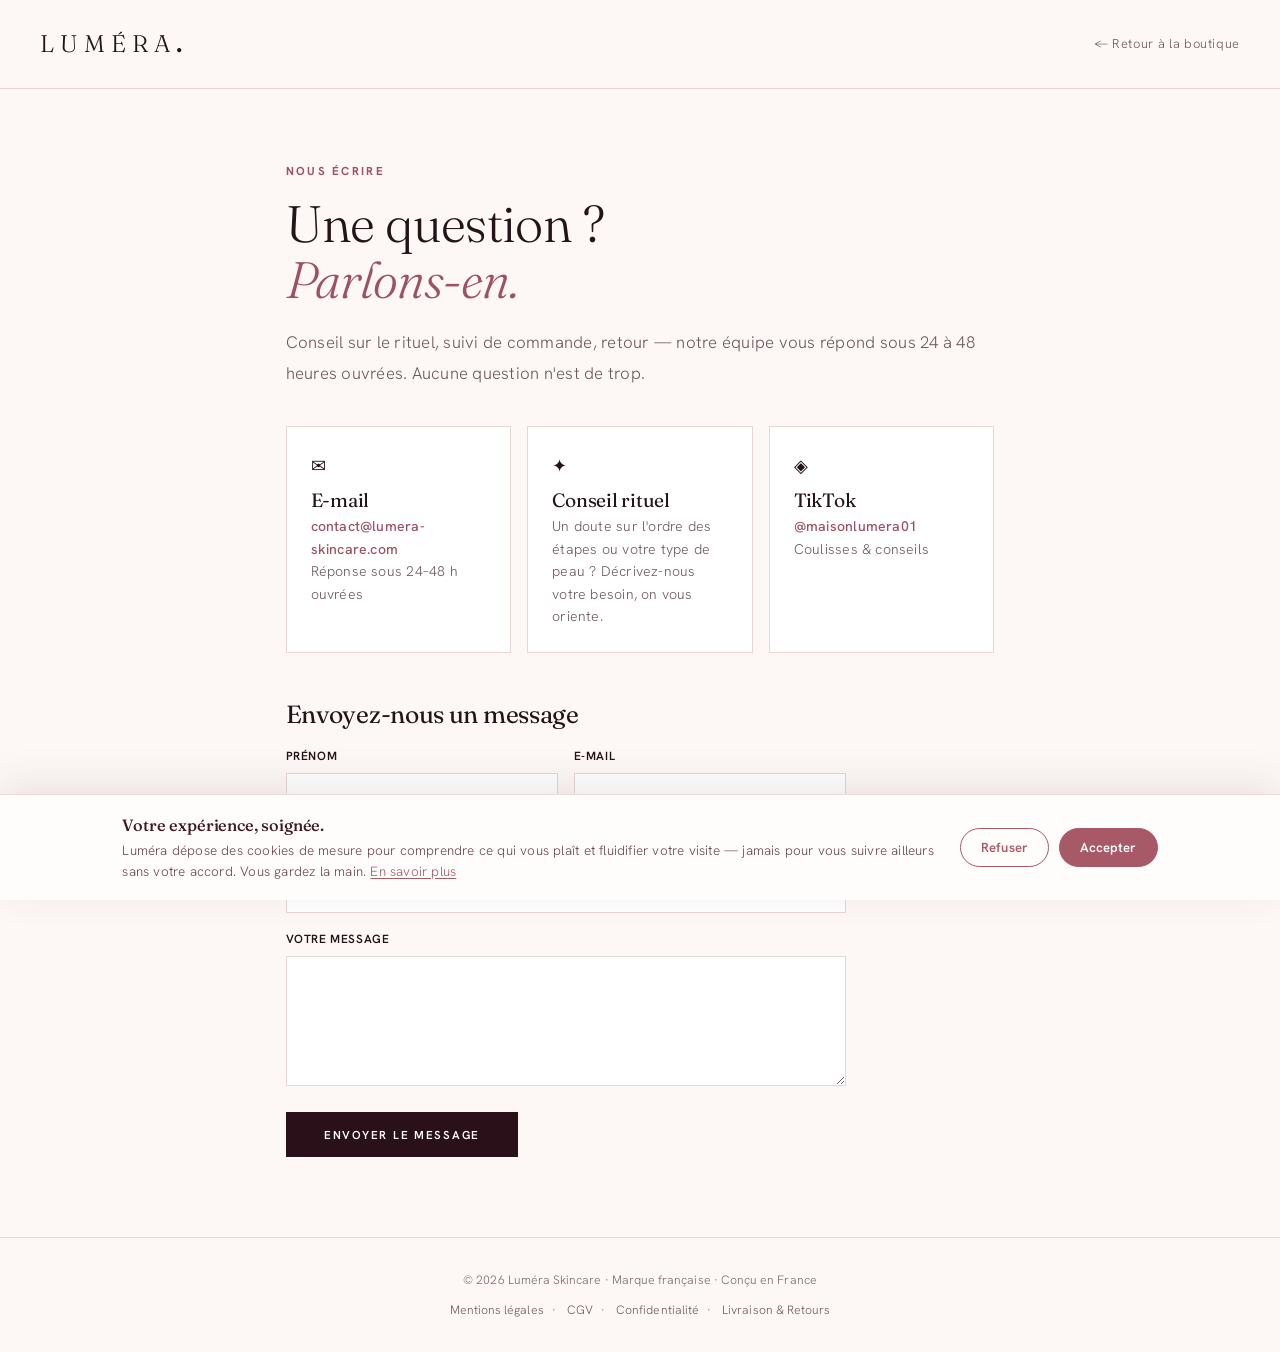
<file: contact.html>
<!DOCTYPE html>
<html lang="fr">
<head>
<meta charset="UTF-8">
<link rel="icon" href="data:image/svg+xml,<svg xmlns='http://www.w3.org/2000/svg' viewBox='0 0 32 32'><rect width='32' height='32' rx='7' fill='%233D1A24'/><text x='16' y='23' font-family='Georgia,serif' font-size='20' fill='%23E8AEB8' text-anchor='middle'>L</text></svg>">
<meta name="viewport" content="width=device-width, initial-scale=1.0">
<meta name="description" content="Contactez Luméra — questions sur le masque LED, conseils rituel et SAV. Réponse sous 24-48h.">
<title>Contact | LUMÉRA</title>
    <link rel="canonical" href="https://lumera-skincare.com/contact.html">
<link rel="preconnect" href="https://fonts.googleapis.com">
<link rel="preconnect" href="https://fonts.gstatic.com" crossorigin="">
<link href="https://fonts.googleapis.com/css2?family=Hanken+Grotesk:wght@300;400;500;600;700&display=swap" rel="stylesheet" media="print" onload="this.media='all'">
<noscript><link href="https://fonts.googleapis.com/css2?family=Hanken+Grotesk:wght@300;400;500;600;700&display=swap" rel="stylesheet"></noscript>
<link href="https://fonts.googleapis.com/css2?family=Fraunces:ital,opsz,wght@0,9..144,300..600;1,9..144,300..600&display=swap" rel="stylesheet">
<link rel="stylesheet" href="styles.css?v=32">
<style>
  body{margin:0;background:var(--c-bg);color:var(--c-text-main);font-family:var(--font-sans);-webkit-font-smoothing:antialiased;}
  .info-nav{display:flex;align-items:center;justify-content:space-between;padding:1.5rem 2.5rem;border-bottom:1px solid var(--c-border);position:sticky;top:0;background:rgba(253,248,246,0.92);backdrop-filter:blur(10px);z-index:10;}
  .info-nav .logo{font-family:var(--font-serif);font-size:1.5rem;letter-spacing:0.25em;color:var(--c-text-main);text-decoration:none;}
  .info-nav .back{font-size:0.8rem;color:var(--c-text-muted);text-decoration:none;letter-spacing:0.05em;}
  .info-nav .back:hover{color:var(--c-accent-dark);}
  .info-wrap{max-width:760px;margin:0 auto;padding:4.5rem 1.6rem 5rem;}
  .info-eyebrow{font-size:0.72rem;text-transform:uppercase;letter-spacing:0.2em;color:var(--c-accent-dark);font-weight:700;margin-bottom:1rem;}
  .info-wrap h1{font-family:var(--font-serif);font-weight:300;font-size:clamp(2.2rem,5vw,3.2rem);line-height:1.1;margin:0 0 1.2rem;}
  .info-wrap h1 em{font-style:italic;color:var(--c-accent-dark);}
  .info-lead{font-size:1.05rem;line-height:1.8;color:var(--c-text-muted);margin-bottom:2.4rem;}
  .contact-methods{display:flex;flex-wrap:wrap;gap:1rem;margin-bottom:3rem;}
  .cmethod{flex:1;min-width:210px;border:1px solid var(--c-border);background:var(--c-white);padding:1.5rem;}
  .cmethod .ic{font-size:1.1rem;margin-bottom:0.6rem;}
  .info-sr{position:absolute;width:1px;height:1px;padding:0;margin:-1px;overflow:hidden;clip:rect(0,0,0,0);white-space:nowrap;border:0;}
  .cmethod h3{font-family:var(--font-serif);font-weight:400;font-size:1.2rem;margin:0 0 0.3rem;}
  .cmethod p{font-size:0.88rem;line-height:1.6;color:var(--c-text-muted);margin:0;}
  .cmethod a{color:var(--c-accent-dark);text-decoration:none;font-weight:500;}
  .cmethod a:hover{text-decoration:underline;}
  .cform{display:flex;flex-direction:column;gap:1.1rem;max-width:560px;}
  .cform .row{display:flex;gap:1rem;}
  .cform .row>div{flex:1;}
  .cform label{display:block;font-size:0.74rem;font-weight:600;color:var(--c-text-main);letter-spacing:0.05em;text-transform:uppercase;margin-bottom:0.4rem;}
  .cform input,.cform textarea{width:100%;padding:0.85rem 1rem;border:1px solid var(--c-border);background:var(--c-white);font-family:var(--font-sans);font-size:0.92rem;color:var(--c-text-main);box-sizing:border-box;transition:border-color 0.2s;}
  .cform input:focus,.cform textarea:focus{outline:none;border-color:var(--c-accent-dark);}
  .cform textarea{resize:vertical;min-height:130px;}
  .cform button{align-self:flex-start;background:var(--c-surface-dark);color:#fff;border:none;padding:0.95rem 2.4rem;font-size:0.72rem;letter-spacing:0.15em;text-transform:uppercase;cursor:pointer;font-family:var(--font-sans);font-weight:600;transition:background 0.25s;}
  .cform button:hover{background:var(--c-accent-dark);}
  .info-h2{font-family:var(--font-serif);font-weight:400;font-size:1.55rem;margin:0 0 1.2rem;}
  .info-foot{border-top:1px solid var(--c-border);padding:2rem 2.5rem;text-align:center;font-size:0.76rem;color:var(--c-text-light);}
  .info-foot a{color:var(--c-text-muted);text-decoration:none;margin:0 0.5rem;}
  .info-foot a:hover{color:var(--c-accent-dark);}
</style>
</head>
<body>
  <nav class="info-nav">
    <a href="index.html" class="logo">LUMÉRA<b>.</b></a>
    <a href="index.html" class="back">← Retour à la boutique</a>
  </nav>

  <main id="contenu">
  <div class="info-wrap">
    <div class="info-eyebrow">Nous écrire</div>
    <h1>Une question ?<br><em>Parlons-en.</em></h1>
    <p class="info-lead">Conseil sur le rituel, suivi de commande, retour — notre équipe vous répond sous 24 à 48 heures ouvrées. Aucune question n'est de trop.</p>

    <h2 class="info-sr">Nos coordonnées</h2>
    <div class="contact-methods">
      <div class="cmethod">
        <div class="ic">✉</div>
        <h3>E-mail</h3>
        <p><a href="mailto:contact@lumera-skincare.com">contact@lumera-skincare.com</a><br>Réponse sous 24–48 h ouvrées</p>
      </div>
      <div class="cmethod">
        <div class="ic">✦</div>
        <h3>Conseil rituel</h3>
        <p>Un doute sur l'ordre des étapes ou votre type de peau ? Décrivez-nous votre besoin, on vous oriente.</p>
      </div>
      <div class="cmethod">
        <div class="ic">◈</div>
        <h3>TikTok</h3>
        <p><a href="https://www.tiktok.com/@maisonlumera01" target="_blank" rel="noopener">@maisonlumera01</a><br>Coulisses & conseils</p>
      </div>
    </div>

    <h2 class="info-h2">Envoyez-nous un message</h2>
    <form class="cform" id="contactForm">
      <div class="row">
        <div><label for="cf-name">Prénom</label><input type="text" id="cf-name" required autocomplete="given-name"></div>
        <div><label for="cf-email">E-mail</label><input type="email" id="cf-email" required autocomplete="email"></div>
      </div>
      <div><label for="cf-subject">Objet</label><input type="text" id="cf-subject"></div>
      <div><label for="cf-msg">Votre message</label><textarea id="cf-msg" required></textarea></div>
      <button type="submit">Envoyer le message</button>
    </form>
  </div>
  </main>

  <footer class="info-foot">
    <div>© 2026 Luméra Skincare · Marque française · Conçu en France</div>
    <div style="margin-top:0.6rem;">
      <a href="legal.html#mentions">Mentions légales</a>·
      <a href="legal.html#cgv">CGV</a>·
      <a href="legal.html#confidentialite">Confidentialité</a>·
      <a href="livraison.html">Livraison & Retours</a>
    </div>
  </footer>

  <script>
    document.getElementById('contactForm').addEventListener('submit', function (e) {
      e.preventDefault();
      var name = document.getElementById('cf-name').value;
      var email = document.getElementById('cf-email').value;
      var subject = document.getElementById('cf-subject').value || 'Demande via le site';
      var msg = document.getElementById('cf-msg').value;
      var body = encodeURIComponent('De : ' + name + ' (' + email + ')\n\n' + msg);
      window.location.href = 'mailto:contact@lumera-skincare.com?subject=' + encodeURIComponent(subject) + '&body=' + body;
    });
  </script>
<script src="analytics.js?v=4"></script>
<script src="consent.js?v=2"></script>
</body>
</html>
</file>
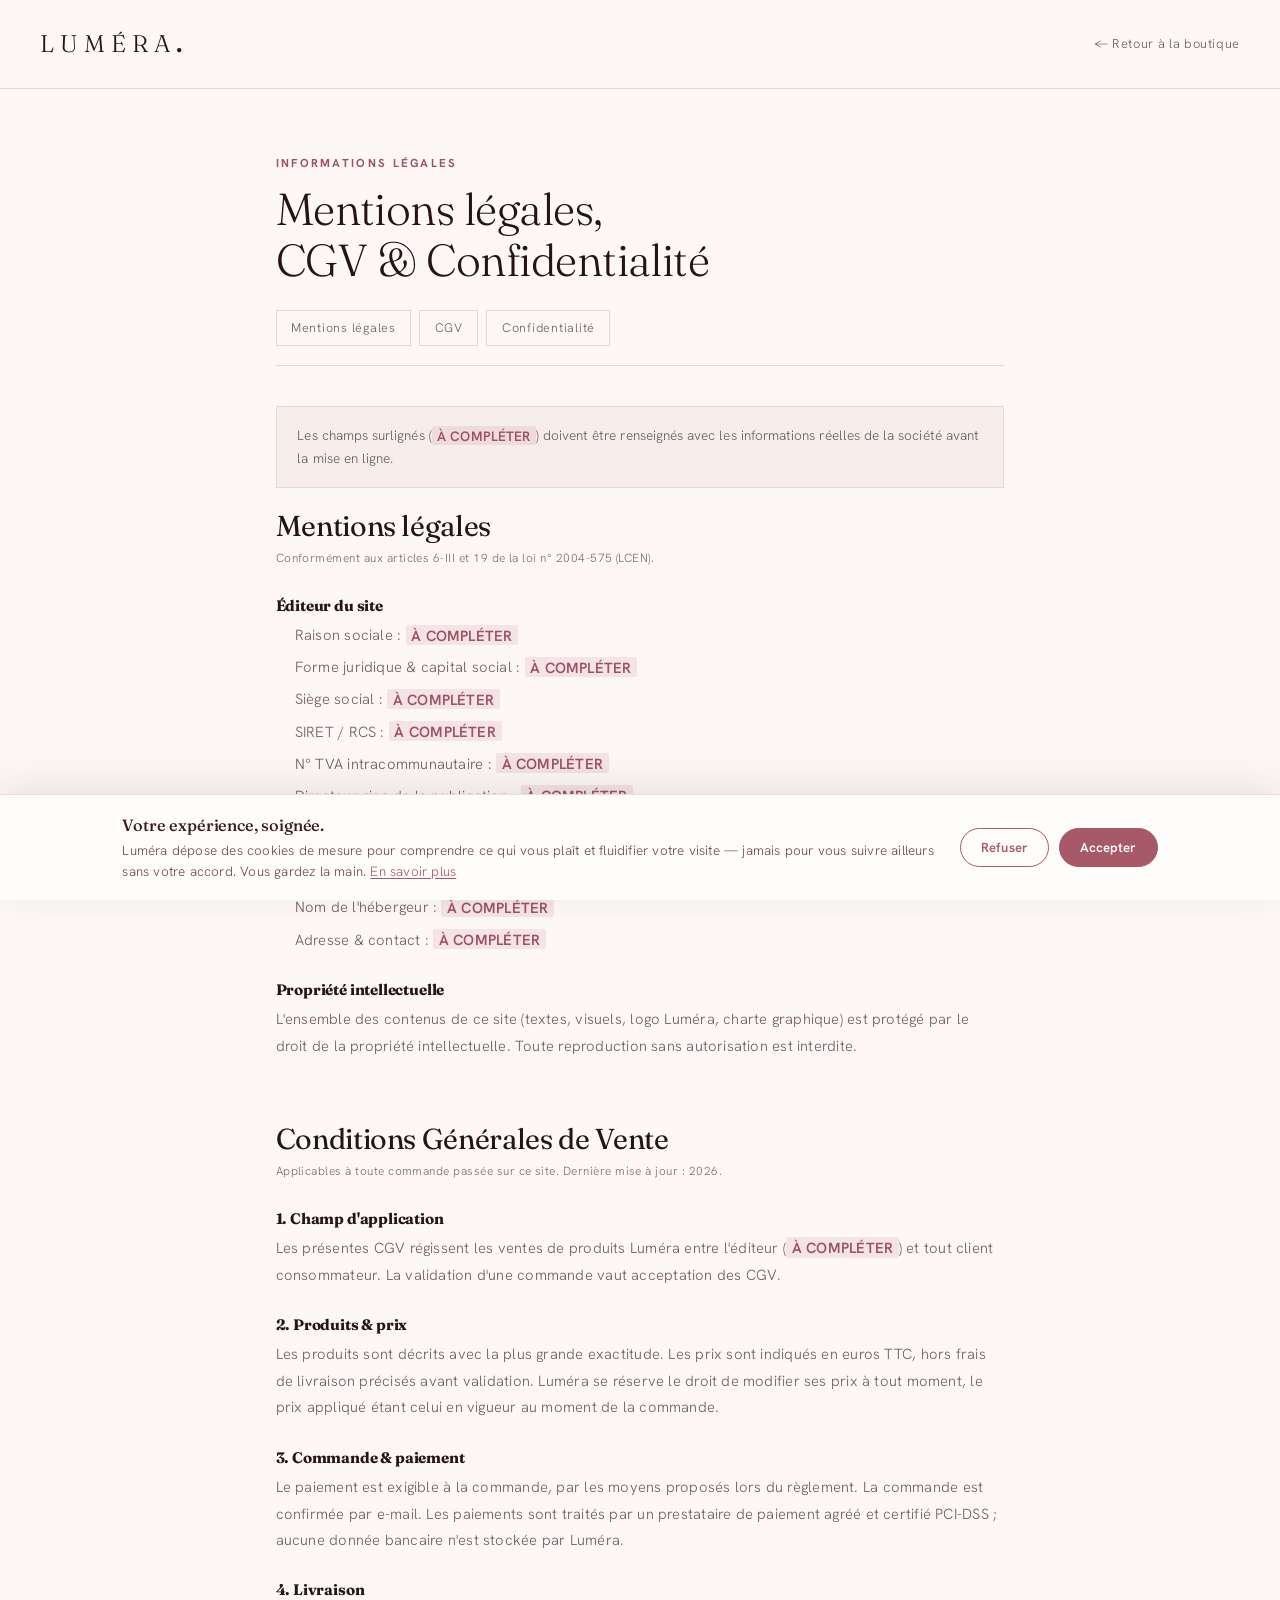
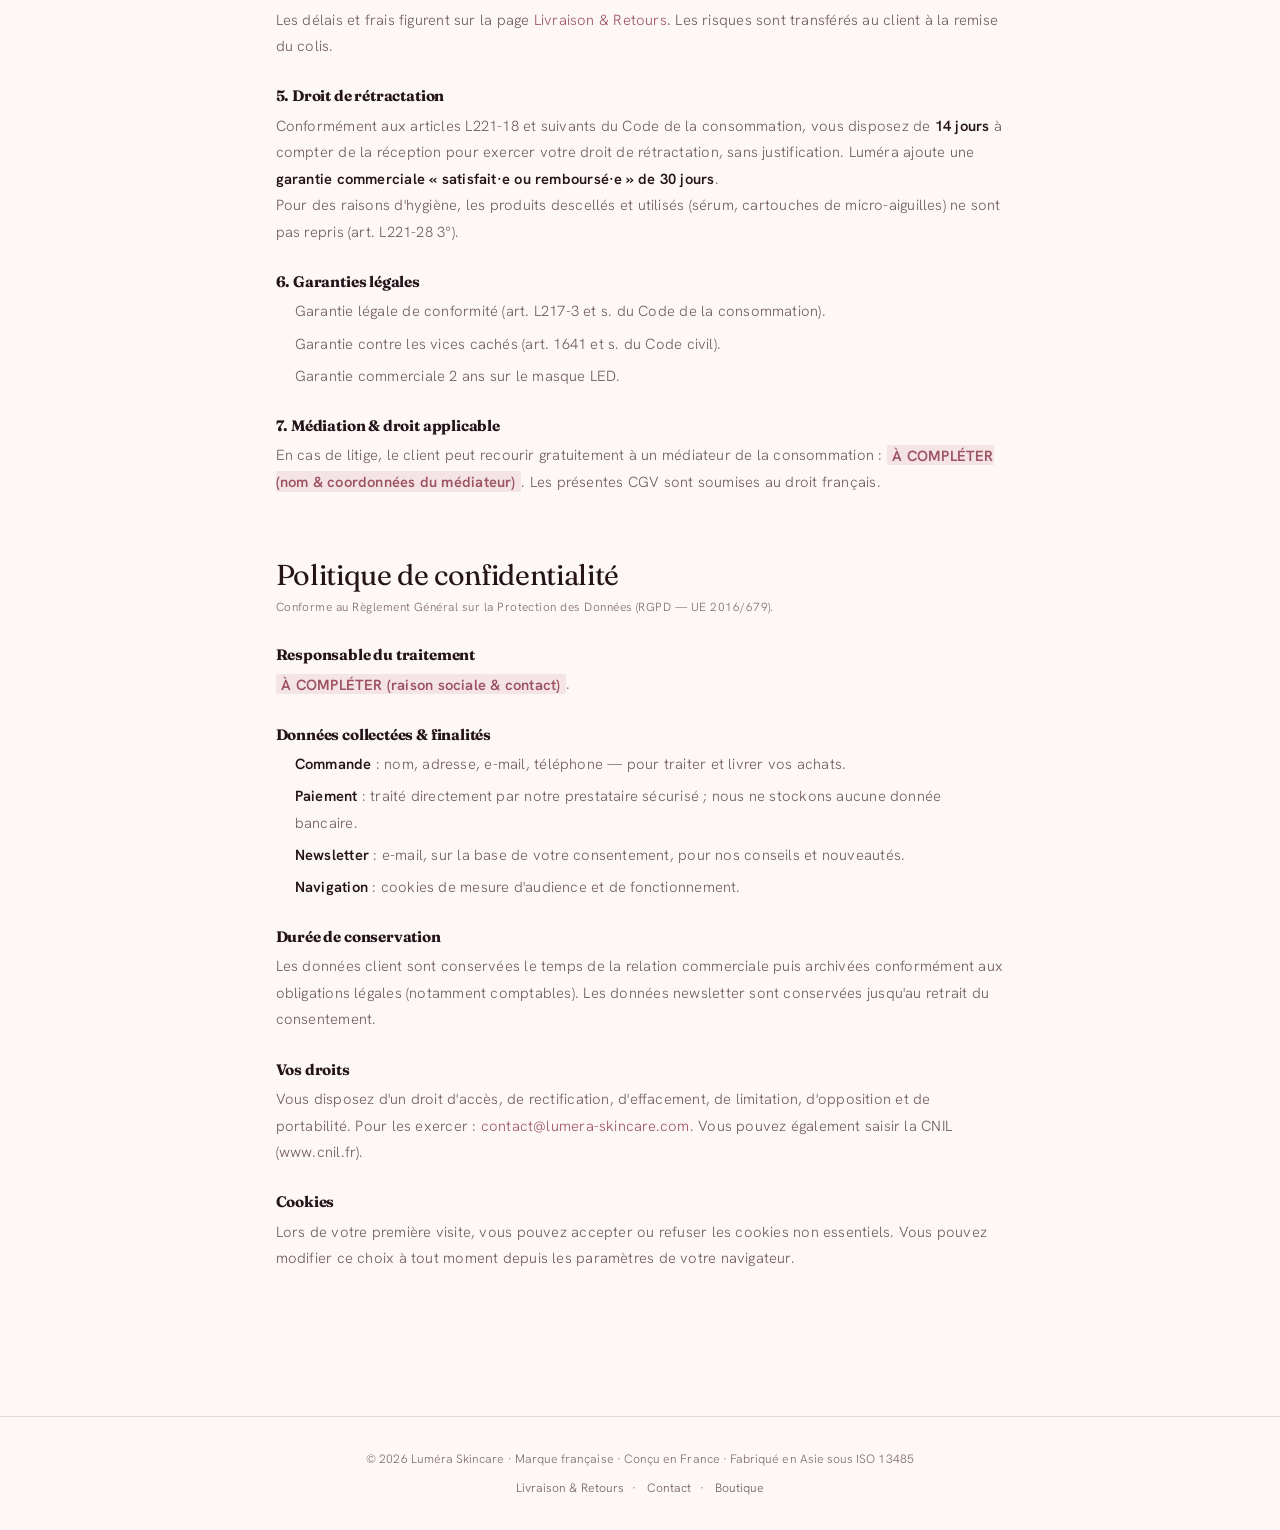
<file: legal.html>
<!DOCTYPE html>
<html lang="fr">
<head>
<meta charset="UTF-8">
<link rel="icon" href="data:image/svg+xml,<svg xmlns='http://www.w3.org/2000/svg' viewBox='0 0 32 32'><rect width='32' height='32' rx='7' fill='%233D1A24'/><text x='16' y='23' font-family='Georgia,serif' font-size='20' fill='%23E8AEB8' text-anchor='middle'>L</text></svg>">
<meta name="viewport" content="width=device-width, initial-scale=1.0">
<title>Mentions légales · CGV · Confidentialité | LUMÉRA</title>
<meta name="description" content="Mentions légales et conditions générales de vente de Luméra, masque LED fabriqué en France.">

    <link rel="canonical" href="https://lumera-skincare.com/legal.html">
<link rel="preconnect" href="https://fonts.googleapis.com">
<link rel="preconnect" href="https://fonts.gstatic.com" crossorigin="">
<link href="https://fonts.googleapis.com/css2?family=Hanken+Grotesk:wght@300;400;500;600;700&display=swap" rel="stylesheet" media="print" onload="this.media='all'">
<link href="https://fonts.googleapis.com/css2?family=Fraunces:ital,opsz,wght@0,9..144,300..600;1,9..144,300..600&display=swap" rel="stylesheet">
<noscript><link href="https://fonts.googleapis.com/css2?family=Hanken+Grotesk:wght@300;400;500;600;700&display=swap" rel="stylesheet"></noscript>
<link rel="stylesheet" href="styles.css?v=32">
<style>
  body{margin:0;background:var(--c-bg);color:var(--c-text-main);font-family:var(--font-sans);-webkit-font-smoothing:antialiased;scroll-behavior:smooth;}
  .info-nav{display:flex;align-items:center;justify-content:space-between;padding:1.5rem 2.5rem;border-bottom:1px solid var(--c-border);position:sticky;top:0;background:rgba(253,248,246,0.92);backdrop-filter:blur(10px);z-index:10;}
  .info-nav .logo{font-family:var(--font-serif);font-size:1.5rem;letter-spacing:0.25em;color:var(--c-text-main);text-decoration:none;}
  .info-nav .back{font-size:0.8rem;color:var(--c-text-muted);text-decoration:none;letter-spacing:0.05em;}
  .info-nav .back:hover{color:var(--c-accent-dark);}
  .info-wrap{max-width:780px;margin:0 auto;padding:4rem 1.6rem 5rem;}
  .info-eyebrow{font-size:0.72rem;text-transform:uppercase;letter-spacing:0.2em;color:var(--c-accent-dark);font-weight:700;margin-bottom:0.8rem;}
  .info-wrap h1{font-family:var(--font-serif);font-weight:300;font-size:clamp(2rem,4.5vw,2.8rem);line-height:1.12;margin:0 0 1.6rem;}
  .legal-tabs{display:flex;flex-wrap:wrap;gap:0.5rem;margin-bottom:2.5rem;border-bottom:1px solid var(--c-border);padding-bottom:1.2rem;}
  .legal-tabs a{font-size:0.78rem;letter-spacing:0.06em;color:var(--c-text-muted);text-decoration:none;padding:0.4rem 0.9rem;border:1px solid var(--c-border);transition:0.2s;}
  .legal-tabs a:hover{border-color:var(--c-accent-dark);color:var(--c-accent-dark);}
  .legal-block{margin-bottom:4rem;scroll-margin-top:90px;}
  .legal-block h2{font-family:var(--font-serif);font-weight:400;font-size:1.8rem;margin:0 0 0.4rem;}
  .legal-block .upd{font-size:0.74rem;color:var(--c-text-light);margin-bottom:1.4rem;letter-spacing:0.04em;}
  .legal-block h3{font-size:0.95rem;font-weight:700;margin:1.8rem 0 0.5rem;color:var(--c-text-main);}
  .legal-block p,.legal-block li{font-size:0.92rem;line-height:1.8;color:var(--c-text-muted);}
  .legal-block ul{padding-left:1.2rem;margin:0.5rem 0 1rem;}
  .legal-block li{margin-bottom:0.35rem;}
  .legal-block strong{color:var(--c-text-main);font-weight:600;}
  .ph{background:var(--c-accent-glow);color:var(--c-accent-dark);font-weight:600;padding:0.05rem 0.35rem;border-radius:2px;}
  .info-note{background:var(--c-surface);border:1px solid var(--c-border);padding:1.1rem 1.3rem;font-size:0.85rem;color:var(--c-text-muted);margin:1.4rem 0;}
  .info-foot{border-top:1px solid var(--c-border);padding:2rem 2.5rem;text-align:center;font-size:0.76rem;color:var(--c-text-light);}
  .info-foot a{color:var(--c-text-muted);text-decoration:none;margin:0 0.5rem;}
  .info-foot a:hover{color:var(--c-accent-dark);}
</style>
</head>
<body>
  <nav class="info-nav">
    <a href="index.html" class="logo">LUMÉRA<b>.</b></a>
    <a href="index.html" class="back">← Retour à la boutique</a>
  </nav>

  <div class="info-wrap">
    <div class="info-eyebrow">Informations légales</div>
    <h1>Mentions légales,<br>CGV & Confidentialité</h1>
    <div class="legal-tabs">
      <a href="#mentions">Mentions légales</a>
      <a href="#cgv">CGV</a>
      <a href="#confidentialite">Confidentialité</a>
    </div>

    <div class="info-note">Les champs surlignés (<span class="ph">À COMPLÉTER</span>) doivent être renseignés avec les informations réelles de la société avant la mise en ligne.</div>

    <!-- MENTIONS LÉGALES -->
    <section class="legal-block" id="mentions">
      <h2>Mentions légales</h2>
      <p class="upd">Conformément aux articles 6-III et 19 de la loi n° 2004-575 (LCEN).</p>

      <h3>Éditeur du site</h3>
      <ul>
        <li>Raison sociale : <span class="ph">À COMPLÉTER</span></li>
        <li>Forme juridique & capital social : <span class="ph">À COMPLÉTER</span></li>
        <li>Siège social : <span class="ph">À COMPLÉTER</span></li>
        <li>SIRET / RCS : <span class="ph">À COMPLÉTER</span></li>
        <li>N° TVA intracommunautaire : <span class="ph">À COMPLÉTER</span></li>
        <li>Directeur·rice de la publication : <span class="ph">À COMPLÉTER</span></li>
        <li>E-mail : <a href="mailto:contact@lumera-skincare.com" style="color:var(--c-accent-dark);">contact@lumera-skincare.com</a></li>
      </ul>

      <h3>Hébergeur</h3>
      <ul>
        <li>Nom de l'hébergeur : <span class="ph">À COMPLÉTER</span></li>
        <li>Adresse & contact : <span class="ph">À COMPLÉTER</span></li>
      </ul>

      <h3>Propriété intellectuelle</h3>
      <p>L'ensemble des contenus de ce site (textes, visuels, logo Luméra, charte graphique) est protégé par le droit de la propriété intellectuelle. Toute reproduction sans autorisation est interdite.</p>
    </section>

    <!-- CGV -->
    <section class="legal-block" id="cgv">
      <h2>Conditions Générales de Vente</h2>
      <p class="upd">Applicables à toute commande passée sur ce site. Dernière mise à jour : 2026.</p>

      <h3>1. Champ d'application</h3>
      <p>Les présentes CGV régissent les ventes de produits Luméra entre l'éditeur (<span class="ph">À COMPLÉTER</span>) et tout client consommateur. La validation d'une commande vaut acceptation des CGV.</p>

      <h3>2. Produits & prix</h3>
      <p>Les produits sont décrits avec la plus grande exactitude. Les prix sont indiqués en euros TTC, hors frais de livraison précisés avant validation. Luméra se réserve le droit de modifier ses prix à tout moment, le prix appliqué étant celui en vigueur au moment de la commande.</p>

      <h3>3. Commande & paiement</h3>
      <p>Le paiement est exigible à la commande, par les moyens proposés lors du règlement. La commande est confirmée par e-mail. Les paiements sont traités par un prestataire de paiement agréé et certifié PCI-DSS&nbsp;; aucune donnée bancaire n'est stockée par Luméra.</p>

      <h3>4. Livraison</h3>
      <p>Les délais et frais figurent sur la page <a href="livraison.html" style="color:var(--c-accent-dark);">Livraison &amp; Retours</a>. Les risques sont transférés au client à la remise du colis.</p>

      <h3>5. Droit de rétractation</h3>
      <p>Conformément aux articles L221-18 et suivants du Code de la consommation, vous disposez de <strong>14 jours</strong> à compter de la réception pour exercer votre droit de rétractation, sans justification. Luméra ajoute une <strong>garantie commerciale « satisfait·e ou remboursé·e » de 30 jours</strong>.</p>
      <p>Pour des raisons d'hygiène, les produits descellés et utilisés (sérum, cartouches de micro-aiguilles) ne sont pas repris (art. L221-28 3°).</p>

      <h3>6. Garanties légales</h3>
      <ul>
        <li>Garantie légale de conformité (art. L217-3 et s. du Code de la consommation).</li>
        <li>Garantie contre les vices cachés (art. 1641 et s. du Code civil).</li>
        <li>Garantie commerciale 2 ans sur le masque LED.</li>
      </ul>

      <h3>7. Médiation & droit applicable</h3>
      <p>En cas de litige, le client peut recourir gratuitement à un médiateur de la consommation : <span class="ph">À COMPLÉTER (nom & coordonnées du médiateur)</span>. Les présentes CGV sont soumises au droit français.</p>
    </section>

    <!-- CONFIDENTIALITÉ -->
    <section class="legal-block" id="confidentialite">
      <h2>Politique de confidentialité</h2>
      <p class="upd">Conforme au Règlement Général sur la Protection des Données (RGPD — UE 2016/679).</p>

      <h3>Responsable du traitement</h3>
      <p><span class="ph">À COMPLÉTER (raison sociale & contact)</span>.</p>

      <h3>Données collectées & finalités</h3>
      <ul>
        <li><strong>Commande</strong> : nom, adresse, e-mail, téléphone — pour traiter et livrer vos achats.</li>
        <li><strong>Paiement</strong> : traité directement par notre prestataire sécurisé ; nous ne stockons aucune donnée bancaire.</li>
        <li><strong>Newsletter</strong> : e-mail, sur la base de votre consentement, pour nos conseils et nouveautés.</li>
        <li><strong>Navigation</strong> : cookies de mesure d'audience et de fonctionnement.</li>
      </ul>

      <h3>Durée de conservation</h3>
      <p>Les données client sont conservées le temps de la relation commerciale puis archivées conformément aux obligations légales (notamment comptables). Les données newsletter sont conservées jusqu'au retrait du consentement.</p>

      <h3>Vos droits</h3>
      <p>Vous disposez d'un droit d'accès, de rectification, d'effacement, de limitation, d'opposition et de portabilité. Pour les exercer : <a href="mailto:contact@lumera-skincare.com" style="color:var(--c-accent-dark);">contact@lumera-skincare.com</a>. Vous pouvez également saisir la CNIL (www.cnil.fr).</p>

      <h3>Cookies</h3>
      <p>Lors de votre première visite, vous pouvez accepter ou refuser les cookies non essentiels. Vous pouvez modifier ce choix à tout moment depuis les paramètres de votre navigateur.</p>
    </section>
  </div>

  <footer class="info-foot">
    <div>© 2026 Luméra Skincare · Marque française · Conçu en France · Fabriqué en Asie sous ISO 13485</div>
    <div style="margin-top:0.6rem;">
      <a href="livraison.html">Livraison & Retours</a>·
      <a href="contact.html">Contact</a>·
      <a href="index.html">Boutique</a>
    </div>
  </footer>
<script src="analytics.js?v=4"></script>
<script src="consent.js?v=2"></script>
</body>
</html>
</file>
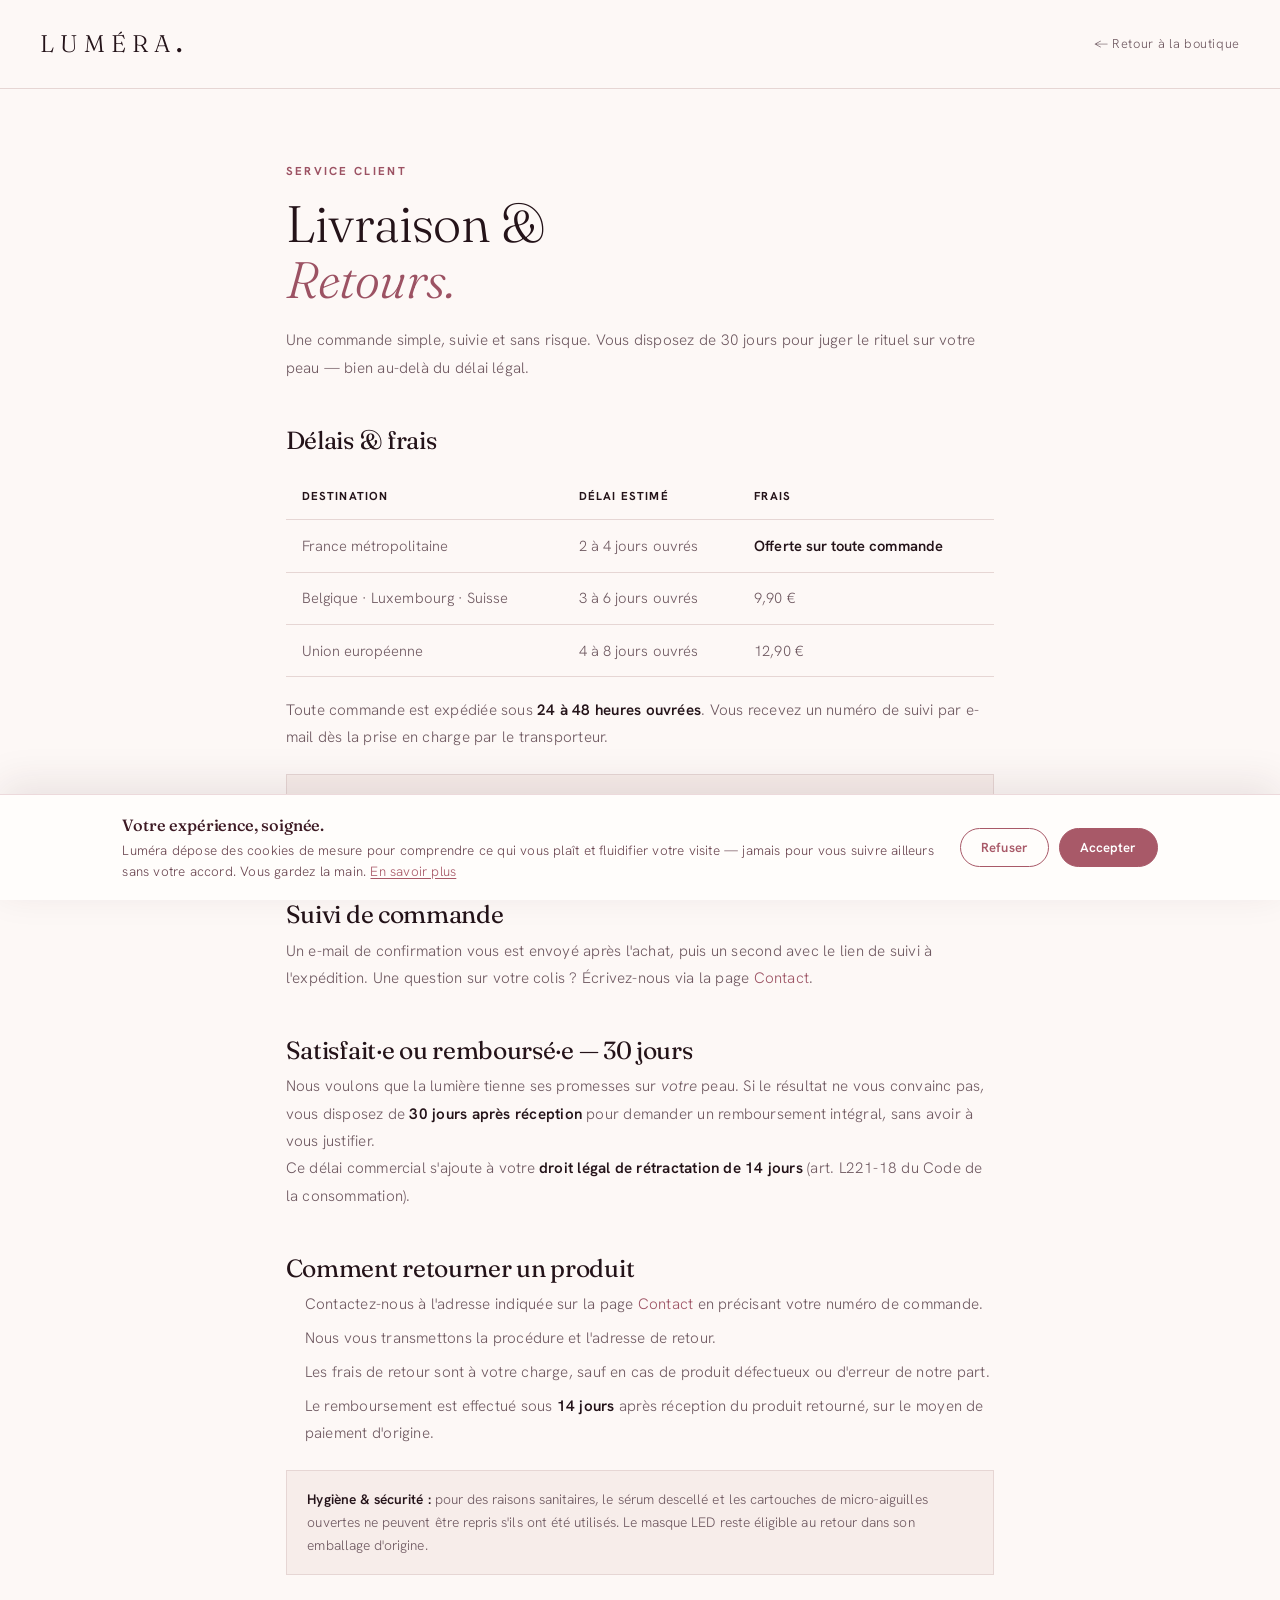
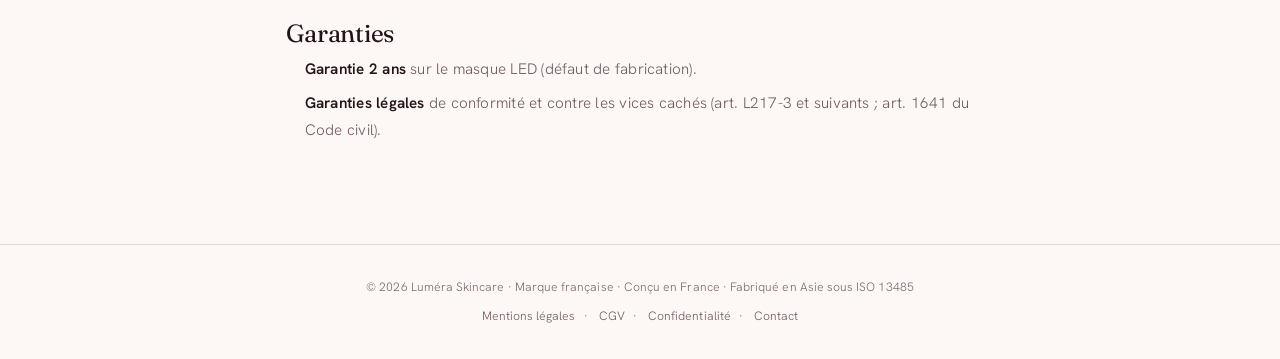
<file: livraison.html>
<!DOCTYPE html>
<html lang="fr">
<head>
<meta charset="UTF-8">
<link rel="icon" href="data:image/svg+xml,<svg xmlns='http://www.w3.org/2000/svg' viewBox='0 0 32 32'><rect width='32' height='32' rx='7' fill='%233D1A24'/><text x='16' y='23' font-family='Georgia,serif' font-size='20' fill='%23E8AEB8' text-anchor='middle'>L</text></svg>">
<meta name="viewport" content="width=device-width, initial-scale=1.0">
<meta name="description" content="Livraison et retours Luméra — délais, frais et garantie satisfait ou remboursé 30 jours sur le masque LED.">
<title>Livraison & Retours | LUMÉRA</title>
    <link rel="canonical" href="https://lumera-skincare.com/livraison.html">
<link rel="preconnect" href="https://fonts.googleapis.com">
<link rel="preconnect" href="https://fonts.gstatic.com" crossorigin="">
<link href="https://fonts.googleapis.com/css2?family=Hanken+Grotesk:wght@300;400;500;600;700&display=swap" rel="stylesheet" media="print" onload="this.media='all'">
<noscript><link href="https://fonts.googleapis.com/css2?family=Hanken+Grotesk:wght@300;400;500;600;700&display=swap" rel="stylesheet"></noscript>
<link href="https://fonts.googleapis.com/css2?family=Fraunces:ital,opsz,wght@0,9..144,300..600;1,9..144,300..600&display=swap" rel="stylesheet">
<link rel="stylesheet" href="styles.css?v=32">
<style>
  body{margin:0;background:var(--c-bg);color:var(--c-text-main);font-family:var(--font-sans);-webkit-font-smoothing:antialiased;}
  .info-nav{display:flex;align-items:center;justify-content:space-between;padding:1.5rem 2.5rem;border-bottom:1px solid var(--c-border);position:sticky;top:0;background:rgba(253,248,246,0.92);backdrop-filter:blur(10px);z-index:10;}
  .info-nav .logo{font-family:var(--font-serif);font-size:1.5rem;letter-spacing:0.25em;color:var(--c-text-main);text-decoration:none;}
  .info-nav .back{font-size:0.8rem;color:var(--c-text-muted);text-decoration:none;letter-spacing:0.05em;}
  .info-nav .back:hover{color:var(--c-accent-dark);}
  .info-wrap{max-width:760px;margin:0 auto;padding:4.5rem 1.6rem 5rem;}
  .info-eyebrow{font-size:0.72rem;text-transform:uppercase;letter-spacing:0.2em;color:var(--c-accent-dark);font-weight:700;margin-bottom:1rem;}
  .info-wrap h1{font-family:var(--font-serif);font-weight:300;font-size:clamp(2.2rem,5vw,3.2rem);line-height:1.1;margin:0 0 1.2rem;}
  .info-wrap h1 em{font-style:italic;color:var(--c-accent-dark);}
  .info-lead{font-size:1.05rem;line-height:1.8;color:var(--c-text-muted);margin-bottom:2rem;}
  .info-wrap h2{font-family:var(--font-serif);font-weight:400;font-size:1.55rem;margin:2.8rem 0 0.6rem;}
  .info-wrap p,.info-wrap li{font-size:0.95rem;line-height:1.8;color:var(--c-text-muted);}
  .info-wrap ul{padding-left:1.2rem;margin:0.5rem 0 1.2rem;}
  .info-wrap li{margin-bottom:0.4rem;}
  .info-wrap strong{color:var(--c-text-main);font-weight:600;}
  .ship-table{width:100%;border-collapse:collapse;margin:1.2rem 0;font-size:0.92rem;}
  .ship-table th,.ship-table td{text-align:left;padding:0.85rem 1rem;border-bottom:1px solid var(--c-border);color:var(--c-text-muted);}
  .ship-table th{font-size:0.72rem;text-transform:uppercase;letter-spacing:0.1em;color:var(--c-text-main);font-weight:700;}
  .info-note{background:var(--c-surface);border:1px solid var(--c-border);padding:1.1rem 1.3rem;font-size:0.86rem;color:var(--c-text-muted);margin:1.4rem 0;}
  .info-foot{border-top:1px solid var(--c-border);padding:2rem 2.5rem;text-align:center;font-size:0.76rem;color:var(--c-text-light);}
  .info-foot a{color:var(--c-text-muted);text-decoration:none;margin:0 0.5rem;}
  .info-foot a:hover{color:var(--c-accent-dark);}
</style>
</head>
<body>
  <nav class="info-nav">
    <a href="index.html" class="logo">LUMÉRA<b>.</b></a>
    <a href="index.html" class="back">← Retour à la boutique</a>
  </nav>

  <div class="info-wrap">
    <div class="info-eyebrow">Service client</div>
    <h1>Livraison &<br><em>Retours.</em></h1>
    <p class="info-lead">Une commande simple, suivie et sans risque. Vous disposez de 30 jours pour juger le rituel sur votre peau — bien au-delà du délai légal.</p>

    <h2>Délais & frais</h2>
    <table class="ship-table">
      <tr><th>Destination</th><th>Délai estimé</th><th>Frais</th></tr>
      <tr><td>France métropolitaine</td><td>2 à 4 jours ouvrés</td><td><strong>Offerte sur toute commande</strong></td></tr>
      <tr><td>Belgique · Luxembourg · Suisse</td><td>3 à 6 jours ouvrés</td><td>9,90 €</td></tr>
      <tr><td>Union européenne</td><td>4 à 8 jours ouvrés</td><td>12,90 €</td></tr>
    </table>
    <p>Toute commande est expédiée sous <strong>24 à 48 heures ouvrées</strong>. Vous recevez un numéro de suivi par e-mail dès la prise en charge par le transporteur.</p>
    <div class="info-note">Colis remis à un transporteur suivi. Les délais indiqués sont estimés à partir de l'expédition ; le suivi précis vous est communiqué par e-mail dès la prise en charge.</div>

    <h2>Suivi de commande</h2>
    <p>Un e-mail de confirmation vous est envoyé après l'achat, puis un second avec le lien de suivi à l'expédition. Une question sur votre colis ? Écrivez-nous via la page <a href="contact.html" style="color:var(--c-accent-dark);">Contact</a>.</p>

    <h2>Satisfait·e ou remboursé·e — 30 jours</h2>
    <p>Nous voulons que la lumière tienne ses promesses sur <em>votre</em> peau. Si le résultat ne vous convainc pas, vous disposez de <strong>30 jours après réception</strong> pour demander un remboursement intégral, sans avoir à vous justifier.</p>
    <p>Ce délai commercial s'ajoute à votre <strong>droit légal de rétractation de 14 jours</strong> (art. L221-18 du Code de la consommation).</p>

    <h2>Comment retourner un produit</h2>
    <ul>
      <li>Contactez-nous à l'adresse indiquée sur la page <a href="contact.html" style="color:var(--c-accent-dark);">Contact</a> en précisant votre numéro de commande.</li>
      <li>Nous vous transmettons la procédure et l'adresse de retour.</li>
      <li>Les frais de retour sont à votre charge, sauf en cas de produit défectueux ou d'erreur de notre part.</li>
      <li>Le remboursement est effectué sous <strong>14 jours</strong> après réception du produit retourné, sur le moyen de paiement d'origine.</li>
    </ul>
    <div class="info-note"><strong>Hygiène & sécurité :</strong> pour des raisons sanitaires, le sérum descellé et les cartouches de micro-aiguilles ouvertes ne peuvent être repris s'ils ont été utilisés. Le masque LED reste éligible au retour dans son emballage d'origine.</div>

    <h2>Garanties</h2>
    <ul>
      <li><strong>Garantie 2 ans</strong> sur le masque LED (défaut de fabrication).</li>
      <li><strong>Garanties légales</strong> de conformité et contre les vices cachés (art. L217-3 et suivants ; art. 1641 du Code civil).</li>
    </ul>
  </div>

  <footer class="info-foot">
    <div>© 2026 Luméra Skincare · Marque française · Conçu en France · Fabriqué en Asie sous ISO 13485</div>
    <div style="margin-top:0.6rem;">
      <a href="legal.html#mentions">Mentions légales</a>·
      <a href="legal.html#cgv">CGV</a>·
      <a href="legal.html#confidentialite">Confidentialité</a>·
      <a href="contact.html">Contact</a>
    </div>
  </footer>
<script src="analytics.js?v=4"></script>
<script src="consent.js?v=2"></script>
</body>
</html>
</file>
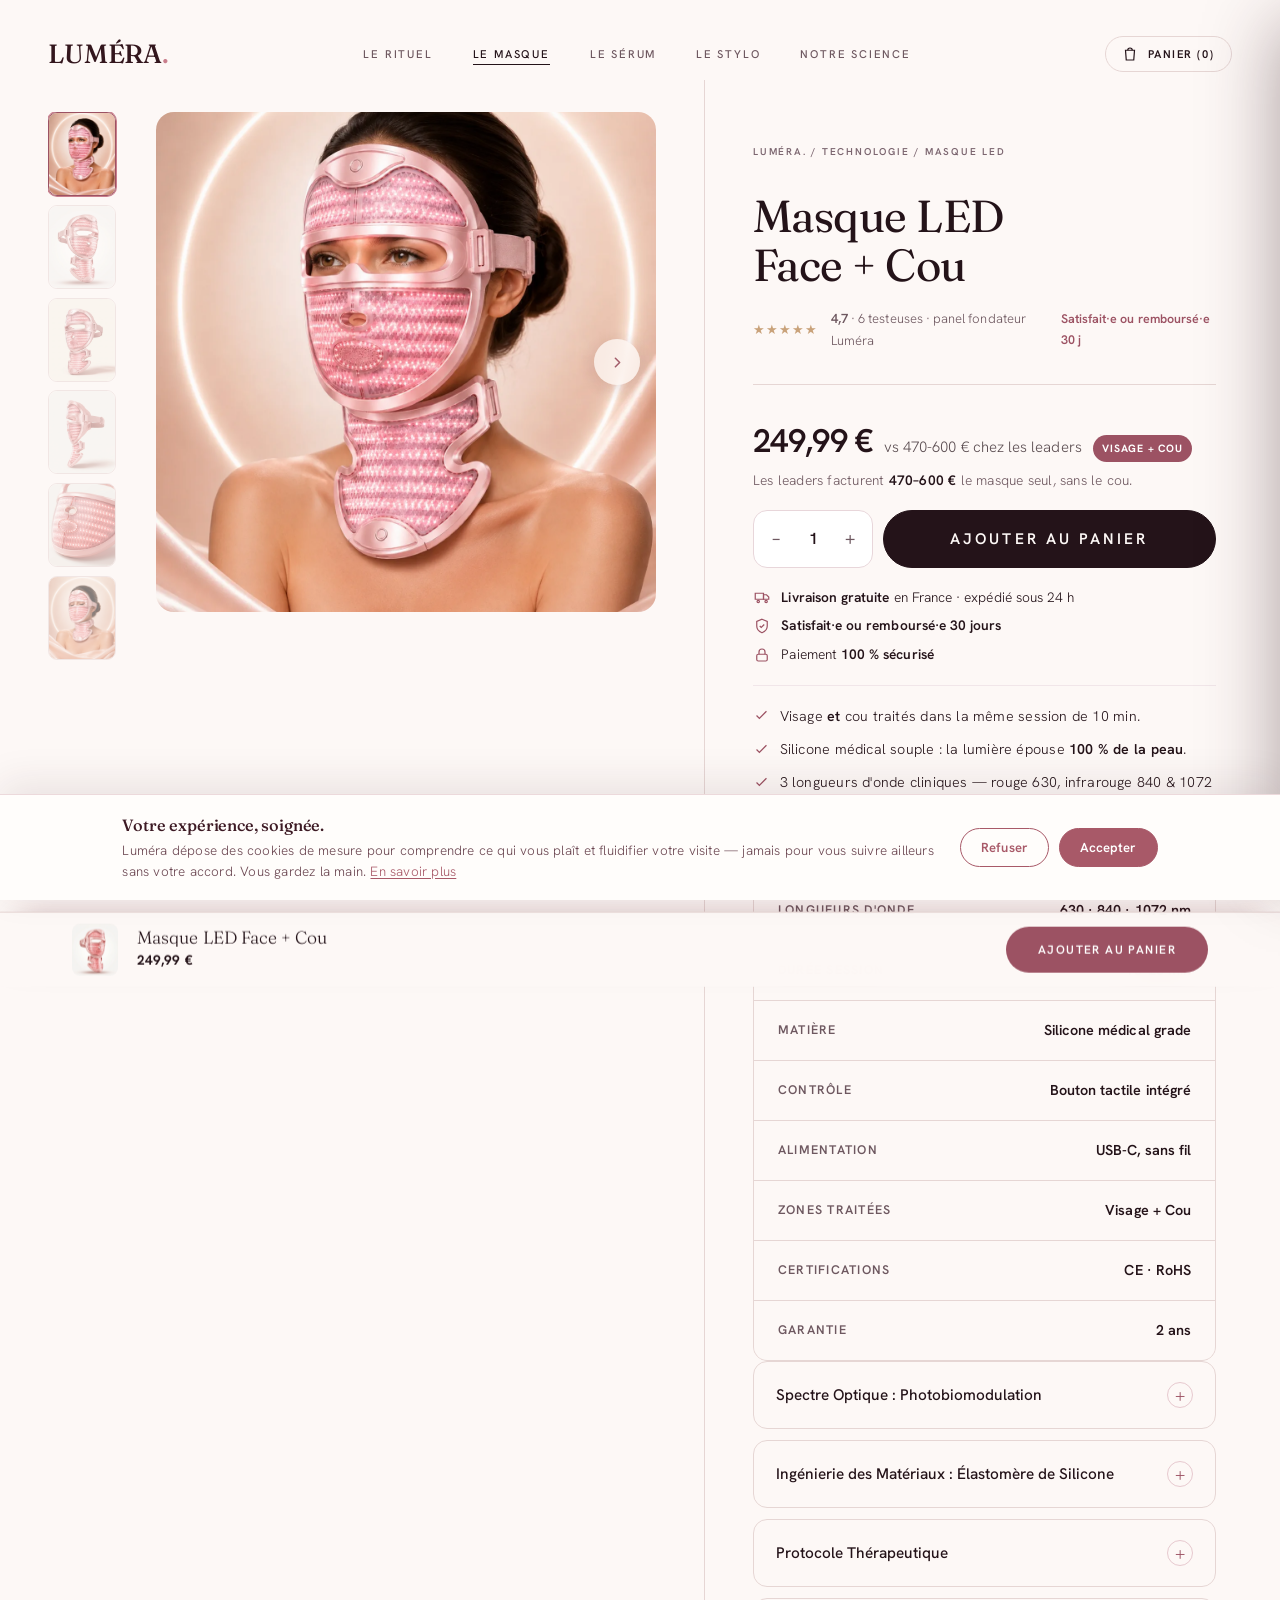
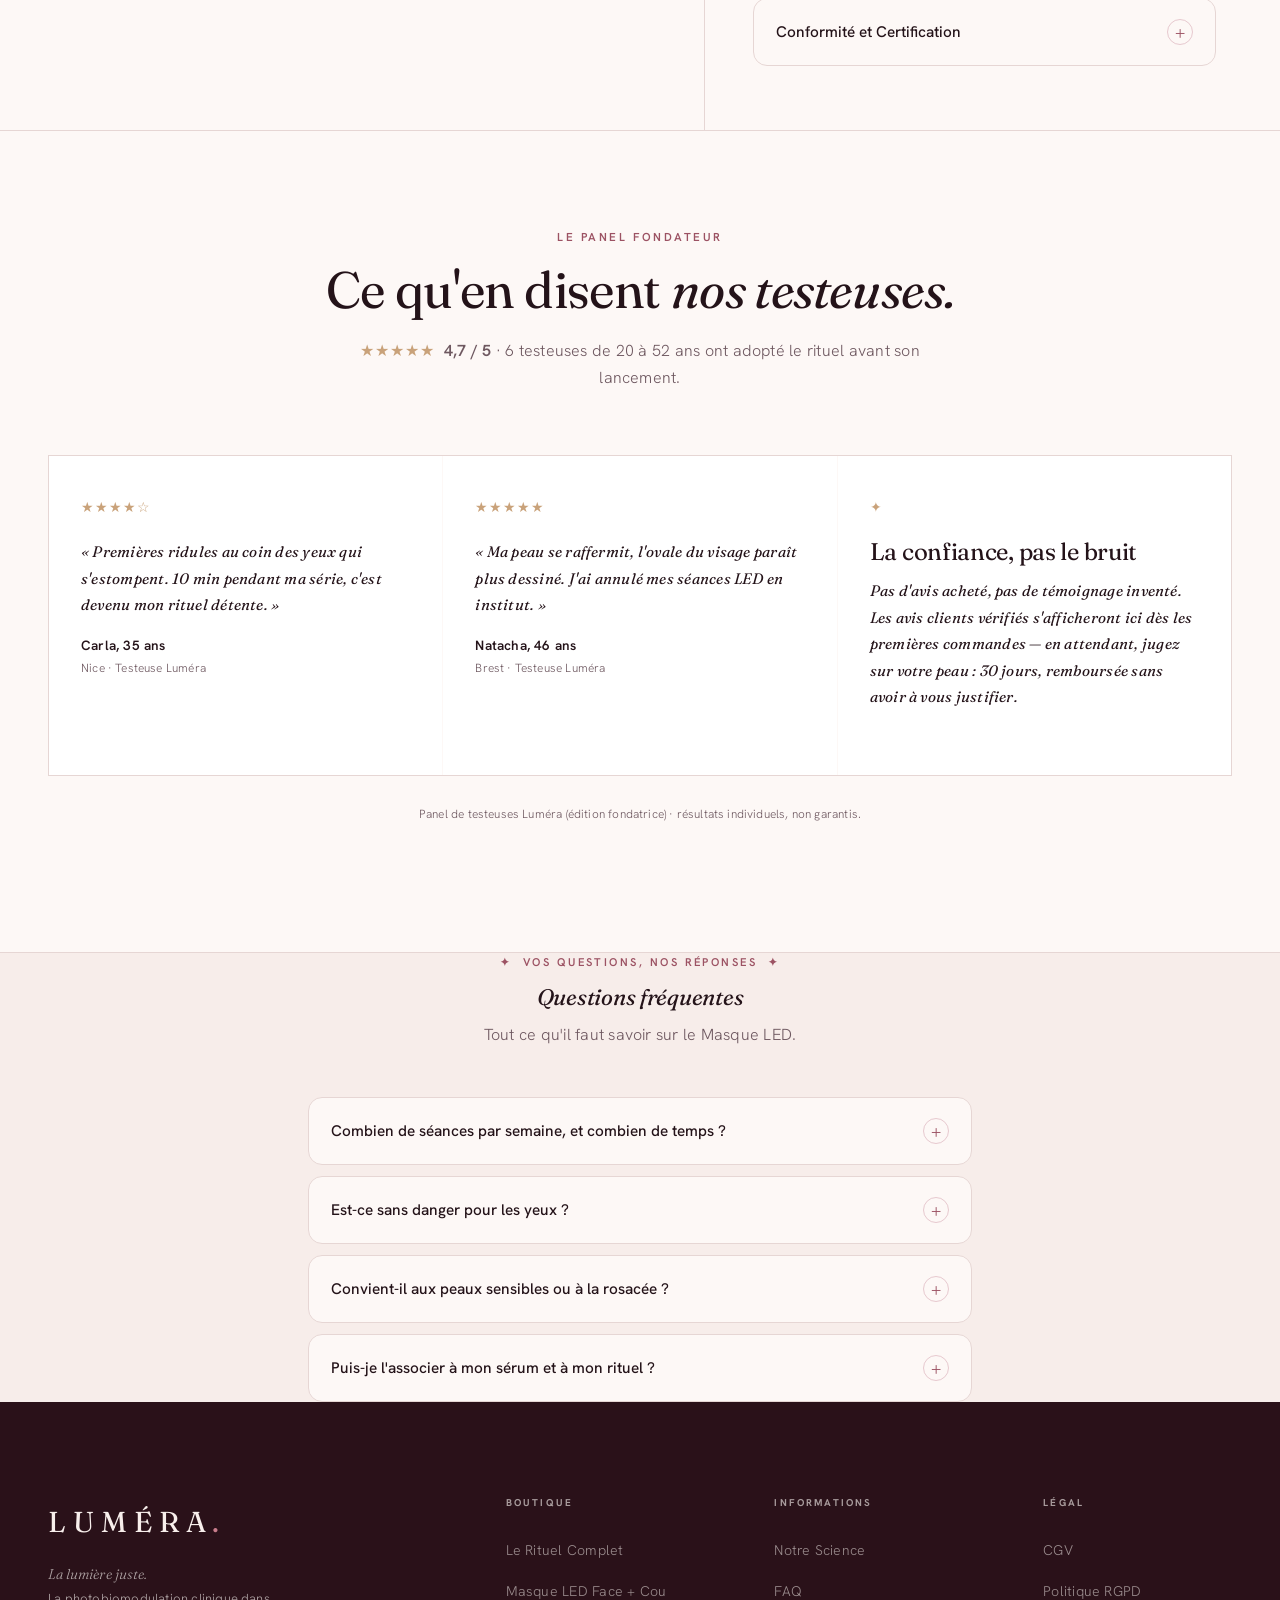
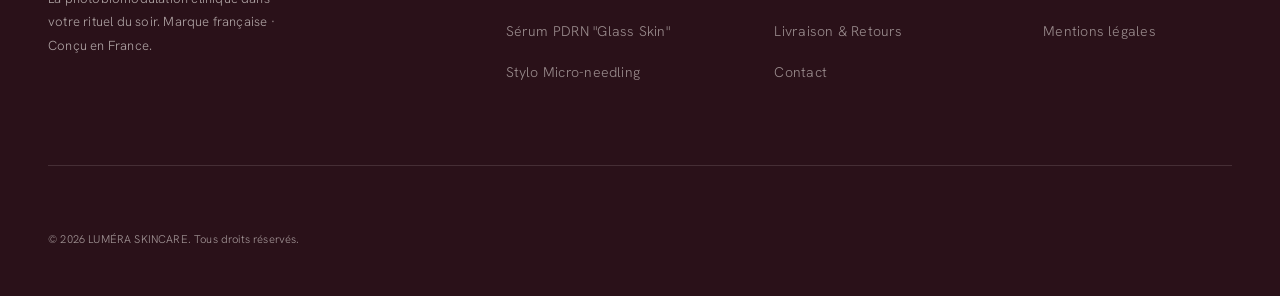
<file: product-mask.html>
<!DOCTYPE html>
<html lang="fr">
<head>
    <meta charset="UTF-8">
    <link rel="icon" href="data:image/svg+xml,<svg xmlns='http://www.w3.org/2000/svg' viewBox='0 0 32 32'><rect width='32' height='32' rx='7' fill='%233D1A24'/><text x='16' y='23' font-family='Georgia,serif' font-size='20' fill='%23E8AEB8' text-anchor='middle'>L</text></svg>">
    <meta name="viewport" content="width=device-width, initial-scale=1.0">
    <title>Masque LED Face + Cou | LUMÉRA</title>
    <link rel="canonical" href="https://lumera-skincare.com/product-mask.html">
    <meta name="description" content="Le masque LED silicone flexible qui couvre le visage ET le cou. Trois profondeurs de lumière : rouge 630, infrarouge 840, infrarouge profond 1072 nm. Photobiomodulation à domicile — 249,99 €">
    <link rel="preconnect" href="https://fonts.googleapis.com">
    <link rel="preconnect" href="https://fonts.gstatic.com" crossorigin>
    <link href="https://fonts.googleapis.com/css2?family=Hanken+Grotesk:wght@300;400;500;600;700&display=swap" rel="stylesheet" media="print" onload="this.media='all'">
    <link href="https://fonts.googleapis.com/css2?family=Fraunces:ital,opsz,wght@0,9..144,300..600;1,9..144,300..600&display=swap" rel="stylesheet">
<noscript><link href="https://fonts.googleapis.com/css2?family=Hanken+Grotesk:wght@300;400;500;600;700&display=swap" rel="stylesheet"></noscript>
    <meta property="og:type" content="product">
    <meta property="og:title" content="Masque LED Face + Cou | LUMÉRA">
    <meta property="og:description" content="Le masque LED silicone flexible qui couvre le visage ET le cou. Rouge 630, infrarouge 840, infrarouge profond 1072 nm. Photobiomodulation à domicile.">
    <meta property="og:image" content="https://lumera-skincare.com/assets/mask-front.webp">
    <meta property="og:url" content="https://lumera-skincare.com/product-mask.html">
    <meta name="twitter:card" content="summary_large_image">
    <meta name="twitter:title" content="Masque LED Face + Cou | LUMÉRA">
    <meta name="twitter:description" content="Photobiomodulation à domicile — visage et cou. Rouge 630, infrarouge 840 et 1072 nm.">
    <meta name="twitter:image" content="https://lumera-skincare.com/assets/mask-front.webp">
    <script type="application/ld+json">
    {
      "@context": "https://schema.org",
      "@type": "Product",
      "name": "Masque LED Face + Cou — LUMÉRA",
      "image": ["https://lumera-skincare.com/assets/mask-front.webp", "https://lumera-skincare.com/assets/mask-worn-open.webp"],
      "description": "Masque LED silicone flexible visage et cou. Trois longueurs d'onde : rouge 630 nm, infrarouge 840 nm, infrarouge profond 1072 nm. Photobiomodulation clinique à domicile.",
      "brand": { "@type": "Brand", "name": "LUMÉRA" },
      "category": "Soin du visage régénératif",
      "offers": { "@type": "Offer", "url": "https://lumera-skincare.com/product-mask.html", "priceCurrency": "EUR", "price": "249.99", "priceValidUntil": "2026-12-31", "availability": "https://schema.org/InStock", "itemCondition": "https://schema.org/NewCondition" }
    }
    </script>
    <script type="application/ld+json">
    {
      "@context": "https://schema.org",
      "@type": "FAQPage",
      "mainEntity": [
        { "@type": "Question", "name": "Combien de séances par semaine, et combien de temps ?", "acceptedAnswer": { "@type": "Answer", "text": "10 à 20 minutes par séance, 3 à 5 fois par semaine. Les premières semaines, une utilisation quasi quotidienne accélère les résultats, puis on passe à un entretien de 3 fois par semaine." } },
        { "@type": "Question", "name": "Est-ce sans danger pour les yeux ?", "acceptedAnswer": { "@type": "Answer", "text": "Oui. Le masque comporte des ouvertures pour les yeux et n'émet ni UV ni chaleur ; la photobiomodulation 630nm et infrarouge est non thermique. Gardez les yeux fermés ou détendus pendant la séance." } },
        { "@type": "Question", "name": "Convient-il aux peaux sensibles ou à la rosacée ?", "acceptedAnswer": { "@type": "Answer", "text": "La photobiomodulation rouge est réputée apaisante et bien tolérée par les peaux réactives. Commencez par des séances courtes de 10 minutes. En cas de pathologie cutanée, demandez l'avis de votre dermatologue." } },
        { "@type": "Question", "name": "Puis-je l'associer à mon sérum et à mon rituel ?", "acceptedAnswer": { "@type": "Answer", "text": "Oui. Appliquez le Sérum PDRN sur peau propre avant la séance LED : la lumière fixe les actifs et amplifie la synthèse de collagène. C'est le principe du Rituel Complet." } }
      ]
    }
    </script>
    <link rel="preload" as="image" href="assets/mask-worn-open.webp" fetchpriority="high">
<link rel="stylesheet" href="styles.css?v=32">
    <style>
        /* Specs techniques grid */
        .specs-grid {
            display: grid;
            grid-template-columns: 1fr;
            gap: 1px;
            background: var(--c-border);
            border: 1px solid var(--c-border);
            border-radius: 14px;
            overflow: hidden;
            margin: 1.5rem 0 0;
        }
        .spec-value { white-space: nowrap; }
        .spec-row {
            display: flex;
            justify-content: space-between;
            align-items: center;
            padding: 1.1rem 1.5rem;
            background: var(--c-bg);
            gap: 1rem;
        }
        .spec-label {
            font-size: 0.78rem;
            text-transform: uppercase;
            letter-spacing: 0.1em;
            color: var(--c-text-muted);
            font-weight: 600;
        }
        .spec-value {
            font-size: 0.9rem;
            font-weight: 600;
            color: var(--c-text-main);
            text-align: right;
        }

        /* LED wavelength detail */
        .wavelength-table { margin: 1.5rem 0; }
        .wavelength-row {
            display: flex;
            align-items: flex-start;
            gap: 1.2rem;
            padding: 1rem 0;
            border-bottom: 1px solid var(--c-border);
        }
        .wavelength-row:last-child { border-bottom: none; }
        .wl-dot {
            width: 12px; height: 12px;
            border-radius: 50%;
            flex-shrink: 0;
            margin-top: 4px;
            box-shadow: 0 0 6px currentColor;
        }
        .wl-name { font-size: 0.88rem; font-weight: 700; color: var(--c-text-main); margin-bottom: 0.3rem; }
        .wl-nm { font-size: 0.72rem; color: var(--c-text-light); margin-bottom: 0.4rem; }
        .wl-desc { font-size: 0.85rem; color: var(--c-text-muted); line-height: 1.55; }

        /* Science callout box */
        .science-callout {
            background: var(--c-surface);
            border-left: 3px solid var(--c-accent);
            padding: 1.5rem 2rem;
            margin: 2rem 0;
        }
        .science-callout p { font-size: 0.88rem; color: var(--c-text-muted); line-height: 1.7; margin: 0; }
        .science-callout strong { color: var(--c-text-main); }

        /* Sticky product info bar */
        .sticky-bar {
            position: fixed;
            bottom: -80px;
            left: 0; right: 0;
            background: rgba(253,248,246,0.95);
            backdrop-filter: blur(20px);
            -webkit-backdrop-filter: blur(20px);
            border-top: 1px solid var(--c-border);
            padding: 1rem 2rem;
            z-index: 190;
            transition: bottom 0.4s var(--ease-out);
            display: flex;
            align-items: center;
            justify-content: space-between;
            gap: 1.5rem;
        }
        .sticky-bar.visible { bottom: 0; }
        .sticky-bar .sticky-name { font-family: var(--font-serif); font-size: 1.2rem; }
        .sticky-bar .sticky-price { font-size: 1.1rem; font-weight: 700; color: var(--c-text-main); }
        .sticky-bar .btn { width: auto; padding: 0.9rem 2rem; }

        @media (max-width: 768px) {
            .specs-grid { grid-template-columns: 1fr; }
        }
        /* Carrousel galerie swipe */
        .product-gallery { height: auto; overflow: visible; }
        .gallery-carousel {
            display: flex;
            overflow-x: auto;
            scroll-snap-type: x mandatory;
            -webkit-overflow-scrolling: touch;
            scrollbar-width: none;
            border-radius: 18px;
            background: var(--c-surface);
        }
        .gallery-carousel::-webkit-scrollbar { display: none; }
        .gallery-carousel img {
            flex: 0 0 100%;
            width: 100%;
            aspect-ratio: 4/5;
            object-fit: cover;
            object-position: center;
            scroll-snap-align: center;
            display: block;
        }
        .gallery-thumbs {
            display: flex;
            gap: 0.55rem;
            margin-top: 0.8rem;
            overflow-x: auto;
            scrollbar-width: none;
            padding-bottom: 2px;
        }
        .gallery-thumbs::-webkit-scrollbar { display: none; }
        .gallery-thumbs img {
            width: 68px; height: 84px;
            flex: 0 0 auto;
            object-fit: cover;
            border-radius: 9px;
            cursor: pointer;
            opacity: 0.5;
            border: 1px solid var(--c-border);
            transition: 0.22s;
        }
        .gallery-thumbs img.active { opacity: 1; border-color: var(--c-accent-dark); }
        .gallery-thumbs img:hover { opacity: 0.85; }
        @media (max-width: 1024px) { .gallery-carousel img { aspect-ratio: 1/1; } }
    </style>
</head>
<body>

    <!-- HEADER -->
    <header id="header" class="scrolled">
        <div class="container nav-container">
            <a href="index.html" class="nav-logo">LUMÉRA<b>.</b></a>
            <nav class="nav-links">
                <a href="bundle.html">Le Rituel</a>
                <a href="product-mask.html" class="active">Le Masque</a>
                <a href="product-serum.html">Le Sérum</a>
                <a href="product-pen.html">Le Stylo</a>
                <a href="about.html">Notre Science</a>
            </nav>
            <div class="nav-actions">
                <button class="nav-cart" onclick="openCart()"><svg viewBox="0 0 24 24"><path d="M6 7h12l-1 13H7L6 7z"></path><path d="M9 7a3 3 0 0 1 6 0"></path></svg><span class="cart-btn">Panier (0)</span></button>
                <button class="nav-burger" id="navBurger" aria-label="Menu"><span></span><span></span><span></span></button>
            </div>
        </div>
    </header>

    <!-- PRODUCT LAYOUT -->
    <main class="product-layout">

        <!-- GALLERY — Carrousel swipe -->
        <div class="product-gallery">
            <div class="gallery-stage">
                <div class="gallery-carousel" id="galleryMain">
                    <img loading="eager" fetchpriority="high" src="assets/mask-worn-open.webp" alt="Masque LED Luméra porté — visage et cou">
                    <img loading="lazy" src="assets/mask-front.webp" alt="Masque LED Luméra — face">
                    <img loading="lazy" src="assets/mask-angle.webp" alt="Masque LED Luméra — vue de profil">
                    <img loading="lazy" src="assets/mask-float-side.webp" alt="Masque LED Luméra — trois-quarts">
                    <img loading="lazy" src="assets/mask-macro.webp" alt="Masque LED Luméra — détail des LED">
                    <img loading="lazy" src="assets/mask-worn-closed.webp" alt="Masque LED Luméra porté — moment de détente">
                </div>
                <button class="gallery-arrow prev" type="button" aria-label="Image précédente"><svg viewBox="0 0 24 24" fill="none" stroke="currentColor" stroke-width="2.2" stroke-linecap="round" stroke-linejoin="round"><polyline points="15 18 9 12 15 6"></polyline></svg></button>
                <button class="gallery-arrow next" type="button" aria-label="Image suivante"><svg viewBox="0 0 24 24" fill="none" stroke="currentColor" stroke-width="2.2" stroke-linecap="round" stroke-linejoin="round"><polyline points="9 18 15 12 9 6"></polyline></svg></button>
            </div>
            <div class="gallery-thumbs" id="galleryThumbs">
                <img loading="lazy" src="assets/mask-worn-open.webp" alt="" class="active">
                <img loading="lazy" src="assets/mask-front.webp" alt="">
                <img loading="lazy" src="assets/mask-angle.webp" alt="">
                <img loading="lazy" src="assets/mask-float-side.webp" alt="">
                <img loading="lazy" src="assets/mask-macro.webp" alt="">
                <img loading="lazy" src="assets/mask-worn-closed.webp" alt="">
            </div>
        </div>

        <!-- PRODUCT INFO -->
        <div class="product-info">
            <div class="breadcrumbs">
                <a href="index.html">LUMÉRA<b>.</b></a> / <a href="about.html">Technologie</a> / Masque LED
            </div>

            <h1 class="product-title serif reveal">Masque LED<br>Face + Cou</h1>

            <div class="product-reviews reveal">
                <span class="stars" style="color:var(--c-gold); letter-spacing:1px;" aria-label="Noté 4,7 sur 5">★★★★★</span>
                <span style="font-size:0.82rem;"><b>4,7</b> · 6 testeuses <span style="color:var(--c-text-muted);">· panel fondateur Luméra</span></span>
                <span style="margin-left:auto; font-size:0.78rem; color:var(--c-accent-dark); font-weight:600;">Satisfait·e ou remboursé·e 30 j</span>
            </div>

            <!-- BUYBOX PREMIUM -->
            <div class="buybox reveal" id="atcWrapper">
                <div class="buybox-price">
                    <span class="bb-now">249,99 €</span>
                    <span class="bb-vs" style="text-decoration:none;opacity:.75">vs 470-600 € chez les leaders</span>
                    <span class="bb-save">Visage + Cou</span>
                </div>
                <p class="bb-split">Les leaders facturent <b>470–600 €</b> le masque seul, sans le cou.</p>
                <div class="buybox-cta">
                    <div class="qty">
                        <button type="button" aria-label="Diminuer" onclick="bbStep(-1)">−</button>
                        <input id="bbQty" value="1" readonly aria-label="Quantité">
                        <button type="button" aria-label="Augmenter" onclick="bbStep(1)">+</button>
                    </div>
                    <button class="btn btn-solid" onclick="bbAdd('Masque LED Face + Cou', 249.99, 'assets/mask-front.webp')">Ajouter au panier</button>
                </div>
                <div class="trust-row">
                    <div class="tr"><svg viewBox="0 0 24 24" fill="none" stroke-width="1.6"><path d="M3 7h11v8H3z"/><path d="M14 9h4l3 3v3h-7z"/><circle cx="7" cy="18" r="1.6"/><circle cx="17.5" cy="18" r="1.6"/></svg><span><b>Livraison gratuite</b> en France · expédié sous 24 h</span></div>
                    <div class="tr"><svg viewBox="0 0 24 24" fill="none" stroke-width="1.6"><path d="M12 3l7 3v6c0 4.5-3 7.5-7 9-4-1.5-7-4.5-7-9V6z"/><path d="M9 12l2 2 4-4"/></svg><span><b>Satisfait·e ou remboursé·e 30 jours</b></span></div>
                    <div class="tr"><svg viewBox="0 0 24 24" fill="none" stroke-width="1.6"><rect x="5" y="11" width="14" height="9" rx="2"/><path d="M8 11V8a4 4 0 0 1 8 0v3"/></svg><span>Paiement <b>100 % sécurisé</b></span></div>
                </div>
                <ul class="bb-bullets">
                    <li><svg viewBox="0 0 24 24" fill="none" stroke-width="1.8"><path d="M5 12l4 4 10-10"/></svg><span>Visage <b>et</b> cou traités dans la même session de 10 min.</span></li>
                    <li><svg viewBox="0 0 24 24" fill="none" stroke-width="1.8"><path d="M5 12l4 4 10-10"/></svg><span>Silicone médical souple : la lumière épouse <b>100 % de la peau</b>.</span></li>
                    <li><svg viewBox="0 0 24 24" fill="none" stroke-width="1.8"><path d="M5 12l4 4 10-10"/></svg><span>3 longueurs d'onde cliniques — rouge 630, infrarouge 840 &amp; 1072 nm.</span></li>
                </ul>
            </div>
            <script>
            function bbStep(d){var i=document.getElementById('bbQty');var v=Math.max(1,(parseInt(i.value)||1)+d);i.value=v;}
            function bbQtyVal(){return Math.max(1,parseInt(document.getElementById('bbQty').value)||1);}
            function bbAdd(n,p,img){var q=bbQtyVal();addToCart(n,p,img);if(q>1&&window.lumeraQty)lumeraQty(n,q-1);}
            </script>

            <!-- Specs techniques -->
            <div class="reveal">
                <p style="font-size:0.72rem; text-transform:uppercase; letter-spacing:0.18em; color:var(--c-accent-dark); font-weight:700; margin-bottom:1rem;">Caractéristiques techniques</p>
                <div class="specs-grid">
                    <div class="spec-row">
                        <span class="spec-label">Longueurs d'onde</span>
                        <span class="spec-value">630 · 840 · 1072 nm</span>
                    </div>
                    <div class="spec-row">
                        <span class="spec-label">Durée session</span>
                        <span class="spec-value">10–20 min</span>
                    </div>
                    <div class="spec-row">
                        <span class="spec-label">Matière</span>
                        <span class="spec-value">Silicone médical grade</span>
                    </div>
                    <div class="spec-row">
                        <span class="spec-label">Contrôle</span>
                        <span class="spec-value">Bouton tactile intégré</span>
                    </div>
                    <div class="spec-row">
                        <span class="spec-label">Alimentation</span>
                        <span class="spec-value">USB-C, sans fil</span>
                    </div>
                    <div class="spec-row">
                        <span class="spec-label">Zones traitées</span>
                        <span class="spec-value">Visage + Cou</span>
                    </div>
                    <div class="spec-row">
                        <span class="spec-label">Certifications</span>
                        <span class="spec-value">CE · RoHS</span>
                    </div>
                    <div class="spec-row">
                        <span class="spec-label">Garantie</span>
                        <span class="spec-value">2 ans</span>
                    </div>
                </div>
            </div>

            <!-- Accordions -->
            <div class="accordion reveal">
    <div class="accordion-item">
                    <button class="accordion-header" aria-expanded="false">Spectre Optique : Photobiomodulation<span class="icon">+</span></button>
                    <div class="accordion-content">
                        <div style="padding-bottom:1.5rem; font-size:0.92rem; color:var(--text-mid); line-height:1.7;">
                            <p style="margin-bottom:1rem">La photobiomodulation (PBM) ne chauffe pas les tissus, elle communique avec eux. Nos diodes émettent un rayonnement calibré pour être absorbé par la cytochrome c oxydase, l'enzyme clé de la respiration cellulaire.</p>
                            <ul style="list-style:none; padding:0; display:flex; flex-direction:column; gap:0.6rem;">
                                <li><strong>✦ Rouge Visible (630nm) :</strong> Pénétration épidermique. Rétablit l'uniformité du teint et stimule les kératinocytes superficiels.</li>
                                <li><strong>✦ Proche Infrarouge (840nm) :</strong> Pénétration dermique profonde (réticulaire). Induit la synthèse d'ATP et favorise la néocollagenèse.</li>
                                <li><strong>✦ Synergie :</strong> La combinaison des deux spectres permet une régulation globale de la matrice extra-cellulaire.</li>
                            </ul>
                        </div>
                    </div>
                </div>
                <div class="accordion-item">
                    <button class="accordion-header" aria-expanded="false">Ingénierie des Matériaux : Élastomère de Silicone<span class="icon">+</span></button>
                    <div class="accordion-content">
                        <div style="padding-bottom:1.5rem; font-size:0.92rem; color:var(--text-mid); line-height:1.7;">
                            <p style="margin-bottom:1rem">Les masques rigides conventionnels perdent jusqu'à 90% de l'intensité lumineuse selon la loi en carré inverse (dispersion optique). Le masque Luméra annule cette déperdition.</p>
                            <ul style="list-style:none; padding:0; display:flex; flex-direction:column; gap:0.6rem;">
                                <li><strong>✦ Biodisponibilité maximale :</strong> L'apposition directe sur la peau garantit qu'aucune énergie lumineuse ne se dissipe dans l'air.</li>
                                <li><strong>✦ Tolérance Clinique :</strong> Silicone de grade biomédical non-poreux, antibactérien et inerte chimiquement.</li>
                                <li><strong>✦ Couverture anatomique :</strong> Épouse chaque relief du visage et inclut le traitement spécifique du cou.</li>
                            </ul>
                        </div>
                    </div>
                </div>
                <div class="accordion-item">
                    <button class="accordion-header" aria-expanded="false">Protocole Thérapeutique<span class="icon">+</span></button>
                    <div class="accordion-content">
                        <div style="padding-bottom:1.5rem; font-size:0.92rem; color:var(--text-mid); line-height:1.7;">
                            <ul style="list-style:none; padding:0; display:flex; flex-direction:column; gap:0.6rem;">
                                <li><strong>✦ Phase d'attaque :</strong> 3 à 5 séances hebdomadaires (10 min) pendant 12 semaines pour atteindre le seuil thérapeutique.</li>
                                <li><strong>✦ Phase d'entretien :</strong> 2 séances hebdomadaires suffisent à maintenir la sur-expression fibroblastique.</li>
                                <li><strong>✦ Séquençage :</strong> À utiliser impérativement sur peau sèche. L'intégration optimale s'effectue après l'application du sérum PDRN.</li>
                            </ul>
                        </div>
                    </div>
                </div>
                <div class="accordion-item">
                    <button class="accordion-header" aria-expanded="false">Conformité et Certification<span class="icon">+</span></button>
                    <div class="accordion-content">
                        <div style="padding-bottom:1.5rem; font-size:0.92rem; color:var(--text-mid); line-height:1.7;">
                            <ul style="list-style:none; padding:0; display:flex; flex-direction:column; gap:0.6rem;">
                                <li><strong>✦ Directive Européenne :</strong> Marquage CE validant la conformité électromagnétique et photobiologique (Norme sécurité oculaire).</li>
                                <li><strong>✦ Ingénierie :</strong> Fabrication auditée selon la norme ISO 13485 (Dispositifs médicaux).</li>
                                <li><strong>✦ Conception :</strong> Conçu en France, fabriqué en Asie sous norme ISO 13485, contrôle qualité à réception.</li>
                            </ul>
                        </div>
                    </div>
                </div>
            </div>
        </div>
    </main>


    <!-- SECTION SCIENCE — Reviews -->
    <section class="reviews-section" style="padding-top:6rem;">
        <div class="container">
            <div class="reviews-header" style="text-align:center;">
                <div class="reveal" style="color:var(--c-accent-dark); font-size:0.72rem; letter-spacing:0.22em; text-transform:uppercase; font-weight:600; margin-bottom:1rem;">Le panel fondateur</div>
                <h2 class="serif reveal">Ce qu'en disent <em>nos testeuses.</em></h2>
                <p class="reveal" style="max-width:620px; margin:1.2rem auto 0; color:var(--c-text-muted); font-size:1rem; line-height:1.7;"><span style="color:var(--c-gold); letter-spacing:1px;">★★★★★</span> &nbsp;<b>4,7 / 5</b> · 6 testeuses de 20 à 52 ans ont adopté le rituel avant son lancement.</p>
            </div>
            <div class="reviews-grid">
                <div class="review-card reveal">
                    <span class="stars" style="color:var(--c-gold); letter-spacing:1px;" aria-label="4 sur 5">★★★★☆</span>
                    <p class="review-text" style="font-style:italic; margin:0.8rem 0 1rem;">« Premières ridules au coin des yeux qui s'estompent. 10 min pendant ma série, c'est devenu mon rituel détente. »</p>
                    <p style="font-size:0.84rem; font-weight:600; color:var(--c-text-main); margin:0;">Carla, 35 ans</p>
                    <p style="font-size:0.74rem; color:var(--c-text-muted); margin:0.1rem 0 0;">Nice · Testeuse Luméra</p>
                </div>
                <div class="review-card reveal" style="transition-delay:0.1s;">
                    <span class="stars" style="color:var(--c-gold); letter-spacing:1px;" aria-label="5 sur 5">★★★★★</span>
                    <p class="review-text" style="font-style:italic; margin:0.8rem 0 1rem;">« Ma peau se raffermit, l'ovale du visage paraît plus dessiné. J'ai annulé mes séances LED en institut. »</p>
                    <p style="font-size:0.84rem; font-weight:600; color:var(--c-text-main); margin:0;">Natacha, 46 ans</p>
                    <p style="font-size:0.74rem; color:var(--c-text-muted); margin:0.1rem 0 0;">Brest · Testeuse Luméra</p>
                </div>
                <div class="review-card reveal" style="transition-delay:0.2s;">
                    <span class="stars" style="color:var(--c-gold);" aria-hidden="true">✦</span>
                    <h3 class="serif" style="font-size:1.5rem; font-weight:400; margin:0.6rem 0 0.8rem;">La confiance, pas le bruit</h3>
                    <p class="review-text">Pas d'avis acheté, pas de témoignage inventé. Les avis clients vérifiés s'afficheront ici dès les premières commandes — en attendant, jugez sur votre peau : 30 jours, remboursée sans avoir à vous justifier.</p>
                </div>
            </div>
            <p class="reveal" style="text-align:center; font-size:0.74rem; color:var(--c-text-muted); margin-top:1.8rem;">Panel de testeuses Luméra (édition fondatrice) · résultats individuels, non garantis.</p>
        </div>
    </section>


    <!-- FAQ -->
    <section class="section-pad" style="background:var(--c-surface); border-top:1px solid var(--c-border);">
        <div class="container" style="max-width:760px;">
            <span class="reveal" style="display:block;text-align:center;color:var(--c-accent-dark);letter-spacing:.22em;text-transform:uppercase;font-size:.7rem;font-weight:600;margin-bottom:.85rem;">✦&nbsp; Vos questions, nos réponses &nbsp;✦</span>
            <h2 class="serif reveal" style="text-align:center; margin-bottom:0.8rem; font-style:italic; font-weight:420;">Questions fréquentes</h2>
            <p class="reveal" style="text-align:center; color:var(--c-text-muted); margin-bottom:3rem; font-size:1rem;">Tout ce qu'il faut savoir sur le Masque LED.</p>
            <div class="accordion reveal">
                <div class="accordion-item">
                    <button class="accordion-header" aria-expanded="false">Combien de séances par semaine, et combien de temps ? <span class="icon">+</span></button>
                    <div class="accordion-content"><p class="block-body" style="margin-top:1.2rem;">10 à 20 minutes par séance, 3 à 5 fois par semaine. Les premières semaines, une utilisation quasi quotidienne accélère les résultats ; passez ensuite à un entretien de 3 fois par semaine. La régularité prime toujours sur la durée.</p></div>
                </div>
                <div class="accordion-item">
                    <button class="accordion-header" aria-expanded="false">Est-ce sans danger pour les yeux ? <span class="icon">+</span></button>
                    <div class="accordion-content"><p class="block-body" style="margin-top:1.2rem;">Oui. Le masque est conçu avec des ouvertures pour les yeux et n'émet ni UV ni chaleur. La photobiomodulation 630nm et infrarouge est non thermique. Gardez simplement les yeux fermés ou détendus pendant la séance pour un confort optimal.</p></div>
                </div>
                <div class="accordion-item">
                    <button class="accordion-header" aria-expanded="false">Convient-il aux peaux sensibles ou à la rosacée ? <span class="icon">+</span></button>
                    <div class="accordion-content"><p class="block-body" style="margin-top:1.2rem;">La photobiomodulation rouge est réputée apaisante et bien tolérée par les peaux réactives. Commencez par des séances courtes (10 min) pour habituer la peau. En cas de pathologie cutanée traitée, demandez l'avis de votre dermatologue.</p></div>
                </div>
                <div class="accordion-item">
                    <button class="accordion-header" aria-expanded="false">Puis-je l'associer à mon sérum et à mon rituel ? <span class="icon">+</span></button>
                    <div class="accordion-content"><p class="block-body" style="margin-top:1.2rem;">Oui, c'est même recommandé. Appliquez le Sérum PDRN sur peau propre avant la séance LED : la lumière fixe les actifs et amplifie la synthèse de collagène. C'est le principe du Rituel Complet, masque, sérum et stylo pensés en synergie.</p></div>
                </div>
            </div>
        </div>
    </section>

    <!-- FOOTER -->
    <footer class="site-footer">
        <div class="container">
            <div class="footer-grid">
                <div class="footer-col">
                    <span class="footer-logo">LUMÉRA<b>.</b></span>
                    <em class="footer-tagline">La lumière juste.</em>
                    <p class="footer-bio">La photobiomodulation clinique dans votre rituel du soir. Marque française · Conçu en France.</p>
                </div>
                <div class="footer-col">
                    <h3>Boutique</h3>
                    <ul>
                        <li><a href="bundle.html">Le Rituel Complet</a></li>
                        <li><a href="product-mask.html">Masque LED Face + Cou</a></li>
                        <li><a href="product-serum.html">Sérum PDRN "Glass Skin"</a></li>
                        <li><a href="product-pen.html">Stylo Micro-needling</a></li>
                    </ul>
                </div>
                <div class="footer-col">
                    <h3>Informations</h3>
                    <ul>
                        <li><a href="about.html">Notre Science</a></li>
                        <li><a href="index.html#faq">FAQ</a></li>
                        <li><a href="livraison.html">Livraison & Retours</a></li>
                        <li><a href="contact.html">Contact</a></li>
                    </ul>
                </div>
                <div class="footer-col">
                    <h3>Légal</h3>
                    <ul>
                        <li><a href="legal.html#cgv">CGV</a></li>
                        <li><a href="legal.html#confidentialite">Politique RGPD</a></li>
                        <li><a href="legal.html#mentions">Mentions légales</a></li>
                    </ul>
                </div>
            </div>
            <div class="footer-bottom">
                <p class="footer-copy">&copy; 2026 LUMÉRA SKINCARE. Tous droits réservés.</p>
            </div>
        </div>
    </footer>

    <!-- Cart Drawer -->
    <div class="cart-overlay" onclick="closeCart()"></div>
    <div class="cart-drawer" id="cartDrawer">
        <div class="cart-header">
            <h3 class="serif">Votre Panier</h3>
            <button class="close-cart" onclick="closeCart()">×</button>
        </div>
        <div class="cart-items is-empty" id="cartItems">
            <p style="font-size:0.9rem;">Votre panier est vide.</p>
        </div>
        <div class="cart-upsell">
            <img loading="lazy" src="assets/mask-front.webp" alt="Rituel Complet Luméra" style="width:80px; height:80px; object-fit:cover;">
            <div class="cart-upsell-info">
                <h4>Maximisez l'effet</h4>
                <p>Le Rituel Complet</p>
                <span style="font-weight:700; font-size:0.9rem; color:var(--c-accent-dark);">279,97 €</span>
            </div>
            <a href="bundle.html" class="add-upsell">Voir</a>
        </div>
        <div class="cart-footer">
            <div class="cart-total"><span>Total</span><span id="cartTotal">0,00 €</span></div>
            <button class="btn btn-solid" id="checkoutBtn" disabled>Commander en toute sécurité</button>
        </div>
    </div>

    <script>
        // Header scroll
        const header = document.getElementById('header');
        window.addEventListener('scroll', () => {
            header.classList.toggle('scrolled', window.scrollY > 60);
        });

        // Panier géré par cart.js (window.openCart / closeCart / addToCart)

        // Accordions
        document.querySelectorAll('.accordion-header').forEach(btn => {
            btn.addEventListener('click', function () {
                const content = this.nextElementSibling;
                const icon = this.querySelector('.icon');
                const isOpen = content.classList.contains('active');
                document.querySelectorAll('.accordion-content').forEach(c => c.classList.remove('active'));
                document.querySelectorAll('.accordion-header').forEach(h => { h.classList.remove('active'); h.setAttribute('aria-expanded', 'false'); });
                if (!isOpen) { content.classList.add('active'); this.classList.add('active'); this.setAttribute('aria-expanded', 'true'); }
                if (icon) icon.textContent = isOpen ? '+' : '+';
            });
        });

        // Reveal
        const revealObs = new IntersectionObserver(entries => {
            entries.forEach(e => { if (e.isIntersecting) { e.target.classList.add('active'); revealObs.unobserve(e.target); } });
        }, { threshold: 0.05, rootMargin: '0px 0px 60px 0px' });
        document.querySelectorAll('.reveal, .reveal-left, .reveal-right').forEach(el => revealObs.observe(el));
        window.addEventListener('load', () => {
            document.querySelectorAll('.reveal, .reveal-left, .reveal-right').forEach(el => {
                const r = el.getBoundingClientRect();
                if (r.top < window.innerHeight + 100) el.classList.add('active');
            });
        });
    </script>
    
    <script>
(function(){
  document.querySelectorAll('.gallery-stage').forEach(function(stage){
    var main=stage.querySelector('.gallery-carousel');
    if(!main)return;
    var gallery=stage.closest('.product-gallery')||stage.parentNode;
    var thumbsWrap=gallery.querySelector('.gallery-thumbs');
    var ts=thumbsWrap?Array.prototype.slice.call(thumbsWrap.querySelectorAll('img')):[];
    var prev=stage.querySelector('.gallery-arrow.prev'),next=stage.querySelector('.gallery-arrow.next');
    var count=main.querySelectorAll('img').length;
    var pagination=document.createElement('div');pagination.className='gallery-pagination';
    var dots=[];
    for(var k=0;k<count;k++){(function(idx){var dot=document.createElement('button');dot.type='button';dot.className='gallery-dot';dot.setAttribute('aria-label','Image '+(idx+1));dot.addEventListener('click',function(){go(idx);});pagination.appendChild(dot);dots.push(dot);})(k);}
    if(count>1)gallery.appendChild(pagination);
    function current(){return Math.round(main.scrollLeft/main.clientWidth);}
    function go(i){i=Math.max(0,Math.min(count-1,i));main.scrollTo({left:main.clientWidth*i,behavior:'smooth'});}
    function sync(){var i=current();ts.forEach(function(t,j){t.classList.toggle('active',j===i);});dots.forEach(function(d,j){d.classList.toggle('active',j===i);});if(prev)prev.disabled=i<=0;if(next)next.disabled=i>=count-1;var act=ts[i];if(act&&thumbsWrap)thumbsWrap.scrollTo({left:act.offsetLeft-(thumbsWrap.clientWidth-act.clientWidth)/2,behavior:'smooth'});}
    ts.forEach(function(t,i){t.addEventListener('click',function(){go(i);});});
    if(prev)prev.addEventListener('click',function(){go(current()-1);});
    if(next)next.addEventListener('click',function(){go(current()+1);});
    var raf;main.addEventListener('scroll',function(){if(raf)return;raf=requestAnimationFrame(function(){sync();raf=null;});},{passive:true});
    main.scrollLeft=0;sync();
    window.addEventListener('load',function(){main.scrollLeft=0;sync();});
  });
})();
</script>
<script>
/* Loupe au survol : zoom suivant le curseur, sans clic */
(function(){
  document.querySelectorAll('.gallery-carousel img').forEach(function(img){
    img.addEventListener('mousemove',function(e){
      var r=img.getBoundingClientRect();
      var x=((e.clientX-r.left)/r.width)*100, y=((e.clientY-r.top)/r.height)*100;
      img.classList.add('zooming');
      img.style.transformOrigin=x+'% '+y+'%';
      img.style.transform='scale(2.3)';
    });
    img.addEventListener('mouseleave',function(){
      img.classList.remove('zooming');
      img.style.transform='';
      img.style.transformOrigin='';
    });
  });
})();
</script>
<script src="analytics.js?v=4"></script>
<script src="consent.js?v=2"></script>
<script src="cart.js?v=8"></script>
<script>(function(){var b=document.getElementById("navBurger");if(b)b.addEventListener("click",function(){document.body.classList.toggle("menu-open")});document.querySelectorAll(".nav-links a").forEach(function(a){a.addEventListener("click",function(){document.body.classList.remove("menu-open")})})})();</script>
<div class="lm-pop-ov" id="lmPop"><div class="lm-pop"><button class="lm-pop-x" id="lmPopX" aria-label="Fermer">✕</button><span class="eyebrow">Le Cercle Fondateur</span><h3>Entrez dans le cercle.</h3><p>Série limitée 2026. Les fondatrices reçoivent l'accès prioritaire aux lancements et un avantage réservé à leur première commande.</p><form class="lm-pop-form" id="lmPopForm" action="https://formspree.io/f/mgobpdlw" method="POST"><input type="email" name="email" required placeholder="Votre e-mail" autocomplete="email"><button type="submit">Rejoindre le Cercle</button></form><p class="lm-pop-ok" id="lmPopOk">Bienvenue dans le Cercle ✦ surveillez votre boîte mail.</p><p class="lm-pop-fine">Pas de spam. Désinscription en un clic.</p></div></div><script>(function(){var p=document.getElementById("lmPop");if(!p)return;var K="lm_pop_seen";function show(){if(localStorage.getItem(K))return;p.classList.add("active")}function dis(){p.classList.remove("active");localStorage.setItem(K,"1")}if(!localStorage.getItem(K)){setTimeout(show,12000);document.addEventListener("mouseout",function(e){if(e.clientY<=0)show()})}document.getElementById("lmPopX").addEventListener("click",dis);p.addEventListener("click",function(e){if(e.target===p)dis()});addEventListener("keydown",function(e){if(e.key==="Escape")dis()});var f=document.getElementById("lmPopForm");if(f)f.addEventListener("submit",function(e){e.preventDefault();function ok(){f.style.display="none";document.getElementById("lmPopOk").style.display="block";localStorage.setItem(K,"1")}fetch(f.action,{method:"POST",body:new FormData(f),headers:{Accept:"application/json"}}).then(ok).catch(ok)})})();</script>

<div class="satc" id="satc">
  <div class="satc-inner">
    <img class="satc-thumb" src="assets/mask-front.webp" alt="" aria-hidden="true">
    <div class="satc-info">
      <div class="satc-name">Masque LED Face + Cou</div>
      <div class="satc-price"><strong>249,99 €</strong></div>
    </div>
    <button class="satc-btn" aria-label="Ajouter au panier" onclick="addToCart('Masque LED Face + Cou', 249.99, 'assets/mask-front.webp')">Ajouter au panier</button>
  </div>
</div>
<script>(function(){var b=document.getElementById('satc');if(!b)return;var a=document.querySelector('.btn-solid'),f=document.querySelector('.site-footer');var ao=false,fi=false;function u(){b.classList.toggle('show',ao&&!fi);}if(a)new IntersectionObserver(function(e){ao=!e[0].isIntersecting;u();},{threshold:0}).observe(a);if(f)new IntersectionObserver(function(e){fi=e[0].isIntersecting;u();},{threshold:0}).observe(f);})();</script>
</body>
</html>
</file>
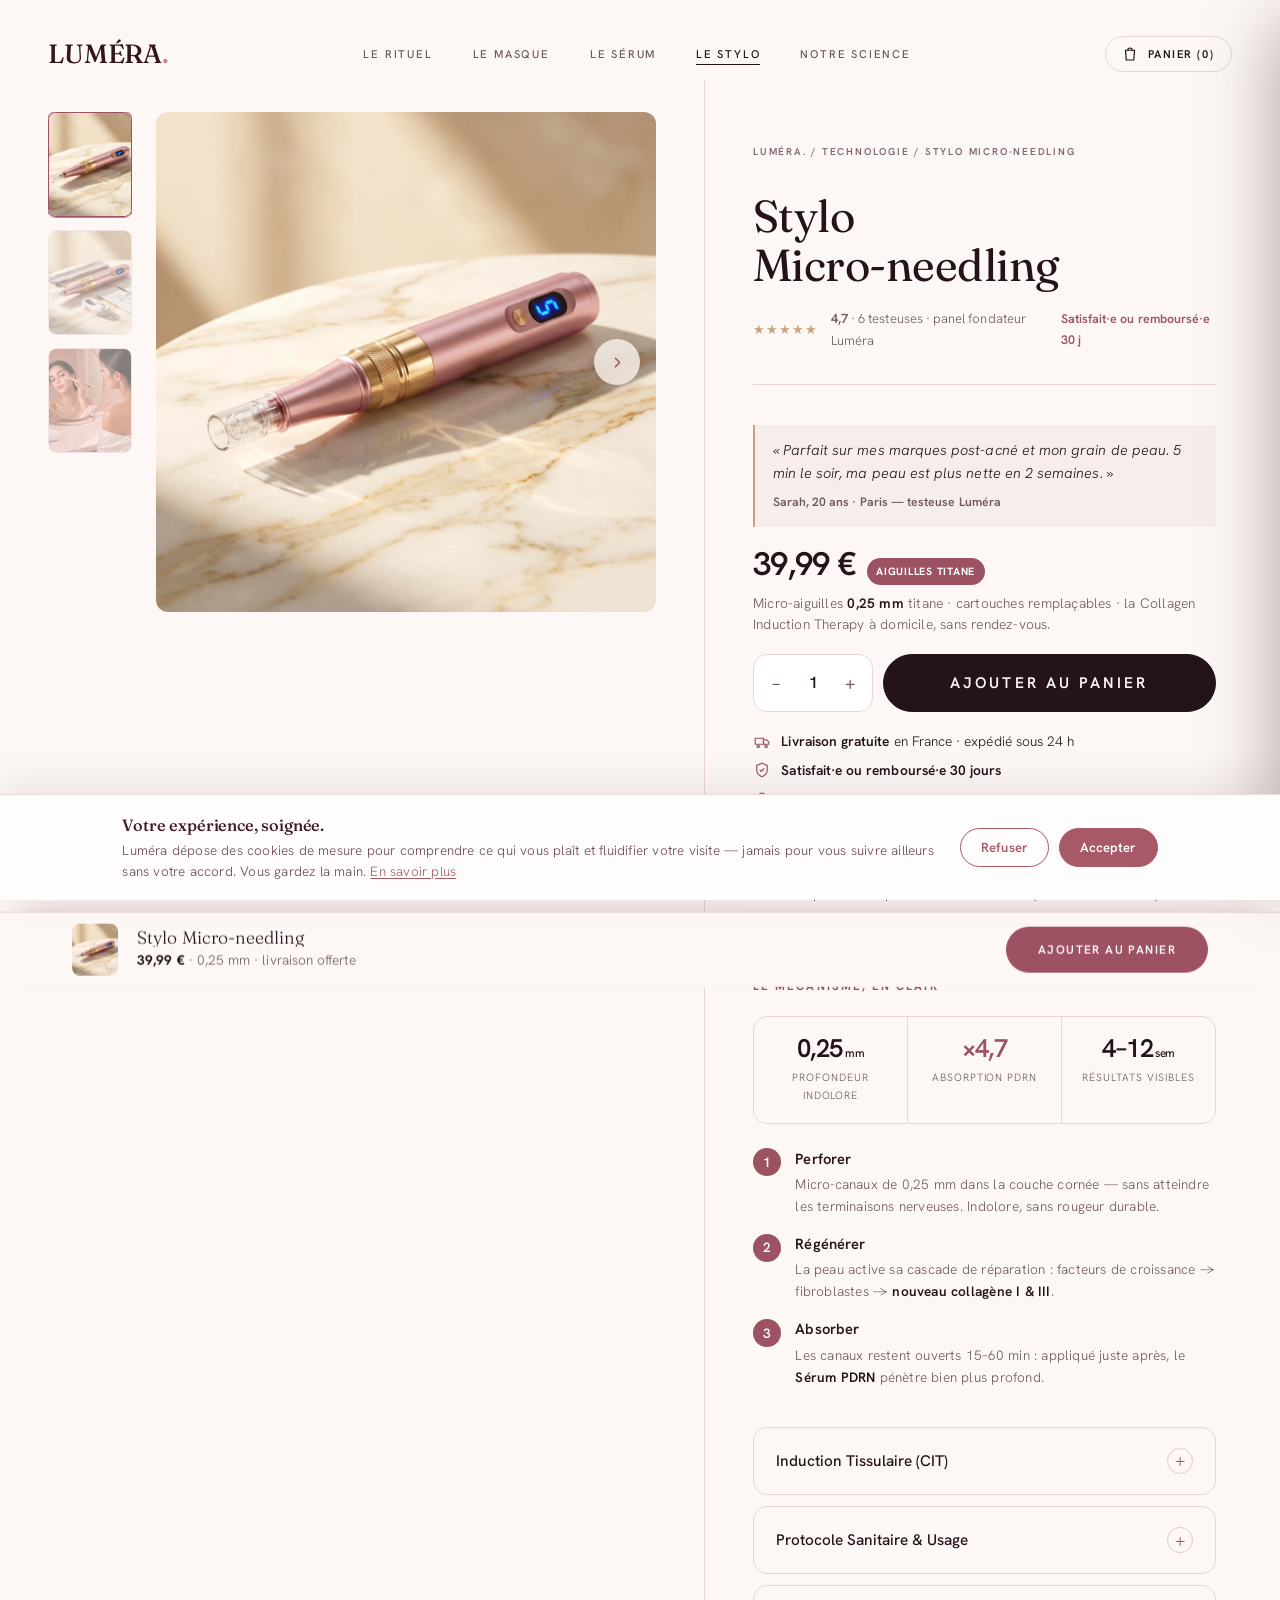
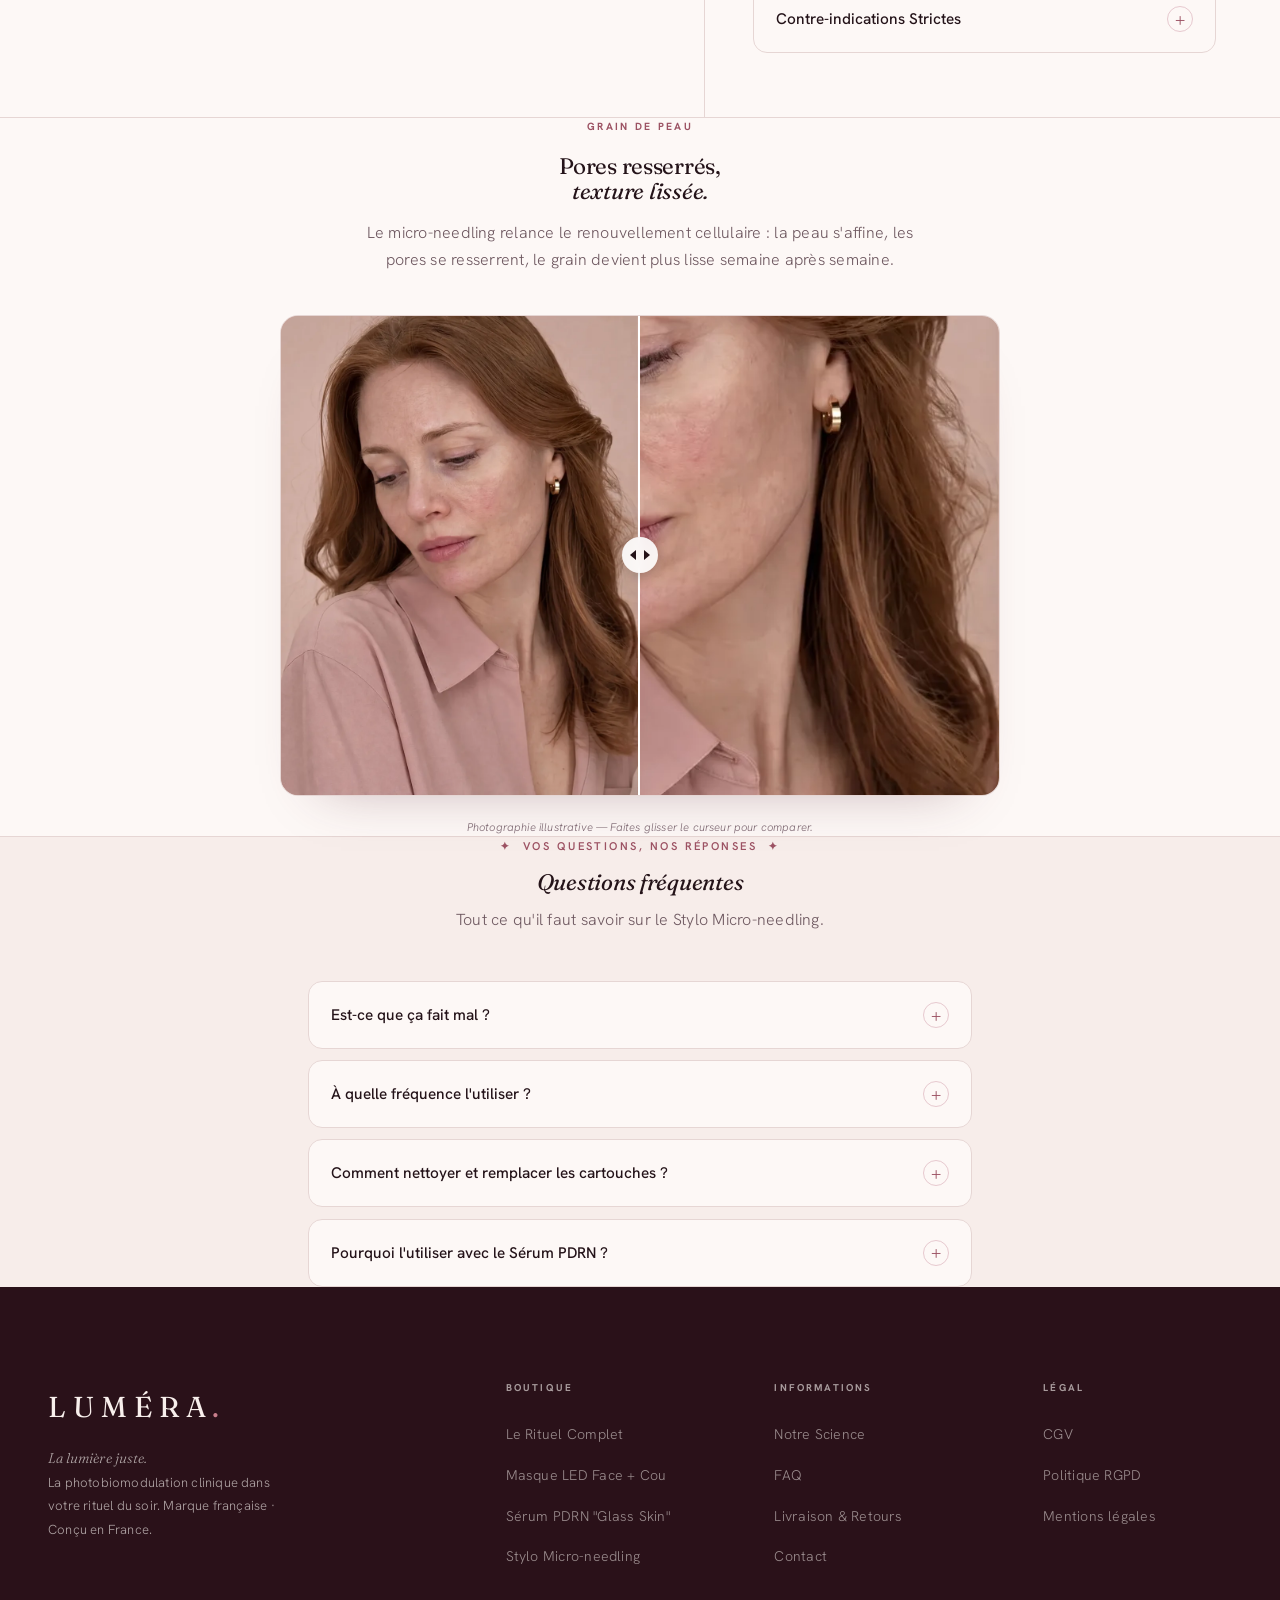
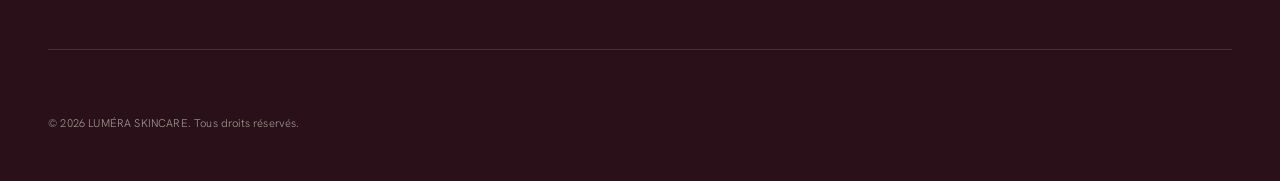
<file: product-pen.html>
<!DOCTYPE html>
<html lang="fr">
<head>
    <meta charset="UTF-8">
    <link rel="icon" href="data:image/svg+xml,<svg xmlns='http://www.w3.org/2000/svg' viewBox='0 0 32 32'><rect width='32' height='32' rx='7' fill='%233D1A24'/><text x='16' y='23' font-family='Georgia,serif' font-size='20' fill='%23E8AEB8' text-anchor='middle'>L</text></svg>">
    <meta name="viewport" content="width=device-width, initial-scale=1.0">
    <title>Stylo Micro-needling | LUMÉRA</title>
    <link rel="canonical" href="https://lumera-skincare.com/product-pen.html">
    <meta name="description" content="Stylo micro-needling aiguilles titane 0,25 mm. Collagen Induction Therapy à domicile. Absorption PDRN amplifiée. Indolore, sécurisé — 39,99 €">
    <meta property="og:type" content="product">
    <meta property="og:site_name" content="Luméra">
    <meta property="og:title" content="Stylo Micro-needling | LUMÉRA">
    <meta property="og:description" content="Stylo micro-needling aiguilles titane 0,25 mm. Collagen Induction Therapy à domicile. Absorption PDRN amplifiée. Indolore, sécurisé — 39,99 €">
    <meta property="og:url" content="https://lumera-skincare.com/product-pen.html">
    <meta property="og:image" content="https://lumera-skincare.com/assets/pen-marble.webp">
    <meta name="twitter:card" content="summary_large_image">
    <meta name="twitter:title" content="Stylo Micro-needling | LUMÉRA">
    <meta name="twitter:description" content="Stylo micro-needling aiguilles titane 0,25 mm. Collagen Induction Therapy à domicile. Absorption PDRN amplifiée. Indolore, sécurisé — 39,99 €">
    <meta name="twitter:image" content="https://lumera-skincare.com/assets/pen-marble.webp">
    <link rel="preconnect" href="https://fonts.googleapis.com">
    <link rel="preconnect" href="https://fonts.gstatic.com" crossorigin>
    <link href="https://fonts.googleapis.com/css2?family=Hanken+Grotesk:wght@300;400;500;600;700&display=swap" rel="stylesheet" media="print" onload="this.media='all'">
<noscript><link href="https://fonts.googleapis.com/css2?family=Hanken+Grotesk:wght@300;400;500;600;700&display=swap" rel="stylesheet"></noscript>
    <link href="https://fonts.googleapis.com/css2?family=Fraunces:ital,opsz,wght@0,9..144,300..600;1,9..144,300..600&display=swap" rel="stylesheet">
    <script type="application/ld+json">
    {
      "@context": "https://schema.org",
      "@type": "Product",
      "name": "Stylo Micro-needling — LUMÉRA",
      "image": ["assets/card-pen.webp", "assets/pen-hero.webp"],
      "description": "Stylo micro-needling à aiguilles titane 0,25 mm. Collagen Induction Therapy à domicile, absorption du PDRN amplifiée. Indolore et sécurisé.",
      "brand": { "@type": "Brand", "name": "LUMÉRA" },
      "category": "Appareil de soin du visage",
      "offers": { "@type": "Offer", "url": "product-pen.html", "priceCurrency": "EUR", "price": "39.99", "availability": "https://schema.org/InStock", "itemCondition": "https://schema.org/NewCondition" }
    }
    </script>
    <script type="application/ld+json">
    {
      "@context": "https://schema.org",
      "@type": "FAQPage",
      "mainEntity": [
        { "@type": "Question", "name": "Est-ce que ça fait mal ?", "acceptedAnswer": { "@type": "Answer", "text": "Non. Les aiguilles de 0,25 mm créent des micro-canaux superficiels et indolores ; on ressent une légère vibration. Une rougeur très légère peut apparaître quelques minutes." } },
        { "@type": "Question", "name": "À quelle fréquence l'utiliser ?", "acceptedAnswer": { "@type": "Answer", "text": "1 à 2 fois par semaine. Pour les peaux sensibles, commencez à 1 fois par semaine, toujours le soir sur peau propre." } },
        { "@type": "Question", "name": "Comment nettoyer et remplacer les cartouches ?", "acceptedAnswer": { "@type": "Answer", "text": "Chaque cartouche est stérile et à usage personnel : remplacez-la toutes les 8 à 10 utilisations environ. Désinfectez l'embout à l'alcool avant et après chaque séance." } },
        { "@type": "Question", "name": "Pourquoi l'utiliser avec le Sérum PDRN ?", "acceptedAnswer": { "@type": "Answer", "text": "Les micro-canaux ouverts par le stylo restent actifs 15 à 60 minutes et démultiplient l'absorption des actifs. Appliqué juste après, le Sérum PDRN pénètre bien plus profondément." } }
      ]
    }
    </script>
    <link rel="preload" as="image" href="assets/pen-marble.webp?v=2" fetchpriority="high">
<link rel="stylesheet" href="styles.css?v=32">
    <style>
        .science-callout {
            background: var(--c-surface);
            border-left: 3px solid var(--c-accent);
            padding: 1.5rem 2rem;
            margin: 2rem 0;
        }
        .science-callout p { font-size: 0.88rem; color: var(--c-text-muted); line-height: 1.7; margin: 0; }
        .science-callout strong { color: var(--c-text-main); }
        .science-callout.warning { border-left-color: var(--c-sale); }

        .depth-row {
            display: flex;
            align-items: flex-start;
            gap: 1.5rem;
            padding: 1.2rem 0;
            border-bottom: 1px solid var(--c-border);
        }
        .depth-row:last-child { border-bottom: none; }
        .depth-mm {
            font-family: var(--font-serif);
            font-size: 1.6rem;
            font-weight: 300;
            color: var(--c-accent-dark);
            line-height: 1;
            flex-shrink: 0;
            min-width: 65px;
            text-align: center;
        }
        .depth-name { font-size: 0.85rem; font-weight: 700; color: var(--c-text-main); margin-bottom: 0.3rem; }
        .depth-desc { font-size: 0.82rem; color: var(--c-text-muted); line-height: 1.6; }
        .depth-tag {
            display: inline-block;
            font-size: 0.62rem;
            text-transform: uppercase;
            letter-spacing: 0.1em;
            padding: 0.2rem 0.6rem;
            border-radius: 20px;
            font-weight: 700;
            margin-top: 0.4rem;
        }
        .tag-home { background: rgba(74,124,89,0.1); color: var(--c-success); }
        .tag-pro { background: rgba(181,74,90,0.1); color: var(--c-sale); }
    </style>
</head>
<body>

    <header id="header" class="scrolled">
        <div class="container nav-container">
            <a href="index.html" class="nav-logo">LUMÉRA<b>.</b></a>
            <nav class="nav-links">
                <a href="bundle.html">Le Rituel</a>
                <a href="product-mask.html">Le Masque</a>
                <a href="product-serum.html">Le Sérum</a>
                <a href="product-pen.html" class="active">Le Stylo</a>
                <a href="about.html">Notre Science</a>
            </nav>
            <div class="nav-actions">
                <button class="nav-cart" onclick="openCart()"><svg viewBox="0 0 24 24"><path d="M6 7h12l-1 13H7L6 7z"></path><path d="M9 7a3 3 0 0 1 6 0"></path></svg><span class="cart-btn">Panier (0)</span></button>
                <button class="nav-burger" id="navBurger" aria-label="Menu"><span></span><span></span><span></span></button>
            </div>
        </div>
    </header>

    <main class="product-layout">

        <!-- GALLERY -->
        <div class="product-gallery">
            <div class="gallery-stage">
                <div class="gallery-carousel" id="galleryMain">
                    <img loading="eager" fetchpriority="high" src="assets/pen-marble.webp?v=2" alt="Stylo micro-needling Luméra rose-gold sur marbre — écran LED">
                    <img loading="lazy" src="assets/pen-kit-marble.webp?v=2" alt="Stylo micro-needling Luméra et ses accessoires sur marbre — pochette, câble USB-C et cartouches titane">
                    <img loading="lazy" src="assets/pen-apply.webp" alt="Application du stylo micro-needling sur le visage au miroir">
                </div>
                <button class="gallery-arrow prev" type="button" aria-label="Image précédente"><svg viewBox="0 0 24 24" fill="none" stroke="currentColor" stroke-width="2.2" stroke-linecap="round" stroke-linejoin="round"><polyline points="15 18 9 12 15 6"></polyline></svg></button>
                <button class="gallery-arrow next" type="button" aria-label="Image suivante"><svg viewBox="0 0 24 24" fill="none" stroke="currentColor" stroke-width="2.2" stroke-linecap="round" stroke-linejoin="round"><polyline points="9 18 15 12 9 6"></polyline></svg></button>
            </div>
            <div class="gallery-thumbs" id="galleryThumbs">
                <img loading="lazy" src="assets/pen-marble.webp?v=2" alt="" class="active">
                <img loading="lazy" src="assets/pen-kit-marble.webp?v=2" alt="">
                <img loading="lazy" src="assets/pen-apply.webp" alt="">
            </div>
        </div>

        <!-- INFO -->
        <div class="product-info">
            <div class="breadcrumbs">
                <a href="index.html">LUMÉRA<b>.</b></a> / <a href="about.html">Technologie</a> / Stylo Micro-needling
            </div>

            <h1 class="product-title serif reveal">Stylo<br>Micro-needling</h1>

            <div class="product-reviews reveal">
                <span class="stars" style="color:var(--c-gold); letter-spacing:1px;" aria-label="Noté 4,7 sur 5">★★★★★</span>
                <span style="font-size:0.82rem;"><b>4,7</b> · 6 testeuses <span style="color:var(--c-text-muted);">· panel fondateur Luméra</span></span>
                <span style="margin-left:auto; font-size:0.78rem; color:var(--c-accent-dark); font-weight:600;">Satisfait·e ou remboursé·e 30 j</span>
            </div>
            <blockquote class="reveal" style="margin:1.1rem 0 0; padding:0.9rem 1.1rem; border-left:2px solid var(--c-gold); background:var(--c-surface); font-style:italic; font-size:0.9rem; color:var(--c-text-main); line-height:1.6;">« Parfait sur mes marques post-acné et mon grain de peau. 5 min le soir, ma peau est plus nette en 2 semaines. »<span style="display:block; margin-top:0.5rem; font-style:normal; font-size:0.76rem; font-weight:600; color:var(--c-text-muted);">Sarah, 20 ans · Paris — testeuse Luméra</span></blockquote>

            <!-- BUYBOX PREMIUM -->
            <div class="buybox reveal" id="atcWrapper">
                <div class="buybox-price">
                    <span class="bb-now">39,99 €</span>
                    <span class="bb-save">Aiguilles titane</span>
                </div>
                <p class="bb-split">Micro-aiguilles <b>0,25 mm</b> titane · cartouches remplaçables · la Collagen Induction Therapy à domicile, sans rendez-vous.</p>
                <div class="buybox-cta">
                    <div class="qty">
                        <button type="button" aria-label="Diminuer" onclick="bbStep(-1)">−</button>
                        <input id="bbQty" value="1" readonly aria-label="Quantité">
                        <button type="button" aria-label="Augmenter" onclick="bbStep(1)">+</button>
                    </div>
                    <button class="btn btn-solid" onclick="bbAdd('Stylo Micro-needling', 39.99, 'assets/pen-marble.webp?v=2')">Ajouter au panier</button>
                </div>
                <div class="trust-row">
                    <div class="tr"><svg viewBox="0 0 24 24" fill="none" stroke-width="1.6"><path d="M3 7h11v8H3z"/><path d="M14 9h4l3 3v3h-7z"/><circle cx="7" cy="18" r="1.6"/><circle cx="17.5" cy="18" r="1.6"/></svg><span><b>Livraison gratuite</b> en France · expédié sous 24 h</span></div>
                    <div class="tr"><svg viewBox="0 0 24 24" fill="none" stroke-width="1.6"><path d="M12 3l7 3v6c0 4.5-3 7.5-7 9-4-1.5-7-4.5-7-9V6z"/><path d="M9 12l2 2 4-4"/></svg><span><b>Satisfait·e ou remboursé·e 30 jours</b></span></div>
                    <div class="tr"><svg viewBox="0 0 24 24" fill="none" stroke-width="1.6"><rect x="5" y="11" width="14" height="9" rx="2"/><path d="M8 11V8a4 4 0 0 1 8 0v3"/></svg><span>Paiement <b>100 % sécurisé</b></span></div>
                </div>
                <ul class="bb-bullets">
                    <li><svg viewBox="0 0 24 24" fill="none" stroke-width="1.8"><path d="M5 12l4 4 10-10"/></svg><span>Micro-aiguilles titane <b>0,25 mm</b> — indolore, sans rougeur durable.</span></li>
                    <li><svg viewBox="0 0 24 24" fill="none" stroke-width="1.8"><path d="M5 12l4 4 10-10"/></svg><span>Multiplie l'absorption du <b>Sérum PDRN</b> (fenêtre 15–60 min).</span></li>
                    <li><svg viewBox="0 0 24 24" fill="none" stroke-width="1.8"><path d="M5 12l4 4 10-10"/></svg><span>Réveille collagène &amp; élastine — la CIT clinique, chez vous.</span></li>
                </ul>
            </div>
            <script>
            function bbStep(d){var i=document.getElementById('bbQty');var v=Math.max(1,(parseInt(i.value)||1)+d);i.value=v;}
            function bbQtyVal(){return Math.max(1,parseInt(document.getElementById('bbQty').value)||1);}
            function bbAdd(n,p,img){var q=bbQtyVal();addToCart(n,p,img);if(q>1&&window.lumeraQty)lumeraQty(n,q-1);}
            </script>

            <!-- CIT Mechanism visual -->
            <div class="reveal" style="margin:2.4rem 0;">
                <p style="font-size:0.72rem; text-transform:uppercase; letter-spacing:0.18em; font-weight:700; color:var(--c-accent-dark); margin-bottom:1.3rem;">Le mécanisme, en clair</p>
                <div class="cit-stats">
                    <div class="cit-stat"><span class="cit-num">0,25<small> mm</small></span><span class="cit-cap">Profondeur indolore</span></div>
                    <div class="cit-stat"><span class="cit-num" style="color:var(--c-accent-dark);">×4,7</span><span class="cit-cap">Absorption PDRN</span></div>
                    <div class="cit-stat"><span class="cit-num">4–12<small> sem</small></span><span class="cit-cap">Résultats visibles</span></div>
                </div>
                <div class="cit-steps">
                    <div class="cit-step">
                        <span class="cit-badge">1</span>
                        <div><span class="cit-t">Perforer</span><p>Micro-canaux de 0,25 mm dans la couche cornée — sans atteindre les terminaisons nerveuses. Indolore, sans rougeur durable.</p></div>
                    </div>
                    <div class="cit-step">
                        <span class="cit-badge">2</span>
                        <div><span class="cit-t">Régénérer</span><p>La peau active sa cascade de réparation : facteurs de croissance → fibroblastes → <b>nouveau collagène I &amp; III</b>.</p></div>
                    </div>
                    <div class="cit-step">
                        <span class="cit-badge">3</span>
                        <div><span class="cit-t">Absorber</span><p>Les canaux restent ouverts 15–60 min : appliqué juste après, le <b>Sérum PDRN</b> pénètre bien plus profond.</p></div>
                    </div>
                </div>
            </div>

            <!-- Accordions -->
            <div class="accordion reveal">
    <div class="accordion-item">
                    <button class="accordion-header" aria-expanded="false">Induction Tissulaire (CIT)<span class="icon">+</span></button>
                    <div class="accordion-content">
                        <div style="padding-bottom:1.5rem; font-size:0.92rem; color:var(--c-text-muted); line-height:1.7;">
                            <p style="margin-bottom:1rem">Le microneedling agit par effraction mécanique de la couche cornée, générant un stress tissulaire contrôlé.</p>
                            <ul style="list-style:none; padding:0; display:flex; flex-direction:column; gap:0.6rem;">
                                <li><strong>✦ Cascade Cicatricielle :</strong> Libération autocrine de facteurs de croissance (PDGF, TGF-β, VEGF).</li>
                                <li><strong>✦ Calibration 0,25mm :</strong> Profondeur optimisée pour l'usage non-médical. N'induit aucune lésion vasculaire majeure.</li>
                                <li><strong>✦ Biodisponibilité :</strong> Multiplie par 4.7 la pénétration du sérum PDRN dans le derme superficiel.</li>
                            </ul>
                        </div>
                    </div>
                </div>
                <div class="accordion-item">
                    <button class="accordion-header" aria-expanded="false">Protocole Sanitaire & Usage<span class="icon">+</span></button>
                    <div class="accordion-content">
                        <div style="padding-bottom:1.5rem; font-size:0.92rem; color:var(--c-text-muted); line-height:1.7;">
                            <ul style="list-style:none; padding:0; display:flex; flex-direction:column; gap:0.6rem;">
                                <li><strong>✦ Asepsie :</strong> Désinfection intégrale de l'embout à l'alcool à 70° avant et après chaque séance.</li>
                                <li><strong>✦ Cinétique :</strong> Application en quadrillage doux (vertical, horizontal, diagonal). Ne jamais exercer de pression forte.</li>
                                <li><strong>✦ Fréquence :</strong> 1 séance par semaine (phase active) ou 1 séance toutes les 2 semaines (phase d'entretien).</li>
                                <li><strong>✦ Remplacement :</strong> La cartouche d'aiguilles doit être changée tous les 1 à 2 mois pour garantir l'intégrité de la perforation.</li>
                            </ul>
                        </div>
                    </div>
                </div>
                <div class="accordion-item">
                    <button class="accordion-header" aria-expanded="false">Contre-indications Strictes<span class="icon">+</span></button>
                    <div class="accordion-content">
                        <div style="padding-bottom:1.5rem; font-size:0.92rem; color:var(--c-text-muted); line-height:1.7;">
                            <ul style="list-style:none; padding:0; display:flex; flex-direction:column; gap:0.6rem;">
                                <li><strong>✦ Interdictions :</strong> Ne jamais utiliser sur acné active, rosacée inflammatoire, eczéma ou plaies ouvertes.</li>
                                <li><strong>✦ Incompatibilités Topiques :</strong> Ne pas appliquer de Rétinol, AHA/BHA, ou Vitamine C pure dans les 24h suivant la séance.</li>
                                <li><strong>✦ Photoprotection :</strong> Éviter l'exposition solaire directe pendant 48h. Un écran total SPF50+ est obligatoire.</li>
                            </ul>
                        </div>
                    </div>
                </div>
            </div>
        </div>
    </main>

    <!-- Avant/après ciblé stylo -->
    <style>
        .ba-hero { max-width: 720px; margin: 0 auto; background: var(--c-bg); border: 1px solid var(--c-border); border-radius: 18px; overflow: hidden; box-shadow: 0 30px 55px -42px rgba(92,45,58,.4); }
        .ba-slider { position: relative; aspect-ratio: 3/2; overflow: hidden; user-select: none; }
        .ba-img { position: absolute; top: 0; left: 0; width: 200%; max-width: 200%; height: 100%; object-fit: cover; pointer-events: none; }
        .ba-img.before { object-position: left; }
        .ba-img.after { object-position: right; }
        .ba-slider-overlay { position: absolute; top: 0; left: 0; width: 50%; height: 100%; overflow: hidden; border-right: 2px solid #fff; }
        .ba-slider-handle { position: absolute; top: 50%; left: 50%; transform: translate(-50%, -50%); width: 36px; height: 36px; background: rgba(255,255,255,0.9); -webkit-backdrop-filter: blur(4px); backdrop-filter: blur(4px); border-radius: 50%; display: flex; align-items: center; justify-content: center; box-shadow: 0 4px 12px rgba(0,0,0,0.15); cursor: ew-resize; z-index: 10; }
        .ba-slider-handle::before, .ba-slider-handle::after { content: ''; width: 0; height: 0; border-top: 5px solid transparent; border-bottom: 5px solid transparent; }
        .ba-slider-handle::before { border-right: 6px solid var(--c-text-main); margin-right: 4px; }
        .ba-slider-handle::after { border-left: 6px solid var(--c-text-main); margin-left: 4px; }
        .ba-hero-tag { position: absolute; bottom: .8rem; font-size: .6rem; font-weight: 700; letter-spacing: .14em; text-transform: uppercase; color: #fff; background: rgba(45,20,28,.85); -webkit-backdrop-filter: blur(6px); backdrop-filter: blur(6px); padding: .34rem .8rem; border-radius: 100px; z-index: 5; }
        .ba-hero-tag.before { left: .8rem; }
        .ba-hero-tag.after { right: .8rem; background: rgba(138,66,80,.9); }
    </style>
    <section class="section-pad" style="background:var(--c-bg); border-top:1px solid var(--c-border);">
        <div class="container">
            <div style="text-align:center; max-width:560px; margin:0 auto 2.6rem;">
                <span class="feature-eyebrow reveal" style="display:block;">Grain de peau</span>
                <h2 class="serif reveal">Pores resserrés,<br><em>texture lissée.</em></h2>
                <p class="reveal" style="color:var(--c-text-muted); font-size:1rem; line-height:1.7; margin-top:1rem;">Le micro-needling relance le renouvellement cellulaire : la peau s'affine, les pores se resserrent, le grain devient plus lisse semaine après semaine.</p>
            </div>
            <div class="ba-hero reveal">
                <div class="ba-slider" id="baSlider">
                    <img class="ba-img after" loading="lazy" src="assets/ba-pen.webp?v=2" alt="Après">
                    <span class="ba-hero-tag after">Après · 6 sem.</span>
                    <div class="ba-slider-overlay" id="baOverlay">
                        <img class="ba-img before" loading="lazy" src="assets/ba-pen.webp?v=2" alt="Avant">
                        <span class="ba-hero-tag before">Avant</span>
                    </div>
                    <div class="ba-slider-handle" id="baHandle"></div>
                </div>
            </div>
            <p class="reveal" style="text-align:center; font-size:0.7rem; font-style:italic; color:var(--c-text-light); margin-top:1.4rem;">Photographie illustrative — Faites glisser le curseur pour comparer.</p>
        </div>
    </section>
    <script>
        const slider = document.getElementById('baSlider');
        const overlay = document.getElementById('baOverlay');
        const handle = document.getElementById('baHandle');
        let isDragging = false;
        if(slider && overlay && handle) {
            const move = (x) => {
                const rect = slider.getBoundingClientRect();
                let pct = ((x - rect.left) / rect.width) * 100;
                pct = Math.max(0, Math.min(100, pct));
                overlay.style.width = `${pct}%`;
                handle.style.left = `${pct}%`;
            };
            const start = () => isDragging = true;
            const end = () => isDragging = false;
            slider.addEventListener('mousedown', (e) => { start(); move(e.clientX); });
            slider.addEventListener('touchstart', (e) => { start(); move(e.touches[0].clientX); }, {passive: true});
            window.addEventListener('mousemove', (e) => { if (isDragging) move(e.clientX); });
            window.addEventListener('touchmove', (e) => { if (isDragging) move(e.touches[0].clientX); }, {passive: true});
            window.addEventListener('mouseup', end);
            window.addEventListener('touchend', end);
        }
    </script>

    <!-- (section Cercle Fondateur retirée) -->

    <!-- Footer -->
    <!-- FAQ -->
    <section class="section-pad" style="background:var(--c-surface); border-top:1px solid var(--c-border);">
        <div class="container" style="max-width:760px;">
            <span class="reveal" style="display:block;text-align:center;color:var(--c-accent-dark);letter-spacing:.22em;text-transform:uppercase;font-size:.7rem;font-weight:600;margin-bottom:.85rem;">✦&nbsp; Vos questions, nos réponses &nbsp;✦</span>
            <h2 class="serif reveal" style="text-align:center; margin-bottom:0.8rem; font-style:italic; font-weight:420;">Questions fréquentes</h2>
            <p class="reveal" style="text-align:center; color:var(--c-text-muted); margin-bottom:3rem; font-size:1rem;">Tout ce qu'il faut savoir sur le Stylo Micro-needling.</p>
            <div class="accordion reveal">
                <div class="accordion-item">
                    <button class="accordion-header" aria-expanded="false">Est-ce que ça fait mal ? <span class="icon">+</span></button>
                    <div class="accordion-content"><p class="block-body" style="margin-top:1.2rem;">Non. Les aiguilles de 0,25 mm créent des micro-canaux superficiels, indolores : on ressent une légère vibration, pas une douleur. Une rougeur très légère peut apparaître quelques minutes, signe que la peau réagit et active sa réparation.</p></div>
                </div>
                <div class="accordion-item">
                    <button class="accordion-header" aria-expanded="false">À quelle fréquence l'utiliser ? <span class="icon">+</span></button>
                    <div class="accordion-content"><p class="block-body" style="margin-top:1.2rem;">1 à 2 fois par semaine suffisent. Pour les peaux sensibles, commencez à 1 fois par semaine. Toujours le soir, sur peau propre, pour laisser la peau récupérer pendant la nuit.</p></div>
                </div>
                <div class="accordion-item">
                    <button class="accordion-header" aria-expanded="false">Comment nettoyer et remplacer les cartouches ? <span class="icon">+</span></button>
                    <div class="accordion-content"><p class="block-body" style="margin-top:1.2rem;">Chaque cartouche est stérile et à usage personnel : remplacez-la dès qu'elle s'émousse (toutes les 8 à 10 utilisations environ). Désinfectez l'embout à l'alcool avant et après chaque séance. Le coffret est livré avec 2 cartouches, des recharges sont disponibles.</p></div>
                </div>
                <div class="accordion-item">
                    <button class="accordion-header" aria-expanded="false">Pourquoi l'utiliser avec le Sérum PDRN ? <span class="icon">+</span></button>
                    <div class="accordion-content"><p class="block-body" style="margin-top:1.2rem;">Les micro-canaux ouverts par le stylo restent actifs 15 à 60 minutes et démultiplient l'absorption des actifs. Appliqué juste après, le Sérum PDRN pénètre bien plus profondément qu'en application classique — d'où la synergie du Rituel Complet.</p></div>
                </div>
            </div>
        </div>
    </section>

    <footer class="site-footer">
        <div class="container">
            <div class="footer-grid">
                <div class="footer-col">
                    <span class="footer-logo">LUMÉRA<b>.</b></span>
                    <em class="footer-tagline">La lumière juste.</em>
                    <p class="footer-bio">La photobiomodulation clinique dans votre rituel du soir. Marque française · Conçu en France.</p>
                </div>
                <div class="footer-col">
                    <h3>Boutique</h3>
                    <ul>
                        <li><a href="bundle.html">Le Rituel Complet</a></li>
                        <li><a href="product-mask.html">Masque LED Face + Cou</a></li>
                        <li><a href="product-serum.html">Sérum PDRN "Glass Skin"</a></li>
                        <li><a href="product-pen.html">Stylo Micro-needling</a></li>
                    </ul>
                </div>
                <div class="footer-col">
                    <h3>Informations</h3>
                    <ul>
                        <li><a href="about.html">Notre Science</a></li>
                        <li><a href="index.html#faq">FAQ</a></li>
                        <li><a href="livraison.html">Livraison & Retours</a></li>
                        <li><a href="contact.html">Contact</a></li>
                    </ul>
                </div>
                <div class="footer-col">
                    <h3>Légal</h3>
                    <ul>
                        <li><a href="legal.html#cgv">CGV</a></li>
                        <li><a href="legal.html#confidentialite">Politique RGPD</a></li>
                        <li><a href="legal.html#mentions">Mentions légales</a></li>
                    </ul>
                </div>
            </div>
            <div class="footer-bottom">
                <p class="footer-copy">&copy; 2026 LUMÉRA SKINCARE. Tous droits réservés.</p>
            </div>
        </div>
    </footer>

    <!-- Cart -->
    <div class="cart-overlay" onclick="closeCart()"></div>
    <div class="cart-drawer" id="cartDrawer">
        <div class="cart-header">
            <h3 class="serif">Votre Panier</h3>
            <button class="close-cart" onclick="closeCart()">×</button>
        </div>
        <div class="cart-items is-empty" id="cartItems">
            <p style="font-size:0.9rem;">Votre panier est vide.</p>
        </div>
        <div class="cart-upsell">
            <img loading="lazy" src="assets/coffret-closed.webp?v=2" alt="Rituel Complet Luméra" style="width:80px; height:80px; object-fit:cover;">
            <div class="cart-upsell-info">
                <h4>Maximisez l'effet</h4>
                <p>Le Rituel Complet</p>
                <span style="font-weight:700; font-size:0.9rem; color:var(--c-accent-dark);">279,97 €</span>
            </div>
            <a href="bundle.html" class="add-upsell">Voir</a>
        </div>
        <div class="cart-footer">
            <div class="cart-total"><span>Total</span><span>0,00 €</span></div>
            <button class="btn btn-solid" id="checkoutBtn" disabled>Commander en toute sécurité</button>
        </div>
    </div>

    <script>
        const header = document.getElementById('header');
        window.addEventListener('scroll', () => header.classList.toggle('scrolled', window.scrollY > 60));

        // Panier géré par cart.js (window.openCart / closeCart / addToCart)

        document.querySelectorAll('.accordion-header').forEach(btn => {
            btn.addEventListener('click', function () {
                const content = this.nextElementSibling;
                const isOpen = content.classList.contains('active');
                document.querySelectorAll('.accordion-content').forEach(c => c.classList.remove('active'));
                document.querySelectorAll('.accordion-header').forEach(h => { h.classList.remove('active'); h.setAttribute('aria-expanded', 'false'); });
                if (!isOpen) { content.classList.add('active'); this.classList.add('active'); this.setAttribute('aria-expanded', 'true'); }
            });
        });

        const revealObs = new IntersectionObserver(entries => {
            entries.forEach(e => { if (e.isIntersecting) { e.target.classList.add('active'); revealObs.unobserve(e.target); } });
        }, { threshold: 0.05, rootMargin: '0px 0px 60px 0px' });
        document.querySelectorAll('.reveal, .reveal-left, .reveal-right').forEach(el => revealObs.observe(el));
        window.addEventListener('load', () => {
            document.querySelectorAll('.reveal, .reveal-left, .reveal-right').forEach(el => {
                const r = el.getBoundingClientRect();
                if (r.top < window.innerHeight + 100) el.classList.add('active');
            });
        });
    </script>
    
    <script>
(function(){
  document.querySelectorAll('.gallery-stage').forEach(function(stage){
    var main=stage.querySelector('.gallery-carousel');
    if(!main)return;
    var gallery=stage.closest('.product-gallery')||stage.parentNode;
    var thumbsWrap=gallery.querySelector('.gallery-thumbs');
    var ts=thumbsWrap?Array.prototype.slice.call(thumbsWrap.querySelectorAll('img')):[];
    var prev=stage.querySelector('.gallery-arrow.prev'),next=stage.querySelector('.gallery-arrow.next');
    var count=main.querySelectorAll('img').length;
    var pagination=document.createElement('div');pagination.className='gallery-pagination';
    var dots=[];
    for(var k=0;k<count;k++){(function(idx){var dot=document.createElement('button');dot.type='button';dot.className='gallery-dot';dot.setAttribute('aria-label','Image '+(idx+1));dot.addEventListener('click',function(){go(idx);});pagination.appendChild(dot);dots.push(dot);})(k);}
    if(count>1)gallery.appendChild(pagination);
    function current(){return Math.round(main.scrollLeft/main.clientWidth);}
    function go(i){i=Math.max(0,Math.min(count-1,i));main.scrollTo({left:main.clientWidth*i,behavior:'smooth'});}
    function sync(){var i=current();ts.forEach(function(t,j){t.classList.toggle('active',j===i);});dots.forEach(function(d,j){d.classList.toggle('active',j===i);});if(prev)prev.disabled=i<=0;if(next)next.disabled=i>=count-1;var act=ts[i];if(act&&thumbsWrap)thumbsWrap.scrollTo({left:act.offsetLeft-(thumbsWrap.clientWidth-act.clientWidth)/2,behavior:'smooth'});}
    ts.forEach(function(t,i){t.addEventListener('click',function(){go(i);});});
    if(prev)prev.addEventListener('click',function(){go(current()-1);});
    if(next)next.addEventListener('click',function(){go(current()+1);});
    var raf;main.addEventListener('scroll',function(){if(raf)return;raf=requestAnimationFrame(function(){sync();raf=null;});},{passive:true});
    main.scrollLeft=0;sync();
    window.addEventListener('load',function(){main.scrollLeft=0;sync();});
  });
})();
</script>
<script>
/* Loupe au survol */
(function(){document.querySelectorAll('.gallery-carousel img').forEach(function(img){
  img.addEventListener('mousemove',function(e){var r=img.getBoundingClientRect();img.classList.add('zooming');img.style.transformOrigin=((e.clientX-r.left)/r.width*100)+'% '+((e.clientY-r.top)/r.height*100)+'%';img.style.transform='scale(2.3)';});
  img.addEventListener('mouseleave',function(){img.classList.remove('zooming');img.style.transform='';img.style.transformOrigin='';});
});})();
</script>
<script src="analytics.js?v=4"></script>
<script src="consent.js?v=2"></script>
<script src="cart.js?v=8"></script>
<script>(function(){var b=document.getElementById("navBurger");if(b)b.addEventListener("click",function(){document.body.classList.toggle("menu-open")});document.querySelectorAll(".nav-links a").forEach(function(a){a.addEventListener("click",function(){document.body.classList.remove("menu-open")})})})();</script>
<div class="lm-pop-ov" id="lmPop"><div class="lm-pop"><button class="lm-pop-x" id="lmPopX" aria-label="Fermer">✕</button><span class="eyebrow">Le Cercle Fondateur</span><h3>Entrez dans le cercle.</h3><p>Série limitée 2026. Les fondatrices reçoivent l'accès prioritaire aux lancements et un avantage réservé à leur première commande.</p><form class="lm-pop-form" id="lmPopForm" action="https://formspree.io/f/mgobpdlw" method="POST"><input type="email" name="email" required placeholder="Votre e-mail" autocomplete="email"><button type="submit">Rejoindre le Cercle</button></form><p class="lm-pop-ok" id="lmPopOk">Bienvenue dans le Cercle ✦ surveillez votre boîte mail.</p><p class="lm-pop-fine">Pas de spam. Désinscription en un clic.</p></div></div><script>(function(){var p=document.getElementById("lmPop");if(!p)return;var K="lm_pop_seen";function show(){if(localStorage.getItem(K))return;p.classList.add("active")}function dis(){p.classList.remove("active");localStorage.setItem(K,"1")}if(!localStorage.getItem(K)){setTimeout(show,12000);document.addEventListener("mouseout",function(e){if(e.clientY<=0)show()})}document.getElementById("lmPopX").addEventListener("click",dis);p.addEventListener("click",function(e){if(e.target===p)dis()});addEventListener("keydown",function(e){if(e.key==="Escape")dis()});var f=document.getElementById("lmPopForm");if(f)f.addEventListener("submit",function(e){e.preventDefault();function ok(){f.style.display="none";document.getElementById("lmPopOk").style.display="block";localStorage.setItem(K,"1")}fetch(f.action,{method:"POST",body:new FormData(f),headers:{Accept:"application/json"}}).then(ok).catch(ok)})})();</script>

<div class="satc" id="satc">
  <div class="satc-inner">
    <img class="satc-thumb" src="assets/pen-marble.webp?v=2" alt="" aria-hidden="true">
    <div class="satc-info">
      <div class="satc-name">Stylo Micro-needling</div>
      <div class="satc-price"><strong>39,99 €</strong> · 0,25 mm · livraison offerte</div>
    </div>
    <button class="satc-btn" aria-label="Ajouter au panier" onclick="addToCart('Stylo Micro-needling', 39.99, 'assets/pen-marble.webp?v=2')">Ajouter au panier</button>
  </div>
</div>
<script>(function(){var b=document.getElementById('satc');if(!b)return;var a=document.querySelector('.btn-solid'),f=document.querySelector('.site-footer');var ao=false,fi=false;function u(){b.classList.toggle('show',ao&&!fi);}if(a)new IntersectionObserver(function(e){ao=!e[0].isIntersecting;u();},{threshold:0}).observe(a);if(f)new IntersectionObserver(function(e){fi=e[0].isIntersecting;u();},{threshold:0}).observe(f);})();</script>
</body>
</html>
</file>
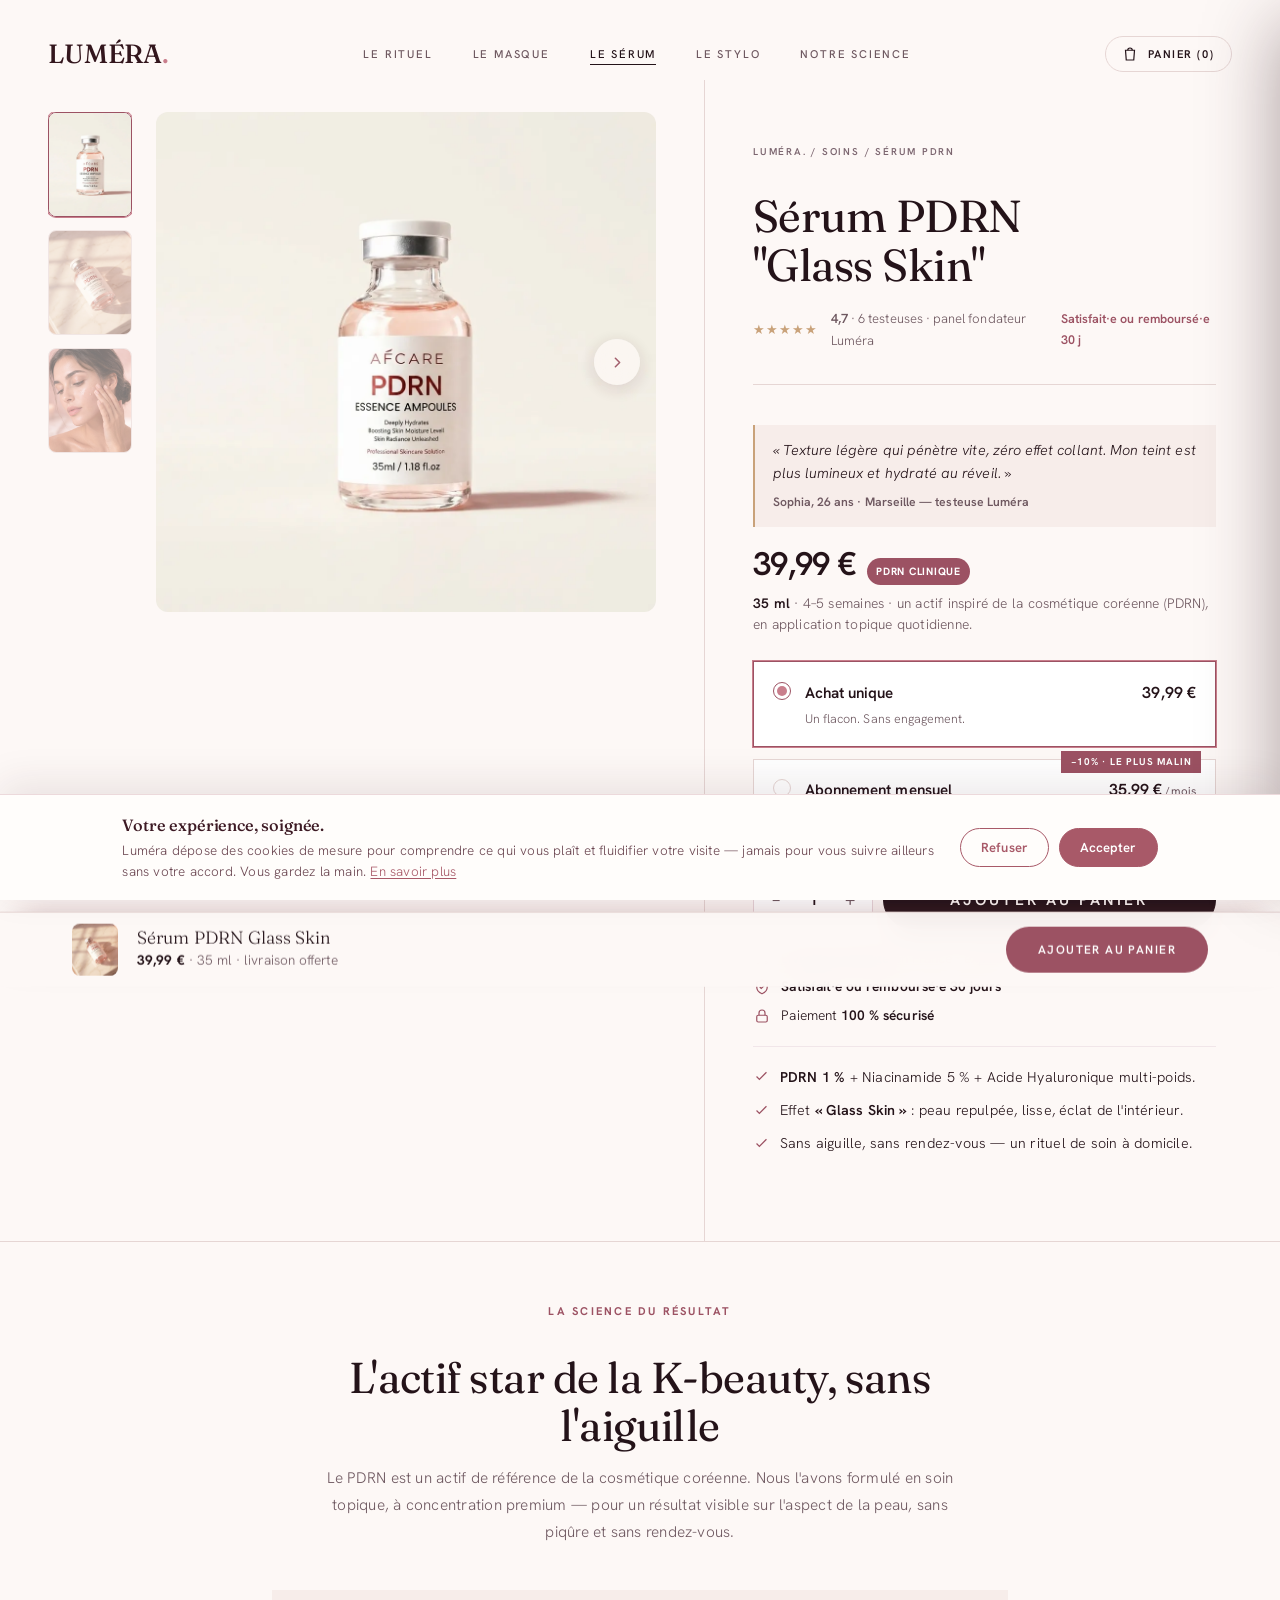
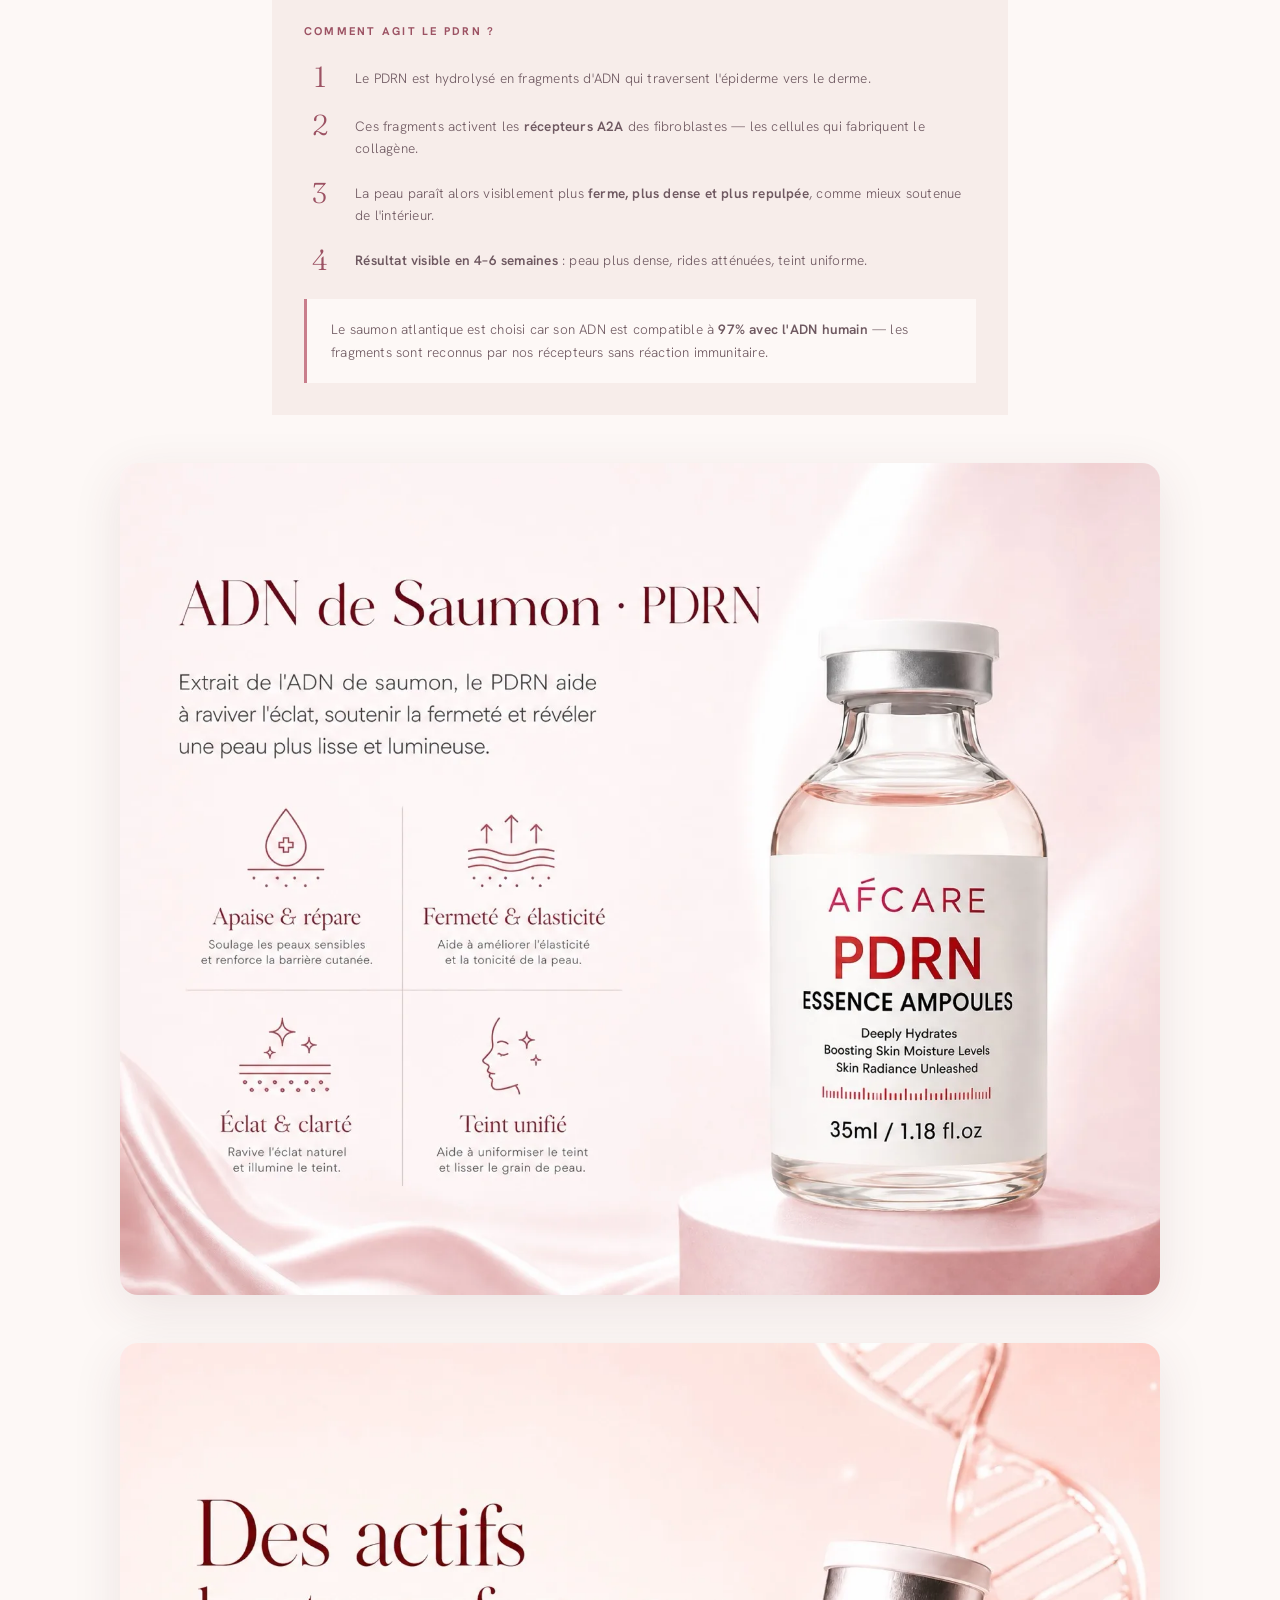
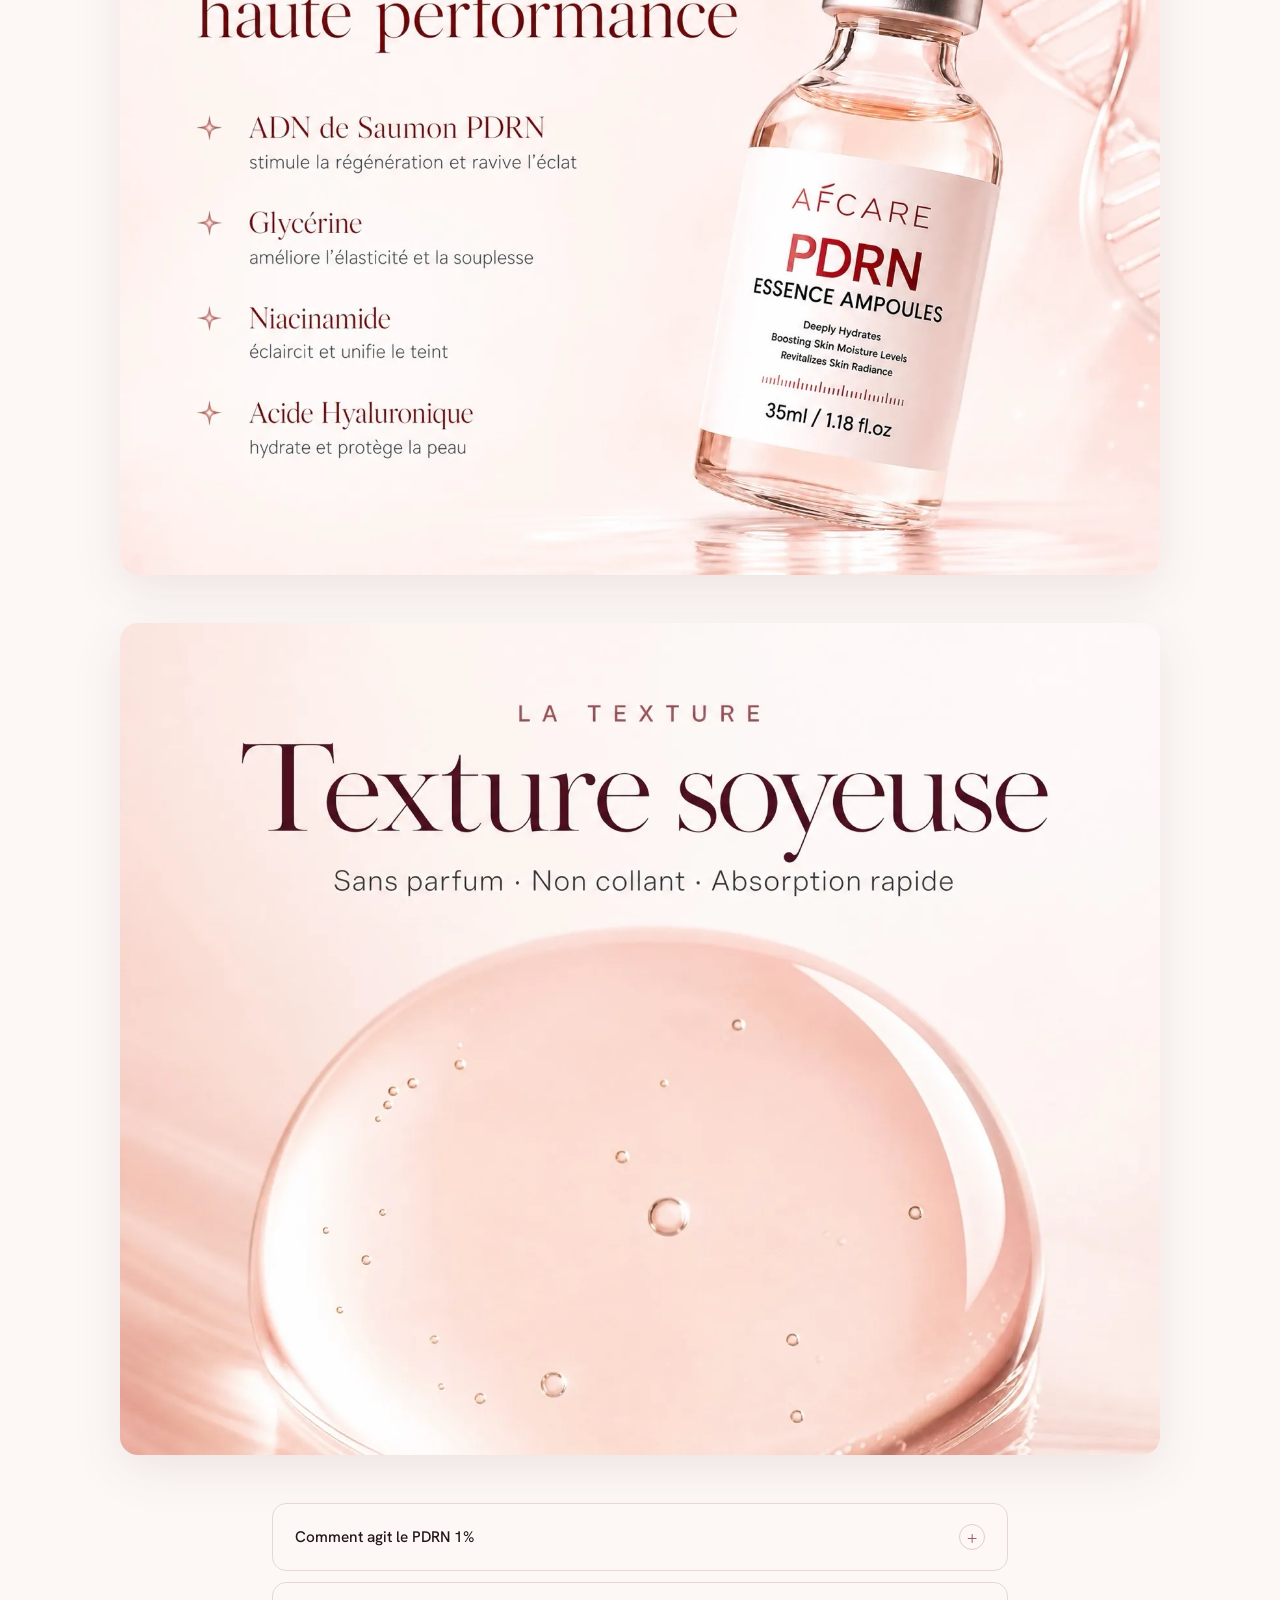
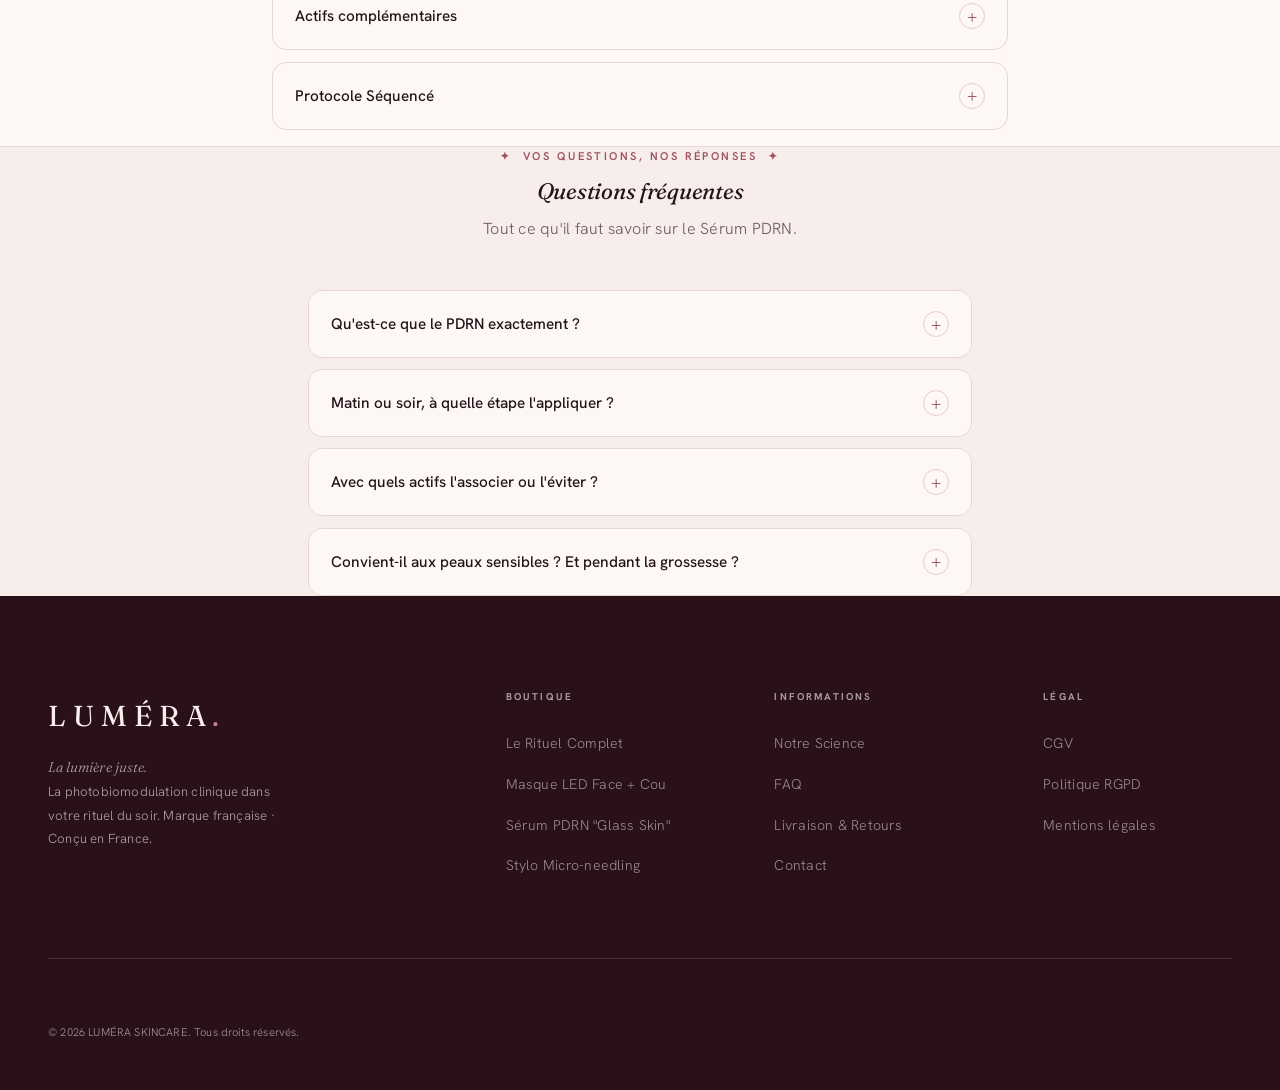
<file: product-serum.html>
<!DOCTYPE html>
<html lang="fr">
<head>
    <meta charset="UTF-8">
    <link rel="icon" href="data:image/svg+xml,<svg xmlns='http://www.w3.org/2000/svg' viewBox='0 0 32 32'><rect width='32' height='32' rx='7' fill='%233D1A24'/><text x='16' y='23' font-family='Georgia,serif' font-size='20' fill='%23E8AEB8' text-anchor='middle'>L</text></svg>">
    <meta name="viewport" content="width=device-width, initial-scale=1.0">
    <title>Sérum PDRN "Glass Skin" | LUMÉRA</title>
    <link rel="canonical" href="https://lumera-skincare.com/product-serum.html">
    <meta name="description" content="Sérum PDRN 1% à l'ADN de saumon. Niacinamide 5%, Acide Hyaluronique multi-poids. Peau visiblement plus ferme, éclat Glass Skin — 39,99 €">
    <meta property="og:type" content="product">
    <meta property="og:title" content='Sérum PDRN "Glass Skin" | LUMÉRA'>
    <meta property="og:description" content="Sérum PDRN 1% à l'ADN de saumon. Niacinamide 5%, Acide Hyaluronique multi-poids. Peau visiblement plus ferme, éclat Glass Skin — 39,99 €">
    <meta property="og:url" content="https://lumera-skincare.com/product-serum.html">
    <meta property="og:image" content="https://lumera-skincare.com/assets/serum-hero.webp">
    <meta name="twitter:card" content="summary_large_image">
    <meta name="twitter:title" content='Sérum PDRN "Glass Skin" | LUMÉRA'>
    <meta name="twitter:description" content="Sérum PDRN 1% à l'ADN de saumon. Niacinamide 5%, Acide Hyaluronique multi-poids. Peau visiblement plus ferme, éclat Glass Skin — 39,99 €">
    <meta name="twitter:image" content="https://lumera-skincare.com/assets/serum-hero.webp">
    <link rel="preconnect" href="https://fonts.googleapis.com">
    <link rel="preconnect" href="https://fonts.gstatic.com" crossorigin>
    <link href="https://fonts.googleapis.com/css2?family=Hanken+Grotesk:wght@300;400;500;600;700&display=swap" rel="stylesheet" media="print" onload="this.media='all'">
<noscript><link href="https://fonts.googleapis.com/css2?family=Hanken+Grotesk:wght@300;400;500;600;700&display=swap" rel="stylesheet"></noscript>
    <link href="https://fonts.googleapis.com/css2?family=Fraunces:ital,opsz,wght@0,9..144,300..600;1,9..144,300..600&display=swap" rel="stylesheet">
    <script type="application/ld+json">
    {
      "@context": "https://schema.org",
      "@type": "Product",
      "name": "Sérum PDRN \"Glass Skin\" — LUMÉRA",
      "image": ["assets/card-serum.webp", "assets/serum-hero.webp"],
      "description": "Sérum PDRN 1% à l'ADN de saumon, Niacinamide 5% et Acide Hyaluronique multi-poids. Aide à raffermir l'aspect de la peau et à révéler l'éclat Glass Skin. 35 ml.",
      "brand": { "@type": "Brand", "name": "LUMÉRA" },
      "category": "Sérum visage",
      "offers": { "@type": "Offer", "url": "product-serum.html", "priceCurrency": "EUR", "price": "39.99", "availability": "https://schema.org/InStock", "itemCondition": "https://schema.org/NewCondition" }
    }
    </script>
    <script type="application/ld+json">
    {
      "@context": "https://schema.org",
      "@type": "FAQPage",
      "mainEntity": [
        { "@type": "Question", "name": "Qu'est-ce que le PDRN exactement ?", "acceptedAnswer": { "@type": "Answer", "text": "Le PDRN (polydésoxyribonucléotide) est un actif issu d'ADN de saumon, reconnu pour cibler les fibroblastes, aider à raffermir l'aspect de la peau et l'apaiser. Il est ici dosé à 1 %." } },
        { "@type": "Question", "name": "Matin ou soir, à quelle étape l'appliquer ?", "acceptedAnswer": { "@type": "Answer", "text": "Matin et soir, sur peau propre, avant la crème hydratante. Le soir, appliquez-le avant la séance de Masque LED pour que la lumière fixe les actifs en profondeur." } },
        { "@type": "Question", "name": "Avec quels actifs l'associer ou l'éviter ?", "acceptedAnswer": { "@type": "Answer", "text": "Le PDRN se marie bien avec la niacinamide et l'acide hyaluronique. Évitez de le superposer le même soir qu'un rétinol fort ou un acide exfoliant puissant ; alternez les soirs." } },
        { "@type": "Question", "name": "Convient-il aux peaux sensibles ? Et pendant la grossesse ?", "acceptedAnswer": { "@type": "Answer", "text": "Sa formule est pensée pour être douce et apaisante, adaptée aux peaux sensibles. En cas de grossesse ou d'allaitement, demandez l'avis de votre médecin avant utilisation." } }
      ]
    }
    </script>
    <link rel="preload" as="image" href="assets/serum-hero.webp" fetchpriority="high">
<link rel="stylesheet" href="styles.css?v=32">
    <style>
        /* ── Ingrédients ── */
        .ingredient-card {
            display: flex;
            gap: 1.5rem;
            padding: 1.5rem 0;
            border-bottom: 1px solid var(--c-border);
            align-items: flex-start;
        }
        .ingredient-card:last-child { border-bottom: none; }
        .ingredient-pct {
            font-family: var(--font-serif);
            font-size: 1.8rem;
            font-weight: 300;
            color: var(--c-accent-dark);
            line-height: 1;
            flex-shrink: 0;
            min-width: 56px;
            text-align: center;
        }
        .ingredient-name {
            font-size: 0.85rem;
            font-weight: 700;
            color: var(--c-text-main);
            margin-bottom: 0.3rem;
            text-transform: uppercase;
            letter-spacing: 0.08em;
        }
        .ingredient-inci {
            font-size: 0.72rem;
            color: var(--c-text-light);
            margin-bottom: 0.5rem;
            font-style: italic;
        }
        .ingredient-desc { font-size: 0.85rem; color: var(--c-text-muted); line-height: 1.65; }

        /* ── Blocs contenu ── */
        .info-block {
            background: var(--c-surface);
            padding: 2rem;
            margin: 2rem 0;
        }
        .block-label {
            display: block;
            font-size: 0.7rem;
            text-transform: uppercase;
            letter-spacing: 0.2em;
            font-weight: 700;
            color: var(--c-accent-dark);
            margin-bottom: 1.4rem;
        }
        .block-body {
            font-size: 0.88rem;
            color: var(--c-text-muted);
            line-height: 1.75;
            margin-bottom: 1.5rem;
        }

        /* ── Mécanisme PDRN ── */
        .mechanism-steps { display: flex; flex-direction: column; gap: 1.2rem; }
        .mechanism-step { display: flex; gap: 1.2rem; align-items: flex-start; }
        .step-num {
            font-family: var(--font-serif);
            font-size: 1.8rem;
            color: var(--c-accent-dark);
            line-height: 1;
            flex-shrink: 0;
            width: 2rem;
            text-align: center;
        }
        .step-text {
            font-size: 0.85rem;
            color: var(--c-text-muted);
            line-height: 1.65;
            margin: 0;
            padding-top: 0.2rem;
        }

        /* ── Callout ── */
        .callout {
            border-left: 3px solid var(--c-accent);
            padding: 1.2rem 1.5rem;
            background: var(--c-bg);
            margin-top: 1.5rem;
        }
        .callout p { font-size: 0.85rem; color: var(--c-text-muted); line-height: 1.7; margin: 0; }
        .callout.warn { border-left-color: var(--c-sale); }
        .callout + .callout { margin-top: 0.8rem; }

        /* ── Tableau comparatif ── */
        .cmp-wrap { overflow-x: auto; margin-top: 1.5rem; }
        .cmp-table { width: 100%; border-collapse: collapse; min-width: 400px; }
        .cmp-table thead tr { border-bottom: 2px solid var(--c-border); }
        .cmp-table th {
            padding: 0.9rem 0.8rem;
            text-align: center;
            font-size: 0.72rem;
            text-transform: uppercase;
            letter-spacing: 0.1em;
            font-weight: 700;
            color: var(--c-text-muted);
        }
        .cmp-table th:first-child { text-align: left; }
        .cmp-table th.hl { color: var(--c-accent-dark); background: var(--c-bg); }
        .cmp-table td {
            padding: 0.9rem 0.8rem;
            font-size: 0.85rem;
            color: var(--c-text-muted);
            border-bottom: 1px solid var(--c-border);
            text-align: center;
            vertical-align: middle;
        }
        .cmp-table td:first-child { text-align: left; }
        .cmp-table td.hl { background: var(--c-bg); font-weight: 700; color: var(--c-accent-dark); }
        .cmp-table tr:last-child td { border-bottom: none; }

        /* ── Protocole ── */
        .protocol-grid {
            display: grid;
            grid-template-columns: 1fr 1fr;
            gap: 1rem;
            margin-top: 1.5rem;
            margin-bottom: 1.5rem;
        }
        .protocol-card { padding: 1.5rem; background: var(--c-bg); border: 1px solid var(--c-border); }
        .protocol-title {
            font-size: 0.7rem;
            text-transform: uppercase;
            letter-spacing: 0.14em;
            font-weight: 700;
            color: var(--c-accent-dark);
            margin-bottom: 1rem;
        }
        .protocol-card ol {
            font-size: 0.85rem;
            color: var(--c-text-muted);
            line-height: 2.2;
            padding-left: 1.2rem;
            margin: 0;
        }

        /* ── Conservation ── */
        .conservation-intro {
            font-size: 0.88rem;
            color: var(--c-text-muted);
            line-height: 1.75;
            margin: 1rem 0;
        }
        .conservation-list {
            list-style: none;
            font-size: 0.88rem;
            color: var(--c-text-muted);
            line-height: 2.4;
        }

        /* ── Prix / Reviews ── */
        .price-detail { font-size: 0.85rem; color: var(--c-text-light); }
        .review-recommend { margin-left: auto; font-size: 0.78rem; color: var(--c-accent-dark); font-weight: 600; }

    </style>
</head>
<body>

    <header id="header" class="scrolled">
        <div class="container nav-container">
            <a href="index.html" class="nav-logo">LUMÉRA<b>.</b></a>
            <nav class="nav-links">
                <a href="bundle.html">Le Rituel</a>
                <a href="product-mask.html">Le Masque</a>
                <a href="product-serum.html" class="active">Le Sérum</a>
                <a href="product-pen.html">Le Stylo</a>
                <a href="about.html">Notre Science</a>
            </nav>
            <div class="nav-actions">
                <button class="nav-cart" onclick="openCart()"><svg viewBox="0 0 24 24"><path d="M6 7h12l-1 13H7L6 7z"></path><path d="M9 7a3 3 0 0 1 6 0"></path></svg><span class="cart-btn">Panier (0)</span></button>
                <button class="nav-burger" id="navBurger" aria-label="Menu"><span></span><span></span><span></span></button>
            </div>
        </div>
    </header>

    <main class="product-layout">

        <!-- GALLERY -->
        <div class="product-gallery">
            <div class="gallery-stage">
                <div class="gallery-carousel" id="galleryMain">
                    <img loading="eager" fetchpriority="high" src="assets/serum-hero.webp" alt="Sérum PDRN Luméra tenu dans un rituel de soin">
                    <img loading="lazy" src="assets/card-serum.webp" alt="Flacon Sérum PDRN Luméra 35 ml">
                    <img loading="lazy" src="assets/serum-apply.webp" alt="Application du sérum PDRN — peau éclatante glass skin">
                </div>
                <button class="gallery-arrow prev" type="button" aria-label="Image précédente"><svg viewBox="0 0 24 24" fill="none" stroke="currentColor" stroke-width="2.2" stroke-linecap="round" stroke-linejoin="round"><polyline points="15 18 9 12 15 6"></polyline></svg></button>
                <button class="gallery-arrow next" type="button" aria-label="Image suivante"><svg viewBox="0 0 24 24" fill="none" stroke="currentColor" stroke-width="2.2" stroke-linecap="round" stroke-linejoin="round"><polyline points="9 18 15 12 9 6"></polyline></svg></button>
            </div>
            <div class="gallery-thumbs" id="galleryThumbs">
                <img loading="lazy" src="assets/serum-hero.webp" alt="" class="active">
                <img loading="lazy" src="assets/card-serum.webp" alt="">
                <img loading="lazy" src="assets/serum-apply.webp" alt="">
            </div>
        </div>

        <!-- INFO -->
        <div class="product-info">
            <div class="breadcrumbs">
                <a href="index.html">LUMÉRA<b>.</b></a> / <a href="about.html">Soins</a> / Sérum PDRN
            </div>

            <h1 class="product-title serif reveal">Sérum PDRN<br>"Glass Skin"</h1>

            <div class="product-reviews reveal">
                <span class="stars" style="color:var(--c-gold); letter-spacing:1px;" aria-label="Noté 4,7 sur 5">★★★★★</span>
                <span style="font-size:0.82rem;"><b>4,7</b> · 6 testeuses <span style="color:var(--c-text-muted);">· panel fondateur Luméra</span></span>
                <span class="review-recommend">Satisfait·e ou remboursé·e 30 j</span>
            </div>
            <blockquote class="reveal" style="margin:1.1rem 0 0; padding:0.9rem 1.1rem; border-left:2px solid var(--c-gold); background:var(--c-surface); font-style:italic; font-size:0.9rem; color:var(--c-text-main); line-height:1.6;">« Texture légère qui pénètre vite, zéro effet collant. Mon teint est plus lumineux et hydraté au réveil. »<span style="display:block; margin-top:0.5rem; font-style:normal; font-size:0.76rem; font-weight:600; color:var(--c-text-muted);">Sophia, 26 ans · Marseille — testeuse Luméra</span></blockquote>

            <!-- BUYBOX PREMIUM -->
            <div class="buybox reveal" id="atcWrapper">
                <div class="buybox-price">
                    <span class="bb-now">39,99 €</span>
                    <span class="bb-save">PDRN clinique</span>
                </div>
                <p class="bb-split"><b>35 ml</b> · 4–5 semaines · un actif inspiré de la cosmétique coréenne (PDRN), en application topique quotidienne.</p>
                <div class="buy-options reveal" id="buyOptions">
                    <label class="buy-opt selected" data-mode="once">
                        <input type="radio" name="buymode" checked>
                        <span class="buy-opt-radio"></span>
                        <span class="buy-opt-body">
                            <span class="buy-opt-top"><span class="buy-opt-title">Achat unique</span><span class="buy-opt-price">39,99 €</span></span>
                            <span class="buy-opt-sub">Un flacon. Sans engagement.</span>
                        </span>
                    </label>
                    <label class="buy-opt" data-mode="sub">
                        <span class="buy-opt-badge">−10% · le plus malin</span>
                        <input type="radio" name="buymode">
                        <span class="buy-opt-radio"></span>
                        <span class="buy-opt-body">
                            <span class="buy-opt-top"><span class="buy-opt-title">Abonnement mensuel</span><span class="buy-opt-price">35,99 €<small> /mois</small></span></span>
                            <span class="buy-opt-sub">Livré chaque mois · livraison offerte · résiliable à tout moment.</span>
                        </span>
                    </label>
                </div>
                <div class="buybox-cta">
                    <div class="qty">
                        <button type="button" aria-label="Diminuer" onclick="bbStep(-1)">−</button>
                        <input id="bbQty" value="1" readonly aria-label="Quantité">
                        <button type="button" aria-label="Augmenter" onclick="bbStep(1)">+</button>
                    </div>
                    <button class="btn btn-solid" id="serumAtc" onclick="serumAdd()">Ajouter au panier</button>
                </div>
                <div class="trust-row">
                    <div class="tr"><svg viewBox="0 0 24 24" fill="none" stroke-width="1.6"><path d="M3 7h11v8H3z"/><path d="M14 9h4l3 3v3h-7z"/><circle cx="7" cy="18" r="1.6"/><circle cx="17.5" cy="18" r="1.6"/></svg><span><b>Livraison gratuite</b> en France · expédié sous 24 h</span></div>
                    <div class="tr"><svg viewBox="0 0 24 24" fill="none" stroke-width="1.6"><path d="M12 3l7 3v6c0 4.5-3 7.5-7 9-4-1.5-7-4.5-7-9V6z"/><path d="M9 12l2 2 4-4"/></svg><span><b>Satisfait·e ou remboursé·e 30 jours</b></span></div>
                    <div class="tr"><svg viewBox="0 0 24 24" fill="none" stroke-width="1.6"><rect x="5" y="11" width="14" height="9" rx="2"/><path d="M8 11V8a4 4 0 0 1 8 0v3"/></svg><span>Paiement <b>100 % sécurisé</b></span></div>
                </div>
                <ul class="bb-bullets">
                    <li><svg viewBox="0 0 24 24" fill="none" stroke-width="1.8"><path d="M5 12l4 4 10-10"/></svg><span><b>PDRN 1 %</b> + Niacinamide 5 % + Acide Hyaluronique multi-poids.</span></li>
                    <li><svg viewBox="0 0 24 24" fill="none" stroke-width="1.8"><path d="M5 12l4 4 10-10"/></svg><span>Effet <b>« Glass Skin »</b> : peau repulpée, lisse, éclat de l'intérieur.</span></li>
                    <li><svg viewBox="0 0 24 24" fill="none" stroke-width="1.8"><path d="M5 12l4 4 10-10"/></svg><span>Sans aiguille, sans rendez-vous — un rituel de soin à domicile.</span></li>
                </ul>
            </div>
            <script>
            function bbStep(d){var i=document.getElementById('bbQty');var v=Math.max(1,(parseInt(i.value)||1)+d);i.value=v;}
            function bbQtyVal(){return Math.max(1,parseInt(document.getElementById('bbQty').value)||1);}
            </script>
        </div><!-- /.product-info -->
    </main>

    <!-- STORY produit — pleine largeur -->
    <section class="product-story">
      <div class="story-inner">

            <header class="story-head reveal">
                <span class="block-label">La science du résultat</span>
                <h2 class="serif">L'actif star de la K-beauty, sans l'aiguille</h2>
                <p>Le PDRN est un actif de référence de la cosmétique coréenne. Nous l'avons formulé en soin topique, à concentration premium — pour un résultat visible sur l'aspect de la peau, sans piqûre et sans rendez-vous.</p>
            </header>

            <!-- Mécanisme PDRN -->
            <div class="info-block reveal">
                <span class="block-label">Comment agit le PDRN ?</span>
                <div class="mechanism-steps">
                    <div class="mechanism-step">
                        <div class="step-num">1</div>
                        <p class="step-text">Le PDRN est hydrolysé en fragments d'ADN qui traversent l'épiderme vers le derme.</p>
                    </div>
                    <div class="mechanism-step">
                        <div class="step-num">2</div>
                        <p class="step-text">Ces fragments activent les <strong>récepteurs A2A</strong> des fibroblastes — les cellules qui fabriquent le collagène.</p>
                    </div>
                    <div class="mechanism-step">
                        <div class="step-num">3</div>
                        <p class="step-text">La peau paraît alors visiblement plus <strong>ferme, plus dense et plus repulpée</strong>, comme mieux soutenue de l'intérieur.</p>
                    </div>
                    <div class="mechanism-step">
                        <div class="step-num">4</div>
                        <p class="step-text"><strong>Résultat visible en 4–6 semaines</strong> : peau plus dense, rides atténuées, teint uniforme.</p>
                    </div>
                </div>
                <div class="callout">
                    <p>Le saumon atlantique est choisi car son ADN est compatible à <strong>97% avec l'ADN humain</strong> — les fragments sont reconnus par nos récepteurs sans réaction immunitaire.</p>
                </div>
            </div>

            <!-- Visuels storytelling -->
            <figure class="story-visual reveal"><img loading="lazy" src="assets/serum-benefits.webp" alt="Bénéfices du Sérum PDRN : apaise & répare, fermeté & élasticité, éclat & clarté, teint unifié"></figure>
            <figure class="story-visual reveal"><img loading="lazy" src="assets/serum-ingredients.webp" alt="Actifs haute performance : ADN de Saumon PDRN, Glycérine, Niacinamide, Acide Hyaluronique"></figure>
            <figure class="story-visual reveal"><img loading="lazy" src="assets/serum-texture.webp" alt="Texture soyeuse du sérum PDRN : sans parfum, non collant, absorption rapide"></figure>

            <!-- Accordions -->
            <div class="accordion reveal">
    <div class="accordion-item">
                    <button class="accordion-header" aria-expanded="false">Comment agit le PDRN 1%<span class="icon">+</span></button>
                    <div class="accordion-content">
                        <div style="padding-bottom:1.5rem; font-size:0.92rem; color:var(--text-mid); line-height:1.7;">
                            <p style="margin-bottom:1rem">Le Polydésoxyribonucléotide (PDRN) est un actif issu d'ADN purifié. Son homologie génomique (97% avec l'ADN humain) en fait un actif très bien toléré, qui pénètre aisément la peau.</p>
                            <ul style="list-style:none; padding:0; display:flex; flex-direction:column; gap:0.6rem;">
                                <li><strong>✦ Éclat :</strong> Aide la peau à paraître plus lumineuse et reposée.</li>
                                <li><strong>✦ Fermeté :</strong> Soutient l'aspect ferme et repulpé de la peau.</li>
                                <li><strong>✦ Concentration :</strong> Formulé à 1% — un dosage premium pour une application topique.</li>
                            </ul>
                            <p style="margin-top:1rem; font-size:0.78rem; font-style:italic; color:var(--c-text-lighter);">Bénéfices décrits à partir d'études sur la technologie PDRN en général, non sur le produit Luméra. Résultats individuels variables.</p>
                        </div>
                    </div>
                </div>
                <div class="accordion-item">
                    <button class="accordion-header" aria-expanded="false">Actifs complémentaires<span class="icon">+</span></button>
                    <div class="accordion-content">
                        <div style="padding-bottom:1.5rem; font-size:0.92rem; color:var(--text-mid); line-height:1.7;">
                            <p style="margin-bottom:1rem">La formulation intègre des modulateurs synergiques pour optimiser l'environnement extra-cellulaire.</p>
                            <ul style="list-style:none; padding:0; display:flex; flex-direction:column; gap:0.6rem;">
                                <li><strong>✦ Niacinamide (5%) :</strong> Inhibe le transfert des mélanosomes. Consolidation de la fonction barrière.</li>
                                <li><strong>✦ Complexe Peptidique :</strong> Peptides biomimétiques agissant sur les récepteurs transmembranaires.</li>
                                <li><strong>✦ Acide Hyaluronique :</strong> Fractionné à triple poids moléculaire pour hydratation multi-niveaux.</li>
                            </ul>
                        </div>
                    </div>
                </div>
                <div class="accordion-item">
                    <button class="accordion-header" aria-expanded="false">Protocole Séquencé<span class="icon">+</span></button>
                    <div class="accordion-content">
                        <div style="padding-bottom:1.5rem; font-size:0.92rem; color:var(--text-mid); line-height:1.7;">
                            <ul style="list-style:none; padding:0; display:flex; flex-direction:column; gap:0.6rem;">
                                <li><strong>✦ Séquence 1 (Induction) :</strong> Après utilisation du stylo CIT 0,25mm pour bypasser la couche cornée.</li>
                                <li><strong>✦ Séquence 2 (Infusion) :</strong> Application immédiate du sérum. Absorption tissulaire multipliée.</li>
                                <li><strong>✦ Séquence 3 (Photomodulation) :</strong> Irradiation LED pour activer l'ATP et soutenir le métabolisme fibroblastique induit par le PDRN.</li>
                            </ul>
                        </div>
                    </div>
                </div>
            </div>
        </div>
    </section>

    <!-- Footer -->
    <!-- FAQ -->
    <section class="section-pad" style="background:var(--c-surface); border-top:1px solid var(--c-border);">
        <div class="container" style="max-width:760px;">
            <span class="reveal" style="display:block;text-align:center;color:var(--c-accent-dark);letter-spacing:.22em;text-transform:uppercase;font-size:.7rem;font-weight:600;margin-bottom:.85rem;">✦&nbsp; Vos questions, nos réponses &nbsp;✦</span>
            <h2 class="serif reveal" style="text-align:center; margin-bottom:0.8rem; font-style:italic; font-weight:420;">Questions fréquentes</h2>
            <p class="reveal" style="text-align:center; color:var(--c-text-muted); margin-bottom:3rem; font-size:1rem;">Tout ce qu'il faut savoir sur le Sérum PDRN.</p>
            <div class="accordion reveal">
                <div class="accordion-item">
                    <button class="accordion-header" aria-expanded="false">Qu'est-ce que le PDRN exactement ? <span class="icon">+</span></button>
                    <div class="accordion-content"><p class="block-body" style="margin-top:1.2rem;">Le PDRN (polydésoxyribonucléotide) est un actif issu d'ADN de saumon, reconnu pour cibler les fibroblastes, aider à raffermir l'aspect de la peau et l'apaiser. C'est l'un des actifs phares de la « K-beauty », ici dosé à 1 %.</p></div>
                </div>
                <div class="accordion-item">
                    <button class="accordion-header" aria-expanded="false">Matin ou soir, à quelle étape l'appliquer ? <span class="icon">+</span></button>
                    <div class="accordion-content"><p class="block-body" style="margin-top:1.2rem;">Matin et soir, sur peau propre, avant la crème hydratante. Le soir, c'est le moment idéal : appliquez-le avant la séance de Masque LED pour que la lumière fixe les actifs en profondeur.</p></div>
                </div>
                <div class="accordion-item">
                    <button class="accordion-header" aria-expanded="false">Avec quels actifs l'associer ou l'éviter ? <span class="icon">+</span></button>
                    <div class="accordion-content"><p class="block-body" style="margin-top:1.2rem;">Le PDRN se marie très bien avec la niacinamide et l'acide hyaluronique (déjà présents). Évitez de le superposer le même soir qu'un rétinol fort ou un acide exfoliant puissant : alternez les soirs pour ménager la peau.</p></div>
                </div>
                <div class="accordion-item">
                    <button class="accordion-header" aria-expanded="false">Convient-il aux peaux sensibles ? Et pendant la grossesse ? <span class="icon">+</span></button>
                    <div class="accordion-content"><p class="block-body" style="margin-top:1.2rem;">Sa formule est pensée pour être douce et apaisante, adaptée aux peaux sensibles. En cas de grossesse ou d'allaitement, comme pour tout soin, demandez l'avis de votre médecin avant utilisation.</p></div>
                </div>
            </div>
        </div>
    </section>

    <footer class="site-footer">
        <div class="container">
            <div class="footer-grid">
                <div class="footer-col">
                    <span class="footer-logo">LUMÉRA<b>.</b></span>
                    <em class="footer-tagline">La lumière juste.</em>
                    <p class="footer-bio">La photobiomodulation clinique dans votre rituel du soir. Marque française · Conçu en France.</p>
                </div>
                <div class="footer-col">
                    <h3>Boutique</h3>
                    <ul>
                        <li><a href="bundle.html">Le Rituel Complet</a></li>
                        <li><a href="product-mask.html">Masque LED Face + Cou</a></li>
                        <li><a href="product-serum.html">Sérum PDRN "Glass Skin"</a></li>
                        <li><a href="product-pen.html">Stylo Micro-needling</a></li>
                    </ul>
                </div>
                <div class="footer-col">
                    <h3>Informations</h3>
                    <ul>
                        <li><a href="about.html">Notre Science</a></li>
                        <li><a href="index.html#faq">FAQ</a></li>
                        <li><a href="livraison.html">Livraison & Retours</a></li>
                        <li><a href="contact.html">Contact</a></li>
                    </ul>
                </div>
                <div class="footer-col">
                    <h3>Légal</h3>
                    <ul>
                        <li><a href="legal.html#cgv">CGV</a></li>
                        <li><a href="legal.html#confidentialite">Politique RGPD</a></li>
                        <li><a href="legal.html#mentions">Mentions légales</a></li>
                    </ul>
                </div>
            </div>
            <div class="footer-bottom">
                <p class="footer-copy">&copy; 2026 LUMÉRA SKINCARE. Tous droits réservés.</p>
            </div>
        </div>
    </footer>

    <!-- Cart -->
    <div class="cart-overlay" onclick="closeCart()"></div>
    <div class="cart-drawer" id="cartDrawer">
        <div class="cart-header">
            <h3 class="serif">Votre Panier</h3>
            <button class="close-cart" onclick="closeCart()">×</button>
        </div>
        <div class="cart-items" id="cartItems">
            <p>Votre panier est vide.</p>
        </div>
        <div class="cart-upsell">
            <img loading="lazy" src="assets/coffret-closed.webp?v=2" alt="Rituel Complet Luméra" style="width:80px; height:80px; object-fit:cover;">
            <div class="cart-upsell-info">
                <h4>Maximisez l'effet</h4>
                <p>Le Rituel Complet</p>
                <span style="font-weight:700; font-size:0.9rem; color:var(--c-accent-dark);">279,97 €</span>
            </div>
            <a href="bundle.html" class="add-upsell">Voir</a>
        </div>
        <div class="cart-footer">
            <div class="cart-total"><span>Total</span><span>0,00 €</span></div>
            <button class="btn btn-solid" id="checkoutBtn" disabled>Commander en toute sécurité</button>
        </div>
    </div>

    <script>
        const header = document.getElementById('header');
        window.addEventListener('scroll', () => header.classList.toggle('scrolled', window.scrollY > 60));

        // Panier géré par cart.js (window.openCart / closeCart / addToCart)

        document.querySelectorAll('.accordion-header').forEach(btn => {
            btn.addEventListener('click', function () {
                const content = this.nextElementSibling;
                const isOpen = content.classList.contains('active');
                document.querySelectorAll('.accordion-content').forEach(c => c.classList.remove('active'));
                document.querySelectorAll('.accordion-header').forEach(h => { h.classList.remove('active'); h.setAttribute('aria-expanded', 'false'); });
                if (!isOpen) { content.classList.add('active'); this.classList.add('active'); this.setAttribute('aria-expanded', 'true'); }
            });
        });

        const revealObs = new IntersectionObserver(entries => {
            entries.forEach(e => { if (e.isIntersecting) { e.target.classList.add('active'); revealObs.unobserve(e.target); } });
        }, { threshold: 0.05, rootMargin: '0px 0px 60px 0px' });
        document.querySelectorAll('.reveal, .reveal-left, .reveal-right').forEach(el => revealObs.observe(el));
        window.addEventListener('load', () => {
            document.querySelectorAll('.reveal, .reveal-left, .reveal-right').forEach(el => {
                const r = el.getBoundingClientRect();
                if (r.top < window.innerHeight + 100) el.classList.add('active');
            });
        });
    </script>
    
    <script>
(function(){
  document.querySelectorAll('.gallery-stage').forEach(function(stage){
    var main=stage.querySelector('.gallery-carousel');
    if(!main)return;
    var gallery=stage.closest('.product-gallery')||stage.parentNode;
    var thumbsWrap=gallery.querySelector('.gallery-thumbs');
    var ts=thumbsWrap?Array.prototype.slice.call(thumbsWrap.querySelectorAll('img')):[];
    var prev=stage.querySelector('.gallery-arrow.prev'),next=stage.querySelector('.gallery-arrow.next');
    var count=main.querySelectorAll('img').length;
    var pagination=document.createElement('div');pagination.className='gallery-pagination';
    var dots=[];
    for(var k=0;k<count;k++){(function(idx){var dot=document.createElement('button');dot.type='button';dot.className='gallery-dot';dot.setAttribute('aria-label','Image '+(idx+1));dot.addEventListener('click',function(){go(idx);});pagination.appendChild(dot);dots.push(dot);})(k);}
    if(count>1)gallery.appendChild(pagination);
    function current(){return Math.round(main.scrollLeft/main.clientWidth);}
    function go(i){i=Math.max(0,Math.min(count-1,i));main.scrollTo({left:main.clientWidth*i,behavior:'smooth'});}
    function sync(){var i=current();ts.forEach(function(t,j){t.classList.toggle('active',j===i);});dots.forEach(function(d,j){d.classList.toggle('active',j===i);});if(prev)prev.disabled=i<=0;if(next)next.disabled=i>=count-1;var act=ts[i];if(act&&thumbsWrap)thumbsWrap.scrollTo({left:act.offsetLeft-(thumbsWrap.clientWidth-act.clientWidth)/2,behavior:'smooth'});}
    ts.forEach(function(t,i){t.addEventListener('click',function(){go(i);});});
    if(prev)prev.addEventListener('click',function(){go(current()-1);});
    if(next)next.addEventListener('click',function(){go(current()+1);});
    var raf;main.addEventListener('scroll',function(){if(raf)return;raf=requestAnimationFrame(function(){sync();raf=null;});},{passive:true});
    main.scrollLeft=0;sync();
    window.addEventListener('load',function(){main.scrollLeft=0;sync();});
  });
})();
</script>
<script>
/* Loupe au survol */
(function(){document.querySelectorAll('.gallery-carousel img').forEach(function(img){
  img.addEventListener('mousemove',function(e){var r=img.getBoundingClientRect();img.classList.add('zooming');img.style.transformOrigin=((e.clientX-r.left)/r.width*100)+'% '+((e.clientY-r.top)/r.height*100)+'%';img.style.transform='scale(2.3)';});
  img.addEventListener('mouseleave',function(){img.classList.remove('zooming');img.style.transform='';img.style.transformOrigin='';});
});})();
</script>
<script src="analytics.js?v=4"></script>
<script src="consent.js?v=2"></script>
<script src="cart.js?v=8"></script>
    <script>
        (function () {
            var opts = document.querySelectorAll('#buyOptions .buy-opt');
            var btn = document.getElementById('serumAtc');
            var mode = 'once';
            opts.forEach(function (o) {
                o.addEventListener('click', function () {
                    opts.forEach(function (x) { x.classList.remove('selected'); x.querySelector('input').checked = false; });
                    o.classList.add('selected');
                    o.querySelector('input').checked = true;
                    mode = o.getAttribute('data-mode');
                    if (btn) btn.textContent = mode === 'sub' ? 'S’abonner — 35,99 € /mois' : 'Ajouter au panier';
                });
            });
            window.serumAdd = function () {
                var q = (window.bbQtyVal ? bbQtyVal() : 1);
                var name = mode === 'sub' ? 'Sérum PDRN — Abonnement mensuel (−10%)' : 'Sérum PDRN Glass Skin';
                var price = mode === 'sub' ? 35.99 : 39.99;
                window.addToCart(name, price, 'assets/card-serum.webp');
                if (q > 1 && window.lumeraQty) lumeraQty(name, q - 1);
            };
        })();
    </script>
<script>(function(){var b=document.getElementById("navBurger");if(b)b.addEventListener("click",function(){document.body.classList.toggle("menu-open")});document.querySelectorAll(".nav-links a").forEach(function(a){a.addEventListener("click",function(){document.body.classList.remove("menu-open")})})})();</script>
<div class="lm-pop-ov" id="lmPop"><div class="lm-pop"><button class="lm-pop-x" id="lmPopX" aria-label="Fermer">✕</button><span class="eyebrow">Le Cercle Fondateur</span><h3>Entrez dans le cercle.</h3><p>Série limitée 2026. Les fondatrices reçoivent l'accès prioritaire aux lancements et un avantage réservé à leur première commande.</p><form class="lm-pop-form" id="lmPopForm" action="https://formspree.io/f/mgobpdlw" method="POST"><input type="email" name="email" required placeholder="Votre e-mail" autocomplete="email"><button type="submit">Rejoindre le Cercle</button></form><p class="lm-pop-ok" id="lmPopOk">Bienvenue dans le Cercle ✦ surveillez votre boîte mail.</p><p class="lm-pop-fine">Pas de spam. Désinscription en un clic.</p></div></div><script>(function(){var p=document.getElementById("lmPop");if(!p)return;var K="lm_pop_seen";function show(){if(localStorage.getItem(K))return;p.classList.add("active")}function dis(){p.classList.remove("active");localStorage.setItem(K,"1")}if(!localStorage.getItem(K)){setTimeout(show,12000);document.addEventListener("mouseout",function(e){if(e.clientY<=0)show()})}document.getElementById("lmPopX").addEventListener("click",dis);p.addEventListener("click",function(e){if(e.target===p)dis()});addEventListener("keydown",function(e){if(e.key==="Escape")dis()});var f=document.getElementById("lmPopForm");if(f)f.addEventListener("submit",function(e){e.preventDefault();function ok(){f.style.display="none";document.getElementById("lmPopOk").style.display="block";localStorage.setItem(K,"1")}fetch(f.action,{method:"POST",body:new FormData(f),headers:{Accept:"application/json"}}).then(ok).catch(ok)})})();</script>

<div class="satc" id="satc">
  <div class="satc-inner">
    <img class="satc-thumb" src="assets/card-serum.webp" alt="" aria-hidden="true">
    <div class="satc-info">
      <div class="satc-name">Sérum PDRN Glass Skin</div>
      <div class="satc-price"><strong>39,99 €</strong> · 35 ml · livraison offerte</div>
    </div>
    <button class="satc-btn" aria-label="Ajouter au panier" onclick="addToCart('Sérum PDRN Glass Skin', 39.99, 'assets/card-serum.webp')">Ajouter au panier</button>
  </div>
</div>
<script>(function(){var b=document.getElementById('satc');if(!b)return;var a=document.querySelector('.btn-solid'),f=document.querySelector('.site-footer');var ao=false,fi=false;function u(){b.classList.toggle('show',ao&&!fi);}if(a)new IntersectionObserver(function(e){ao=!e[0].isIntersecting;u();},{threshold:0}).observe(a);if(f)new IntersectionObserver(function(e){fi=e[0].isIntersecting;u();},{threshold:0}).observe(f);})();</script>
</body>
</html>
</file>
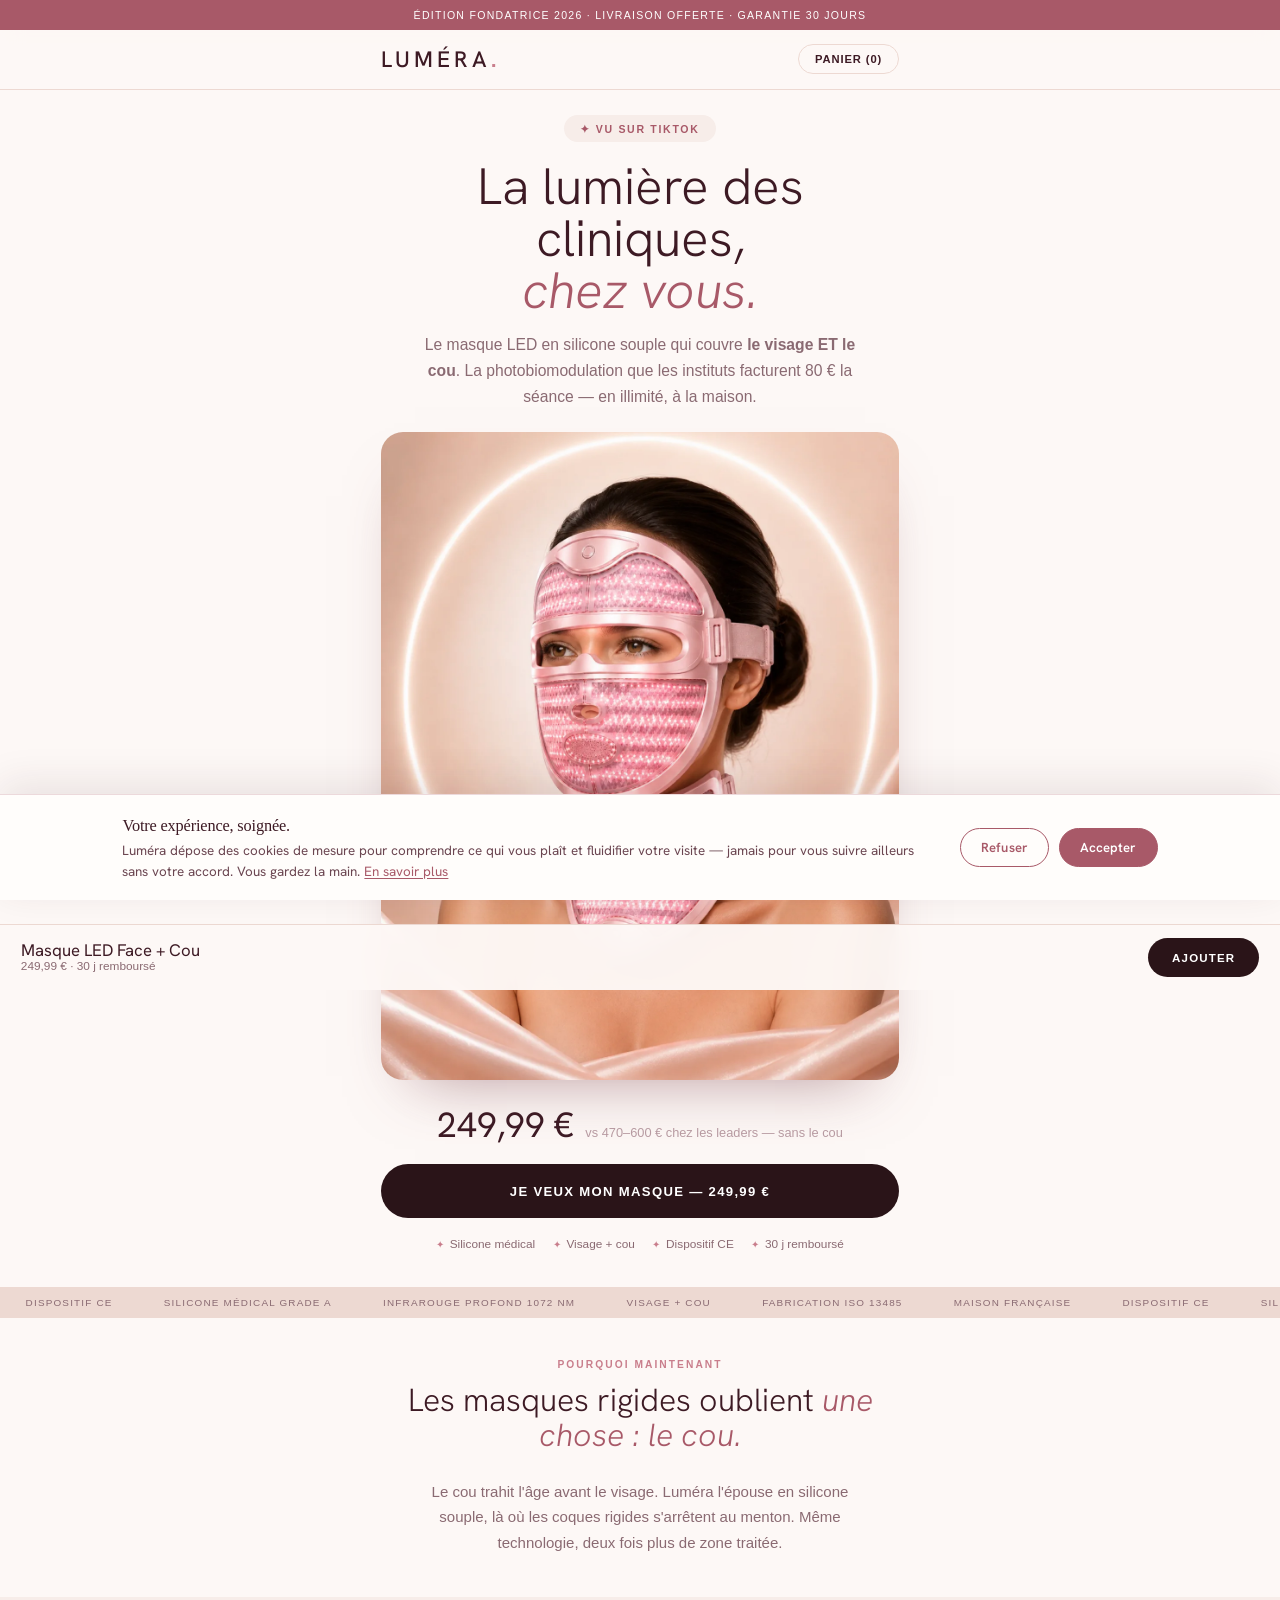
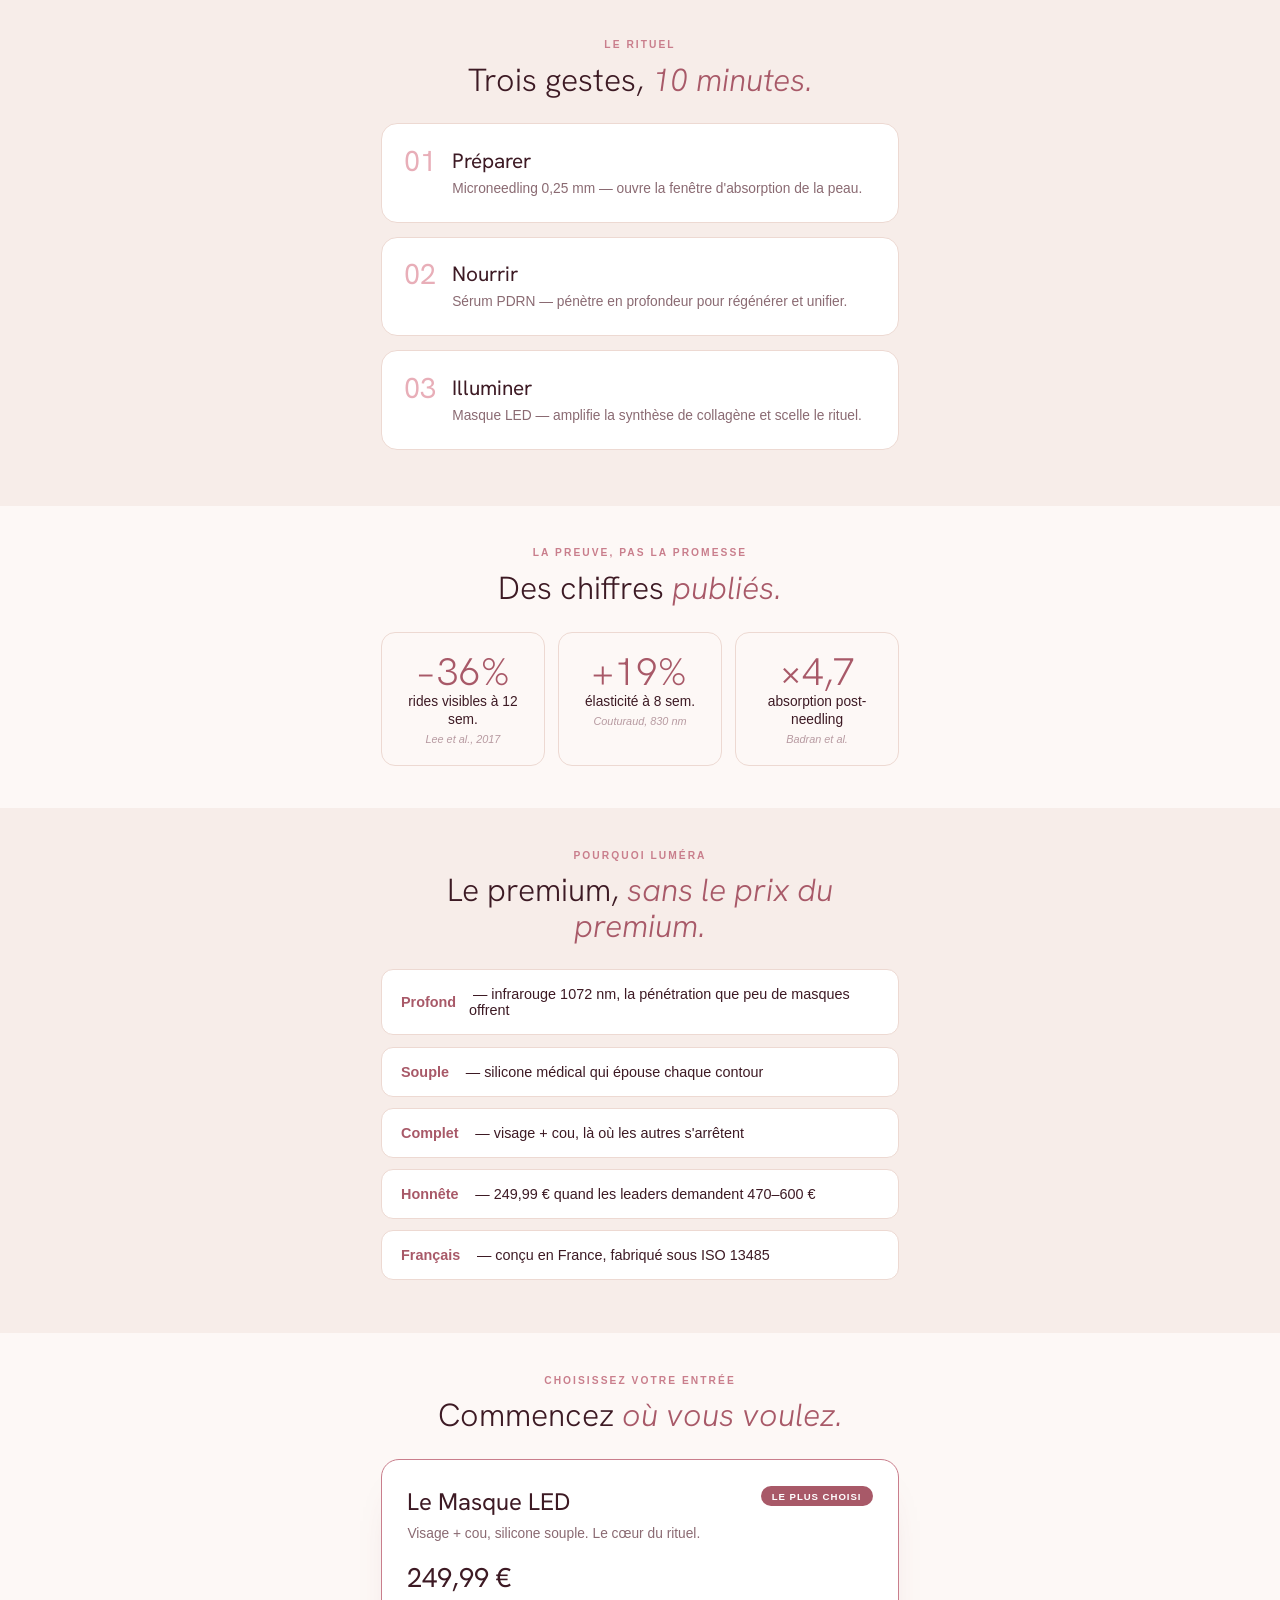
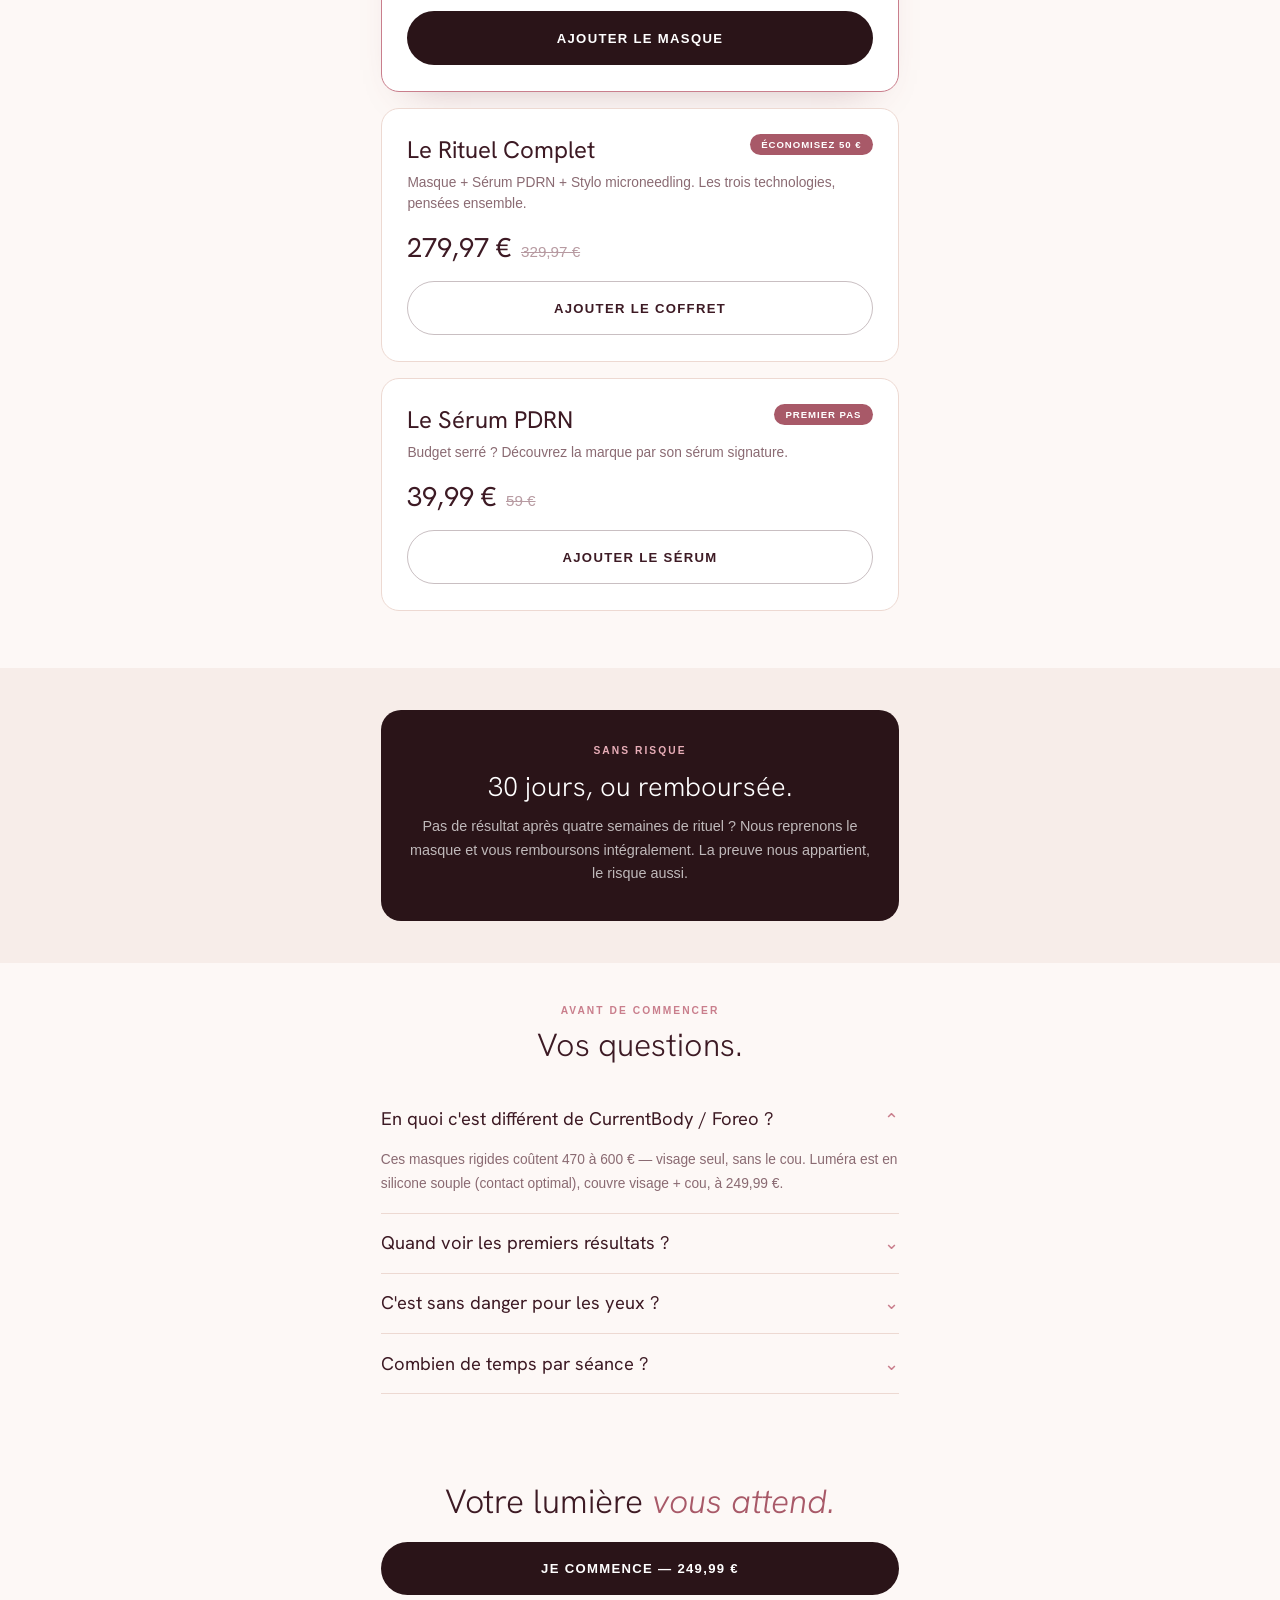
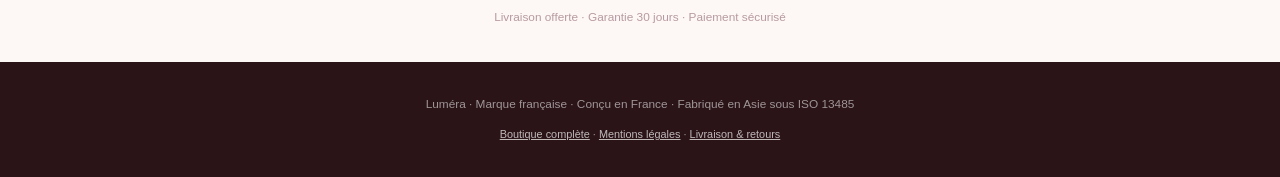
<file: tiktok.html>
<!DOCTYPE html>
<html lang="fr">
<head>
<meta charset="UTF-8">
<link rel="icon" href="data:image/svg+xml,<svg xmlns='http://www.w3.org/2000/svg' viewBox='0 0 32 32'><rect width='32' height='32' rx='7' fill='%233D1A24'/><text x='16' y='23' font-family='Georgia,serif' font-size='20' fill='%23E8AEB8' text-anchor='middle'>L</text></svg>">
<meta name="viewport" content="width=device-width, initial-scale=1.0">
<title>Masque LED Luméra — vu sur TikTok | Le rituel lumière à domicile</title>
    <link rel="canonical" href="https://lumera-skincare.com/tiktok.html">
<meta name="description" content="Le masque LED silicone visage + cou vu sur TikTok. La technologie des cliniques esthétiques à domicile. Édition Fondatrice — 249,99 €, garantie 30 jours.">
<link rel="preconnect" href="https://fonts.googleapis.com">
<link rel="preconnect" href="https://fonts.gstatic.com" crossorigin>
<link href="https://fonts.googleapis.com/css2?family=Hanken+Grotesk:wght@300;400;500;600;700&display=swap" rel="stylesheet" media="print" onload="this.media='all'">
<noscript><link href="https://fonts.googleapis.com/css2?family=Hanken+Grotesk:wght@300;400;500;600;700&display=swap" rel="stylesheet"></noscript>
<style>
*,*::before,*::after{margin:0;padding:0;box-sizing:border-box}
:root{
  --rose:#C97E8C;--rose-dark:#A85968;--rose-light:#E8AEB8;
  --bordeaux:#5C2D3A;--ink:#2A1418;
  --cream:#FDF8F6;--blush:#F7EDE9;--blush-mid:#EDD9D2;
  --text:#3D1A24;--text-mid:#8A6A72;--text-light:#B79AA1;
  --serif:'Hanken Grotesk',Georgia,serif;--font-serif:'Hanken Grotesk',Georgia,serif;
  --sans:'Inter',-apple-system,sans-serif;--c-text-muted:#8A6A72;
}
html{scroll-behavior:smooth}
body{font-family:var(--sans);background:var(--cream);color:var(--text);overflow-x:hidden;-webkit-font-smoothing:antialiased}
a{text-decoration:none;color:inherit}
img{display:block;max-width:100%}
.lnum{font-variant-numeric:lining-nums tabular-nums}
.wrap{max-width:560px;margin:0 auto;padding:0 1.3rem}

/* BUTTONS */
.btn{display:inline-flex;align-items:center;justify-content:center;gap:.5rem;width:100%;font-family:var(--sans);font-size:.82rem;font-weight:600;letter-spacing:.1em;text-transform:uppercase;padding:1.15rem 1.6rem;border-radius:100px;cursor:pointer;border:1px solid transparent;transition:.25s;text-align:center}
.btn-dark{background:var(--ink);color:#fff}
.btn-dark:active{transform:scale(.98)}
.btn-ghost{background:transparent;border-color:rgba(61,26,36,.28);color:var(--text)}

/* ANNOUNCE */
.announce{background:var(--rose-dark);color:#fff;text-align:center;padding:9px 1rem;font-size:.66rem;letter-spacing:.12em;text-transform:uppercase;font-weight:500}

/* HEADER */
header{position:sticky;top:0;z-index:90;background:rgba(253,248,246,.92);backdrop-filter:blur(12px);border-bottom:1px solid var(--blush-mid)}
.hd{display:flex;align-items:center;justify-content:space-between;padding:.9rem 1.3rem;max-width:560px;margin:0 auto}
.logo{font-family:var(--serif);font-size:1.4rem;font-weight:500;letter-spacing:.18em;color:var(--text)}
.logo b{color:var(--rose)}
.cart-btn{font-size:.7rem;font-weight:600;letter-spacing:.08em;text-transform:uppercase;color:var(--text);background:none;border:1px solid var(--blush-mid);border-radius:100px;padding:.5rem 1rem;cursor:pointer;font-family:var(--sans)}

/* HERO */
.hero{padding:1.6rem 0 2.2rem;text-align:center}
.hero-tag{display:inline-block;font-size:.66rem;font-weight:600;letter-spacing:.16em;text-transform:uppercase;color:var(--rose-dark);background:var(--blush);padding:.45rem 1rem;border-radius:100px;margin-bottom:1.2rem}
.hero h1{font-family:var(--serif);font-size:2.7rem;font-weight:300;line-height:1.02;margin-bottom:.9rem}
.hero h1 em{font-style:italic;color:var(--rose-dark)}
.hero-lead{font-size:.98rem;color:var(--text-mid);line-height:1.65;max-width:440px;margin:0 auto 1.4rem}
.hero-img{border-radius:22px;overflow:hidden;box-shadow:0 30px 60px -34px rgba(120,60,70,.55);margin-bottom:1.4rem;aspect-ratio:4/5}
.hero-img img{width:100%;height:100%;object-fit:cover}
.price-row{display:flex;align-items:baseline;justify-content:center;gap:.7rem;margin-bottom:1rem}
.price-now{font-family:var(--serif);font-size:2.2rem;color:var(--text)}
.price-ctx{font-size:.8rem;color:var(--text-light)}
.hero .btn{margin-bottom:.8rem}
.reassure{display:flex;flex-wrap:wrap;justify-content:center;gap:.4rem 1.1rem;font-size:.74rem;color:var(--text-mid);margin-top:.4rem}
.reassure span{display:inline-flex;align-items:center;gap:.35rem}
.reassure span::before{content:'✦';color:var(--rose);font-size:.6rem}

/* TICKER */
.ticker{background:var(--blush-mid);overflow:hidden;padding:10px 0}
.ticker-tk{display:flex;width:max-content;animation:tk 26s linear infinite}
@keyframes tk{from{transform:translateX(0)}to{transform:translateX(-50%)}}
.ticker-tk span{white-space:nowrap;padding:0 1.6rem;font-size:.62rem;font-weight:500;letter-spacing:.12em;text-transform:uppercase;color:var(--text-mid)}

/* SECTIONS */
.sec{padding:2.6rem 0}
.sec.alt{background:var(--blush)}
.eyebrow{display:block;text-align:center;font-size:.64rem;font-weight:600;letter-spacing:.2em;text-transform:uppercase;color:var(--rose);margin-bottom:.8rem}
.h2{font-family:var(--serif);font-size:2rem;font-weight:300;line-height:1.1;text-align:center;margin-bottom:1.6rem}
.h2 em{font-style:italic;color:var(--rose-dark)}

/* STEPS */
.step{background:#fff;border:1px solid var(--blush-mid);border-radius:16px;padding:1.4rem 1.4rem;margin-bottom:.9rem;display:flex;gap:1rem;align-items:flex-start}
.step-n{font-family:var(--serif);font-size:1.8rem;color:var(--rose-light);line-height:1;flex-shrink:0}
.step h3,.step h4{font-family:var(--serif);font-size:1.3rem;font-weight:400;margin-bottom:.25rem}
.step p{font-size:.86rem;color:var(--text-mid);line-height:1.55}

/* STATS */
.stats{display:grid;grid-template-columns:1fr;gap:.8rem}
.stat{background:var(--cream);border:1px solid var(--blush-mid);border-radius:14px;padding:1.3rem;text-align:center}
.stat .v{font-family:var(--serif);font-size:2.4rem;font-weight:300;color:var(--rose-dark);display:block;line-height:1}
.stat .l{font-size:.86rem;color:var(--text);margin-top:.4rem}
.stat .s{font-size:.68rem;font-style:italic;color:var(--text-light);margin-top:.3rem;display:block}

/* WHY */
.why-row{display:flex;align-items:center;gap:.8rem;background:#fff;border:1px solid var(--blush-mid);border-radius:12px;padding:1rem 1.2rem;margin-bottom:.7rem;font-size:.9rem;font-weight:500}
.why-row b{color:var(--rose-dark);font-weight:600}

/* OFFER */
.offer{background:#fff;border:1px solid var(--blush-mid);border-radius:18px;padding:1.6rem;margin-bottom:1rem}
.offer.hero-offer{border:1.5px solid var(--rose);box-shadow:0 20px 40px -28px rgba(120,60,70,.4)}
.offer-top{display:flex;justify-content:space-between;align-items:flex-start;margin-bottom:.4rem}
.offer h3,.offer h4{font-family:var(--serif);font-size:1.5rem;font-weight:400}
.offer .tag{font-size:.6rem;font-weight:600;letter-spacing:.1em;text-transform:uppercase;color:#fff;background:var(--rose-dark);padding:.3rem .7rem;border-radius:100px;white-space:nowrap}
.offer p{font-size:.86rem;color:var(--text-mid);line-height:1.55;margin-bottom:1rem}
.offer-price{display:flex;align-items:baseline;gap:.6rem;margin-bottom:1rem}
.offer-price .now{font-family:var(--serif);font-size:1.7rem;color:var(--text)}
.offer-price .was{font-size:.95rem;color:var(--text-light);text-decoration:line-through}
.offer-price .save{font-size:.6rem;font-weight:600;letter-spacing:.08em;text-transform:uppercase;color:var(--rose-dark)}

/* GUARANTEE */
.guarantee{text-align:center;background:var(--ink);color:#fff;border-radius:20px;padding:2.2rem 1.6rem;margin:0 auto}
.guarantee .eyebrow{color:var(--rose-light)}
.guarantee h3{font-family:var(--serif);font-size:1.7rem;font-weight:300;margin-bottom:.7rem}
.guarantee p{font-size:.9rem;color:rgba(255,255,255,.7);line-height:1.65}

/* FAQ */
.faq-item{border-bottom:1px solid var(--blush-mid)}
.faq-q{width:100%;background:none;border:none;text-align:left;padding:1.1rem 0;display:flex;justify-content:space-between;gap:1rem;cursor:pointer;font-family:var(--serif);font-size:1.15rem;color:var(--text)}
.faq-q .ic{color:var(--rose);transition:.3s}
.faq-item.open .faq-q .ic{transform:rotate(180deg)}
.faq-a{max-height:0;overflow:hidden;transition:max-height .35s ease}
.faq-item.open .faq-a{max-height:260px}
.faq-a p{padding:0 0 1.1rem;font-size:.86rem;color:var(--text-mid);line-height:1.7}

/* FINAL */
.final{text-align:center;padding:3rem 0 2.4rem}
.final h2{font-family:var(--serif);font-size:2.1rem;font-weight:300;line-height:1.05;margin-bottom:1.4rem}
.final h2 em{font-style:italic;color:var(--rose-dark)}

/* FOOTER */
footer{background:var(--ink);color:rgba(255,255,255,.55);text-align:center;padding:2rem 1.3rem;font-size:.74rem;line-height:1.8}
footer a{color:rgba(255,255,255,.7);text-decoration:underline}
.foot-legal{margin-top:.6rem;font-size:.68rem}

/* STICKY CTA */
.sticky{position:fixed;left:0;right:0;bottom:-90px;z-index:120;background:rgba(253,248,246,.96);backdrop-filter:blur(16px);border-top:1px solid var(--blush-mid);padding:.8rem 1.3rem;display:flex;align-items:center;justify-content:space-between;gap:1rem;transition:bottom .35s cubic-bezier(.22,1,.36,1)}
.sticky.show{bottom:0}
.sticky .s-name{font-family:var(--serif);font-size:1.05rem;line-height:1}
.sticky .s-price{font-size:.74rem;color:var(--text-mid)}
.sticky button{flex-shrink:0;background:var(--ink);color:#fff;border:none;border-radius:100px;padding:.85rem 1.5rem;font-size:.72rem;font-weight:600;letter-spacing:.1em;text-transform:uppercase;cursor:pointer;font-family:var(--sans)}

/* CART DRAWER */
.cart-overlay{position:fixed;inset:0;background:rgba(42,20,24,.5);z-index:200;opacity:0;visibility:hidden;transition:.3s}
.cart-overlay.active{opacity:1;visibility:visible}
.cart-drawer{position:fixed;top:0;right:0;width:420px;max-width:100vw;height:100vh;background:var(--cream);z-index:201;transform:translateX(100%);transition:transform .4s cubic-bezier(.22,1,.36,1);display:flex;flex-direction:column}
.cart-drawer.active{transform:translateX(0)}
.cart-header{padding:1.3rem 1.6rem;border-bottom:1px solid var(--blush-mid);display:flex;justify-content:space-between;align-items:center}
.cart-header h3{font-family:var(--serif);font-size:1.3rem;font-weight:400}
.cart-close{background:none;border:none;font-size:1.3rem;cursor:pointer;color:var(--text-mid)}
.cart-progress{padding:.9rem 1.6rem;background:var(--blush)}
.cart-progress p{font-size:.72rem;color:var(--text-mid);margin-bottom:.4rem}
.progress-bar-bg{height:3px;background:var(--blush-mid);border-radius:100px;overflow:hidden}
.progress-bar-fill{height:100%;background:var(--rose);width:0;transition:width .4s}
.cart-items{flex:1;overflow-y:auto;padding:1.4rem 1.6rem}
.cart-items.is-empty{display:flex;align-items:center;justify-content:center;text-align:center}
.ci-row{display:flex;gap:.9rem;padding:.9rem 0;border-bottom:1px solid var(--blush-mid)}
.ci-thumb{width:60px;height:70px;object-fit:cover;border-radius:8px;background:var(--blush);flex-shrink:0}
.ci-info{flex:1}
.ci-head{display:flex;justify-content:space-between;gap:.5rem}
.ci-name{font-family:var(--serif);font-size:1.02rem}
.ci-remove{background:none;border:none;font-size:.68rem;color:var(--text-light);cursor:pointer;text-decoration:underline}
.ci-unit{font-size:.7rem;color:var(--text-mid)}
.ci-controls{display:flex;align-items:center;justify-content:space-between;margin-top:.5rem}
.ci-stepper{display:flex;align-items:center;gap:.7rem}
.ci-stepper button{width:22px;height:22px;border-radius:50%;border:1px solid var(--blush-mid);background:#fff;cursor:pointer}
.ci-line{font-weight:600;font-size:.88rem}
.cart-footer{padding:1.2rem 1.6rem;border-top:1px solid var(--blush-mid)}
.cart-total{display:flex;justify-content:space-between;margin-bottom:.9rem;font-size:.9rem;font-weight:600}
.cart-checkout{width:100%;padding:1rem;background:var(--ink);color:#fff;border:none;border-radius:100px;font-size:.72rem;font-weight:600;letter-spacing:.12em;text-transform:uppercase;cursor:pointer;font-family:var(--sans)}

/* POPUP */
.lm-pop-ov{position:fixed;inset:0;background:rgba(42,20,24,.55);backdrop-filter:blur(4px);z-index:300;display:flex;align-items:center;justify-content:center;padding:1.3rem;opacity:0;visibility:hidden;transition:.35s}
.lm-pop-ov.active{opacity:1;visibility:visible}
.lm-pop{position:relative;background:linear-gradient(165deg,#FFFCFA,#FBEFEB 70%,#F4DCD6);border-radius:20px;max-width:420px;width:100%;padding:2.6rem 2rem 2rem;text-align:center;box-shadow:0 40px 90px -40px rgba(120,60,70,.6)}
.lm-pop-x{position:absolute;top:.9rem;right:1.1rem;background:none;border:none;font-size:1.2rem;color:var(--text-mid);cursor:pointer}
.lm-pop .eyebrow{margin-bottom:.5rem}
.lm-pop h3{font-family:var(--serif);font-size:1.9rem;font-weight:400;margin-bottom:.6rem}
.lm-pop p{font-size:.88rem;color:var(--text-mid);line-height:1.6;margin-bottom:1.3rem}
.lm-pop form{display:flex;flex-direction:column;gap:.6rem}
.lm-pop input{width:100%;padding:.9rem 1.2rem;border:1px solid var(--blush-mid);border-radius:100px;background:#fff;font-family:var(--sans);font-size:.9rem;text-align:center;outline:none}
.lm-pop input:focus{border-color:var(--rose)}
.lm-pop button{width:100%;padding:.95rem;background:var(--ink);color:#fff;border:none;border-radius:100px;font-size:.7rem;font-weight:600;letter-spacing:.12em;text-transform:uppercase;cursor:pointer;font-family:var(--sans)}
.lm-pop-ok{display:none;color:var(--rose-dark);font-weight:500;margin-top:.9rem}
.lm-pop-fine{font-size:.68rem;color:var(--text-light);margin-top:.9rem}

@media(min-width:600px){
  .hero h1{font-size:3.2rem}
  .stats{grid-template-columns:repeat(3,1fr)}
}
</style>
</head>
<body>

<div class="announce">Édition Fondatrice 2026 · Livraison offerte · Garantie 30 jours</div>

<header>
  <div class="hd">
    <a href="index.html" class="logo">LUMÉRA<b>.</b></a>
    <button class="cart-btn" onclick="openCart()">Panier (0)</button>
  </div>
</header>

<!-- HERO -->
<section class="hero">
  <div class="wrap">
    <span class="hero-tag">✦ Vu sur TikTok</span>
    <h1>La lumière des cliniques,<br><em>chez vous.</em></h1>
    <p class="hero-lead">Le masque LED en silicone souple qui couvre <strong>le visage ET le cou</strong>. La photobiomodulation que les instituts facturent 80 € la séance — en illimité, à la maison.</p>
    <div class="hero-img">
      <img src="assets/mask-worn-open.webp" alt="Femme portant le masque LED Luméra — visage et cou" fetchpriority="high">
    </div>
    <div class="price-row">
      <span class="price-now lnum">249,99 €</span>
      <span class="price-ctx">vs 470–600 € chez les leaders — sans le cou</span>
    </div>
    <button class="btn btn-dark" onclick="addToCart('Masque LED Face + Cou', 249.99, 'assets/mask-front.webp')">Je veux mon masque — 249,99 €</button>
    <div class="reassure">
      <span>Silicone médical</span><span>Visage + cou</span><span>Dispositif CE</span><span>30 j remboursé</span>
    </div>
  </div>
</section>

<!-- TICKER -->
<div class="ticker">
  <div class="ticker-tk">
    <span>Dispositif CE</span><span>Silicone médical grade A</span><span>Infrarouge profond 1072 nm</span><span>Visage + cou</span><span>Fabrication ISO 13485</span><span>Maison française</span>
    <span>Dispositif CE</span><span>Silicone médical grade A</span><span>Infrarouge profond 1072 nm</span><span>Visage + cou</span><span>Fabrication ISO 13485</span><span>Maison française</span>
  </div>
</div>

<!-- PROMESSE -->
<section class="sec">
  <div class="wrap">
    <span class="eyebrow">Pourquoi maintenant</span>
    <h2 class="h2">Les masques rigides oublient <em>une chose : le cou.</em></h2>
    <p style="text-align:center;font-size:.94rem;color:var(--text-mid);line-height:1.7;max-width:460px;margin:0 auto">Le cou trahit l'âge avant le visage. Luméra l'épouse en silicone souple, là où les coques rigides s'arrêtent au menton. Même technologie, deux fois plus de zone traitée.</p>
  </div>
</section>

<!-- RITUEL -->
<section class="sec alt">
  <div class="wrap">
    <span class="eyebrow">Le rituel</span>
    <h2 class="h2">Trois gestes, <em>10 minutes.</em></h2>
    <div class="step"><span class="step-n lnum">01</span><div><h3>Préparer</h3><p>Microneedling 0,25 mm — ouvre la fenêtre d'absorption de la peau.</p></div></div>
    <div class="step"><span class="step-n lnum">02</span><div><h3>Nourrir</h3><p>Sérum PDRN — pénètre en profondeur pour régénérer et unifier.</p></div></div>
    <div class="step"><span class="step-n lnum">03</span><div><h3>Illuminer</h3><p>Masque LED — amplifie la synthèse de collagène et scelle le rituel.</p></div></div>
  </div>
</section>

<!-- PREUVE -->
<section class="sec">
  <div class="wrap">
    <span class="eyebrow">La preuve, pas la promesse</span>
    <h2 class="h2">Des chiffres <em>publiés.</em></h2>
    <div class="stats">
      <div class="stat"><span class="v lnum">−36%</span><span class="l">rides visibles à 12 sem.</span><span class="s">Lee et al., 2017</span></div>
      <div class="stat"><span class="v lnum">+19%</span><span class="l">élasticité à 8 sem.</span><span class="s">Couturaud, 830 nm</span></div>
      <div class="stat"><span class="v lnum">×4,7</span><span class="l">absorption post-needling</span><span class="s">Badran et al.</span></div>
    </div>
  </div>
</section>

<!-- WHY -->
<section class="sec alt">
  <div class="wrap">
    <span class="eyebrow">Pourquoi Luméra</span>
    <h2 class="h2">Le premium, <em>sans le prix du premium.</em></h2>
    <div class="why-row"><b>Profond</b>&nbsp;— infrarouge 1072 nm, la pénétration que peu de masques offrent</div>
    <div class="why-row"><b>Souple</b>&nbsp;— silicone médical qui épouse chaque contour</div>
    <div class="why-row"><b>Complet</b>&nbsp;— visage + cou, là où les autres s'arrêtent</div>
    <div class="why-row"><b>Honnête</b>&nbsp;— 249,99 € quand les leaders demandent 470–600 €</div>
    <div class="why-row"><b>Français</b>&nbsp;— conçu en France, fabriqué sous ISO 13485</div>
  </div>
</section>

<!-- OFFRE -->
<section class="sec">
  <div class="wrap">
    <span class="eyebrow">Choisissez votre entrée</span>
    <h2 class="h2">Commencez <em>où vous voulez.</em></h2>

    <div class="offer hero-offer">
      <div class="offer-top"><h3>Le Masque LED</h3><span class="tag">Le plus choisi</span></div>
      <p>Visage + cou, silicone souple. Le cœur du rituel.</p>
      <div class="offer-price"><span class="now lnum">249,99 €</span></div>
      <button class="btn btn-dark" onclick="addToCart('Masque LED Face + Cou', 249.99, 'assets/mask-front.webp')">Ajouter le Masque</button>
    </div>

    <div class="offer">
      <div class="offer-top"><h3>Le Rituel Complet</h3><span class="tag">Économisez 50 €</span></div>
      <p>Masque + Sérum PDRN + Stylo microneedling. Les trois technologies, pensées ensemble.</p>
      <div class="offer-price"><span class="now lnum">279,97 €</span><span class="was lnum">329,97 €</span></div>
      <button class="btn btn-ghost" onclick="addToCart('Le Rituel Complet', 279.97, 'assets/mask-editorial.webp')">Ajouter le Coffret</button>
    </div>

    <div class="offer">
      <div class="offer-top"><h3>Le Sérum PDRN</h3><span class="tag">Premier pas</span></div>
      <p>Budget serré ? Découvrez la marque par son sérum signature.</p>
      <div class="offer-price"><span class="now lnum">39,99 €</span><span class="was lnum">59 €</span></div>
      <button class="btn btn-ghost" onclick="addToCart('Sérum PDRN Glass Skin', 39.99, 'assets/serum-pack.webp')">Ajouter le Sérum</button>
    </div>
  </div>
</section>

<!-- GARANTIE -->
<section class="sec alt">
  <div class="wrap">
    <div class="guarantee">
      <span class="eyebrow">Sans risque</span>
      <h3>30 jours, ou remboursée.</h3>
      <p>Pas de résultat après quatre semaines de rituel ? Nous reprenons le masque et vous remboursons intégralement. La preuve nous appartient, le risque aussi.</p>
    </div>
  </div>
</section>

<!-- FAQ -->
<section class="sec">
  <div class="wrap">
    <span class="eyebrow">Avant de commencer</span>
    <h2 class="h2">Vos questions.</h2>
    <div class="faq-item open"><button class="faq-q">En quoi c'est différent de CurrentBody / Foreo ?<span class="ic">⌄</span></button><div class="faq-a"><p>Ces masques rigides coûtent 470 à 600 € — visage seul, sans le cou. Luméra est en silicone souple (contact optimal), couvre visage + cou, à 249,99 €.</p></div></div>
    <div class="faq-item"><button class="faq-q">Quand voir les premiers résultats ?<span class="ic">⌄</span></button><div class="faq-a"><p>L'éclat et la texture vers 4 semaines ; fermeté et rides se construisent sur 8 à 12 semaines de régularité. Sinon, remboursé sous 30 jours.</p></div></div>
    <div class="faq-item"><button class="faq-q">C'est sans danger pour les yeux ?<span class="ic">⌄</span></button><div class="faq-a"><p>Aucun UV — uniquement du visible et du proche infrarouge — avec zone de protection oculaire. Gardez simplement les yeux fermés pendant la séance.</p></div></div>
    <div class="faq-item"><button class="faq-q">Combien de temps par séance ?<span class="ic">⌄</span></button><div class="faq-a"><p>10 à 20 minutes, 3 à 5 fois par semaine les premières semaines, puis 2 à 3 fois en entretien.</p></div></div>
  </div>
</section>

<!-- FINAL -->
<section class="final">
  <div class="wrap">
    <h2>Votre lumière <em>vous attend.</em></h2>
    <button class="btn btn-dark" onclick="addToCart('Masque LED Face + Cou', 249.99, 'assets/mask-front.webp')">Je commence — 249,99 €</button>
    <p style="font-size:.74rem;color:var(--text-light);margin-top:.9rem">Livraison offerte · Garantie 30 jours · Paiement sécurisé</p>
  </div>
</section>

<footer>
  Luméra · Marque française · Conçu en France · Fabriqué en Asie sous ISO 13485
  <div class="foot-legal"><a href="index.html">Boutique complète</a> · <a href="legal.html#mentions">Mentions légales</a> · <a href="livraison.html">Livraison &amp; retours</a></div>
</footer>

<!-- STICKY CTA -->
<div class="sticky" id="sticky">
  <div><div class="s-name">Masque LED Face + Cou</div><div class="s-price lnum">249,99 € · 30 j remboursé</div></div>
  <button onclick="addToCart('Masque LED Face + Cou', 249.99, 'assets/mask-front.webp')">Ajouter</button>
</div>

<!-- POPUP -->
<div class="lm-pop-ov" id="lmPop">
  <div class="lm-pop">
    <button class="lm-pop-x" id="lmPopX" aria-label="Fermer">✕</button>
    <span class="eyebrow">Le Cercle Fondateur</span>
    <h3>Entrez dans le cercle.</h3>
    <p>Série limitée 2026. Les fondatrices reçoivent l'accès prioritaire aux lancements et un avantage réservé à leur première commande.</p>
    <form id="lmPopForm" action="https://formspree.io/f/mgobpdlw" method="POST">
      <input type="email" name="email" required placeholder="Votre e-mail" autocomplete="email">
      <button type="submit">Rejoindre le Cercle</button>
    </form>
    <p class="lm-pop-ok" id="lmPopOk">Bienvenue dans le Cercle ✦ surveillez votre boîte mail.</p>
    <p class="lm-pop-fine">Pas de spam. Désinscription en un clic.</p>
  </div>
</div>

<!-- CART -->
<div class="cart-overlay" id="cartOverlay"></div>
<div class="cart-drawer" id="cartDrawer">
  <div class="cart-header"><h3>Mon Panier</h3><button class="cart-close" id="cartClose" aria-label="Fermer le panier">✕</button></div>
  <div class="cart-items is-empty" id="cartItems"><div><p style="font-family:var(--serif);font-size:1.1rem;color:var(--text-mid)">Votre panier est vide</p></div></div>
  <div class="cart-footer">
    <div class="cart-total"><span>Total</span><span id="cartTotal">0 €</span></div>
    <button class="cart-checkout" id="checkoutBtn">Passer commande</button>
  </div>
</div>

<script>
// Cart open/close
document.getElementById('cartClose').addEventListener('click',()=>window.closeCart&&window.closeCart());
document.getElementById('cartOverlay').addEventListener('click',()=>window.closeCart&&window.closeCart());

// FAQ
document.querySelectorAll('.faq-q').forEach(b=>b.addEventListener('click',()=>{
  const it=b.closest('.faq-item'),open=it.classList.contains('open');
  document.querySelectorAll('.faq-item').forEach(i=>i.classList.remove('open'));
  if(!open)it.classList.add('open');
}));

// Sticky CTA — apparaît après le hero
const sticky=document.getElementById('sticky');
addEventListener('scroll',()=>sticky.classList.toggle('show',scrollY>560),{passive:true});

// Popup Cercle Fondateur
(function(){
  const p=document.getElementById('lmPop'),K='lm_pop_seen';
  function show(){if(localStorage.getItem(K))return;p.classList.add('active');}
  function dis(){p.classList.remove('active');localStorage.setItem(K,'1');}
  if(!localStorage.getItem(K)){setTimeout(show,12000);document.addEventListener('mouseout',e=>{if(e.clientY<=0)show();});}
  document.getElementById('lmPopX').addEventListener('click',dis);
  p.addEventListener('click',e=>{if(e.target===p)dis();});
  addEventListener('keydown',e=>{if(e.key==='Escape')dis();});
  const f=document.getElementById('lmPopForm');
  f.addEventListener('submit',e=>{e.preventDefault();function ok(){f.style.display='none';document.getElementById('lmPopOk').style.display='block';localStorage.setItem(K,'1');}fetch(f.action,{method:'POST',body:new FormData(f),headers:{Accept:'application/json'}}).then(ok).catch(ok);});
})();
</script>
<script src="analytics.js?v=4"></script>
<script src="consent.js?v=2"></script>
<script src="cart.js?v=8"></script>
</body>
</html>
</file>
<file: styles.css>
/* =========================================
   LUMÉRA SKINCARE — Design System v4.0
   Direction : Clinique Intime
   Refs : Augustinus Bader · Tamburins · CurrentBody
   Typo : Fraunces (display) + Hanken Grotesk (texte)
   Palette : Crème rosé · Rose signature · Bordeaux profond
========================================= */

@view-transition {
    navigation: auto;
}

:root {
    /* ── Fond & Surfaces ── */
    --c-bg:           #FDF8F6;
    --c-white:        #FFFFFF;
    --c-surface:      #F7EDEA;
    --c-surface-mid:  #EBD8D6;
    --c-surface-deep: #3A1E26;
    --c-surface-dark: #2A1119;

    /* ── Texte ── */
    --c-text-main:    #241319;
    --c-text-muted:   #6E5860;
    --c-text-light:   #7C6670;
    --c-text-on-dark: #F8EFEC;

    /* ── Bordures ── */
    --c-border:       #E6D6D4;
    --c-border-dark:  rgba(248,239,236,0.13);

    /* ── Accent Rose signature ── */
    --c-accent:       #C97E8C;
    --c-accent-dark:  #9C5263;
    --c-accent-light: #E3B3BD;
    --c-accent-glow:  rgba(201,126,140,0.16);

    /* ── Or chaud ── */
    --c-gold:         #C9A27A;

    /* ── États ── */
    --c-success:      #4A7060;
    --c-sale:         #9C4A55;

    /* ── Typo ── */
    --font-serif:     'Fraunces', Georgia, 'Times New Roman', serif;
    --font-sans:      'Hanken Grotesk', -apple-system, Helvetica, sans-serif;

    /* ── Transitions ── */
    --ease:           cubic-bezier(0.25, 0, 0.1, 1);
    --ease-out:       cubic-bezier(0.22, 1, 0.36, 1);
    --t-fast:         0.25s var(--ease);
    --t-smooth:       0.55s var(--ease-out);
    --t-slow:         0.9s var(--ease-out);

    /* ── Espacements ── */
    --sp-section:     8rem;
    --sp-element:     2.5rem;

    /* ── Ombres (subtiles, AB-level) ── */
    --shadow-sm:      0 1px 6px rgba(26,18,15,0.05);
    --shadow-md:      0 4px 20px rgba(26,18,15,0.08);
    --shadow-lg:      0 12px 48px rgba(26,18,15,0.11);
}

/* =========================================
   TYPOGRAPHIE GLOBALE (Audit UI/UX)
========================================= */
p, li { line-height: 1.65; letter-spacing: 0.015em; }
h1, h2, h3, h4, h5 { letter-spacing: -0.015em; }
b, strong { font-weight: 600; }
a { text-underline-offset: 3px; }

/* =========================================
   RESET & BASE
========================================= */
*, *::before, *::after { margin: 0; padding: 0; box-sizing: border-box; }
html { scroll-behavior: smooth; }
body {
    font-family: var(--font-sans);
    background-color: var(--c-bg);
    color: var(--c-text-main);
    line-height: 1.65;
    overflow-x: hidden;
    -webkit-font-smoothing: antialiased;
    -moz-osx-font-smoothing: grayscale;
    font-size: 15px;
    font-weight: 300;
}
h1, h2, h3, h4, .serif {
    font-family: var(--font-serif);
    font-weight: 400;
    line-height: 1.08;
    letter-spacing: -0.02em;
}
a { text-decoration: none; color: inherit; }
li { list-style: none; }
img { max-width: 100%; display: block; }
button { font-family: var(--font-sans); cursor: pointer; }
strong { font-weight: 600; }

.container {
    max-width: 1440px;
    margin: 0 auto;
    padding: 0 3rem;
}

/* =========================================
   PLACEHOLDERS — Wireframe clean
========================================= */
.placeholder-box {
    background: var(--c-surface);
    border: 1px solid var(--c-border);
    display: flex;
    flex-direction: column;
    align-items: center;
    justify-content: center;
    gap: 0.4rem;
    color: var(--c-text-light);
    font-size: 0.72rem;
    font-family: var(--font-sans);
    text-align: center;
    overflow: hidden;
    position: relative;
    font-weight: 400;
    letter-spacing: 0.03em;
}
.placeholder-box::after {
    content: '';
    position: absolute;
    inset: 0;
    transform: translateX(-100%);
    background: linear-gradient(90deg, transparent, rgba(255,255,255,0.4), transparent);
    animation: shimmer 3.5s infinite;
}
@keyframes shimmer { 100% { transform: translateX(100%); } }

/* =========================================
   HEADER
========================================= */
#header {
    position: fixed;
    width: 100%;
    top: 0;
    z-index: 200;
    background: transparent;
    transition: var(--t-smooth);
    padding: 2rem 0;
}
#header.scrolled {
    background: rgba(250, 250, 249, 0.94);
    backdrop-filter: blur(16px);
    -webkit-backdrop-filter: blur(16px);
    padding: 1rem 0;
    border-bottom: 1px solid var(--c-border);
}
.nav-container {
    display: flex;
    justify-content: space-between;
    align-items: center;
    gap: 2rem;
}
.nav-logo {
    font-family: var(--font-serif);
    font-size: 1.65rem;
    letter-spacing: -0.006em;
    font-weight: 500;
    color: #33161D;
    transition: var(--t-fast);
    flex-shrink: 0;
}
.nav-logo:hover { color: var(--c-accent-dark); }
.nav-logo b, .footer-logo b { color: var(--c-accent); font-weight: inherit; }
.footer-logo { font-weight: 500; letter-spacing: -0.006em; }

.nav-links {
    display: flex;
    gap: 2.5rem;
    flex: 1;
    justify-content: center;
}
.nav-links a {
    font-size: 0.7rem;
    text-transform: uppercase;
    letter-spacing: 0.16em;
    font-weight: 500;
    color: var(--c-text-muted);
    transition: var(--t-fast);
    position: relative;
}
.nav-links a::after {
    content: '';
    position: absolute;
    bottom: -2px;
    left: 0;
    width: 0;
    height: 1px;
    background: var(--c-text-main);
    transition: width var(--t-fast);
}
.nav-links a:hover { color: var(--c-text-main); }
.nav-links a:hover::after, .nav-links a.active::after { width: 100%; }
.nav-links a.active { color: var(--c-text-main); font-weight: 500; }

.nav-actions {
    display: flex;
    align-items: center;
    gap: 1.5rem;
    flex-shrink: 0;
}
.nav-burger {
    display: none;
    flex-direction: column;
    gap: 5px;
    background: none;
    border: none;
    cursor: pointer;
    padding: 5px;
    z-index: 101;
}
.nav-burger span {
    display: block;
    width: 24px;
    height: 2px;
    background: var(--c-text-main);
    border-radius: 2px;
    transition: var(--t-fast);
}
body.menu-open .nav-burger span:nth-child(1) { transform: translateY(7px) rotate(45deg); }
body.menu-open .nav-burger span:nth-child(2) { opacity: 0; }
body.menu-open .nav-burger span:nth-child(3) { transform: translateY(-7px) rotate(-45deg); }

/* Popup Cercle Fondateur */
.lm-pop-ov { position: fixed; inset: 0; background: rgba(42,20,24,.55); backdrop-filter: blur(4px); z-index: 300; display: flex; align-items: center; justify-content: center; padding: 1.5rem; opacity: 0; visibility: hidden; transition: .35s; }
.lm-pop-ov.active { opacity: 1; visibility: visible; }
.lm-pop { position: relative; background: #FDF8F6; border-radius: 22px; max-width: 440px; width: 100%; padding: 3rem 2.6rem 2.4rem; text-align: center; box-shadow: 0 40px 90px -40px rgba(120,60,70,.6); transform: translateY(18px) scale(.97); transition: .4s cubic-bezier(.22,1,.36,1); }
.lm-pop-ov.active .lm-pop { transform: none; }
.lm-pop-x { position: absolute; top: 1rem; right: 1.2rem; background: none; border: none; font-size: 1.2rem; color: var(--c-text-muted); cursor: pointer; line-height: 1; }
.lm-pop .eyebrow { display: block; font-size: .68rem; font-weight: 700; letter-spacing: .24em; text-transform: uppercase; color: var(--c-accent-dark); margin-bottom: .6rem; }
.lm-pop h3 { font-family: var(--font-serif); font-size: 2.2rem; font-weight: 400; color: var(--c-text-main); margin: 0 0 .8rem; line-height: 1.05; }
.lm-pop p { font-size: .92rem; color: var(--c-text-muted); line-height: 1.7; margin-bottom: 1.6rem; }
.lm-pop-form { display: flex; flex-direction: column; gap: .7rem; }
.lm-pop-form input { width: 100%; padding: .95rem 1.2rem; border: 1px solid var(--c-border); border-radius: 100px; background: #fff; font-family: var(--font-sans); font-size: .92rem; color: var(--c-text-main); outline: none; text-align: center; box-sizing: border-box; }
.lm-pop-form input:focus { border-color: var(--c-accent-dark); }
.lm-pop-form button { width: 100%; padding: 1rem; background: var(--c-surface-dark, #2A1418); color: #fff; border: none; border-radius: 100px; font-family: var(--font-sans); font-size: .72rem; font-weight: 600; letter-spacing: .14em; text-transform: uppercase; cursor: pointer; transition: .25s; }
.lm-pop-form button:hover { background: var(--c-accent-dark); }
.lm-pop-ok { display: none; font-size: .95rem; color: var(--c-accent-dark); font-weight: 500; margin: 1rem 0 0; }
.lm-pop-fine { font-size: .7rem; color: var(--c-text-light); margin-top: 1rem; }
.nav-cart {
    display: inline-flex;
    align-items: center;
    gap: 0.55rem;
    background: none;
    border: 1px solid var(--c-border, #e7d8d3);
    border-radius: 100px;
    padding: 0.5rem 1.05rem 0.5rem 0.9rem;
    cursor: pointer;
    color: var(--c-text-main);
    font-family: var(--font-sans);
    transition: var(--t-fast);
}
.nav-cart:hover { border-color: var(--c-text-main); background: rgba(80,30,40,.04); }
.nav-cart svg { width: 18px; height: 18px; fill: none; stroke: currentColor; stroke-width: 1.6; }
.nav-cart .cart-count { font-size: 0.74rem; font-weight: 600; letter-spacing: 0.06em; }
.cart-btn {
    background: none;
    border: none;
    padding: 0;
    font-size: 0.7rem;
    text-transform: uppercase;
    letter-spacing: 0.14em;
    font-weight: 600;
    color: var(--c-text-main);
    transition: var(--t-fast);
    font-family: var(--font-sans);
}

/* =========================================
   BOUTONS
========================================= */
.btn {
    display: inline-block;
    padding: 1rem 2.5rem;
    font-size: 0.7rem;
    text-transform: uppercase;
    letter-spacing: 0.2em;
    transition: var(--t-fast);
    text-align: center;
    font-weight: 600;
    width: 100%;
    position: relative;
    overflow: hidden;
    font-family: var(--font-sans);
    border-radius: 100px;
}
.btn-solid {
    background: var(--c-text-main);
    color: var(--c-bg);
    border: 1px solid var(--c-text-main);
}
.btn-solid:hover {
    background: var(--c-accent-dark);
    border-color: var(--c-accent-dark);
    color: white;
}
.btn-outline {
    background: transparent;
    color: var(--c-text-main);
    border: 1px solid var(--c-border);
}
.btn-outline:hover {
    border-color: var(--c-text-main);
    background: var(--c-surface);
}
.btn-rose {
    background: var(--c-accent-dark);
    color: white;
    border: 1px solid var(--c-accent-dark);
}
.btn-rose:hover {
    background: #7E4151;
    border-color: #7E4151;
}

.btn-shimmer {
    position: relative;
    overflow: hidden;
}
.btn-shimmer::after {
    content: '';
    position: absolute;
    top: 0;
    left: -100%;
    width: 50%;
    height: 100%;
    background: linear-gradient(90deg, transparent, rgba(255, 255, 255, 0.25), transparent);
    transform: skewX(-20deg);
    animation: shimmer-btn 4s infinite;
}
@keyframes shimmer-btn {
    0% { left: -100%; }
    20% { left: 200%; }
    100% { left: 200%; }
}

.stock-indicator {
    display: flex;
    align-items: center;
    justify-content: center;
    gap: 0.5rem;
    margin-bottom: 1rem;
    font-size: 0.72rem;
    color: var(--c-text-main);
    text-transform: uppercase;
    letter-spacing: 0.1em;
    font-weight: 600;
}
.stock-indicator strong { color: var(--c-sale); }
.stock-dot {
    width: 6px;
    height: 6px;
    background-color: var(--c-sale);
    border-radius: 50%;
    animation: pulse-dot 2s infinite;
}
@keyframes pulse-dot {
    0% { box-shadow: 0 0 0 0 rgba(156, 74, 85, 0.4); }
    70% { box-shadow: 0 0 0 6px rgba(156, 74, 85, 0); }
    100% { box-shadow: 0 0 0 0 rgba(156, 74, 85, 0); }
}

/* =========================================
   HERO
========================================= */
.hero {
    height: 100vh;
    min-height: 700px;
    position: relative;
    display: flex;
    align-items: center;
    justify-content: center;
    overflow: hidden;
}
.hero .placeholder-box {
    position: absolute;
    inset: 0;
    z-index: 1;
    border: none;
    background: var(--c-surface);
}
.hero-overlay {
    position: absolute;
    inset: 0;
    z-index: 2;
    background: linear-gradient(to bottom,
        rgba(250,250,249,0.1) 0%,
        rgba(250,250,249,0.05) 40%,
        rgba(250,250,249,0.4) 100%);
}
.hero-content {
    position: relative;
    z-index: 3;
    text-align: center;
    max-width: 860px;
    padding: 0 2rem;
}
.hero-eyebrow {
    font-size: 0.65rem;
    text-transform: uppercase;
    letter-spacing: 0.3em;
    color: var(--c-accent-dark);
    font-weight: 600;
    margin-bottom: 2rem;
    font-family: var(--font-sans);
}
.hero h1 {
    font-size: clamp(3.5rem, 7vw, 7rem);
    line-height: 1.02;
    margin-bottom: 2rem;
    color: var(--c-text-main);
    letter-spacing: -0.03em;
    font-weight: 400;
}
.hero h1 em {
    font-style: italic;
    color: var(--c-accent-dark);
}
.hero p {
    font-size: 1rem;
    color: var(--c-text-muted);
    margin-bottom: 3rem;
    max-width: 460px;
    margin-left: auto;
    margin-right: auto;
    line-height: 1.8;
    font-weight: 300;
}
.hero-actions {
    display: flex;
    gap: 1rem;
    justify-content: center;
    flex-wrap: wrap;
}
.hero-actions .btn { width: auto; }

/* =========================================
   MARQUEE
========================================= */
.marquee-wrapper {
    overflow: hidden;
    white-space: nowrap;
    border-top: 1px solid var(--c-border);
    border-bottom: 1px solid var(--c-border);
    padding: 1.2rem 0;
    background: var(--c-white);
}
.marquee-content {
    display: inline-block;
    animation: marquee 35s linear infinite;
}
.marquee-content:hover { animation-play-state: paused; }
.marquee-item {
    display: inline-block;
    padding: 0 3.5rem;
    font-size: 0.65rem;
    text-transform: uppercase;
    letter-spacing: 0.2em;
    font-weight: 600;
    color: var(--c-text-muted);
    font-family: var(--font-sans);
}
@keyframes marquee {
    0% { transform: translateX(0); }
    100% { transform: translateX(-50%); }
}

.as-seen-in {
    padding: 4rem 0;
    border-bottom: 1px solid var(--c-border);
    background: var(--c-bg);
}
.as-seen-in .label {
    text-align: center;
    font-size: 0.62rem;
    text-transform: uppercase;
    letter-spacing: 0.28em;
    margin-bottom: 2rem;
    color: var(--c-text-light);
    font-weight: 600;
    font-family: var(--font-sans);
}
.logos-marquee .marquee-item {
    font-family: var(--font-serif);
    font-size: 1.5rem;
    color: var(--c-text-light);
    padding: 0 4rem;
    font-weight: 400;
    letter-spacing: 0.06em;
}

/* =========================================
   MISSION STRIP
========================================= */
.mission-strip {
    padding: 6rem 0;
    background: var(--c-bg);
    border-bottom: 1px solid var(--c-border);
}
.mission-inner {
    display: grid;
    grid-template-columns: 1fr 2fr 1fr;
    gap: 4rem;
    align-items: center;
}
.mission-quote { grid-column: 2; text-align: center; }
.mission-quote blockquote {
    font-family: var(--font-serif);
    font-size: clamp(2rem, 3.5vw, 3rem);
    font-weight: 300;
    font-style: italic;
    color: var(--c-text-main);
    line-height: 1.3;
    margin-bottom: 1.5rem;
}
.mission-quote blockquote em { color: var(--c-accent-dark); }
.mission-caption {
    font-size: 0.65rem;
    text-transform: uppercase;
    letter-spacing: 0.22em;
    color: var(--c-text-light);
    font-weight: 500;
    font-family: var(--font-sans);
}

/* =========================================
   FEATURE SPLIT
========================================= */
.feature-split {
    display: grid;
    grid-template-columns: 1fr 1fr;
        scroll-snap-type: none !important;
    gap: 6rem;
    align-items: center;
    padding: var(--sp-section) 0;
}
.feature-media { aspect-ratio: 4/5; }
.feature-content h2 {
    font-size: clamp(2.5rem, 4vw, 4rem);
    margin-bottom: 1rem;
}
.feature-eyebrow {
    font-size: 0.65rem;
    text-transform: uppercase;
    letter-spacing: 0.22em;
    color: var(--c-accent-dark);
    font-weight: 700;
    display: block;
    margin-bottom: 1.2rem;
    font-family: var(--font-sans);
}
.price-block {
    display: flex;
    align-items: baseline;
    gap: 1.2rem;
    margin: 2rem 0;
    flex-wrap: wrap;
}
.price-main {
    font-family: var(--font-serif);
    font-size: 2.8rem;
    font-weight: 300;
    color: var(--c-text-main);
}
.price-old {
    color: var(--c-text-light);
    text-decoration: line-through;
    font-size: 1.2rem;
    font-family: var(--font-sans);
    font-weight: 300;
}
.savings-badge {
    background: var(--c-accent-dark);
    color: white;
    font-size: 0.62rem;
    padding: 0.3rem 0.9rem;
    text-transform: uppercase;
    font-weight: 700;
    letter-spacing: 0.1em;
    font-family: var(--font-sans);
}
.feature-description {
    font-size: 0.95rem;
    color: var(--c-text-muted);
    line-height: 1.85;
    margin-bottom: 2rem;
    font-weight: 300;
}
.feature-list { margin: 2rem 0; }
.feature-list li {
    display: flex;
    align-items: center;
    gap: 1rem;
    padding: 0.9rem 0;
    border-bottom: 1px solid var(--c-border);
    font-size: 0.9rem;
    color: var(--c-text-main);
    font-weight: 300;
}
.feature-list li:last-child { border-bottom: none; }
.feature-list li .check { color: var(--c-accent-dark); font-size: 1rem; }

/* =========================================
   PRODUCT DETAIL BLOCKS
========================================= */
.product-detail-block {
    padding: var(--sp-section) 0;
    border-top: 1px solid var(--c-border);
}
.product-detail-block.alt { background: var(--c-surface); }
.detail-grid {
    display: grid;
    grid-template-columns: 1fr 1fr;
        scroll-snap-type: none !important;
    gap: 5rem;
    align-items: center;
}
.detail-grid.reverse .detail-content { order: -1; }
.detail-content h2 { font-size: clamp(2.2rem, 3.5vw, 3.5rem); margin-bottom: 0.8rem; }
.detail-content .price {
    font-family: var(--font-serif);
    font-size: 1.4rem;
    color: var(--c-text-muted);
    margin-bottom: 2rem;
    font-weight: 300;
}
.detail-content p {
    font-size: 0.95rem;
    color: var(--c-text-muted);
    line-height: 1.85;
    margin-bottom: 1.5rem;
    font-weight: 300;
}
.detail-features {
    margin: 2.5rem 0;
    display: grid;
    grid-template-columns: repeat(2, 1fr);
    gap: 1px;
    border: 1px solid var(--c-border);
}
.feature-box {
    background: var(--c-white);
    padding: 1.5rem;
    border: none;
    transition: var(--t-fast);
    text-align: center;
}
.feature-box:hover { background: var(--c-surface); }
.feature-box .led-dot {
    width: 10px; height: 10px;
    border-radius: 50%;
    margin: 0 auto 0.8rem;
    box-shadow: 0 0 8px currentColor;
}
.feature-box h3, .feature-box h4 {
    color: var(--c-text-main);
    margin-bottom: 0.4rem;
    font-size: 0.9rem;
    font-family: var(--font-serif);
    font-weight: 400;
}
.feature-box p { font-size: 0.78rem; color: var(--c-text-muted); margin: 0; font-weight: 300; }

/* =========================================
   SCIENCE SECTION (dark)
========================================= */
.science-section {
    background: var(--c-surface-deep);
    color: var(--c-text-on-dark);
    padding: 9rem 0;
    position: relative;
    overflow: hidden;
}
.science-section::before {
    content: '';
    position: absolute;
    inset: 0;
    background: radial-gradient(ellipse at 25% 50%, rgba(184,117,106,0.12) 0%, transparent 60%),
                radial-gradient(ellipse at 80% 20%, rgba(196,150,90,0.07) 0%, transparent 50%);
    pointer-events: none;
}
.science-inner { position: relative; z-index: 1; text-align: center; }
.science-section h2 {
    font-size: clamp(2.5rem, 5vw, 4.5rem);
    margin-bottom: 1rem;
    color: var(--c-text-on-dark);
    font-weight: 400;
}
.science-section .subtitle {
    font-size: 0.95rem;
    color: rgba(245,240,237,0.55);
    max-width: 520px;
    margin: 0 auto 5rem;
    line-height: 1.85;
    font-weight: 300;
}
.clinical-grid {
    display: grid;
    grid-template-columns: repeat(4, 1fr);
    gap: 0;
    border-left: 1px solid rgba(245,240,237,0.08);
    margin-bottom: 4rem;
}
.stat-box {
    padding: 3rem 2rem;
    border-right: 1px solid rgba(245,240,237,0.08);
}
.stat-box .stat-number {
    font-family: var(--font-serif);
    font-size: 4.5rem;
    color: var(--c-accent-dark);
    line-height: 1;
    margin-bottom: 1rem;
    font-weight: 300;
}
.stat-box .stat-label {
    font-size: 0.65rem;
    text-transform: uppercase;
    letter-spacing: 0.2em;
    color: rgba(245,240,237,0.45);
    font-weight: 600;
    line-height: 1.6;
    font-family: var(--font-sans);
}
.science-source {
    font-size: 0.65rem;
    color: rgba(245,240,237,0.25);
    letter-spacing: 0.08em;
    font-family: var(--font-sans);
}

/* =========================================
   HOW IT WORKS
========================================= */
.how-it-works {
    padding: var(--sp-section) 0;
    background: var(--c-bg);
}
.how-it-works h2 {
    font-size: clamp(2.5rem, 4vw, 4rem);
    text-align: center;
    margin-bottom: 1rem;
}
.how-it-works .section-sub {
    text-align: center;
    color: var(--c-text-muted);
    font-size: 0.95rem;
    max-width: 480px;
    margin: 0 auto 5rem;
    line-height: 1.85;
    font-weight: 300;
}
.steps-grid {
    display: grid;
    grid-template-columns: repeat(3, 1fr);
    gap: 0;
    border-left: 1px solid var(--c-border);
}
.step-item {
    text-align: center;
    padding: 3rem 2.5rem;
    border-right: 1px solid var(--c-border);
    border-top: 1px solid var(--c-border);
}
.step-number {
    width: 44px; height: 44px;
    background: var(--c-bg);
    color: var(--c-accent-dark);
    display: flex;
    align-items: center;
    justify-content: center;
    font-family: var(--font-serif);
    font-size: 1.3rem;
    margin: 0 auto 2rem;
    border: 1px solid var(--c-border);
    position: relative;
    z-index: 1;
    transition: var(--t-fast);
}
.step-item:hover .step-number {
    background: var(--c-accent);
    color: white;
    border-color: var(--c-accent-dark);
}
.step-item .placeholder-box { aspect-ratio: 1/1; margin-bottom: 2rem; }
.step-item h3, .step-item h4 {
    font-size: 1.4rem;
    margin-bottom: 0.8rem;
    font-family: var(--font-serif);
    font-weight: 300;
}
.step-item p { font-size: 0.88rem; color: var(--c-text-muted); line-height: 1.8; font-weight: 300; }
.step-timeline {
    margin-top: 1rem;
    font-size: 0.62rem;
    text-transform: uppercase;
    letter-spacing: 0.18em;
    color: var(--c-accent-dark);
    font-weight: 700;
    font-family: var(--font-sans);
}

/* =========================================
   EXPERT SECTION
========================================= */
.expert-section {
    padding: var(--sp-section) 0;
    background: var(--c-surface);
    border-top: 1px solid var(--c-border);
}
.expert-inner {
    max-width: 860px;
    margin: 0 auto;
    text-align: center;
}
.expert-logo {
    width: 52px; height: 52px;
    background: var(--c-bg);
    border: 1px solid var(--c-border);
    display: flex;
    align-items: center;
    justify-content: center;
    margin: 0 auto 3rem;
    font-family: var(--font-serif);
    font-size: 1.1rem;
    color: var(--c-accent-dark);
}
.expert-quote-text {
    font-family: var(--font-serif);
    font-size: clamp(1.6rem, 3vw, 2.6rem);
    font-style: italic;
    font-weight: 300;
    color: var(--c-text-main);
    line-height: 1.45;
    margin-bottom: 2.5rem;
}
.expert-name {
    font-size: 0.72rem;
    text-transform: uppercase;
    letter-spacing: 0.2em;
    color: var(--c-text-muted);
    font-weight: 600;
    font-family: var(--font-sans);
}
.expert-title {
    font-size: 0.72rem;
    color: var(--c-text-light);
    margin-top: 0.3rem;
    font-family: var(--font-sans);
}
.expert-certs {
    display: flex;
    justify-content: center;
    gap: 2rem;
    margin-top: 4rem;
    flex-wrap: wrap;
}
.cert-badge { display: flex; flex-direction: column; align-items: center; gap: 0.6rem; }
.cert-badge .cert-icon {
    width: 52px; height: 52px;
    border: 1px solid var(--c-border);
    display: flex;
    align-items: center;
    justify-content: center;
    font-size: 0.65rem;
    font-weight: 700;
    color: var(--c-text-muted);
    background: var(--c-bg);
    letter-spacing: 0.05em;
    font-family: var(--font-sans);
}
.cert-badge span {
    font-size: 0.6rem;
    text-transform: uppercase;
    letter-spacing: 0.16em;
    color: var(--c-text-light);
    font-weight: 600;
    font-family: var(--font-sans);
}

/* =========================================
   COMPARISON TABLE
========================================= */
.comparison-section {
    padding: var(--sp-section) 0;
    background: var(--c-bg);
    border-top: 1px solid var(--c-border);
    overflow-x: auto;
}
.comparison-section h2 {
    font-size: clamp(2.2rem, 4vw, 3.5rem);
    text-align: center;
    margin-bottom: 0.8rem;
    font-weight: 400;
}
.comparison-section .section-sub {
    text-align: center;
    color: var(--c-text-muted);
    margin-bottom: 4rem;
    font-size: 0.95rem;
    font-weight: 300;
}
.comparison-table { width: 100%; border-collapse: collapse; min-width: 700px; }
.comparison-table th {
    padding: 1.2rem 1.5rem;
    font-size: 0.65rem;
    text-transform: uppercase;
    letter-spacing: 0.16em;
    font-weight: 700;
    border-bottom: 2px solid var(--c-border);
    text-align: left;
    font-family: var(--font-sans);
    color: var(--c-text-muted);
}
.comparison-table th.highlight { color: var(--c-text-main); border-bottom-color: var(--c-accent-dark); }
.comparison-table td {
    padding: 1.1rem 1.5rem;
    font-size: 0.9rem;
    border-bottom: 1px solid var(--c-border);
    color: var(--c-text-muted);
    font-weight: 300;
}
.comparison-table td.highlight { color: var(--c-text-main); font-weight: 600; }
.comparison-table tr:last-child td { border-bottom: none; }
.comp-check { color: var(--c-success); font-weight: 700; }
.comp-cross { color: var(--c-text-light); }
.comp-partial { color: var(--c-gold); }

/* =========================================
   GUARANTEE
========================================= */
.guarantee-section {
    padding: var(--sp-section) 0;
    background: var(--c-surface);
    border-top: 1px solid var(--c-border);
}
.guarantee-inner {
    display: grid;
    grid-template-columns: 1fr 1fr;
        scroll-snap-type: none !important;
    gap: 6rem;
    align-items: center;
}
.guarantee-content h2 { font-size: clamp(2.2rem, 4vw, 3.5rem); margin-bottom: 1.5rem; font-weight: 400; }
.guarantee-content p { font-size: 0.95rem; color: var(--c-text-muted); line-height: 1.85; margin-bottom: 1.5rem; font-weight: 300; }
.guarantee-seal {
    width: 170px; height: 170px;
    border: 1px solid var(--c-border);
    display: flex;
    flex-direction: column;
    align-items: center;
    justify-content: center;
    margin: 0 auto;
    text-align: center;
    padding: 2rem;
    background: var(--c-bg);
    position: relative;
}
.guarantee-seal::before {
    content: '';
    position: absolute;
    inset: -7px;
    border: 1px dashed var(--c-border);
}
.guarantee-seal .seal-days {
    font-family: var(--font-serif);
    font-size: 3.5rem;
    font-weight: 300;
    color: var(--c-accent-dark);
    line-height: 1;
}
.guarantee-seal .seal-text {
    font-size: 0.6rem;
    text-transform: uppercase;
    letter-spacing: 0.18em;
    color: var(--c-text-muted);
    font-weight: 700;
    margin-top: 0.5rem;
    line-height: 1.5;
    font-family: var(--font-sans);
}
.guarantee-promises { margin-top: 3rem; display: flex; flex-direction: column; gap: 1px; }
.guarantee-promise {
    display: flex;
    align-items: flex-start;
    gap: 1rem;
    padding: 1.2rem;
    background: var(--c-bg);
    border: 1px solid var(--c-border);
    margin-bottom: 1px;
}
.guarantee-promise .icon { color: var(--c-accent-dark); font-size: 1rem; flex-shrink: 0; }
.guarantee-promise h5 {
    font-size: 0.78rem;
    font-weight: 700;
    margin-bottom: 0.2rem;
    font-family: var(--font-sans);
    text-transform: uppercase;
    letter-spacing: 0.06em;
}
.guarantee-promise p { font-size: 0.82rem; color: var(--c-text-muted); margin: 0; font-weight: 300; }

/* =========================================
   REVIEWS
========================================= */
.reviews-section {
    padding: var(--sp-section) 0;
    background: var(--c-bg);
    border-top: 1px solid var(--c-border);
}
.reviews-header { text-align: center; margin-bottom: 4rem; }
.reviews-header h2 { font-size: clamp(2.2rem, 4vw, 3.5rem); margin-bottom: 1rem; font-weight: 400; }
.reviews-header .rating-summary {
    display: flex;
    align-items: center;
    justify-content: center;
    gap: 1.5rem;
    margin-top: 1.5rem;
    flex-wrap: wrap;
}
.reviews-header .big-rating {
    font-family: var(--font-serif);
    font-size: 3.5rem;
    line-height: 1;
    color: var(--c-text-main);
    font-weight: 300;
}
.reviews-header .stars { color: var(--c-accent-dark); font-size: 1.1rem; letter-spacing: 3px; }
.reviews-header .count { font-size: 0.82rem; color: var(--c-text-muted); font-weight: 300; }

.reviews-grid {
    display: grid;
    grid-template-columns: repeat(3, 1fr);
    gap: 1px;
    border: 1px solid var(--c-border);
}
.review-card {
    background: var(--c-white);
    padding: 2.5rem 2rem;
    transition: var(--t-fast);
    position: relative;
}
.review-card:hover { background: var(--c-surface); }
.review-card .verified-badge {
    position: absolute;
    top: 1.5rem;
    right: 1.5rem;
    font-size: 0.58rem;
    text-transform: uppercase;
    letter-spacing: 0.1em;
    color: var(--c-success);
    font-weight: 700;
    font-family: var(--font-sans);
}
.review-card .stars { color: var(--c-accent-dark); font-size: 0.9rem; letter-spacing: 2px; display: block; margin-bottom: 1.2rem; }
.review-text {
    font-size: 0.95rem;
    font-style: italic;
    color: var(--c-text-main);
    margin-bottom: 1.5rem;
    line-height: 1.75;
    font-family: var(--font-serif);
    font-weight: 400;
}
.review-footer { display: flex; align-items: center; gap: 1rem; }
.review-avatar {
    width: 32px; height: 32px;
    background: var(--c-surface-mid);
    display: flex;
    align-items: center;
    justify-content: center;
    font-family: var(--font-serif);
    font-size: 0.95rem;
    color: var(--c-accent-dark);
    flex-shrink: 0;
}
.review-author { font-size: 0.75rem; font-weight: 700; text-transform: uppercase; letter-spacing: 0.1em; color: var(--c-text-main); font-family: var(--font-sans); }
.review-product { font-size: 0.7rem; color: var(--c-text-light); margin-top: 0.15rem; font-family: var(--font-sans); }
.review-date { font-size: 0.68rem; color: var(--c-text-light); margin-left: auto; font-family: var(--font-sans); }
.stars { color: var(--c-accent-dark); letter-spacing: 2px; }

/* =========================================
   UGC MASONRY
========================================= */
.ugc-section {
    background: var(--c-surface);
    padding: var(--sp-section) 0;
    border-top: 1px solid var(--c-border);
}
.ugc-section h2 { font-size: clamp(2.2rem, 4vw, 3.5rem); text-align: center; margin-bottom: 0.8rem; font-weight: 400; }
.ugc-section .section-sub { text-align: center; color: var(--c-text-muted); margin-bottom: 4rem; font-size: 0.95rem; font-weight: 300; }
.masonry-grid { columns: 3; gap: 1px; }
.masonry-item { break-inside: avoid; margin-bottom: 1px; }
.m-large { aspect-ratio: 2/3; }
.m-med { aspect-ratio: 1/1; }
.m-small { aspect-ratio: 3/2; }
.ugc-tag {
    position: absolute;
    bottom: 1rem;
    left: 1rem;
    background: rgba(250,250,249,0.92);
    backdrop-filter: blur(6px);
    padding: 0.35rem 0.9rem;
    font-size: 0.65rem;
    font-weight: 700;
    letter-spacing: 0.1em;
    color: var(--c-text-main);
    font-family: var(--font-sans);
}

/* =========================================
   FAQ / ACCORDION
========================================= */
.faq-section {
    padding: var(--sp-section) 0;
    background: var(--c-bg);
    border-top: 1px solid var(--c-border);
}
.faq-container { max-width: 780px; margin: 0 auto; }
.faq-section h2 { font-size: clamp(2.2rem, 4vw, 3.5rem); text-align: center; margin-bottom: 1rem; font-weight: 400; }
.faq-section .section-sub { text-align: center; color: var(--c-text-muted); margin-bottom: 4rem; font-size: 0.95rem; font-weight: 300; }

.accordion { display: flex; flex-direction: column; gap: 0.7rem; }
.accordion-item {
    border: 1px solid var(--c-border);
    border-radius: 14px;
    background: var(--c-bg);
    overflow: hidden;
    transition: border-color .25s, box-shadow .25s, background .25s;
}
.accordion-item:has(.accordion-header.active) {
    border-color: #E7C9CF;
    background: var(--c-surface);
    box-shadow: 0 8px 28px rgba(150,90,100,.08);
}
.accordion-header {
    width: 100%;
    display: flex;
    justify-content: space-between;
    align-items: center;
    padding: 1.25rem 1.4rem;
    background: none;
    border: none;
    font-size: 0.96rem;
    font-weight: 500;
    cursor: pointer;
    font-family: var(--font-sans);
    color: var(--c-text-main);
    transition: color .2s;
    text-align: left;
    gap: 1rem;
}
.accordion-header:hover .icon { background: var(--c-accent-glow); border-color: var(--c-accent-dark); }
.accordion-header .icon {
    flex-shrink: 0;
    width: 26px; height: 26px;
    border-radius: 50%;
    border: 1px solid #E7C9CF;
    color: var(--c-accent-dark);
    display: flex; align-items: center; justify-content: center;
    font-size: 1.15rem; font-weight: 300; line-height: 1;
    font-family: var(--font-sans);
    transition: transform .3s var(--ease-out), background .25s, color .25s, border-color .25s;
}
.accordion-header.active .icon {
    transform: rotate(45deg);
    background: var(--c-accent-dark);
    color: #fff;
    border-color: var(--c-accent-dark);
}
.accordion-content {
    max-height: 0;
    overflow: hidden;
    transition: max-height 0.5s var(--ease-out), padding 0.5s var(--ease-out);
    font-size: 0.9rem;
    color: var(--c-text-muted);
    line-height: 1.8;
    font-weight: 300;
    padding: 0 1.4rem;
}
.accordion-content.active { max-height: 1200px; padding: 0 1.4rem 1.4rem; }

/* =========================================
   FOOTER
========================================= */
.site-footer {
    background: var(--c-surface-dark);
    color: var(--c-text-on-dark);
    padding: 6rem 0 3rem;
    position: relative;
    overflow: hidden;
}
.footer-grid {
    display: grid;
    grid-template-columns: 2fr 1fr 1fr 1fr;
    gap: 5rem;
    margin-bottom: 4rem;
    padding-bottom: 4rem;
    border-bottom: 1px solid var(--c-border-dark);
}
.footer-col .footer-logo {
    font-family: var(--font-serif);
    font-size: 1.8rem;
    font-weight: 400;
    letter-spacing: 0.24em;
    color: var(--c-text-on-dark);
    display: block;
    margin-bottom: 1rem;
}
.footer-col .footer-tagline {
    font-style: italic;
    font-size: 0.88rem;
    color: rgba(245,240,237,0.66);
    margin-bottom: 1.5rem;
    font-family: var(--font-serif);
}
.footer-col .footer-bio {
    color: rgba(245,240,237,0.66);
    font-size: 0.82rem;
    line-height: 1.8;
    max-width: 240px;
    font-weight: 300;
}
.footer-col h3, .footer-col h4 {
    font-size: 0.62rem;
    font-family: var(--font-sans);
    text-transform: uppercase;
    letter-spacing: 0.22em;
    color: rgba(245,240,237,0.62);
    margin-bottom: 1.8rem;
    font-weight: 700;
}
.footer-col ul li { margin-bottom: 1rem; }
.footer-col ul li a {
    color: rgba(245,240,237,0.55);
    font-size: 0.88rem;
    transition: var(--t-fast);
    font-weight: 300;
}
.footer-col ul li a:hover { color: var(--c-text-on-dark); }
.footer-bottom {
    display: flex;
    justify-content: space-between;
    align-items: center;
    color: rgba(245,240,237,0.62);
    font-size: 0.72rem;
    flex-wrap: wrap;
    gap: 1.5rem;
    font-family: var(--font-sans);
}
.payment-icons { display: flex; gap: 0.6rem; align-items: center; }
/* Par défaut : icônes lisibles sur fond clair (bloc achat de toutes les PDP). */
.payment-icon {
    width: 44px; height: 26px;
    background: var(--c-surface);
    border: 1px solid var(--c-border);
    display: flex;
    align-items: center;
    justify-content: center;
    font-size: 0.5rem;
    font-weight: 700;
    color: var(--c-text-muted);
    letter-spacing: 0.05em;
    font-family: var(--font-sans);
}
/* Variante calibrée pour le footer sombre uniquement. */
.site-footer .payment-icon {
    background: rgba(255,255,255,0.06);
    border-color: rgba(255,255,255,0.1);
    color: rgba(245,240,237,0.62);
}

/* =========================================
   CART DRAWER
========================================= */
.cart-overlay {
    position: fixed;
    inset: 0;
    background: rgba(26,18,15,0.4);
    backdrop-filter: blur(4px);
    -webkit-backdrop-filter: blur(4px);
    opacity: 0;
    visibility: hidden;
    transition: var(--t-smooth);
    z-index: 998;
}
.cart-overlay.active { opacity: 1; visibility: visible; }
.cart-drawer {
    position: fixed;
    top: 0;
    right: 0;
    width: 100%;
    max-width: 448px;
    height: 100vh;
    background: var(--c-bg);
    z-index: 999;
    transform: translateX(100%);
    transition: transform 0.55s var(--ease-out);
    display: flex;
    flex-direction: column;
    border-left: 1px solid var(--c-border);
    box-shadow: -24px 0 60px rgba(58,30,38,0.14);
}
.btn:hover {
    transform: translateY(-2px);
    box-shadow: 0 8px 24px rgba(16, 8, 10, 0.08);
}
.btn:active {
    transform: translateY(0);
}
.btn:disabled {
    opacity: 0.5;
    pointer-events: none;
    cursor: not-allowed;
}
.cart-drawer.active { transform: translateX(0); }
.cart-header {
    padding: 1.8rem 2rem;
    display: flex;
    justify-content: space-between;
    align-items: center;
    border-bottom: 1px solid var(--c-border);
}
.cart-header h3 { font-family: var(--font-serif); font-size: 1.5rem; font-weight: 400; }
.close-cart {
    background: none;
    border: none;
    font-size: 1.6rem;
    cursor: pointer;
    color: var(--c-text-muted);
    transition: var(--t-fast);
    line-height: 1;
    font-family: var(--font-sans);
}
.close-cart:hover { color: var(--c-text-main); transform: rotate(90deg); }
.cart-progress {
    padding: 1.2rem 2rem;
    background: var(--c-surface);
    border-bottom: 1px solid var(--c-border);
    text-align: center;
}
.cart-progress p { font-size: 0.78rem; font-weight: 500; margin-bottom: 0.7rem; font-family: var(--font-sans); }
.progress-bar-bg { width: 100%; height: 2px; background: var(--c-border); }
.progress-bar-fill { width: 0%; height: 100%; background: var(--c-accent); transition: width 0.6s var(--ease-out); }
.cart-items {
    flex: 1 1 auto;
    min-height: 0;
    overflow-y: auto;
    padding: 1.4rem 1.8rem;
    display: flex;
    flex-direction: column;
    align-items: stretch;
    justify-content: flex-start;
    color: var(--c-text-light);
    font-size: 0.88rem;
    font-weight: 300;
}
.cart-items.is-empty { align-items: center; justify-content: center; text-align: center; }
.ci-row { display: flex; gap: 1rem; padding: 1.2rem 0; border-bottom: 1px solid var(--c-border); }
.ci-row:first-child { padding-top: 0; }
.ci-thumb { width: 74px; height: 88px; flex-shrink: 0; object-fit: cover; background: var(--c-surface); }
.ci-info { flex: 1; display: flex; flex-direction: column; min-width: 0; }
.ci-name { font-family: var(--font-serif); font-size: 1.02rem; font-weight: 400; color: var(--c-text-main); line-height: 1.25; margin-bottom: 0.15rem; }
.ci-unit { font-size: 0.72rem; color: var(--c-text-light); letter-spacing: 0.04em; margin-bottom: auto; }
.ci-controls { display: flex; align-items: center; justify-content: space-between; margin-top: 0.7rem; }
.ci-stepper { display: inline-flex; align-items: center; border: 1px solid var(--c-border); }
.ci-stepper button { width: 30px; height: 30px; border: none; background: none; cursor: pointer; font-size: 1rem; line-height: 1; color: var(--c-text-muted); transition: var(--t-fast); font-family: var(--font-sans); }
.ci-stepper button:hover { background: var(--c-surface); color: var(--c-accent-dark); }
.ci-stepper span { min-width: 30px; text-align: center; font-size: 0.82rem; font-weight: 600; color: var(--c-text-main); font-family: var(--font-sans); }
.ci-line { font-size: 0.92rem; font-weight: 600; color: var(--c-text-main); font-family: var(--font-sans); }
.ci-remove { align-self: flex-start; background: none; border: none; cursor: pointer; color: var(--c-text-light); font-size: 0.66rem; letter-spacing: 0.12em; text-transform: uppercase; padding: 0; margin-left: 0.6rem; transition: var(--t-fast); }
.ci-remove:hover { color: var(--c-sale); }
.ci-head { display: flex; justify-content: space-between; align-items: flex-start; gap: 0.5rem; }

/* ── Module achat / abonnement ── */
.buy-options { display: flex; flex-direction: column; gap: 0.7rem; margin: 1.6rem 0; }
.buy-opt { position: relative; display: flex; align-items: flex-start; gap: 0.85rem; padding: 1.1rem 1.2rem; border: 1px solid var(--c-border); background: var(--c-white); cursor: pointer; transition: var(--t-fast); }
.buy-opt:hover { border-color: var(--c-accent-light); }
.buy-opt.selected { border-color: var(--c-accent-dark); box-shadow: 0 0 0 1px var(--c-accent); }
.buy-opt input { position: absolute; opacity: 0; pointer-events: none; }
.buy-opt-radio { flex-shrink: 0; width: 18px; height: 18px; border-radius: 50%; border: 1.5px solid var(--c-border); margin-top: 2px; position: relative; transition: var(--t-fast); }
.buy-opt.selected .buy-opt-radio { border-color: var(--c-accent-dark); }
.buy-opt.selected .buy-opt-radio::after { content: ''; position: absolute; inset: 3px; border-radius: 50%; background: var(--c-accent); }
.buy-opt-body { flex: 1; }
.buy-opt-top { display: flex; justify-content: space-between; align-items: baseline; gap: 0.5rem; }
.buy-opt-title { font-size: 0.95rem; font-weight: 600; color: var(--c-text-main); font-family: var(--font-sans); }
.buy-opt-price { font-size: 1rem; font-weight: 600; color: var(--c-text-main); font-family: var(--font-sans); white-space: nowrap; }
.buy-opt-price small { font-size: 0.72rem; font-weight: 400; color: var(--c-text-muted); }
.buy-opt-sub { display: block; font-size: 0.78rem; color: var(--c-text-muted); line-height: 1.5; margin-top: 0.25rem; }
.buy-opt-badge { position: absolute; top: -9px; right: 14px; background: var(--c-accent-dark); color: #fff; font-size: 0.62rem; font-weight: 700; letter-spacing: 0.08em; text-transform: uppercase; padding: 0.2rem 0.6rem; }
.cart-header, .cart-progress, .cart-upsell, .cart-footer { flex-shrink: 0; }
.cart-upsell {
    margin: 0.9rem 1.5rem;
    padding: 0.8rem 0.9rem;
    background: linear-gradient(135deg, var(--c-surface), #FBEEE9);
    border: 1px solid #EAD3D9;
    border-radius: 16px;
    display: flex;
    gap: 0.85rem;
    align-items: center;
    box-shadow: 0 12px 28px -22px rgba(120,60,70,.55);
}
.cart-upsell img { width: 54px; height: 54px; border-radius: 10px; object-fit: cover; flex-shrink: 0; }
.cart-upsell .placeholder-box { width: 54px; height: 54px; flex-shrink: 0; }
.cart-upsell-info { flex: 1; line-height: 1.32; }
.cart-upsell-info h4 { font-size: 0.6rem; margin-bottom: 0.2rem; font-family: var(--font-sans); font-weight: 700; text-transform: uppercase; letter-spacing: 0.12em; color: var(--c-accent-dark); }
.cart-upsell-info p { font-size: 0.82rem; color: var(--c-text-main); font-weight: 400; font-family: var(--font-serif); }
.cart-upsell-info p strong { font-weight: 700; }
.cart-upsell-info p s { font-size: 0.78rem; }
.add-upsell {
    background: var(--c-text-main);
    border: none;
    border-radius: 100px;
    padding: 0.62rem 1.2rem;
    cursor: pointer;
    font-size: 0.66rem;
    font-weight: 700;
    color: white;
    transition: var(--t-fast);
    white-space: nowrap;
    font-family: var(--font-sans);
    text-transform: uppercase;
    letter-spacing: 0.1em;
    text-decoration: none;
    flex-shrink: 0;
}
.add-upsell:hover { background: var(--c-accent-dark); }
.cart-footer { padding: 1.5rem 2rem; border-top: 1px solid var(--c-border); }
.cart-total { display: flex; justify-content: space-between; font-size: 1.1rem; font-weight: 600; margin-bottom: 1.5rem; font-family: var(--font-sans); }

/* =========================================
   PRODUCT PAGE LAYOUT
========================================= */
.product-layout {
    display: flex;
    align-items: flex-start;
    max-width: 100%;
    margin: 0 auto;
    padding-top: 80px;
}
.product-gallery {
    width: 55%;
    padding: 2rem 2rem 2rem 3rem;
    position: sticky;
    top: 80px;
    height: calc(100vh - 80px);
    overflow-y: auto;
    scrollbar-width: none;
}
.product-gallery::-webkit-scrollbar { display: none; }
.gallery-grid { display: grid; grid-template-columns: 1fr 1fr;
        scroll-snap-type: none !important; gap: 1px; }
.gallery-grid .placeholder-box { aspect-ratio: 4/5; width: 100%; }
.gallery-grid .full-width { grid-column: 1 / -1; aspect-ratio: 16/9; }
.gallery-grid img { width: 100%; height: 100%; object-fit: cover; display: block; aspect-ratio: 4/5; }
.gallery-grid img.full-width { grid-column: 1 / -1; aspect-ratio: 16/9; }

/* ── Carrousel galerie premium (masque + sérum) ── */
.product-gallery:has(.gallery-stage) { height: auto; overflow: visible; }
.gallery-stage { position: relative; border-radius: 18px; overflow: hidden; }
.gallery-carousel {
    display: flex;
    overflow-x: auto;
    scroll-snap-type: x mandatory;
    -webkit-overflow-scrolling: touch;
    scrollbar-width: none;
    background: transparent;
}
.gallery-carousel::-webkit-scrollbar { display: none; }
.gallery-carousel img {
    flex: 0 0 100%;
    width: 100%;
    aspect-ratio: 1/1;
    object-fit: cover;
    object-position: center;
    scroll-snap-align: center;
    display: block;
    background: #FCF9F9;
    user-select: none;
    -webkit-user-select: none;
}
.gallery-arrow {
    position: absolute;
    top: 50%;
    transform: translateY(-50%);
    z-index: 5;
    width: 46px; height: 46px;
    border-radius: 50%;
    border: none;
    background: rgba(253, 248, 246, 0.82);
    -webkit-backdrop-filter: blur(10px);
    backdrop-filter: blur(10px);
    box-shadow: 0 4px 18px rgba(92, 45, 58, 0.16);
    color: var(--c-accent-dark);
    cursor: pointer;
    display: flex; align-items: center; justify-content: center;
    opacity: .92;
    transition: opacity .25s var(--ease-out), background .2s, box-shadow .2s, transform .15s;
}
.gallery-arrow.prev { left: 1rem; }
.gallery-arrow.next { right: 1rem; }
.gallery-arrow svg { width: 17px; height: 17px; }
.gallery-stage:hover .gallery-arrow:not(:disabled) { opacity: 1; }
.gallery-arrow:not(:disabled):hover { background: var(--c-accent); color: #fff; box-shadow: 0 6px 22px rgba(92, 45, 58, 0.30); }
.gallery-arrow:not(:disabled):active { transform: translateY(-50%) scale(.92); }
.gallery-arrow:disabled { opacity: 0; pointer-events: none; }
.gallery-arrow { user-select: none; -webkit-user-select: none; }
.gallery-thumbs { display: flex; gap: 0.55rem; margin-top: 0.8rem; overflow-x: auto; scrollbar-width: none; padding-bottom: 2px; scroll-snap-type: x mandatory; scroll-behavior: smooth; }
.gallery-thumbs::-webkit-scrollbar { display: none; }
.gallery-thumbs img { width: 68px; height: 84px; flex: 0 0 auto; object-fit: cover; border-radius: 9px; cursor: pointer; opacity: 0.5; border: 1px solid var(--c-border); transition: 0.22s; scroll-snap-align: start; }
.gallery-thumbs img.active { opacity: 1; border-color: var(--c-accent-dark); }
.gallery-thumbs img:hover { opacity: 0.85; }
/* Pagination dots */
.gallery-pagination { display: flex; justify-content: center; gap: 7px; margin-top: 0.9rem; }
.gallery-dot { width: 24px; height: 24px; padding: 0; border: none; border-radius: 50%; background: transparent; cursor: pointer; display: inline-flex; align-items: center; justify-content: center; }
.gallery-dot::before { content: ''; width: 7px; height: 7px; border-radius: 50%; background: var(--c-border, #e3cdd2); transition: .25s var(--ease-out); }
.gallery-dot.active::before { background: var(--c-accent-dark, #A85968); transform: scale(1.35); }
@media (min-width: 1025px) { .gallery-pagination { display: none; } }
/* Mobile : dots seuls (+ swipe natif) — on retire la bande de miniatures redondante */
@media (max-width: 1024px) { .gallery-thumbs { display: none !important; } }

/* ── VERTICAL THUMBS + MAIN IMAGE (DESKTOP) ── */
@media (min-width: 1025px) {
    .product-gallery {
        display: flex;
        flex-direction: row-reverse; /* L'image principale à droite, miniatures à gauche */
        gap: 1.5rem;
        align-items: flex-start;
        position: relative !important;
        top: auto !important;
        height: auto !important;
        overflow: visible !important;
        padding-right: 3rem; /* Espace avant le texte */
    }
    
    .product-info {
        align-self: start;
        position: sticky;
        top: 120px; /* Le bloc achat reste fixe au scroll */
    }
    
    .gallery-stage {
        flex: 1;
        border-radius: 12px;
        overflow: hidden;
        position: relative;
    }
    
    .gallery-carousel {
        display: flex !important;
        flex-direction: row !important;
        gap: 0 !important;
        overflow-x: auto !important;
        scroll-snap-type: x mandatory !important;
        background: #FCF9F9 !important;
    }
    
    .gallery-carousel img {
        flex: 0 0 100% !important;
        width: 100% !important;
        height: auto !important;
        aspect-ratio: 1/1 !important;
        object-fit: cover !important;
        border-radius: 0 !important;
        scroll-snap-align: center !important;
    }
    
    /* Vignettes (Thumbnails) verticales à gauche */
    .gallery-thumbs {
        display: flex !important;
        flex-direction: column !important;
        gap: 0.8rem;
        width: 84px;
        flex: 0 0 84px;
        margin-top: 0 !important;
        overflow-y: auto;
        overflow-x: hidden;
        max-height: 800px;
        scrollbar-width: none;
    }
    
    .gallery-thumbs::-webkit-scrollbar { display: none; }
    
    .gallery-thumbs img {
        width: 100%;
        height: auto;
        aspect-ratio: 4/5;
        border-radius: 8px;
    }
    
    /* Afficher les flèches sur l'image principale */
    .gallery-arrow {
        display: flex !important;
    }
}

/* Pagination Dots pour mobile */
.gallery-pagination {
    display: flex;
    justify-content: center;
    gap: 8px;
    margin-top: 1rem;
    padding-bottom: 0.5rem;
}
.gallery-dot {
    width: 24px; height: 24px;
    padding: 0; border: none;
    border-radius: 50%;
    background: transparent;
    cursor: pointer;
    display: inline-flex; align-items: center; justify-content: center;
}
.gallery-dot::before {
    content: ''; width: 8px; height: 8px;
    border-radius: 50%;
    background: #E5D5D1;
    transition: all 0.3s ease;
}
.gallery-dot.active::before {
    background: var(--c-accent-dark);
    transform: scale(1.2);
}

@media (min-width: 1025px) {
    .gallery-pagination { display: none; }
}

@media (max-width: 1024px) {
    .gallery-carousel img { aspect-ratio: 1/1; }
    /* arrows fixed */
    /* thumbs fixed */
}

/* Barre d'achat fixe retirée (demande Mazen 2026-06-10) */
@media (min-width: 769px) { .sticky-bar { display: none !important; } }

/* Story produit — pleine largeur sous le bloc d'achat */
.product-story { border-top: 1px solid var(--c-border); padding: 3.5rem 0 1rem; background: var(--c-bg); }
.story-inner { max-width: 800px; margin: 0 auto; padding: 0 2rem; }
.story-head { text-align: center; max-width: 640px; margin: 0 auto 2.8rem; }
.story-head h2 { font-size: clamp(1.9rem, 4vw, 2.7rem); color: var(--c-text-main); margin: 0.7rem 0 1rem; font-weight: 400; line-height: 1.1; }
.story-head p { font-size: 0.96rem; color: var(--c-text-muted); line-height: 1.75; }
.story-head .block-label { display: inline-block; }
.story-visual { width: min(1040px, 92vw); margin: 3rem 0; margin-left: calc((100% - min(1040px, 92vw)) / 2); }
.story-visual img { width: 100%; display: block; border-radius: 18px; box-shadow: 0 14px 50px rgba(92, 45, 58, 0.10); }
@media (max-width: 768px) { .product-story { padding-top: 2.5rem; } .story-inner { padding: 0 1.25rem; } .story-visual { width: 100%; margin: 2rem 0; } .story-visual img { border-radius: 12px; } }

.product-info {
    width: 45%;
    padding: 4rem 4rem 4rem 3rem;
    border-left: 1px solid var(--c-border);
}
.breadcrumbs {
    font-size: 0.62rem;
    color: var(--c-text-light);
    margin-bottom: 2rem;
    text-transform: uppercase;
    letter-spacing: 0.18em;
    font-weight: 600;
    font-family: var(--font-sans);
}
.breadcrumbs a { color: var(--c-text-light); transition: var(--t-fast); }
.breadcrumbs a:hover { color: var(--c-accent-dark); }

.product-title {
    font-size: clamp(2.4rem, 3.5vw, 3.5rem);
    margin-bottom: 1.2rem;
    color: var(--c-text-main);
    font-weight: 400;
    letter-spacing: -0.02em;
}
.product-reviews {
    display: flex;
    align-items: center;
    gap: 0.8rem;
    font-size: 0.82rem;
    margin-bottom: 2.5rem;
    padding-bottom: 2rem;
    border-bottom: 1px solid var(--c-border);
    color: var(--c-text-muted);
    font-family: var(--font-sans);
    font-weight: 300;
}
.product-price-block {
    margin-bottom: 2.5rem;
    display: flex;
    align-items: baseline;
    gap: 1.5rem;
    flex-wrap: wrap;
}
.current-price {
    font-family: var(--font-serif);
    font-size: 2.8rem;
    font-weight: 300;
    color: var(--c-text-main);
    letter-spacing: -0.02em;
}
.old-price { font-size: 1.2rem; color: var(--c-text-light); text-decoration: line-through; font-weight: 300; }
.product-description {
    font-size: 0.95rem;
    margin-bottom: 3rem;
    color: var(--c-text-muted);
    line-height: 1.85;
    font-weight: 300;
}

.atc-wrapper { margin-bottom: 3rem; }
.reassurance-list {
    margin-top: 1.2rem;
    font-size: 0.68rem;
    color: var(--c-text-muted);
    display: flex;
    justify-content: space-between;
    font-weight: 600;
    text-transform: uppercase;
    letter-spacing: 0.1em;
    flex-wrap: wrap;
    gap: 0.5rem;
    font-family: var(--font-sans);
}

/* Section eyebrow dans le CSS global */
.section-eyebrow {
    display: inline-block;
    font-family: var(--font-sans);
    font-size: 0.62rem;
    font-weight: 700;
    letter-spacing: 0.22em;
    text-transform: uppercase;
    color: var(--c-accent-dark);
    border: 1px solid rgba(201,126,140,0.3);
    padding: 4px 14px;
    margin-bottom: 1.2rem;
}

/* Correction lisibilité : eyebrows sur fond sombre */
.science-section .eyebrow,
.science-section .section-eyebrow,
.darkcta .eyebrow,
.darkcta .section-eyebrow,
.guarantee .g-eyebrow,
.guarantee-section .eyebrow,
.pbm-section .section-eyebrow,
.clinical-grid .eyebrow {
    color: var(--c-accent-light);
    border-color: rgba(227,179,189,0.3);
}
.section-title {
    font-family: var(--font-serif);
    font-size: clamp(2rem, 3.5vw, 3rem);
    font-weight: 400;
    line-height: 1.12;
    color: var(--c-text-main);
    margin-bottom: 1rem;
}
.section-subtitle {
    font-size: 0.95rem;
    color: var(--c-text-muted);
    line-height: 1.85;
    max-width: 540px;
    font-weight: 300;
}

/* =========================================
   SCROLL ANIMATIONS
========================================= */
.reveal {
    opacity: 0;
    transform: translateY(32px);
    transition: opacity var(--t-slow), transform var(--t-slow);
}
.reveal.active { opacity: 1; transform: translateY(0); }
.reveal-left { opacity: 0; transform: translateX(-32px); transition: opacity var(--t-slow), transform var(--t-slow); }
.reveal-left.active { opacity: 1; transform: translateX(0); }
.reveal-right { opacity: 0; transform: translateX(32px); transition: opacity var(--t-slow), transform var(--t-slow); }
.reveal-right.active { opacity: 1; transform: translateX(0); }

/* =========================================
   FOOTER EXTRAS
========================================= */
.footer-brand { grid-column: 1; }
.footer-brand .footer-logo {
    font-family: var(--font-serif);
    font-size: 1.8rem;
    font-weight: 400;
    letter-spacing: 0.24em;
    color: var(--c-text-on-dark);
    display: block;
    margin-bottom: 1rem;
}
.footer-brand p {
    color: rgba(245,240,237,0.62);
    font-size: 0.82rem;
    line-height: 1.8;
    margin-bottom: 1.5rem;
    font-weight: 300;
}
.footer-col h5, .footer-brand h5, .footer-newsletter h5,
.footer-brand h3, .footer-newsletter h3 {
    font-size: 0.62rem;
    font-family: var(--font-sans);
    text-transform: uppercase;
    letter-spacing: 0.22em;
    color: rgba(245,240,237,0.62);
    margin-bottom: 1.5rem;
    font-weight: 700;
}
.footer-social { display: flex; gap: 0.6rem; }
.social-link {
    width: 34px; height: 34px;
    border: 1px solid rgba(255,255,255,0.12);
    display: flex;
    align-items: center;
    justify-content: center;
    color: rgba(245,240,237,0.4);
    transition: var(--t-fast);
    font-family: var(--font-sans);
    font-size: 0.65rem;
}
.social-link:hover { border-color: var(--c-accent-dark); color: var(--c-accent-light); }
.footer-certs { display: flex; gap: 0.75rem; flex-wrap: wrap; }
.footer-certs span {
    font-size: 0.6rem;
    font-weight: 700;
    letter-spacing: 0.1em;
    color: rgba(245,240,237,0.62);
    text-transform: uppercase;
    padding: 3px 7px;
    border: 1px solid rgba(255,255,255,0.08);
    font-family: var(--font-sans);
}
.footer-legal { display: flex; gap: 1.5rem; flex-wrap: wrap; }
.footer-legal a { font-size: 0.72rem; color: rgba(245,240,237,0.6); transition: var(--t-fast); }
.footer-legal a:hover { color: rgba(245,240,237,0.6); }
.footer-copy { font-size: 0.7rem; color: rgba(245,240,237,0.6); }
.footer-newsletter input {
    flex: 1;
    padding: 0.9rem 1.2rem;
    background: rgba(255,255,255,0.06);
    border: 1px solid rgba(255,255,255,0.1);
    border-right: none;
    color: var(--c-text-on-dark);
    font-size: 0.82rem;
    font-family: var(--font-sans);
    outline: none;
    font-weight: 300;
}
.footer-newsletter input::placeholder { color: rgba(245,240,237,0.6); }
.footer-newsletter .newsletter-form { display: flex; }
.footer-newsletter button {
    padding: 0.9rem 1.3rem;
    background: var(--c-accent);
    border: 1px solid var(--c-accent);
    color: white;
    font-size: 0.68rem;
    text-transform: uppercase;
    letter-spacing: 0.12em;
    cursor: pointer;
    font-weight: 700;
    transition: var(--t-fast);
    font-family: var(--font-sans);
}
.footer-newsletter button:hover { background: var(--c-accent-dark); border-color: var(--c-accent-dark); }

/* Nav active */
.nav-links a.active { color: var(--c-text-main); }

/* Aliases rétrocompatibilité */
:root {
    --c-text:         var(--c-text-main);
    --c-text-lighter: var(--c-text-light);
}

/* =========================================
   RESPONSIVE
========================================= */
@media (max-width: 1200px) {
    .footer-grid { grid-template-columns: 1fr 1fr;
        scroll-snap-type: none !important; gap: 3rem; }
    .clinical-grid { grid-template-columns: repeat(2, 1fr); }
}
@media (max-width: 1024px) {
    :root { --sp-section: 5.5rem; }
    .product-layout { flex-direction: column; padding-top: 70px; }
    .product-gallery { width: 100%; position: relative; top: 0; height: auto; padding: 0; }
    .product-info { width: 100%; padding: 2.5rem 1.5rem; border-left: none; border-top: 1px solid var(--c-border); }
    .feature-split { grid-template-columns: 1fr; gap: 3rem; }
    .detail-grid { grid-template-columns: 1fr; gap: 3rem; }
    .detail-grid.reverse .detail-content { order: 0; }
    .steps-grid { grid-template-columns: 1fr; border-left: none; }
    .step-item { border-left: 1px solid var(--c-border); }
    .reviews-grid { grid-template-columns: repeat(2, 1fr); }
    .guarantee-inner { grid-template-columns: 1fr; gap: 3rem; }
    .mission-inner { grid-template-columns: 1fr; }
    .mission-quote { grid-column: 1; }
    .container { padding: 0 2rem; }
}
@media (max-width: 768px) {
    :root { --sp-section: 4rem; }
    .nav-burger { display: flex; }
    .nav-links {
        position: fixed;
        inset: 0;
        background: #FDF8F6;
        flex-direction: column;
        justify-content: center;
        align-items: center;
        gap: 0.4rem;
        transform: translateX(100%);
        transition: transform 0.4s cubic-bezier(.22,1,.36,1);
        z-index: 100;
        padding: 2rem;
    }
    body.menu-open .nav-links { transform: translateX(0); }
    body.menu-open { overflow: hidden; }
    /* Le header a un backdrop-filter qui devient bloc conteneur du menu fixed et le confine à sa hauteur.
       On le neutralise à l'ouverture pour que le menu couvre tout le viewport. */
    body.menu-open #header, body.menu-open header { transition: none !important; -webkit-backdrop-filter: none !important; backdrop-filter: none !important; background: transparent !important; box-shadow: none !important; border-bottom: none !important; }
    .nav-links a {
        font-family: var(--font-serif, 'Hanken Grotesk', sans-serif);
        font-size: 1.9rem;
        text-transform: none;
        letter-spacing: 0.04em;
        color: var(--c-text-main);
        padding: 0.6rem 0;
    }
    .nav-links a::after { display: none; }
    .masonry-grid { columns: 2; }
    .reviews-grid { grid-template-columns: 1fr; }
    .footer-grid { grid-template-columns: 1fr; text-align: center; }
    .footer-bottom { flex-direction: column; text-align: center; }
    .footer-col .footer-bio { max-width: 100%; }
    .clinical-grid { grid-template-columns: repeat(2, 1fr); gap: 0; }
    .gallery-grid { grid-template-columns: 1fr; }
    .container { padding: 0 1.5rem; }
}
@media (max-width: 480px) {
    .masonry-grid { columns: 1; }
    .expert-certs { gap: 1rem; }
    .detail-features { grid-template-columns: 1fr; }
}

/* ═══════════ PREMIUM POLISH · couture / clinique-luxe (global) ═══════════ */
body { letter-spacing: .004em; text-rendering: optimizeLegibility; -moz-osx-font-smoothing: grayscale; }
::selection { background: var(--c-accent-light, #E8AEB8); color: var(--c-text-main, #241319); }
a:focus-visible, button:focus-visible, input:focus-visible { outline: 2px solid var(--c-accent-dark, #A85968); outline-offset: 3px; border-radius: 4px; }
:focus:not(:focus-visible) { outline: none; }
h1, h2, h3, .product-title, .serif { letter-spacing: -.012em; }
.btn { transition: transform .3s var(--ease-out), background .3s var(--ease-out), box-shadow .3s var(--ease-out), border-color .3s var(--ease-out); }
.current-price, .price-old, .sticky-price, .ingredient-pct, .depth-mm, .timeline-label, .cmp-table td.hl { font-variant-numeric: lining-nums tabular-nums; }
.gallery-thumbs img { transition: opacity .25s, border-color .25s, box-shadow .25s; }
.gallery-thumbs img.active { box-shadow: 0 0 0 1px var(--c-accent, #C97E8C); }
img { -webkit-user-drag: none; }
@media (max-width: 768px) {
  .btn { min-height: 52px; }
  .nav-burger { min-width: 44px; min-height: 44px; display: flex; align-items: center; justify-content: center; }
  .product-title { letter-spacing: -.01em; }
}

/* ── Sticky add-to-cart (pages produits) ── */
.satc{position:fixed;left:0;right:0;bottom:0;z-index:90;background:rgba(253,248,246,.96);-webkit-backdrop-filter:blur(14px);backdrop-filter:blur(14px);border-top:1px solid var(--c-border);box-shadow:0 -12px 32px -20px rgba(120,60,70,.5);transform:translateY(115%);transition:transform .42s cubic-bezier(.22,1,.36,1);padding:.7rem 0}
.satc.show{transform:translateY(0)}
.satc-inner{max-width:1200px;margin:0 auto;padding:0 2rem;display:flex;align-items:center;gap:1.2rem}
.satc-thumb{width:46px;height:52px;object-fit:cover;border-radius:8px;flex-shrink:0;background:var(--c-surface)}
.satc-info{flex:1;min-width:0}
.satc-name{font-family:var(--font-serif);font-size:1.1rem;color:var(--c-text-main);line-height:1.1}
.satc-price{font-size:.85rem;color:var(--c-text-muted);margin-top:.12rem}
.satc-price strong{color:var(--c-text-main);font-weight:700}
.satc-btn{flex-shrink:0;padding:.95rem 2rem;background:var(--c-accent-dark);color:#fff;border:none;border-radius:100px;font-family:var(--font-sans);font-size:.74rem;font-weight:600;letter-spacing:.12em;text-transform:uppercase;cursor:pointer;transition:background .25s ease,transform .25s ease}
.satc-btn:hover{background:var(--c-text-main);transform:translateY(-1px)}
@media(max-width:560px){.satc-inner{padding:0 1rem;gap:.8rem}.satc-thumb{display:none}.satc-btn{padding:.95rem 1.2rem;flex:1;justify-content:center;font-size:.66rem}.satc-name{font-size:1rem}}


/* Sticky add-to-cart : prix insécable (le € ne tombe plus à la ligne) + un peu plus compact */
.sticky-bar .sticky-price, .satc-price, .satc-price strong { white-space: nowrap; }
.satc-name, .sticky-bar .sticky-name { white-space: nowrap; overflow: hidden; text-overflow: ellipsis; }
@media (max-width: 560px) {
  .satc-price { font-size: .8rem; }
  .satc-btn { letter-spacing: .06em; }
  .sticky-bar { padding: 0.7rem 0.9rem; gap: 0.6rem; }
  .sticky-bar > div { min-width: 0; flex: 1 1 auto; }
  .sticky-bar > div > div + div { display: none; }   /* masque le méta (Édition Fondatrice · 30j) sur mobile */
  .sticky-bar .sticky-name { font-size: 0.9rem; }
  .sticky-bar .sticky-price { font-size: 0.95rem; }
  .sticky-bar .btn { flex-shrink: 0; padding: 0.8rem 1.1rem; font-size: 0.64rem; letter-spacing: 0.05em; }
}

/* PERFORMANCE OPTS */
.reviews, .faq, .features, .section-ingredients { /* removed content-visibility due to scroll bugs */ }


/* SCROLL REVEAL ANIMATIONS */
.reveal-up {
    opacity: 0;
    transform: translateY(30px);
    transition: opacity 0.8s cubic-bezier(0.22, 1, 0.36, 1), transform 0.8s cubic-bezier(0.22, 1, 0.36, 1);
}
.reveal-up.is-visible {
    opacity: 1;
    transform: translateY(0);
}


/* ===== BUYBOX PREMIUM (ref CurrentBody / Nooance) ===== */
.buybox{margin:1.3rem 0 1.4rem}
.buybox-price{display:flex;align-items:baseline;gap:.7rem;flex-wrap:wrap}
.buybox-price .bb-now{font-size:2.05rem;font-weight:600;color:var(--c-text-main);letter-spacing:-.02em;line-height:1}
.buybox-price .bb-was{font-size:1rem;color:var(--c-text-light);text-decoration:line-through}
.buybox-price .bb-save{font-size:.66rem;font-weight:700;text-transform:uppercase;letter-spacing:.07em;color:#fff;background:var(--c-accent-dark,#B06A74);padding:.3rem .6rem;border-radius:999px}
.bb-split{font-size:.86rem;color:var(--c-text-muted);margin:.5rem 0 1.15rem;line-height:1.55}
.bb-split b{color:var(--c-text-main);font-weight:600}
.buybox-cta{display:flex;gap:.6rem;align-items:stretch}
.qty{display:flex;align-items:center;border:1px solid #E8D6DA;border-radius:14px;background:#fff;flex:0 0 auto;overflow:hidden}
.qty button{width:44px;align-self:stretch;border:0;background:none;font-size:1.15rem;color:var(--c-text-muted);cursor:pointer;line-height:1;transition:background .15s}
.qty button:hover{background:#FBF1F3}
.qty input{width:30px;text-align:center;border:0;background:none;font-size:1rem;font-weight:600;color:var(--c-text-main);font-family:inherit}
.buybox-cta .btn{flex:1 1 auto;min-height:58px;font-size:.96rem}
.pay-row{display:flex;flex-wrap:wrap;gap:.4rem;align-items:center;margin-top:1.1rem}
.pay-chip{height:32px;min-width:46px;padding:0 .6rem;border:1px solid #ECE0E3;border-radius:7px;background:#fff;display:flex;align-items:center;justify-content:center;gap:.16rem;box-shadow:0 1px 2px rgba(120,80,90,.05)}
.pay-chip svg{height:17px;width:auto;display:block}
.pay-visa{font-style:italic;font-weight:800;font-size:.85rem;letter-spacing:-.02em;color:#1434CB}
.pay-amex{font-weight:800;font-size:.64rem;letter-spacing:.03em;color:#fff;background:#006FCF;border-color:#006FCF}
.pay-klarna{font-weight:700;font-size:.74rem;color:#17120F;background:#FFB3C7;border-color:#FFB3C7}
.pay-apple{font-weight:600;font-size:.78rem;color:#000}
.pay-apple svg{height:15px}
.trust-row{margin-top:1.25rem;display:flex;flex-direction:column;gap:.6rem}
.trust-row .tr{display:flex;align-items:center;gap:.65rem;font-size:.86rem;color:var(--c-text-main);line-height:1.4}
.trust-row .tr svg{flex:0 0 auto;width:18px;height:18px;stroke:var(--c-accent-dark,#B06A74)}
.trust-row .tr b{font-weight:600}
.bb-bullets{margin:1.3rem 0 0;padding-top:1.2rem;border-top:1px solid #F1E6E9;display:flex;flex-direction:column;gap:.75rem}
.bb-bullets li{list-style:none;display:flex;gap:.6rem;font-size:.89rem;line-height:1.5;color:var(--c-text-main)}
.bb-bullets li svg{flex:0 0 auto;width:17px;height:17px;margin-top:.12rem;stroke:var(--c-accent-dark,#B06A74)}
.bb-bullets li b{font-weight:600}

/* Hover-zoom loupe galerie */
.gallery-carousel{overflow-y:hidden}
.gallery-carousel img{cursor:zoom-in;transition:transform .25s ease}
.gallery-carousel img.zooming{transition:none}

/* Stylo — mécanisme CIT visuel */
.cit-stats{display:grid;grid-template-columns:repeat(3,1fr);gap:1px;background:var(--c-border);border:1px solid var(--c-border);border-radius:14px;overflow:hidden;margin-bottom:1.4rem}
.cit-stat{background:var(--c-bg);padding:1.2rem .7rem;text-align:center}
.cit-num{display:block;font-size:1.6rem;font-weight:600;color:var(--c-text-main);line-height:1;letter-spacing:-.02em;font-variant-numeric:lining-nums tabular-nums}
.cit-num small{font-size:.72rem;font-weight:500}
.cit-cap{display:block;font-size:.66rem;text-transform:uppercase;letter-spacing:.09em;color:var(--c-text-muted);margin-top:.45rem}
.cit-steps{display:flex;flex-direction:column;gap:.9rem}
.cit-step{display:flex;gap:.9rem;align-items:flex-start}
.cit-badge{flex-shrink:0;width:28px;height:28px;border-radius:50%;background:var(--c-accent-dark);color:#fff;display:flex;align-items:center;justify-content:center;font-size:.85rem;font-weight:600;margin-top:.1rem}
.cit-step .cit-t{display:block;font-size:.92rem;font-weight:600;color:var(--c-text-main);margin-bottom:.2rem}
.cit-step p b{color:var(--c-text-main);font-weight:600}
.cit-step p{font-size:.85rem;color:var(--c-text-muted);line-height:1.6;margin:0}

/* Sliders avant/apres : pas de label, juste l image */
.ba-hero-tag{display:none!important}

/* ===================== PANIER PREMIUM v2 ===================== */
.cart-overlay{backdrop-filter:blur(3px);-webkit-backdrop-filter:blur(3px)}
.cart-drawer{box-shadow:-26px 0 70px -24px rgba(58,30,38,.4)}

/* Panier vide : on masque progression + footer (total 0EUR/bouton gris), l'etat vide porte ses propres CTA */
.cart-drawer:has(.cart-items.is-empty) .cart-progress,
.cart-drawer:has(.cart-items.is-empty) .cart-footer{display:none}
.cart-items.is-empty{align-items:stretch;justify-content:flex-start;padding-top:2.2rem}

/* Etat vide premium */
.lm-empty{width:100%;display:flex;flex-direction:column;align-items:center;text-align:center}
.lm-empty-ic{width:66px;height:66px;border-radius:50%;background:var(--c-surface);display:flex;align-items:center;justify-content:center;color:var(--c-accent);margin-bottom:1.15rem}
.lm-empty-t{font-family:var(--font-serif);font-size:1.4rem;font-weight:400;color:var(--c-text-main);margin-bottom:.45rem}
.lm-empty-s{font-size:.83rem;line-height:1.55;color:var(--c-text-light);max-width:290px;margin:0 auto 2rem}
.lm-suggest{width:100%;display:flex;flex-direction:column;gap:.65rem;text-align:left}
.lm-suggest-h{font-size:.64rem;letter-spacing:.18em;text-transform:uppercase;font-weight:700;color:var(--c-accent-dark);text-align:center;margin-bottom:.35rem}
.lm-sug{display:flex;align-items:center;gap:.9rem;padding:.7rem;border:1px solid var(--c-border);border-radius:14px;background:rgba(255,255,255,.55);transition:transform .3s var(--ease-out),border-color .3s,box-shadow .3s}
.lm-sug:hover{transform:translateY(-2px);border-color:var(--c-accent-light);box-shadow:0 10px 26px -14px rgba(156,82,99,.5)}
.lm-sug img{width:54px;height:54px;border-radius:11px;object-fit:cover;flex-shrink:0}
.lm-sug-info{flex:1;display:flex;flex-direction:column;min-width:0}
.lm-sug-n{font-family:var(--font-serif);font-size:.96rem;color:var(--c-text-main);line-height:1.2}
.lm-sug-p{font-size:.8rem;color:var(--c-text-light);font-weight:600;margin-top:.12rem}
.lm-sug-add{width:36px;height:36px;flex-shrink:0;border-radius:50%;border:none;background:var(--c-accent);color:#fff;font-size:1.3rem;line-height:1;cursor:pointer;display:flex;align-items:center;justify-content:center;transition:background .2s,transform .25s var(--ease-out)}
.lm-sug-add:hover{background:var(--c-accent-dark);transform:scale(1.12)}
.lm-sug-add:active{transform:scale(.96)}

/* Bouton commande premium (pill + lift + shine) */
.cart-checkout{width:100%;padding:1.1rem;border:none;border-radius:100px;background:var(--c-accent);color:#fff;font-family:var(--font-sans);font-size:.78rem;font-weight:700;letter-spacing:.16em;text-transform:uppercase;cursor:pointer;position:relative;overflow:hidden;transition:transform .35s var(--ease-out),box-shadow .35s,background .3s}
.cart-checkout:hover{background:var(--c-accent-dark);transform:translateY(-2px);box-shadow:0 16px 34px -14px rgba(156,82,99,.6)}
.cart-checkout:active{transform:translateY(0)}
.cart-checkout::after{content:"";position:absolute;top:0;left:-130%;width:60%;height:100%;background:linear-gradient(100deg,transparent,rgba(255,255,255,.4),transparent);transform:skewX(-18deg);pointer-events:none}
.cart-checkout:hover::after{animation:lmShine .9s var(--ease-out)}
@keyframes lmShine{to{left:140%}}

/* Stagger entree des lignes a l'ouverture */
@keyframes ciIn{from{opacity:0;transform:translateY(15px)}to{opacity:1;transform:none}}
.cart-items.lm-stagger .ci-row,.cart-items.lm-stagger .lm-sug,.cart-items.lm-stagger .lm-empty>*{animation:ciIn .5s var(--ease-out) both}
.cart-items.lm-stagger .ci-row:nth-child(2),.cart-items.lm-stagger .lm-suggest .lm-sug:nth-child(2){animation-delay:.06s}
.cart-items.lm-stagger .ci-row:nth-child(3),.cart-items.lm-stagger .lm-suggest .lm-sug:nth-child(3){animation-delay:.12s}
.cart-items.lm-stagger .ci-row:nth-child(4){animation-delay:.18s}
.cart-items.lm-stagger .ci-row:nth-child(5){animation-delay:.24s}
.cart-items.lm-stagger .ci-row:nth-child(n+6){animation-delay:.3s}

/* Upsell contextuel en liste (compact pour ne pas comprimer les articles) */
.cart-items{min-height:120px}
.cart-upsell{display:flex;flex-direction:column;align-items:stretch;gap:.4rem;padding:.8rem 1.5rem;border-top:1px solid var(--c-border);background:var(--c-surface);max-height:42vh;overflow-y:auto}
.cart-upsell-h{font-size:.62rem;letter-spacing:.16em;text-transform:uppercase;font-weight:700;color:var(--c-accent-dark);text-align:center;margin:0 0 .1rem}
.cart-upsell .lm-sug{background:rgba(255,255,255,.7);padding:.5rem;gap:.7rem}
.cart-upsell .lm-sug img{width:44px;height:44px;border-radius:9px}
.cart-upsell .lm-sug-n{font-size:.88rem}
.cart-upsell .lm-sug-p{font-size:.74rem}
.cart-upsell .lm-sug-add{width:32px;height:32px;font-size:1.15rem}
.lm-sug-note{font-style:normal;color:var(--c-accent-dark);font-weight:600}

@media (prefers-reduced-motion:reduce){
  .cart-checkout:hover::after{animation:none}
  .cart-items.lm-stagger .ci-row,.cart-items.lm-stagger .lm-sug,.cart-items.lm-stagger .lm-empty>*{animation:none}
  .cart-drawer{transition:none}
}

@media (prefers-reduced-motion:reduce){*,*::before,*::after{animation-duration:.001ms!important;animation-iteration-count:1!important;transition-duration:.001ms!important;scroll-behavior:auto!important}}
</file>
